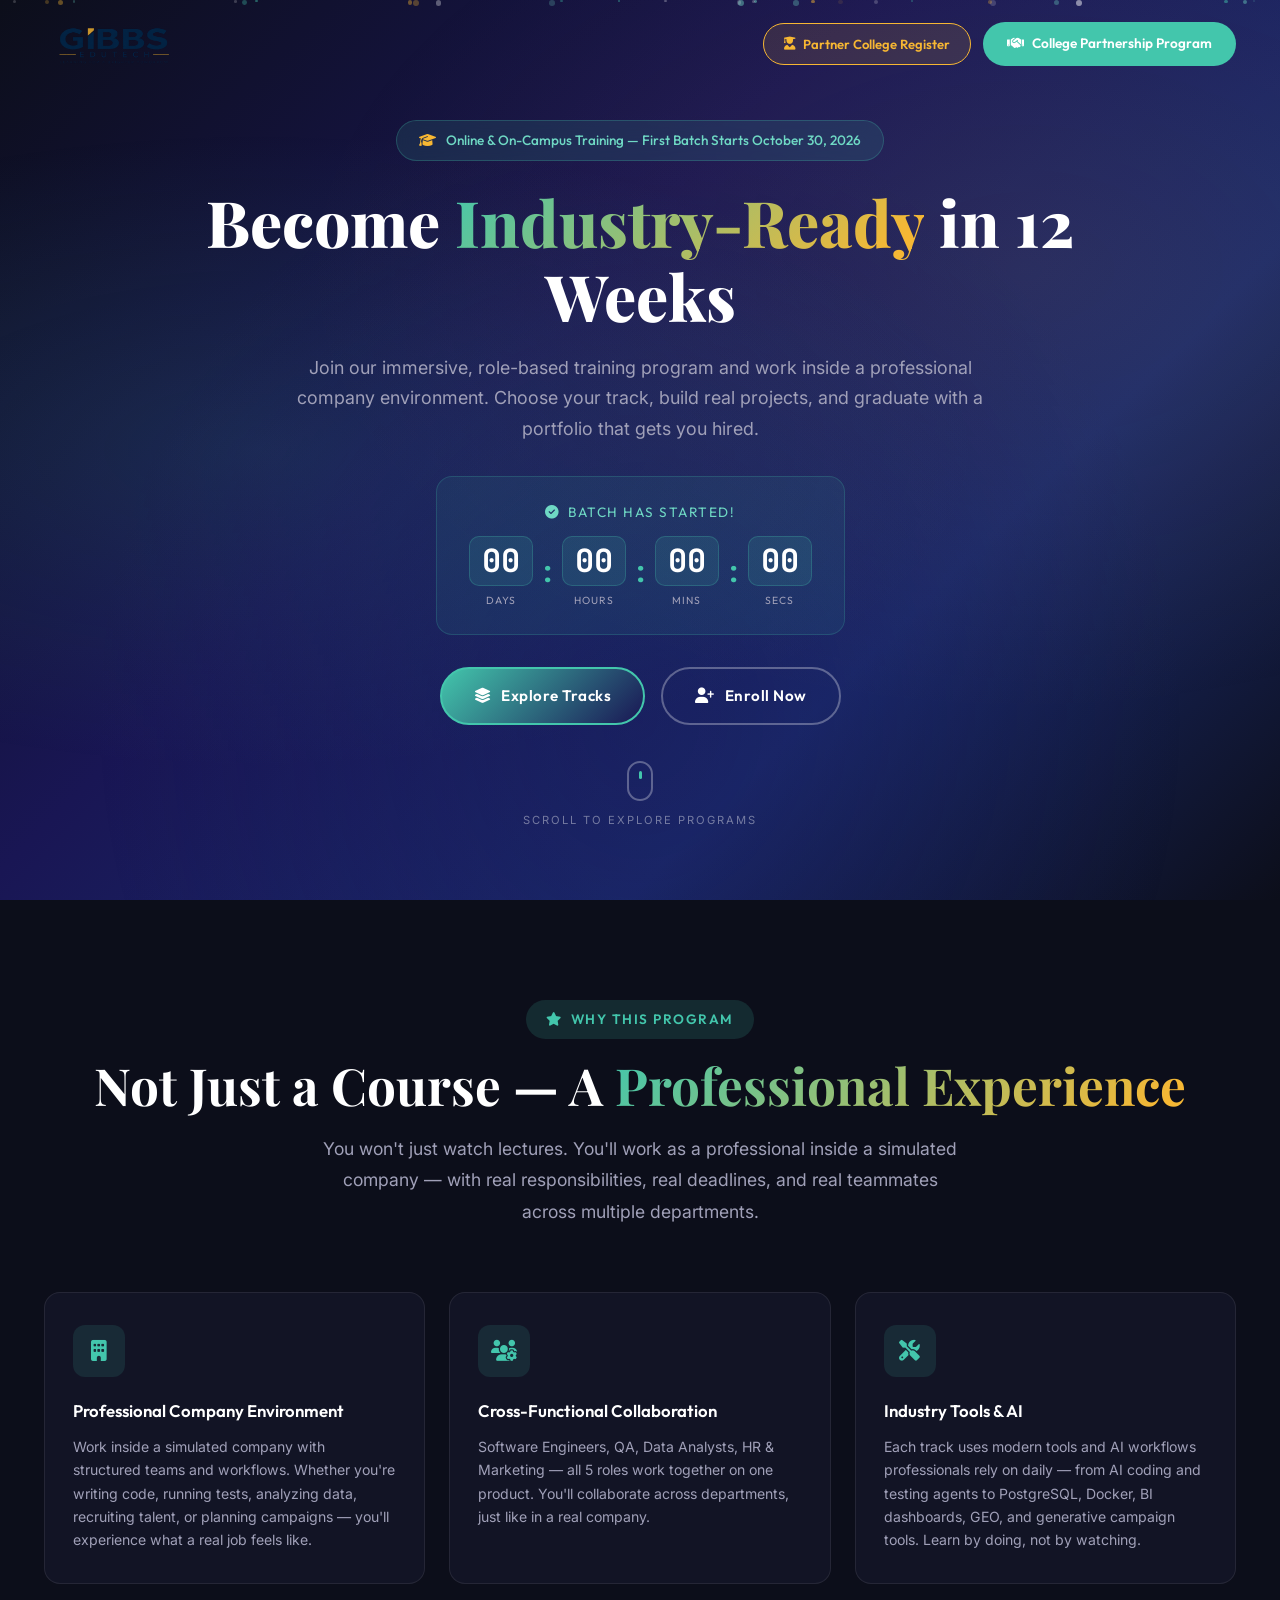
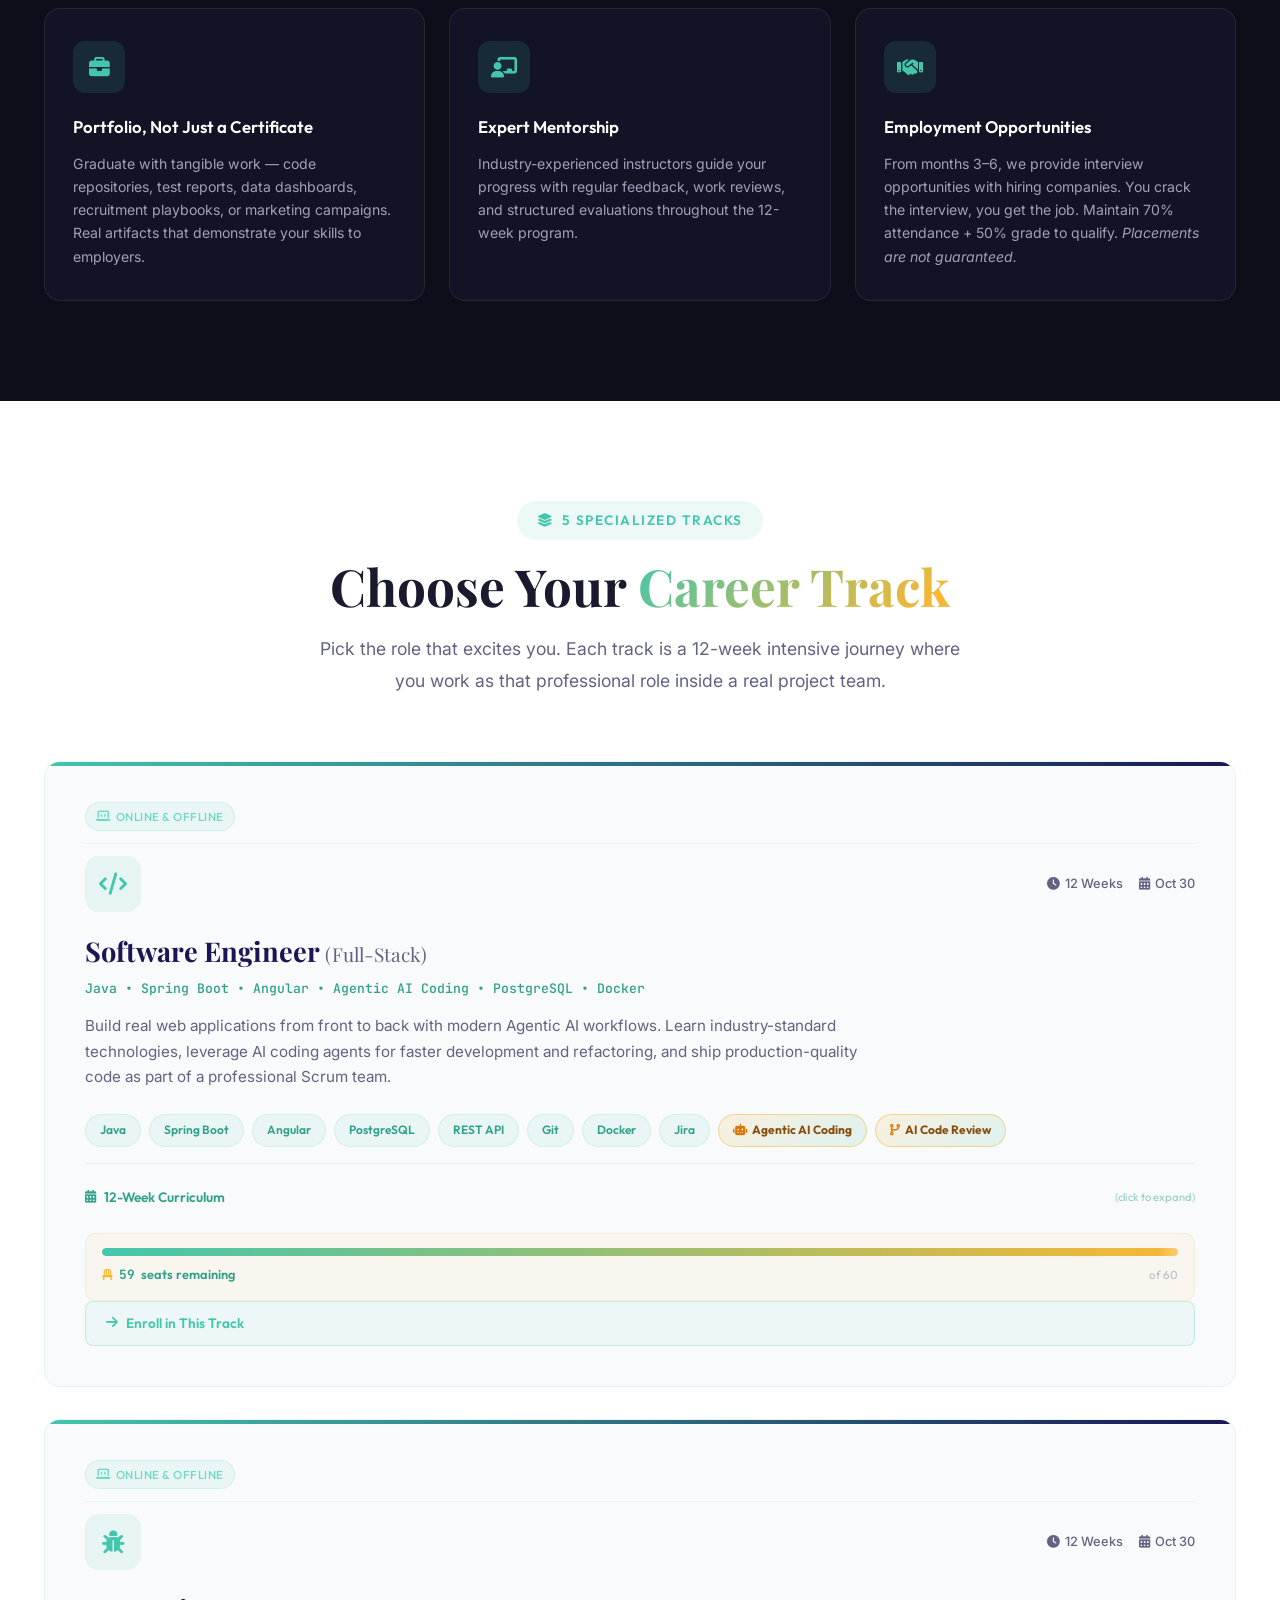
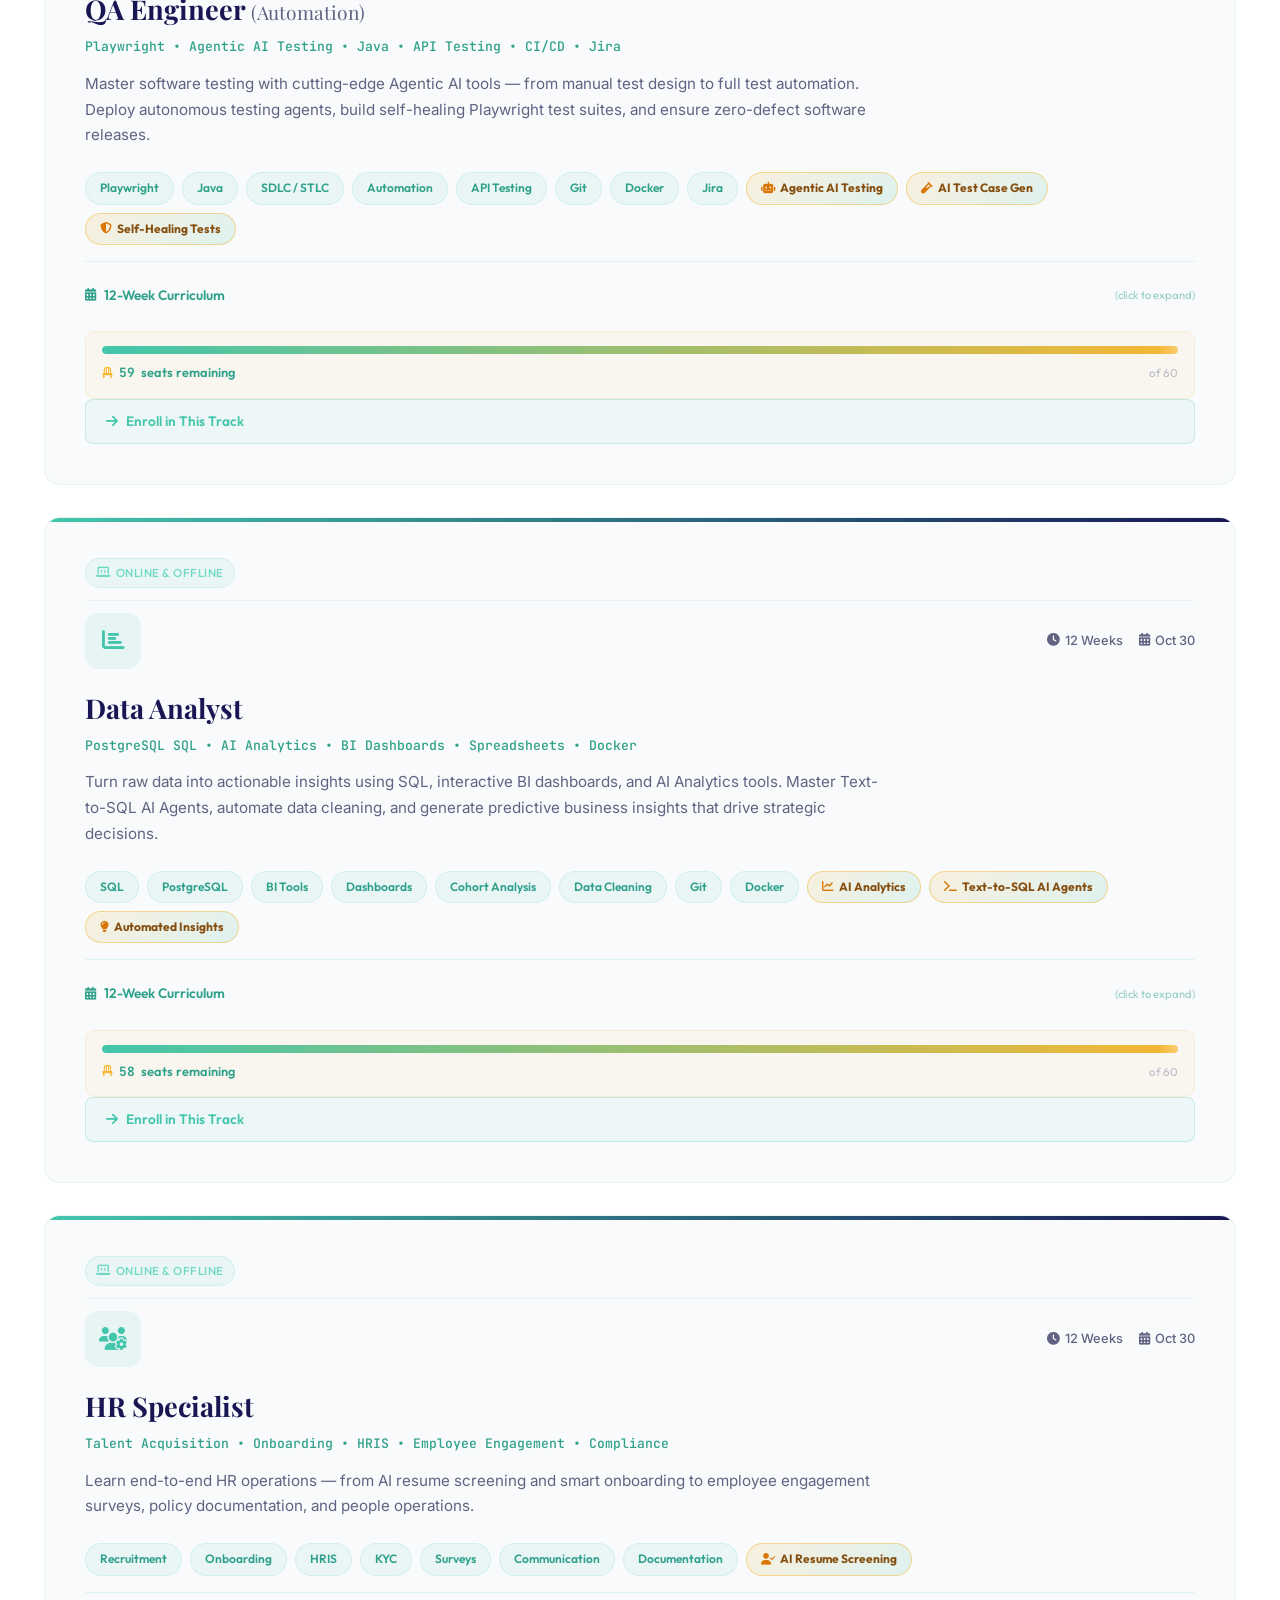
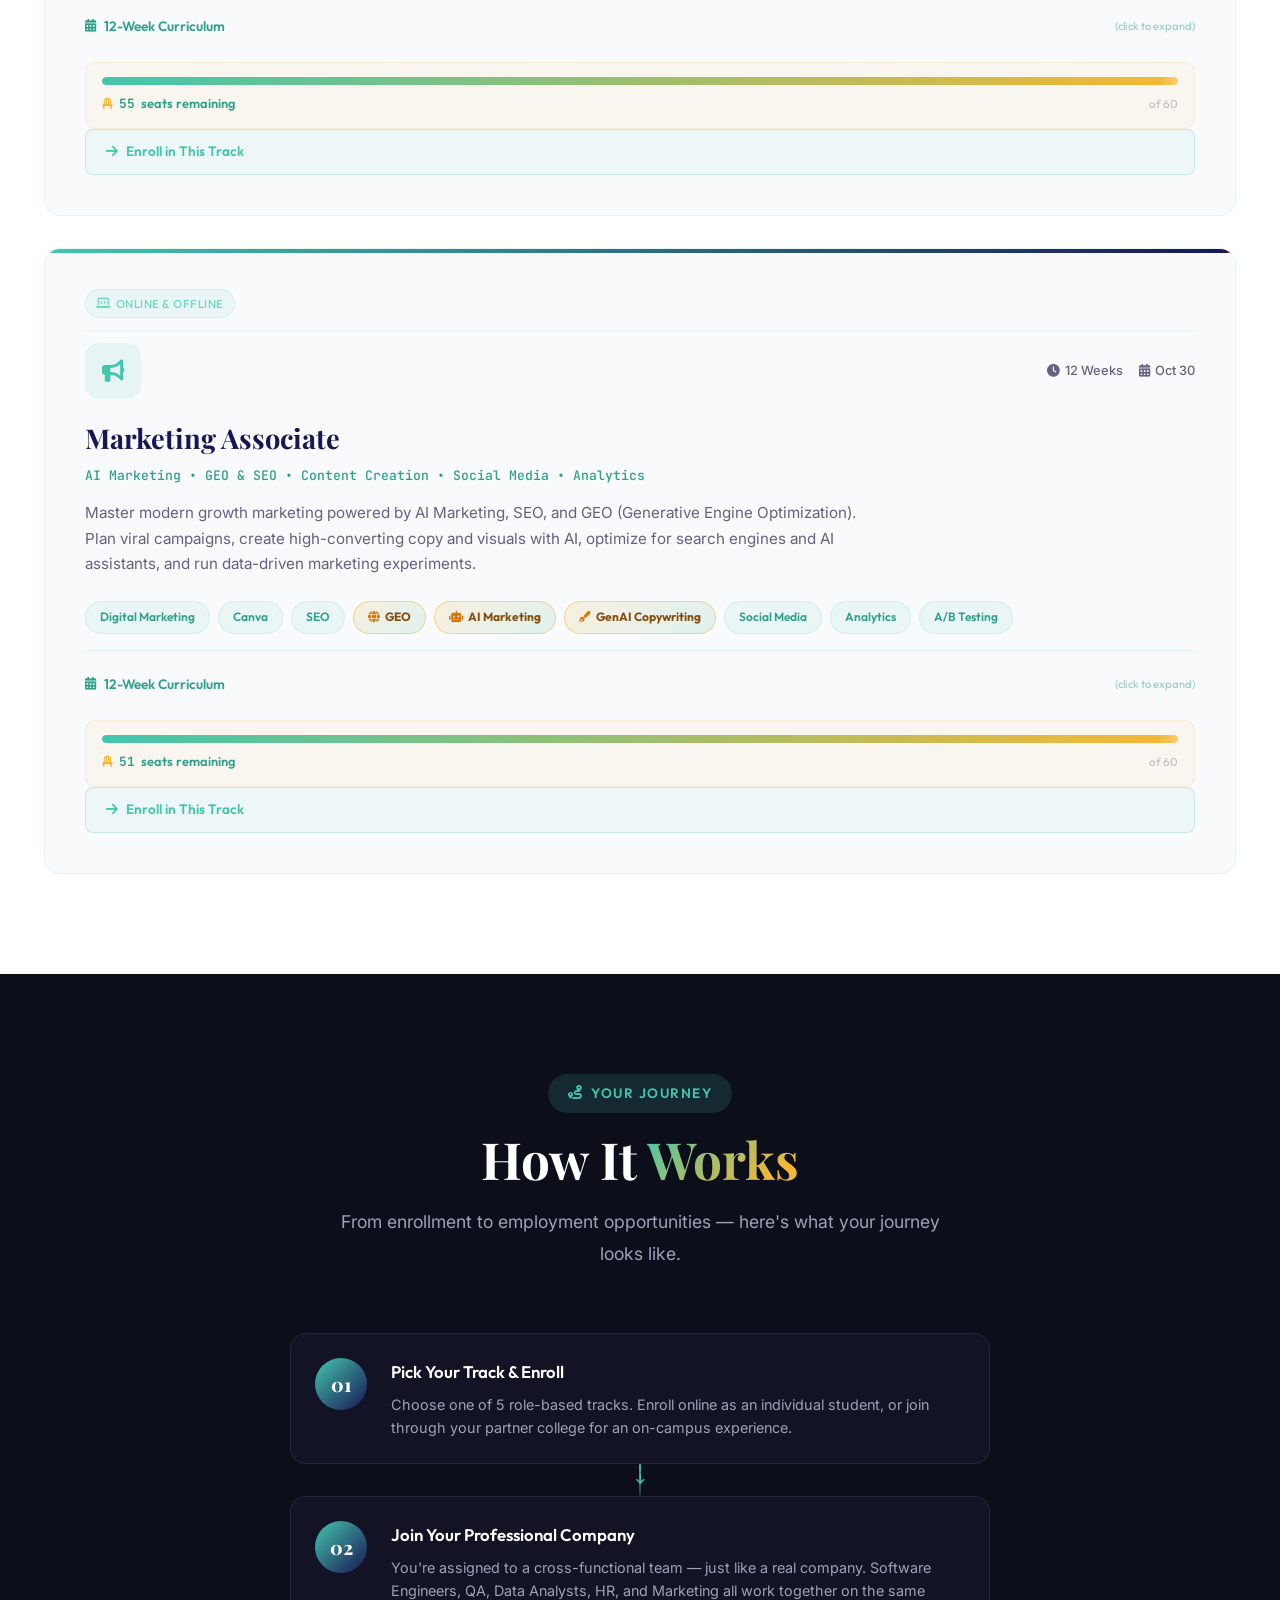
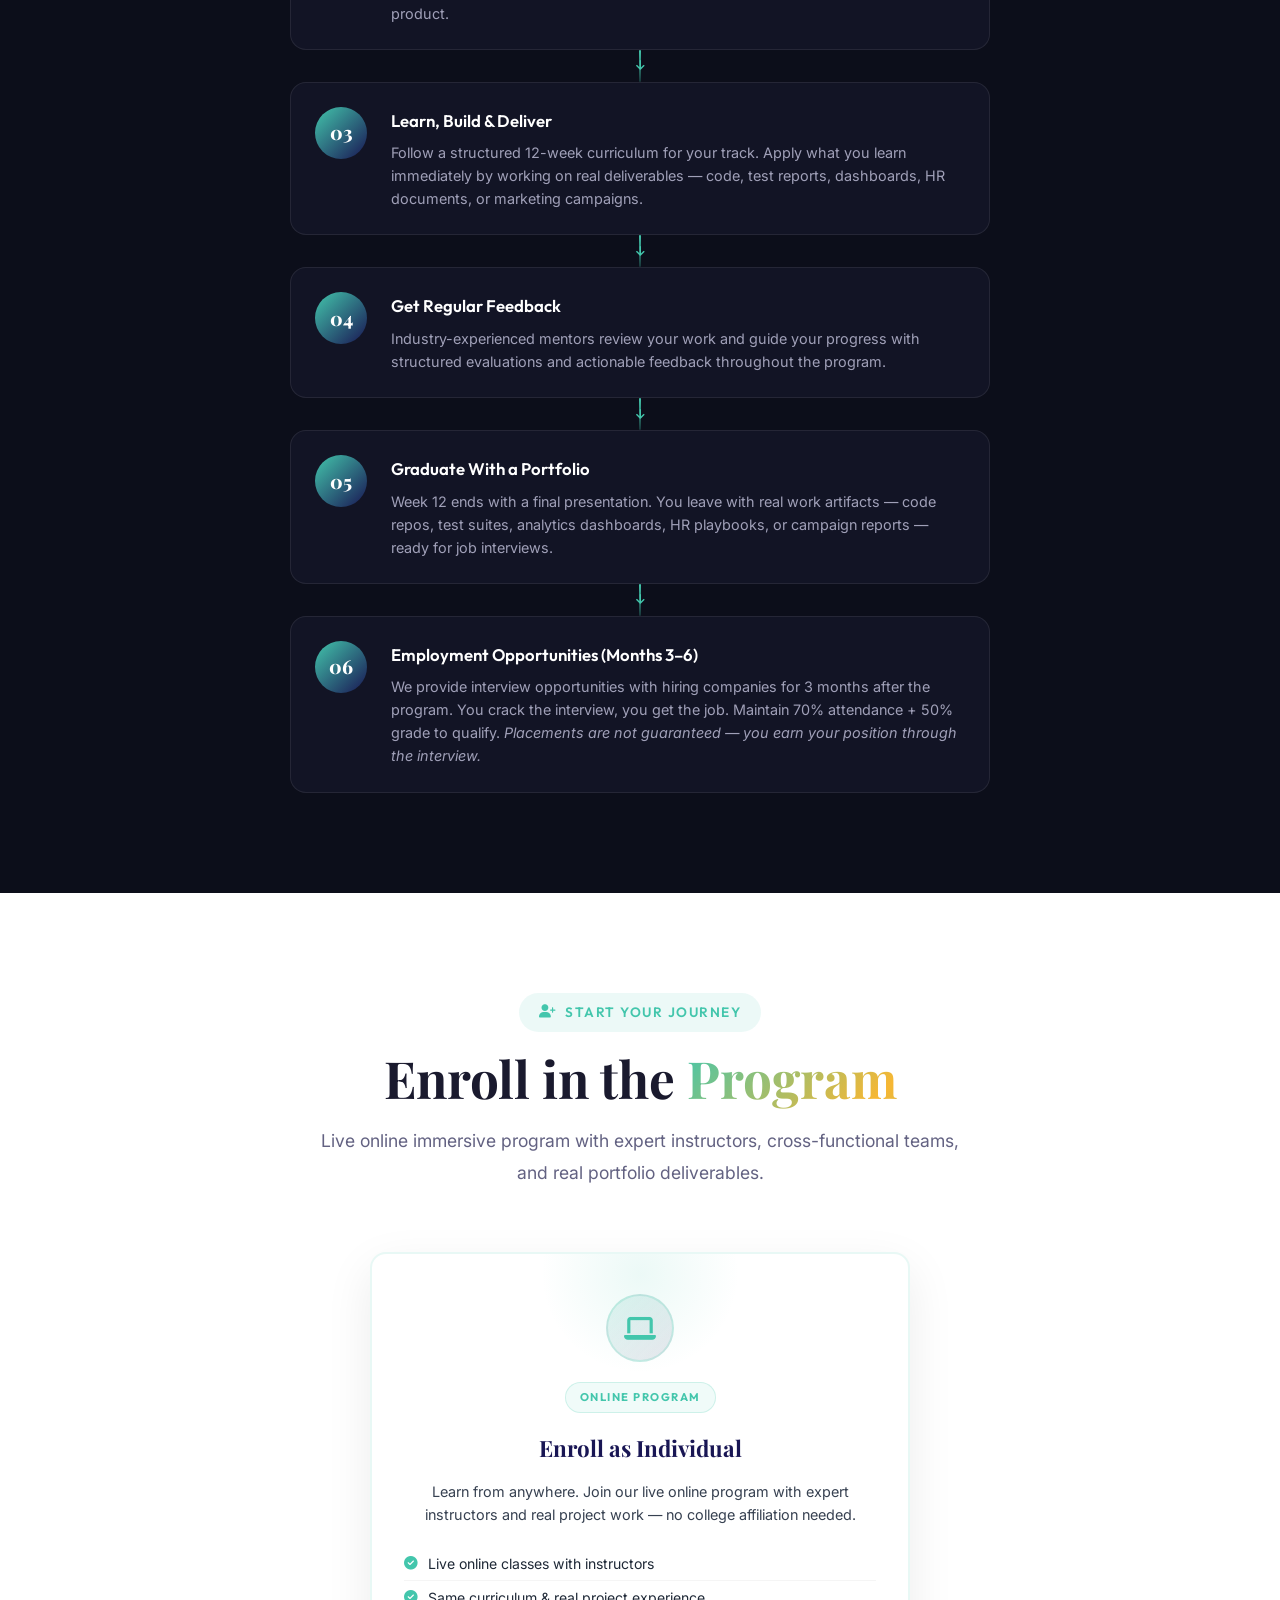
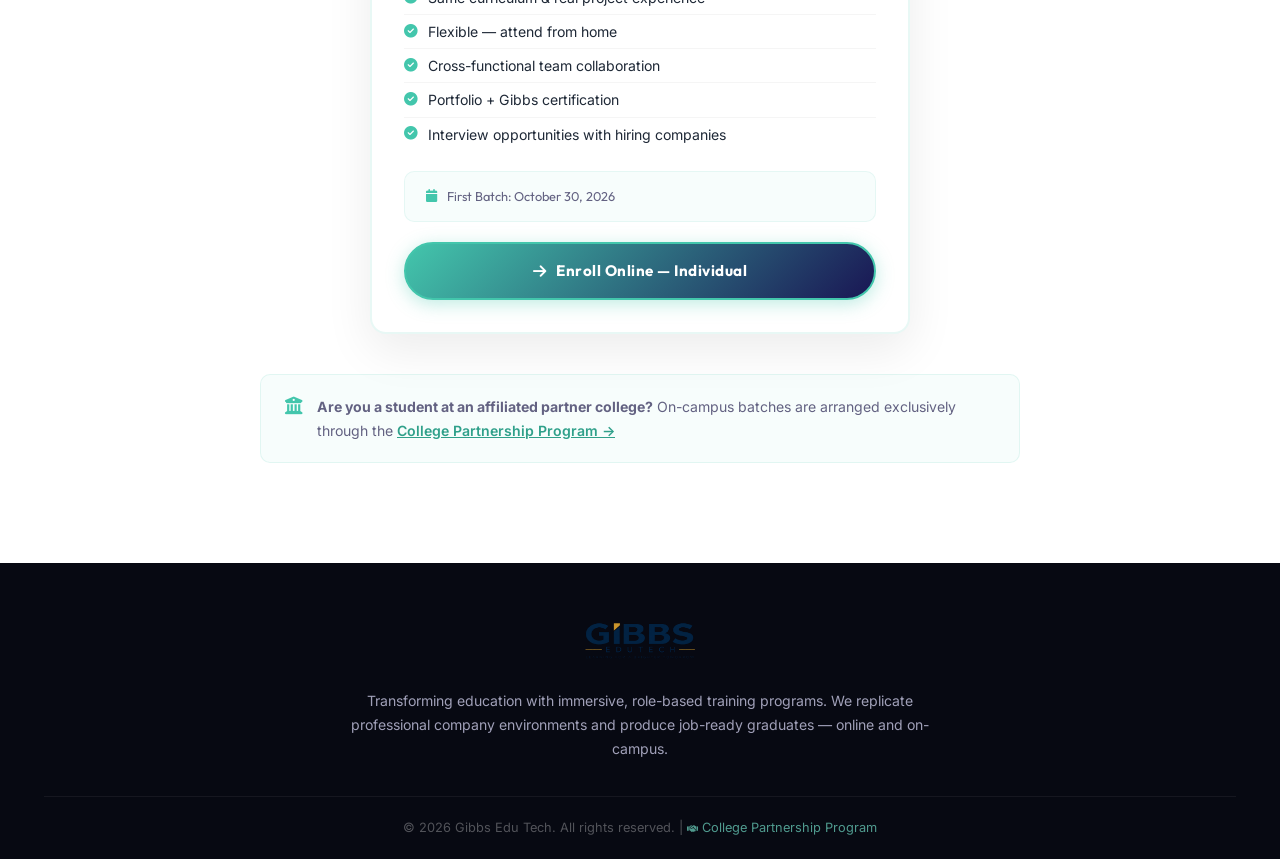
<file: index.html>
<!DOCTYPE html>
<html lang="en">
<head>
    <meta charset="UTF-8">
    <meta name="viewport" content="width=device-width, initial-scale=1.0">
    <title>Gibbs Edu Tech — Industry-Ready Training for Students</title>
    <meta name="description" content="Become an industry-ready professional in 12 weeks. Choose from 5 role-based tracks — Software Engineer, QA Engineer, Data Analyst, HR Specialist & Marketing Associate. First batch starts October 30.">
    <link rel="icon" type="image/png" href="assets/images/gibbs-icon.png">
    <link href="https://fonts.googleapis.com/css2?family=Playfair+Display:wght@400;500;600;700;800;900&family=Inter:wght@300;400;500;600;700;800&family=Outfit:wght@300;400;500;600;700&family=JetBrains+Mono:wght@400;500;600&display=swap" rel="stylesheet">
    <link rel="stylesheet" href="https://cdnjs.cloudflare.com/ajax/libs/font-awesome/6.5.1/css/all.min.css">
    <link rel="stylesheet" href="assets/css/style.css">
    <link rel="stylesheet" href="assets/css/student.css">
</head>
<body class="student-page">

<!-- ===================== NAVIGATION ===================== -->
<nav id="main-nav">
    <div class="nav-inner">
        <a href="index.html" class="nav-logo">
            <img src="assets/images/logo.png" alt="Gibbs Edu Tech Logo" class="logo-img">
        </a>
        <ul class="nav-links">
            <li class="mobile-only"><a href="partnership.html#register"><i class="fas fa-user-graduate" style="font-size:0.85em; margin-right:4px;"></i> Partner College Register</a></li>
            <li class="mobile-only"><a href="partnership.html"><i class="fas fa-handshake" style="font-size:0.85em; margin-right:4px;"></i> College Partnership Program</a></li>
        </ul>
        <div class="nav-actions">
            <a href="partnership.html#register" class="nav-register-btn"><i class="fas fa-user-graduate"></i> Partner College Register</a>
            <a href="partnership.html" class="nav-cta"><i class="fas fa-handshake"></i> College Partnership Program</a>
        </div>
        <button class="mobile-toggle" id="mobileToggle" aria-label="Toggle menu">
            <span></span><span></span><span></span>
        </button>
    </div>
</nav>

<!-- ===================== HERO ===================== -->
<section id="hero" class="student-hero">
    <div class="hero-bg-overlay"></div>
    <div class="hero-particles" id="heroParticles"></div>
    <div class="hero-content">
        <div class="hero-badge animate-fade-up">
            <i class="fas fa-graduation-cap"></i>
            <span>Online & On-Campus Training — First Batch Starts October 30, 2026</span>
        </div>
        <h1 class="hero-title animate-fade-up delay-1">
            Become <span class="gradient-text">Industry-Ready</span> in 12 Weeks
        </h1>
        <p class="hero-subtitle animate-fade-up delay-2">
            Join our immersive, role-based training program and work inside a professional company environment. Choose your track, build real projects, and graduate with a portfolio that gets you hired.
        </p>

        <!-- Countdown Only (seats are now per-track) -->
        <div class="hero-urgency-row animate-fade-up delay-3">
            <div class="countdown-box" id="countdownBox">
                <div class="countdown-label"><i class="fas fa-clock"></i> First Batch Starts In</div>
                <div class="countdown-timer" id="countdownTimer">
                    <div class="countdown-unit">
                        <span class="cd-num" id="cdDays">00</span>
                        <span class="cd-label">Days</span>
                    </div>
                    <div class="countdown-sep">:</div>
                    <div class="countdown-unit">
                        <span class="cd-num" id="cdHours">00</span>
                        <span class="cd-label">Hours</span>
                    </div>
                    <div class="countdown-sep">:</div>
                    <div class="countdown-unit">
                        <span class="cd-num" id="cdMins">00</span>
                        <span class="cd-label">Mins</span>
                    </div>
                    <div class="countdown-sep">:</div>
                    <div class="countdown-unit">
                        <span class="cd-num" id="cdSecs">00</span>
                        <span class="cd-label">Secs</span>
                    </div>
                </div>
            </div>
        </div>

        <div class="hero-buttons animate-fade-up delay-4">
            <a href="#tracks" class="btn btn-primary"><i class="fas fa-layer-group"></i> Explore Tracks</a>
            <a href="#enroll" class="btn btn-outline"><i class="fas fa-user-plus"></i> Enroll Now</a>
        </div>
    </div>
    <div class="scroll-indicator animate-fade-up delay-5" onclick="document.getElementById('what-you-get').scrollIntoView({behavior:'smooth'})">
        <div class="mouse"><div class="mouse-wheel"></div></div>
        <span>Scroll to explore programs</span>
    </div>
</section>

<!-- ===================== WHAT YOU GET ===================== -->
<section id="what-you-get" class="section section-dark">
    <div class="container">
        <div class="section-header">
            <span class="section-tag"><i class="fas fa-star"></i> Why This Program</span>
            <h2 class="section-title">Not Just a Course — A <span class="gradient-text">Professional Experience</span></h2>
            <p class="section-subtitle">You won't just watch lectures. You'll work as a professional inside a simulated company — with real responsibilities, real deadlines, and real teammates across multiple departments.</p>
        </div>

        <div class="value-grid">
            <div class="value-card">
                <div class="value-icon"><i class="fas fa-building"></i></div>
                <h4>Professional Company Environment</h4>
                <p>Work inside a simulated company with structured teams and workflows. Whether you're writing code, running tests, analyzing data, recruiting talent, or planning campaigns — you'll experience what a real job feels like.</p>
            </div>
            <div class="value-card">
                <div class="value-icon"><i class="fas fa-users-cog"></i></div>
                <h4>Cross-Functional Collaboration</h4>
                <p>Software Engineers, QA, Data Analysts, HR & Marketing — all 5 roles work together on one product. You'll collaborate across departments, just like in a real company.</p>
            </div>
            <div class="value-card">
                <div class="value-icon"><i class="fas fa-tools"></i></div>
                <h4>Industry Tools & AI</h4>
                <p>Each track uses modern tools and AI workflows professionals rely on daily — from AI coding and testing agents to PostgreSQL, Docker, BI dashboards, GEO, and generative campaign tools. Learn by doing, not by watching.</p>
            </div>
            <div class="value-card">
                <div class="value-icon"><i class="fas fa-briefcase"></i></div>
                <h4>Portfolio, Not Just a Certificate</h4>
                <p>Graduate with tangible work — code repositories, test reports, data dashboards, recruitment playbooks, or marketing campaigns. Real artifacts that demonstrate your skills to employers.</p>
            </div>
            <div class="value-card">
                <div class="value-icon"><i class="fas fa-chalkboard-teacher"></i></div>
                <h4>Expert Mentorship</h4>
                <p>Industry-experienced instructors guide your progress with regular feedback, work reviews, and structured evaluations throughout the 12-week program.</p>
            </div>
            <div class="value-card">
                <div class="value-icon"><i class="fas fa-handshake"></i></div>
                <h4>Employment Opportunities</h4>
                <p>From months 3–6, we provide interview opportunities with hiring companies. You crack the interview, you get the job. Maintain 70% attendance + 50% grade to qualify. <em>Placements are not guaranteed.</em></p>
            </div>
        </div>
    </div>
</section>

<!-- ===================== TRACKS ===================== -->
<section id="tracks" class="section">
    <div class="container">
        <div class="section-header">
            <span class="section-tag"><i class="fas fa-layer-group"></i> 5 Specialized Tracks</span>
            <h2 class="section-title">Choose Your <span class="gradient-text">Career Track</span></h2>
            <p class="section-subtitle">Pick the role that excites you. Each track is a 12-week intensive journey where you work as that professional role inside a real project team.</p>
        </div>

        <div class="programs-grid student-tracks-grid">

            <!-- Software Engineer -->
            <div class="program-card student-track-card" id="track-se">
                <div class="program-card-accent"></div>
                <div class="track-badge-row">
                    <span class="track-mode"><i class="fas fa-laptop-code"></i> Online & Offline</span>
                </div>
                <div class="program-card-header">
                    <div class="program-icon"><i class="fas fa-code"></i></div>
                    <div class="program-meta">
                        <span class="program-duration"><i class="fas fa-clock"></i> 12 Weeks</span>
                        <span class="program-batch"><i class="fas fa-calendar-alt"></i> Oct 30</span>
                    </div>
                </div>
                <h3 class="program-name">Software Engineer <span>(Full-Stack)</span></h3>
                <p class="program-tagline">Java • Spring Boot • Angular • Agentic AI Coding • PostgreSQL • Docker</p>
                <p class="program-desc">Build real web applications from front to back with modern Agentic AI workflows. Learn industry-standard technologies, leverage AI coding agents for faster development and refactoring, and ship production-quality code as part of a professional Scrum team.</p>
                <div class="program-skills">
                    <span>Java</span><span>Spring Boot</span><span>Angular</span><span>PostgreSQL</span><span>REST API</span><span>Git</span><span>Docker</span><span>Jira</span><span class="skill-ai"><i class="fas fa-robot"></i> Agentic AI Coding</span><span class="skill-ai"><i class="fas fa-code-branch"></i> AI Code Review</span>
                </div>

                <!-- 12-Week Breakdown -->
                <div class="track-curriculum">
                    <h4 class="curriculum-toggle"><i class="fas fa-calendar-alt"></i> 12-Week Curriculum <span class="toggle-hint">(click to expand)</span></h4>
                    <div class="curriculum-weeks" style="display: none;">
                        <div class="week-block"><span class="week-label">Weeks 1–2</span><span class="week-topic">Java Fundamentals & Object-Oriented Programming</span></div>
                        <div class="week-block"><span class="week-label">Weeks 3–4</span><span class="week-topic">Spring Boot, REST APIs & AI-Assisted Architecture</span></div>
                        <div class="week-block"><span class="week-label">Weeks 5–6</span><span class="week-topic">Angular Frontend Development & UI State</span></div>
                        <div class="week-block"><span class="week-label">Weeks 7–8</span><span class="week-topic">PostgreSQL Database Design & Query Optimization</span></div>
                        <div class="week-block"><span class="week-label">Weeks 9–10</span><span class="week-topic">Git, Docker & Agentic AI Developer Workflows</span></div>
                        <div class="week-block"><span class="week-label">Weeks 11–12</span><span class="week-topic">Full-Stack Capstone Project & AI-Accelerated Portfolio</span></div>
                    </div>
                </div>

                <!-- Per-Track Seat Tracker -->
                <div class="track-seat-tracker" data-track="se" data-total="60" data-remaining="60">
                    <div class="track-seat-bar">
                        <div class="track-seat-fill" style="width: 100%;"></div>
                    </div>
                    <div class="track-seat-info">
                        <span class="track-seat-count"><i class="fas fa-chair"></i> <strong>60</strong> seats remaining</span>
                        <span class="track-seat-total">of 60</span>
                    </div>
                </div>

                <a href="#enroll" class="track-enroll-btn"><i class="fas fa-arrow-right"></i> Enroll in This Track</a>
            </div>

            <!-- QA Engineer -->
            <div class="program-card student-track-card" id="track-qa">
                <div class="program-card-accent"></div>
                <div class="track-badge-row">
                    <span class="track-mode"><i class="fas fa-laptop-code"></i> Online & Offline</span>
                </div>
                <div class="program-card-header">
                    <div class="program-icon"><i class="fas fa-bug"></i></div>
                    <div class="program-meta">
                        <span class="program-duration"><i class="fas fa-clock"></i> 12 Weeks</span>
                        <span class="program-batch"><i class="fas fa-calendar-alt"></i> Oct 30</span>
                    </div>
                </div>
                <h3 class="program-name">QA Engineer <span>(Automation)</span></h3>
                <p class="program-tagline">Playwright • Agentic AI Testing • Java • API Testing • CI/CD • Jira</p>
                <p class="program-desc">Master software testing with cutting-edge Agentic AI tools — from manual test design to full test automation. Deploy autonomous testing agents, build self-healing Playwright test suites, and ensure zero-defect software releases.</p>
                <div class="program-skills">
                    <span>Playwright</span><span>Java</span><span>SDLC / STLC</span><span>Automation</span><span>API Testing</span><span>Git</span><span>Docker</span><span>Jira</span><span class="skill-ai"><i class="fas fa-robot"></i> Agentic AI Testing</span><span class="skill-ai"><i class="fas fa-vial"></i> AI Test Case Gen</span><span class="skill-ai"><i class="fas fa-shield-alt"></i> Self-Healing Tests</span>
                </div>

                <!-- 12-Week Breakdown -->
                <div class="track-curriculum">
                    <h4 class="curriculum-toggle"><i class="fas fa-calendar-alt"></i> 12-Week Curriculum <span class="toggle-hint">(click to expand)</span></h4>
                    <div class="curriculum-weeks" style="display: none;">
                        <div class="week-block"><span class="week-label">Weeks 1–2</span><span class="week-topic">Software Testing Fundamentals (SDLC & STLC)</span></div>
                        <div class="week-block"><span class="week-label">Weeks 3–4</span><span class="week-topic">Manual Testing, Scenarios & AI Test Case Design</span></div>
                        <div class="week-block"><span class="week-label">Weeks 5–6</span><span class="week-topic">Java for Test Automation & Core Frameworks</span></div>
                        <div class="week-block"><span class="week-label">Weeks 7–8</span><span class="week-topic">Playwright Automation Framework & Self-Healing Tests</span></div>
                        <div class="week-block"><span class="week-label">Weeks 9–10</span><span class="week-topic">API Testing, CI/CD Integration & Agentic Bug Analysis</span></div>
                        <div class="week-block"><span class="week-label">Weeks 11–12</span><span class="week-topic">AI-Powered Automation Capstone & Portfolio</span></div>
                    </div>
                </div>

                <!-- Per-Track Seat Tracker -->
                <div class="track-seat-tracker" data-track="qa" data-total="60" data-remaining="60">
                    <div class="track-seat-bar">
                        <div class="track-seat-fill" style="width: 100%;"></div>
                    </div>
                    <div class="track-seat-info">
                        <span class="track-seat-count"><i class="fas fa-chair"></i> <strong>60</strong> seats remaining</span>
                        <span class="track-seat-total">of 60</span>
                    </div>
                </div>

                <a href="#enroll" class="track-enroll-btn"><i class="fas fa-arrow-right"></i> Enroll in This Track</a>
            </div>

            <!-- Data Analyst -->
            <div class="program-card student-track-card" id="track-da">
                <div class="program-card-accent"></div>
                <div class="track-badge-row">
                    <span class="track-mode"><i class="fas fa-laptop-code"></i> Online & Offline</span>
                </div>
                <div class="program-card-header">
                    <div class="program-icon"><i class="fas fa-chart-bar"></i></div>
                    <div class="program-meta">
                        <span class="program-duration"><i class="fas fa-clock"></i> 12 Weeks</span>
                        <span class="program-batch"><i class="fas fa-calendar-alt"></i> Oct 30</span>
                    </div>
                </div>
                <h3 class="program-name">Data Analyst</h3>
                <p class="program-tagline">PostgreSQL SQL • AI Analytics • BI Dashboards • Spreadsheets • Docker</p>
                <p class="program-desc">Turn raw data into actionable insights using SQL, interactive BI dashboards, and AI Analytics tools. Master Text-to-SQL AI Agents, automate data cleaning, and generate predictive business insights that drive strategic decisions.</p>
                <div class="program-skills">
                    <span>SQL</span><span>PostgreSQL</span><span>BI Tools</span><span>Dashboards</span><span>Cohort Analysis</span><span>Data Cleaning</span><span>Git</span><span>Docker</span><span class="skill-ai"><i class="fas fa-chart-line"></i> AI Analytics</span><span class="skill-ai"><i class="fas fa-terminal"></i> Text-to-SQL AI Agents</span><span class="skill-ai"><i class="fas fa-lightbulb"></i> Automated Insights</span>
                </div>

                <!-- 12-Week Breakdown -->
                <div class="track-curriculum">
                    <h4 class="curriculum-toggle"><i class="fas fa-calendar-alt"></i> 12-Week Curriculum <span class="toggle-hint">(click to expand)</span></h4>
                    <div class="curriculum-weeks" style="display: none;">
                        <div class="week-block"><span class="week-label">Weeks 1–2</span><span class="week-topic">SQL Fundamentals & PostgreSQL Setup</span></div>
                        <div class="week-block"><span class="week-label">Weeks 3–4</span><span class="week-topic">Advanced SQL, Data Modeling & Text-to-SQL AI Agents</span></div>
                        <div class="week-block"><span class="week-label">Weeks 5–6</span><span class="week-topic">Data Cleaning & AI-Assisted Transformation</span></div>
                        <div class="week-block"><span class="week-label">Weeks 7–8</span><span class="week-topic">BI Tools & Interactive Dashboard Building with AI</span></div>
                        <div class="week-block"><span class="week-label">Weeks 9–10</span><span class="week-topic">Cohort Analysis, Reporting & AI Analytics</span></div>
                        <div class="week-block"><span class="week-label">Weeks 11–12</span><span class="week-topic">Analytics Capstone Project & Executive Portfolio</span></div>
                    </div>
                </div>

                <!-- Per-Track Seat Tracker -->
                <div class="track-seat-tracker" data-track="da" data-total="60" data-remaining="60">
                    <div class="track-seat-bar">
                        <div class="track-seat-fill" style="width: 100%;"></div>
                    </div>
                    <div class="track-seat-info">
                        <span class="track-seat-count"><i class="fas fa-chair"></i> <strong>60</strong> seats remaining</span>
                        <span class="track-seat-total">of 60</span>
                    </div>
                </div>

                <a href="#enroll" class="track-enroll-btn"><i class="fas fa-arrow-right"></i> Enroll in This Track</a>
            </div>

            <!-- HR Specialist -->
            <div class="program-card student-track-card" id="track-hr">
                <div class="program-card-accent"></div>
                <div class="track-badge-row">
                    <span class="track-mode"><i class="fas fa-laptop-code"></i> Online & Offline</span>
                </div>
                <div class="program-card-header">
                    <div class="program-icon"><i class="fas fa-users-cog"></i></div>
                    <div class="program-meta">
                        <span class="program-duration"><i class="fas fa-clock"></i> 12 Weeks</span>
                        <span class="program-batch"><i class="fas fa-calendar-alt"></i> Oct 30</span>
                    </div>
                </div>
                <h3 class="program-name">HR Specialist</h3>
                <p class="program-tagline">Talent Acquisition • Onboarding • HRIS • Employee Engagement • Compliance</p>
                <p class="program-desc">Learn end-to-end HR operations — from AI resume screening and smart onboarding to employee engagement surveys, policy documentation, and people operations.</p>
                <div class="program-skills">
                    <span>Recruitment</span><span>Onboarding</span><span>HRIS</span><span>KYC</span><span>Surveys</span><span>Communication</span><span>Documentation</span><span class="skill-ai"><i class="fas fa-user-check"></i> AI Resume Screening</span>
                </div>

                <!-- 12-Week Breakdown -->
                <div class="track-curriculum">
                    <h4 class="curriculum-toggle"><i class="fas fa-calendar-alt"></i> 12-Week Curriculum <span class="toggle-hint">(click to expand)</span></h4>
                    <div class="curriculum-weeks" style="display: none;">
                        <div class="week-block"><span class="week-label">Weeks 1–2</span><span class="week-topic">HR Fundamentals & Recruitment Basics</span></div>
                        <div class="week-block"><span class="week-label">Weeks 3–4</span><span class="week-topic">Talent Acquisition & AI Candidate Screening</span></div>
                        <div class="week-block"><span class="week-label">Weeks 5–6</span><span class="week-topic">Onboarding Automation, KYC & Documentation</span></div>
                        <div class="week-block"><span class="week-label">Weeks 7–8</span><span class="week-topic">Employee Engagement & Feedback Surveys</span></div>
                        <div class="week-block"><span class="week-label">Weeks 9–10</span><span class="week-topic">HR Operations, Compliance & Workflow Automation</span></div>
                        <div class="week-block"><span class="week-label">Weeks 11–12</span><span class="week-topic">HR Strategy Capstone Project & Portfolio</span></div>
                    </div>
                </div>

                <!-- Per-Track Seat Tracker -->
                <div class="track-seat-tracker" data-track="hr" data-total="60" data-remaining="60">
                    <div class="track-seat-bar">
                        <div class="track-seat-fill" style="width: 100%;"></div>
                    </div>
                    <div class="track-seat-info">
                        <span class="track-seat-count"><i class="fas fa-chair"></i> <strong>60</strong> seats remaining</span>
                        <span class="track-seat-total">of 60</span>
                    </div>
                </div>

                <a href="#enroll" class="track-enroll-btn"><i class="fas fa-arrow-right"></i> Enroll in This Track</a>
            </div>

            <!-- Marketing Associate -->
            <div class="program-card student-track-card" id="track-mkt">
                <div class="program-card-accent"></div>
                <div class="track-badge-row">
                    <span class="track-mode"><i class="fas fa-laptop-code"></i> Online & Offline</span>
                </div>
                <div class="program-card-header">
                    <div class="program-icon"><i class="fas fa-bullhorn"></i></div>
                    <div class="program-meta">
                        <span class="program-duration"><i class="fas fa-clock"></i> 12 Weeks</span>
                        <span class="program-batch"><i class="fas fa-calendar-alt"></i> Oct 30</span>
                    </div>
                </div>
                <h3 class="program-name">Marketing Associate</h3>
                <p class="program-tagline">AI Marketing • GEO & SEO • Content Creation • Social Media • Analytics</p>
                <p class="program-desc">Master modern growth marketing powered by AI Marketing, SEO, and GEO (Generative Engine Optimization). Plan viral campaigns, create high-converting copy and visuals with AI, optimize for search engines and AI assistants, and run data-driven marketing experiments.</p>
                <div class="program-skills">
                    <span>Digital Marketing</span><span>Canva</span><span>SEO</span><span class="skill-ai"><i class="fas fa-globe"></i> GEO</span><span class="skill-ai"><i class="fas fa-robot"></i> AI Marketing</span><span class="skill-ai"><i class="fas fa-pen-fancy"></i> GenAI Copywriting</span><span>Social Media</span><span>Analytics</span><span>A/B Testing</span>
                </div>

                <!-- 12-Week Breakdown -->
                <div class="track-curriculum">
                    <h4 class="curriculum-toggle"><i class="fas fa-calendar-alt"></i> 12-Week Curriculum <span class="toggle-hint">(click to expand)</span></h4>
                    <div class="curriculum-weeks" style="display: none;">
                        <div class="week-block"><span class="week-label">Weeks 1–2</span><span class="week-topic">Marketing Fundamentals & Market Research</span></div>
                        <div class="week-block"><span class="week-label">Weeks 3–4</span><span class="week-topic">Digital Marketing, SEO & GEO (Generative Engine Optimization)</span></div>
                        <div class="week-block"><span class="week-label">Weeks 5–6</span><span class="week-topic">Generative AI Content Creation (Copy & Creatives)</span></div>
                        <div class="week-block"><span class="week-label">Weeks 7–8</span><span class="week-topic">Multichannel Campaign Planning & Execution</span></div>
                        <div class="week-block"><span class="week-label">Weeks 9–10</span><span class="week-topic">Marketing Analytics, A/B Testing & AI Marketing Campaigns</span></div>
                        <div class="week-block"><span class="week-label">Weeks 11–12</span><span class="week-topic">AI-Powered Marketing Capstone & Portfolio</span></div>
                    </div>
                </div>

                <!-- Per-Track Seat Tracker -->
                <div class="track-seat-tracker" data-track="mkt" data-total="60" data-remaining="60">
                    <div class="track-seat-bar">
                        <div class="track-seat-fill" style="width: 100%;"></div>
                    </div>
                    <div class="track-seat-info">
                        <span class="track-seat-count"><i class="fas fa-chair"></i> <strong>60</strong> seats remaining</span>
                        <span class="track-seat-total">of 60</span>
                    </div>
                </div>

                <a href="#enroll" class="track-enroll-btn"><i class="fas fa-arrow-right"></i> Enroll in This Track</a>
            </div>

        </div>
    </div>
</section>

<!-- ===================== HOW IT WORKS ===================== -->
<section id="how-it-works" class="section section-dark">
    <div class="container">
        <div class="section-header">
            <span class="section-tag"><i class="fas fa-route"></i> Your Journey</span>
            <h2 class="section-title">How It <span class="gradient-text">Works</span></h2>
            <p class="section-subtitle">From enrollment to employment opportunities — here's what your journey looks like.</p>
        </div>

        <div class="methodology-flow">
            <div class="method-step">
                <div class="method-number">01</div>
                <div class="method-content">
                    <h4>Pick Your Track & Enroll</h4>
                    <p>Choose one of 5 role-based tracks. Enroll online as an individual student, or join through your partner college for an on-campus experience.</p>
                </div>
            </div>
            <div class="method-connector"><i class="fas fa-arrow-down"></i></div>
            <div class="method-step">
                <div class="method-number">02</div>
                <div class="method-content">
                    <h4>Join Your Professional Company</h4>
                    <p>You're assigned to a cross-functional team — just like a real company. Software Engineers, QA, Data Analysts, HR, and Marketing all work together on the same product.</p>
                </div>
            </div>
            <div class="method-connector"><i class="fas fa-arrow-down"></i></div>
            <div class="method-step">
                <div class="method-number">03</div>
                <div class="method-content">
                    <h4>Learn, Build & Deliver</h4>
                    <p>Follow a structured 12-week curriculum for your track. Apply what you learn immediately by working on real deliverables — code, test reports, dashboards, HR documents, or marketing campaigns.</p>
                </div>
            </div>
            <div class="method-connector"><i class="fas fa-arrow-down"></i></div>
            <div class="method-step">
                <div class="method-number">04</div>
                <div class="method-content">
                    <h4>Get Regular Feedback</h4>
                    <p>Industry-experienced mentors review your work and guide your progress with structured evaluations and actionable feedback throughout the program.</p>
                </div>
            </div>
            <div class="method-connector"><i class="fas fa-arrow-down"></i></div>
            <div class="method-step">
                <div class="method-number">05</div>
                <div class="method-content">
                    <h4>Graduate With a Portfolio</h4>
                    <p>Week 12 ends with a final presentation. You leave with real work artifacts — code repos, test suites, analytics dashboards, HR playbooks, or campaign reports — ready for job interviews.</p>
                </div>
            </div>
            <div class="method-connector"><i class="fas fa-arrow-down"></i></div>
            <div class="method-step">
                <div class="method-number">06</div>
                <div class="method-content">
                    <h4>Employment Opportunities (Months 3–6)</h4>
                    <p>We provide interview opportunities with hiring companies for 3 months after the program. You crack the interview, you get the job. Maintain 70% attendance + 50% grade to qualify. <em>Placements are not guaranteed — you earn your position through the interview.</em></p>
                </div>
            </div>
        </div>
    </div>
</section>

<!-- ===================== ENROLLMENT ===================== -->
<section id="enroll" class="section">
    <div class="container">
        <div class="section-header">
            <span class="section-tag"><i class="fas fa-user-plus"></i> Start Your Journey</span>
            <h2 class="section-title">Enroll in the <span class="gradient-text">Program</span></h2>
            <p class="section-subtitle">Live online immersive program with expert instructors, cross-functional teams, and real portfolio deliverables.</p>
        </div>

        <div class="enroll-options-grid">
            <!-- Online / Individual -->
            <div class="enroll-card enroll-online">
                <div class="enroll-card-glow"></div>
                <div class="enroll-icon-wrap">
                    <div class="enroll-icon"><i class="fas fa-laptop"></i></div>
                </div>
                <div class="enroll-badge">Online Program</div>
                <h3>Enroll as Individual</h3>
                <p class="enroll-desc">Learn from anywhere. Join our live online program with expert instructors and real project work — no college affiliation needed.</p>
                <ul class="enroll-features">
                    <li><i class="fas fa-check-circle"></i> Live online classes with instructors</li>
                    <li><i class="fas fa-check-circle"></i> Same curriculum & real project experience</li>
                    <li><i class="fas fa-check-circle"></i> Flexible — attend from home</li>
                    <li><i class="fas fa-check-circle"></i> Cross-functional team collaboration</li>
                    <li><i class="fas fa-check-circle"></i> Portfolio + Gibbs certification</li>
                    <li><i class="fas fa-check-circle"></i> Interview opportunities with hiring companies</li>
                </ul>
                <div class="enroll-batch-info">
                    <span><i class="fas fa-calendar"></i> First Batch: October 30, 2026</span>
                </div>
                <a href="#" class="btn btn-primary enroll-cta"><i class="fas fa-arrow-right"></i> Enroll Online — Individual</a>
            </div>
        </div>

        <!-- Additional Info -->
        <div class="enroll-note animate-fade-up">
            <i class="fas fa-university"></i>
            <p><strong>Are you a student at an affiliated partner college?</strong> On-campus batches are arranged exclusively through the <a href="partnership.html#register" style="color: var(--primary-dark); font-weight: 600; text-decoration: underline;">College Partnership Program &rarr;</a></p>
        </div>
    </div>
</section>

<!-- ===================== FOOTER ===================== -->
<footer id="footer">
    <div class="container">
        <div class="footer-simple">
            <div class="footer-brand-section">
                <a href="index.html" class="nav-logo" style="display: inline-block; margin-bottom: 8px;">
                    <img src="assets/images/logo.png" alt="Gibbs Edu Tech Logo" class="logo-img">
                </a>
                <p class="footer-desc">Transforming education with immersive, role-based training programs. We replicate professional company environments and produce job-ready graduates — online and on-campus.</p>
            </div>
        </div>
        <div class="footer-bottom">
            <p>&copy; 2026 Gibbs Edu Tech. All rights reserved. | <a href="partnership.html" style="color: var(--primary-light); opacity: 0.7; transition: opacity 0.2s;" onmouseover="this.style.opacity='1'" onmouseout="this.style.opacity='0.7'"><i class="fas fa-handshake" style="font-size: 0.7em; margin-right: 4px;"></i>College Partnership Program</a></p>
        </div>
    </div>
</footer>

<!-- Back to Top -->
<button id="backToTop" aria-label="Back to top"><i class="fas fa-arrow-up"></i></button>

<script src="assets/js/script.js"></script>
<script src="assets/js/student.js"></script>
</body>
</html>
</file>
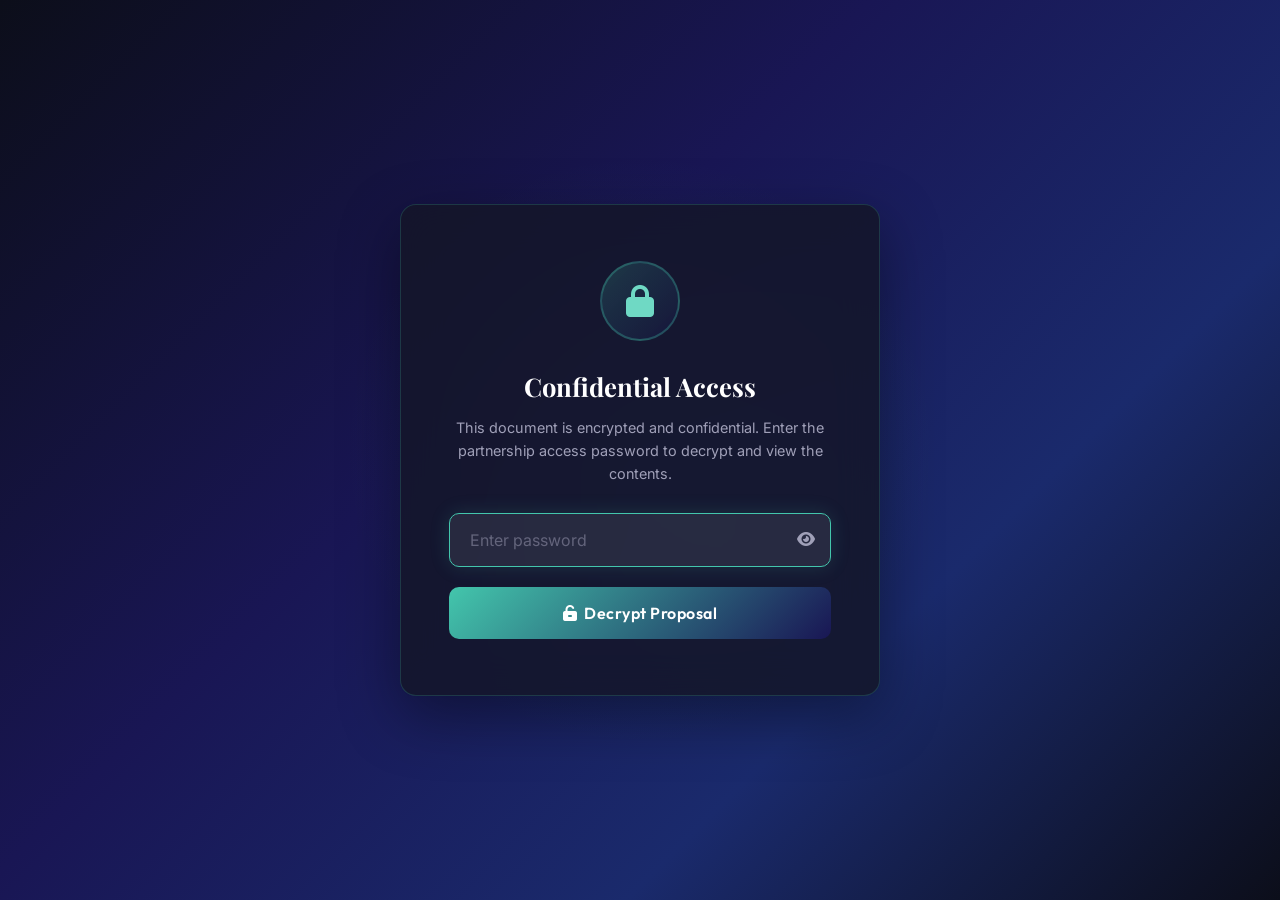
<file: commission.html>
<!DOCTYPE html>
<html lang="en">
<head>
    <meta charset="UTF-8">
    <meta name="viewport" content="width=device-width, initial-scale=1.0">
    <title>Gibbs Edu Tech — Commission Structure (Confidential)</title>
    <meta name="description" content="Confidential commission structure for Gibbs Edu Tech college partnership program.">
    <link href="https://fonts.googleapis.com/css2?family=Playfair+Display:wght@400;500;600;700;800;900&family=Inter:wght@300;400;500;600;700;800&family=Outfit:wght@300;400;500;600;700&family=JetBrains+Mono:wght@400;500;600&display=swap" rel="stylesheet">
    <link rel="stylesheet" href="https://cdnjs.cloudflare.com/ajax/libs/font-awesome/6.5.1/css/all.min.css">
    <link rel="stylesheet" href="style.css">
    <style>
        /* ===== PASSWORD GATE ===== */
        .password-gate {
            min-height: 100vh;
            display: flex;
            align-items: center;
            justify-content: center;
            background: var(--gradient-hero);
            position: relative;
            overflow: hidden;
        }

        .password-gate::before {
            content: '';
            position: absolute;
            top: 50%;
            left: 50%;
            transform: translate(-50%, -50%);
            width: 600px;
            height: 600px;
            background: var(--gradient-glow);
            border-radius: 50%;
            opacity: 0.6;
            animation: pulse-glow 4s ease-in-out infinite;
        }

        @keyframes pulse-glow {
            0%, 100% { transform: translate(-50%, -50%) scale(1); opacity: 0.4; }
            50% { transform: translate(-50%, -50%) scale(1.15); opacity: 0.7; }
        }

        .password-card {
            background: var(--bg-card-dark);
            border: 1px solid rgba(67, 198, 172, 0.2);
            border-radius: var(--border-radius);
            padding: 56px 48px;
            max-width: 480px;
            width: 90%;
            text-align: center;
            position: relative;
            z-index: 2;
            backdrop-filter: blur(20px);
            box-shadow: 0 20px 60px rgba(0, 0, 0, 0.4);
        }

        .password-card .lock-icon {
            width: 80px;
            height: 80px;
            margin: 0 auto 24px;
            border-radius: 50%;
            background: linear-gradient(135deg, rgba(67, 198, 172, 0.2), rgba(25, 22, 84, 0.3));
            border: 2px solid rgba(67, 198, 172, 0.3);
            display: flex;
            align-items: center;
            justify-content: center;
            font-size: 2rem;
            color: var(--primary-light);
            animation: float-icon 3s ease-in-out infinite;
        }

        @keyframes float-icon {
            0%, 100% { transform: translateY(0); }
            50% { transform: translateY(-8px); }
        }

        .password-card h2 {
            font-family: var(--font-display);
            font-size: 1.6rem;
            font-weight: 700;
            color: var(--text-white);
            margin-bottom: 8px;
        }

        .password-card p {
            color: var(--text-light);
            font-size: 0.9rem;
            margin-bottom: 28px;
            line-height: 1.6;
        }

        .password-input-group {
            position: relative;
            margin-bottom: 20px;
        }

        .password-input-group input {
            width: 100%;
            padding: 16px 52px 16px 20px;
            border-radius: var(--border-radius-sm);
            border: 1px solid rgba(67, 198, 172, 0.2);
            background: rgba(255, 255, 255, 0.05);
            color: var(--text-white);
            font-family: var(--font-body);
            font-size: 1rem;
            outline: none;
            transition: all var(--transition-fast);
            letter-spacing: 2px;
        }

        .password-input-group input:focus {
            border-color: var(--primary);
            box-shadow: 0 0 20px rgba(67, 198, 172, 0.15);
            background: rgba(255, 255, 255, 0.08);
        }

        .password-input-group input::placeholder {
            letter-spacing: 0;
            color: var(--text-light);
            opacity: 0.5;
        }

        .password-input-group .toggle-password {
            position: absolute;
            right: 16px;
            top: 50%;
            transform: translateY(-50%);
            background: none;
            border: none;
            color: var(--text-light);
            cursor: pointer;
            font-size: 1rem;
            transition: color var(--transition-fast);
        }

        .password-input-group .toggle-password:hover {
            color: var(--primary);
        }

        .password-error {
            color: var(--danger);
            font-size: 0.82rem;
            margin-bottom: 16px;
            display: none;
            animation: shake 0.4s ease;
        }

        .password-error.show {
            display: block;
        }

        @keyframes shake {
            0%, 100% { transform: translateX(0); }
            25% { transform: translateX(-8px); }
            75% { transform: translateX(8px); }
        }

        .password-submit {
            width: 100%;
            padding: 16px;
            border: none;
            border-radius: var(--border-radius-sm);
            background: var(--gradient-primary);
            color: var(--text-white);
            font-family: var(--font-accent);
            font-size: 1rem;
            font-weight: 600;
            cursor: pointer;
            transition: all var(--transition-med);
            letter-spacing: 0.5px;
        }

        .password-submit:hover {
            transform: translateY(-2px);
            box-shadow: 0 8px 25px rgba(67, 198, 172, 0.3);
        }

        .password-submit:active {
            transform: translateY(0);
        }

        /* ===== COMMISSION CONTENT (HIDDEN BY DEFAULT) ===== */
        .commission-content {
            display: none;
        }

        .commission-content.unlocked {
            display: block;
            animation: fadeInUp 0.8s ease forwards;
        }

        @keyframes fadeInUp {
            from { opacity: 0; transform: translateY(30px); }
            to { opacity: 1; transform: translateY(0); }
        }

        /* ===== COMMISSION HERO ===== */
        .commission-hero {
            background: var(--gradient-hero);
            padding: 120px 0 60px;
            text-align: center;
            position: relative;
        }

        .commission-hero::after {
            content: '';
            position: absolute;
            bottom: 0;
            left: 0;
            right: 0;
            height: 80px;
            background: linear-gradient(transparent, var(--bg-white));
        }

        .commission-hero .confidential-badge {
            display: inline-flex;
            align-items: center;
            gap: 8px;
            padding: 8px 20px;
            border-radius: 50px;
            background: rgba(231, 76, 60, 0.15);
            border: 1px solid rgba(231, 76, 60, 0.3);
            color: #e74c3c;
            font-family: var(--font-accent);
            font-size: 0.75rem;
            font-weight: 700;
            letter-spacing: 2px;
            text-transform: uppercase;
            margin-bottom: 20px;
        }

        .commission-hero h1 {
            font-family: var(--font-display);
            font-size: 2.8rem;
            font-weight: 800;
            color: var(--text-white);
            margin-bottom: 12px;
        }

        .commission-hero p {
            color: var(--text-on-dark);
            font-size: 1.05rem;
            max-width: 600px;
            margin: 0 auto;
            line-height: 1.7;
        }

        /* ===== COMMISSION SECTION ===== */
        .commission-section {
            padding: 80px 0 100px;
            background: var(--bg-white);
        }

        .commission-intro {
            text-align: center;
            max-width: 700px;
            margin: 0 auto 56px;
        }

        .commission-intro h2 {
            font-family: var(--font-display);
            font-size: 2rem;
            font-weight: 700;
            color: var(--text-primary);
            margin-bottom: 12px;
        }

        .commission-intro p {
            color: var(--text-secondary);
            font-size: 0.95rem;
            line-height: 1.7;
        }

        /* Commission Tiers Grid */
        .commission-tiers {
            display: grid;
            grid-template-columns: repeat(4, 1fr);
            gap: 24px;
            margin-bottom: 56px;
        }

        .commission-tier-card {
            border-radius: var(--border-radius);
            padding: 36px 28px;
            text-align: center;
            position: relative;
            overflow: hidden;
            transition: all var(--transition-med);
            border: 1px solid rgba(67, 198, 172, 0.12);
        }

        .commission-tier-card::before {
            content: '';
            position: absolute;
            top: 0;
            left: 0;
            right: 0;
            height: 4px;
            border-radius: 4px 4px 0 0;
        }

        .commission-tier-card:hover {
            transform: translateY(-8px);
            box-shadow: var(--shadow-lg);
        }

        /* Tier Colors */
        .tier-bronze { background: linear-gradient(180deg, #fef3e2 0%, #ffffff 100%); }
        .tier-bronze::before { background: linear-gradient(90deg, #cd7f32, #e8a858); }
        .tier-bronze .tier-percentage { color: #cd7f32; }

        .tier-silver { background: linear-gradient(180deg, #f0f0f5 0%, #ffffff 100%); }
        .tier-silver::before { background: linear-gradient(90deg, #808090, #a8a8b8); }
        .tier-silver .tier-percentage { color: #6a6a80; }

        .tier-gold { background: linear-gradient(180deg, #fdf7e4 0%, #ffffff 100%); }
        .tier-gold::before { background: linear-gradient(90deg, #d4a017, #f7cf2e); }
        .tier-gold .tier-percentage { color: #b8860b; }

        .tier-platinum {
            background: linear-gradient(180deg, #e8f8f5 0%, #ffffff 100%);
            border-color: rgba(67, 198, 172, 0.3);
            box-shadow: 0 4px 20px rgba(67, 198, 172, 0.1);
        }
        .tier-platinum::before { background: var(--gradient-primary); }
        .tier-platinum .tier-percentage { color: var(--primary-dark); }

        .tier-label {
            font-family: var(--font-accent);
            font-size: 0.7rem;
            font-weight: 700;
            letter-spacing: 2px;
            text-transform: uppercase;
            color: var(--text-secondary);
            margin-bottom: 16px;
        }

        .tier-students {
            display: flex;
            align-items: center;
            justify-content: center;
            gap: 8px;
            margin-bottom: 8px;
        }

        .tier-students i {
            font-size: 1.2rem;
            color: var(--primary);
        }

        .tier-students-count {
            font-family: var(--font-display);
            font-size: 1.8rem;
            font-weight: 800;
            color: var(--text-primary);
        }

        .tier-students-label {
            font-size: 0.8rem;
            color: var(--text-secondary);
            margin-bottom: 24px;
        }

        .tier-divider {
            width: 40px;
            height: 2px;
            background: rgba(67, 198, 172, 0.2);
            margin: 0 auto 24px;
        }

        .tier-percentage {
            font-family: var(--font-display);
            font-size: 3.5rem;
            font-weight: 900;
            line-height: 1;
            margin-bottom: 4px;
        }

        .tier-percentage-label {
            font-family: var(--font-accent);
            font-size: 0.85rem;
            font-weight: 600;
            color: var(--text-secondary);
            margin-bottom: 20px;
        }

        .tier-commission-detail {
            padding: 12px 16px;
            border-radius: var(--border-radius-xs);
            background: rgba(67, 198, 172, 0.06);
            border: 1px solid rgba(67, 198, 172, 0.1);
        }

        .tier-commission-detail p {
            font-size: 0.8rem;
            color: var(--text-secondary);
            line-height: 1.5;
        }

        .tier-commission-detail strong {
            color: var(--text-primary);
        }

        /* Highlight the best tier */
        .tier-best {
            position: relative;
        }

        .tier-best-badge {
            position: absolute;
            top: 12px;
            right: 12px;
            padding: 4px 10px;
            border-radius: 50px;
            background: var(--gradient-primary);
            color: white;
            font-size: 0.65rem;
            font-weight: 700;
            font-family: var(--font-accent);
            text-transform: uppercase;
            letter-spacing: 1px;
        }

        /* Commission Summary Table */
        .commission-summary {
            max-width: 900px;
            margin: 0 auto 48px;
        }

        .commission-summary h3 {
            font-family: var(--font-display);
            font-size: 1.4rem;
            font-weight: 700;
            color: var(--text-primary);
            text-align: center;
            margin-bottom: 24px;
        }

        .commission-table-wrap {
            border-radius: var(--border-radius);
            overflow: hidden;
            box-shadow: var(--shadow-md);
            border: 1px solid rgba(67, 198, 172, 0.12);
        }

        .commission-table {
            width: 100%;
            border-collapse: collapse;
            font-size: 0.9rem;
        }

        .commission-table thead {
            background: var(--gradient-primary);
        }

        .commission-table thead th {
            padding: 16px 20px;
            color: var(--text-white);
            font-family: var(--font-accent);
            font-weight: 600;
            font-size: 0.82rem;
            text-transform: uppercase;
            letter-spacing: 1px;
            text-align: center;
        }

        .commission-table thead th:first-child {
            text-align: left;
        }

        .commission-table tbody td {
            padding: 16px 20px;
            text-align: center;
            border-bottom: 1px solid rgba(0, 0, 0, 0.05);
            color: var(--text-primary);
        }

        .commission-table tbody td:first-child {
            text-align: left;
            font-weight: 600;
        }

        .commission-table tbody tr {
            transition: background var(--transition-fast);
        }

        .commission-table tbody tr:hover {
            background: rgba(67, 198, 172, 0.04);
        }

        .commission-table tbody tr:nth-child(even) {
            background: rgba(67, 198, 172, 0.02);
        }

        .commission-table tbody tr:nth-child(even):hover {
            background: rgba(67, 198, 172, 0.06);
        }

        .commission-highlight {
            color: var(--primary-dark);
            font-weight: 700;
            font-size: 1rem;
        }

        /* Commission Notes */
        .commission-notes {
            max-width: 700px;
            margin: 0 auto;
            padding: 28px 32px;
            border-radius: var(--border-radius);
            background: linear-gradient(135deg, rgba(67, 198, 172, 0.06), rgba(25, 22, 84, 0.04));
            border: 1px solid rgba(67, 198, 172, 0.12);
        }

        .commission-notes h4 {
            font-family: var(--font-accent);
            font-size: 0.95rem;
            font-weight: 700;
            color: var(--text-primary);
            margin-bottom: 12px;
            display: flex;
            align-items: center;
            gap: 8px;
        }

        .commission-notes h4 i {
            color: var(--primary);
        }

        .commission-notes ul {
            list-style: none;
        }

        .commission-notes ul li {
            padding: 6px 0;
            font-size: 0.88rem;
            color: var(--text-secondary);
            display: flex;
            align-items: flex-start;
            gap: 10px;
            line-height: 1.5;
        }

        .commission-notes ul li i {
            color: var(--primary);
            font-size: 0.75rem;
            margin-top: 5px;
        }

        /* Back Link */
        .commission-back {
            text-align: center;
            padding: 40px 0 60px;
            background: var(--bg-white);
        }

        .commission-back a {
            display: inline-flex;
            align-items: center;
            gap: 8px;
            padding: 14px 32px;
            border-radius: var(--border-radius-sm);
            background: var(--gradient-primary);
            color: var(--text-white);
            font-family: var(--font-accent);
            font-weight: 600;
            font-size: 0.9rem;
            transition: all var(--transition-med);
        }

        .commission-back a:hover {
            transform: translateY(-3px);
            box-shadow: 0 8px 25px rgba(67, 198, 172, 0.3);
        }

        /* Responsive */
        @media (max-width: 1024px) {
            .commission-tiers {
                grid-template-columns: repeat(2, 1fr);
            }
        }

        @media (max-width: 600px) {
            .commission-tiers {
                grid-template-columns: 1fr;
            }

            .commission-hero h1 {
                font-size: 2rem;
            }

            .password-card {
                padding: 40px 28px;
            }

            .tier-percentage {
                font-size: 2.8rem;
            }

            .commission-table {
                font-size: 0.8rem;
            }

            .commission-table thead th,
            .commission-table tbody td {
                padding: 12px 10px;
            }
        }
    </style>
</head>
<body>

<!-- ===================== PASSWORD GATE ===================== -->
<div id="passwordGate" class="password-gate">
    <div class="password-card">
        <div class="lock-icon">
            <i class="fas fa-lock"></i>
        </div>
        <h2>Confidential Access</h2>
        <p>This document is encrypted and confidential. Enter the partnership access password to decrypt and view the contents.</p>
        <form id="passwordForm">
            <div class="password-input-group">
                <input type="password" id="passwordInput" placeholder="Enter password" autocomplete="off" autofocus>
                <button type="button" class="toggle-password" id="togglePassword">
                    <i class="fas fa-eye"></i>
                </button>
            </div>
            <div class="password-error" id="passwordError">
                <i class="fas fa-exclamation-circle"></i> Incorrect password. Please try again.
            </div>
            <button type="submit" class="password-submit">
                <i class="fas fa-unlock-alt"></i> &nbsp;Decrypt Proposal
            </button>
        </form>
    </div>
</div>

<!-- Container for Decrypted Content -->
<div id="decryptedContent" class="decrypted-container"></div>

<script>
    const passwordForm = document.getElementById('passwordForm');
    const passwordInput = document.getElementById('passwordInput');
    const passwordError = document.getElementById('passwordError');
    const passwordGate = document.getElementById('passwordGate');
    const decryptedContent = document.getElementById('decryptedContent');
    const togglePassword = document.getElementById('togglePassword');

    // Securely encrypted payload
    const encryptedPayload = "BzvE48ZQrvNeqMpA1WEFrVXhKQQ7ib3yGRLjgLGM0msCyITu+adf72mejvAwz6zTYPx5jxgi43PGofXxq2tQep7BKy1qvwF2MNWAGcyBjk3eO4bOho1ZVBKbqjbuX6YzTrSkajXoY7dlLOI3wGN/KkjxIjchOqbY7LfNv42XSF9C1FPaQd3YwjJg5fAds44CvnpKY82AHBLatoK+87wvWsd2UGeNpCjWy+7pibWPBj2BAyyvy8xhTi4H+FFTVl92gRDZtVGWT+9Wv8JAhnDEQTnpuxQiQ7IJQDYcIcXFWQLr/Xhv4e/r2STNueyK8FEc+2cqBJXZaHBI6lND4oU9tMzhduFV2V/FpbAfVfYTzjdga895A8gOtSV5JFk3PlqjMIXJGBTUgVW3UDJixg0+zGUWU/P0tz6wk+21UTEwXSTKa4OnR9oMXU5M2lNfaQ/0AaIpWAO6EHj9OWJVIdM8ufc0xcf6Gu27ljSwoia0LO2uoZOLc8RovLqD8411FDP6xJg9mWTV1+SjWxZ1fxagLGZJBfxtcCwys9NI5N9s0gR/ZwN7+0CAfFTvagDb9OUdwUd3727x2HcKax3j3QOyuHYOgaQhy9yHokrbyoNaR5j8Q0DtdqR94WuJNlmNi+4Kq99aJS7EU+gBTR55/4nbkfjWYHHjWx1+8frhp3aRxCSvwtlXrrhpfxw+3kIdzGi1nmGwZZ0+p4EldXsfWvcKHSrpYpLqANG596SjOzcI+bAdyUWRDP4qRsPPWPc7daCpLwLuY/Z5QZmeZcaysd5LMtVmdvvMR7DU9P/jeliROpwjuUnquarLgirtVhpWGTjeaI2WGZ1swbHRstW8DGgC6vN/juckmlBaY6SaXhAPh6GYVhdL+hEpA6ZrBen9JdDRrkIDUaichlSipoSNwwz1rbp0nLCOHuqUbv+N/E02IzQL/Xf58vucQ3vTYccq5HHuHrLmIip7prVG+GS6fY8Q+2bOkMPfuxVXJCXvvtgiG3L2tgw4oZzksUxUw4puWGWVYCzdzBejqJSD9M5c56x6zjZhuZfHdOKkUU0zWPgYcb1cfMfu58VSdH9KsesDWQc4ptT9USALufrxMrQVU5t185/L2ZAZ58udB80mUCmWTQ87GPuUbPliYdPFuEW+m+PjhmfLRGS/u7Nb5MVujlUuiEO55TTf+4CsJzBAGevy0OC3LhtMzQHkypRhO48iU+W2klMycELP9QIORsHDx9ee1/rRhyoXjtUCi66Y+bKHyw4na5I6hKicMvn4HyOTFxjrtPsPPxWv1yEmR1/LmPzot7ViPyhHnLSUC4MBhj62zTWyEgOfqoQb2VhAi5w7wCLT7Zob34vIbI8bdWvP7kcbAtvc+0JFR6NzcI97T7k/lma3jBjT77UexqSG9VfomAhiKwQy5+6E2PIRBnBWbKDQsQNzffXV2+FcYqCE7m85UY4WJE3jPIjcKKGD2HLUeMADtUjt0f/3vAlz9VPn/IDOYyLwNv300VTcVwdxAhoFN7W+6dcNDxlCf3VKp96l5dsflboL1DVb4sVaVbX7G7T2CJb/tdBPbDr8nPp0wDlpWEL5eC5dwk92TdtwTynecjjRuenl1ayTFZMtT9wmRig0wo57+cuM0uFCNF7EvX/n4CuJZUXdavZT0XjP13DpPPy50Ko1oO4+tV0lte0X730LKfmRq3tz0CYMOo0q3eaT/Z1o5qPzSmM57yFbChG7gvfR2WDSL0rCfBM8wnfDUqX1/pVuxGDQhGzjTdLJxIGrx1m+ZPfLyzhE4QxwiykHUislqgk0XniGfPav9qZiCXQiEfv7NhfnqHBQxWur1ipTUPn/BgtgbPpRVCd9LILU9wT1shaxBg7tzof3nruuFlUCNYNQSFdZFduD+p7tJpAHP2Xt4WNemMZMbcWNxueZN7OiTu815k9RuKWxE/c4Wr3nFUs5deoswxvxd5YZnXdxrlgU6vMsjsFNrVltQXTA76bFy60tUy1Njux4kqydFqULlmPytvchN/MmbfTOo6xrGQwMsGpXzsNOJ7tzOApJ0l3clkDYIRP3f8M2zTSAEJJK+wphDj9ZdEpkmaKqvnRJwZxT7INy/XyU/GFZ9yflAx1+zPHmdBuT/kga/xlMqWno1Aegic1pJ8qDREMedOYex1P8Sv5rM2oI+fTdSe4wxZFhw5OvY2tji7ri0JPWCjCYt7TRlzAlPBxftThCiA6ZJVYnpTlATkO6dXAbNaRpFAji8EJ/VtQRhcErm0xDcySvHuowwW7meXg+bERUouoANHw7mN3Uu7Wf7oKxf3vLrYJ0sFRL0oX0F4DJuP+POwJzdUX6Q6s4znWnZKqO2cyeLMCjeXeXTt/8ESLV3t6pdj2sziAebxzoegDo/62OAjJBZcOrHci/HJ8dTAFM7AMGIsgBYFYHhluB5zvv+5HN0MEYPeiwBs0+KZ5MjKz5FNmqj4FDU6eaMvJcpjFnAv1K3VRpn3Lkly8KrRTTq/o1jgCGvb5f65oiR4R7cVra3wnxl1Pf+ikXxjAtWLhR9qctp2y/PXNV5dohJJdrVj8keddz6VW6Iu//xty8vLJQ0cP2B74tn2svAKasMFoKsvbryPY+lRwuzr5UKtLz6L6jsR8p65yaywkWiXxHMJRrh2bKn+mIZ0r7+ZZwmWUT/ARqf/BcKTfdaLQgdnmC9LAZ9vj6w2SJ3zIYBR6BL3v/bseblrYDToCjaEsHRTakXS9dMUlzsZ6G+mxH30Kh6NRDWWdJFljty3dtQMWbKkYYFK81DopFVbKAonDUaeBaaG2rb2ZR77V7hYRg/WafAPb3FSZlwlUpkgl554cayoR8BhFrhJbE8JRfNyL2QX98gH4y7asgsYH0fgLfQn1OLpd/yt2bqFRe2/nCbjSq6r/5GvG0jMz7wtwKlX2db4yJE9uWFWYpt8vFJKDsB1pTU5g7OmpbR4mRffX3Zo3opktR9yRraIicVJqjCN+2LrSpljTbXbKrv2O786V3/iIBRTucZjsne4kDRqKVyKGJJ6U3AsBBLcWYHks4BVVpUfLil/BjmpaxBcAdlQYov49QC15zgMQG020C+x8w7MYKSjYr7GZbtjL/l8Yb5vO0o82Q8nrBrxw9Kbz/z7osceioSc7I/ARmw85WXuuxFystbvFhgR3JFRfMKFNDFJf/+ElRnI9OPO1apj+yvIDBtlvQ7NB4zo9VuP6OrwNIzjnp95uIgTH+anlXO0kOWBQVkTjpuyWcofPPJDyIX/aeI5V8ziS6GpNjZLlR9AVp+eKDJhQC52ra3Mk82SQ+r3NakI9ZqnjMrC+kRa6IHM7jIVm3MN0+zVhl0+YS6RKs18gQh0N8WVLPUe5r8r2IRW5ch/0OYhKpy7Sj+wJYZB54305/ECY8HpIg3Pmpn5mynA5Ni1wiO6KXy0goG4Zn1u7cq0PqdvBQfL5E+D7MZuZMHP1heYEHE/0R7clFra5kf9jgeUdHOq2rlznzy/NaldzUvtnNfYztG/cDr5UsOOdX9jqz8tPUU0hsVggeW5HsAhDvDO39S0hXB2zL6ZfXyTN75wjl3618ni2yhdlKKe5aTovR/oWRzgURWFY/9t76/NVOAuL/MhCvOC5db8X6qQbUtq+JvWa1aX6hJq2RA4atrKy8NuGw3YxkPaap0vjwo2NEIMZ7Gq/hYGvtNzW2Vd1aQwNfylB1xg/TP4s2QWY9oZhjU49NOo0Km///[base64]/f8ii7V2DlqUI4PbdRzaM0luRs/XctvXMWB1TsoWz+frKeNnbI9qYWdXKmLsqy3sOOaLVxRJJ1G7K2UvMUWLy6ETWePlmwoQzboEC4j+3rJAcKXnMC8D4rn0ZOCGvbQn25Y4hFLmuMOMW5Uf+jVIKA4yKh+UJS+4vSGMhucT2wa3dqburxj2SBci185dEjXyyTytbhsl26h+vToBccb5KUoX9/luQuVFs/eTpjbv7okysmDKtSVli6GN2S3T4YBAuozfK4PGHItDMVSPr2rKzC376I0kH5RbGNSRW2/8SLh6ZDqjDUE9WJUNfO+UF1tYlt7uAq4tUHbN7jta7fMegaxVsukimDusPtn+nmGkVlYzdJzQNBPYadFznkGmtmAF6HbfATf06JNv9dPdqHIfPc12FTgJJ9wp4dkEEsBhRL7bJthv+jKSOhlvjzAfojv9n1hyipTzbf5J9wQm57/WtPQR6X8bj/Tejd6nE6nUEbOb6ZRx82n8J56rFzNrBkkZNvBQUog9M8T+1ITIBmaHRwKfSgR4FEsb7CtX5v0l/BxCxezsD0YxRR9GBtKpXxazi8kBUJQOfcpOW8VAzbsmp8WcWrZWlkMqTahCoXfAeeOIPCH3bHgsm8fpgvamcFY5T/btxiyYqHoWxyS96EfUE6TmbRHG6hbVCu80lBD5jEYJSOt9js0uOHf+VGLeozqJDvg9WmUurEqD3QRg82c07CvyvgCpNE0bjmnSWa90uJTATIeBGhGx8P+NQN/7+hyG2TU4V1/PPjLoRN3e95xQGF/B6jAN1jNCF0Upkl0vViftJHU4qREOw4usFzgI+B6jnK51D6fSISRclQfUaoZ8eFei33z6NVXW3uzIYrGNjXC6GRr+hP0tnMzxvvG13bJ5RSoJewnEtsGZb4p1/z2NFCyj4y1TLAqwS35yKMlm+sm4Q3iBIwLLJFYn0urGVEKIvd7hVFhuzLX8/bmfZzZPA8nE9yL+ZLB8mGp0x52Pmxeush01W+mrUSIlPL6RbmifdAdxNc5aLUgsnB3hf+z1LYsD/VS5T505O+uw/QhcBNasmNQXKnWrnDqeybCqQfPbBgAll1qKRtWhl9LmYSW1sJrXgEEiHgZ6IwJemsfzLZMQ1q/Rf9g/o8zxWBMBwYOyTbsOxhvvXaDDhVIRx30omyYGz1dNQ0HEn2c9zs5xgePeuEHbof8KRrUU2RJ1v5U0Ll0Vq589ebz+ypDvE4TNSjLTzrVO4nQux7UN+QOOGdK/nIN39CR/PhmvjqhOI7za0aTurhWIFh0cBKMQv8zsuyaAZUjoFQ2V13Tc1KphxQIXKm0Z7tiyVWHPdlBHAtN+fHmTQU7JSpvJq2GoQ0X4cu6UtshPjJBLgwr1wN8ZcXNujyitg9NNQtEIwOY9wp2FiqWyWEX8hPmKxM1PvtE0cEzsrorHo3cqMbhaH+/b4GVGIFlvFWRVD3VVqOuHgMX7J2zze8OMK5jUKIHtwt6FvT6rBwsxw/JcXMPVtiahXLvit71zd8FjeXNFKbZ7hMseNxaFWVi5ceXLzkRnq0nKmSk2x4W7fxqnSb6OFT1TZrWayiJmlTDDGB7zQ0m7s9jS0C6vEwgOGwpZXN+iOK7e6rKH6Qx/zlx63Cj0Q0Nujsv33YjVnHktm5V9ghGS86CzpHkJsQQfTaarBmeymVYCD/QquHQTdbTmzHDyAhm6x4EccvEm9Py9DK7fXkTQIFq0xmn+MlxfTquRY39JiatT2Kx7RuTDIm7RT/Put33s+STIPZ3/Ex+Cb+hmMXnxcIMNeg9NLOHHNIr7OSSLIznbRDCKZz6ZuwIMEkmvNHJRM/c/djlU6gN7OWAZeaXHSG4p0I0NNjs2CtBXacT0PhAS23PmDCGiYXAsSx/m3vMOCGtZDdfdlNTLxVqZc53Cpaa5DFUnCS3hg5yizD5XF8ff+rcw8q1tR3lQR390jA1aYgdDHYUGtxSM3uW07WlWBspxTU2yflXyIdDtshHrHHOin/[base64]/17dxhxOyMpJYMBKIm72dh9iMGUGScO8h7X5V7DpQRPN+Y8L+wBtmV5s/XQE3VDiNT4syB84/er+wKKsE2xf5mE6okVOXtQUcaRg2P1IKw2Hxo8C+pPklV+DanetgILU3ITYFfhua/BCz4wlELUbCaGQTlvzLRd+lTCPTl3FTLIYw5pGxKe5vAl+0YKYjSPcGBDHnaKE1jzyzkGOzywkaD97T0fRmSgcB2oXnsDIJ3In52sdPMigXzbchRmC4+CF2++1ICARy8e3sfdEIBmoxMldU9uPJ/5jtmSh3E6kUJPgL/2CiHGemoYZ9Kh7m/OU7LnAjGU9H5GOpNcwOwlyuJ6Xyc5v5uJB/J/VlbtpfRVdg2J2VFdqJ5R12X8SfVC2ol3TVeh/LsD34+VSJu0ywGWC/9xwzsb2Kpy/[base64]/n8ybU8d8M7lu6gJtyxm1DareTcLLIvdgrDNKJaviQUuwz7Eku5cA4le8ooPDFXHSWLb0woHGJFW+kP+8Ad7B1+6e837Qo0MyQO8oCXFYOpdBFZFkdGoG0XnVl0CC46hqPPscXhK9TRCxTlLyLMC0U+ZcDG0YIYlj5Kjt2XD2VPRPextIE9FmqO22/FPj91PBp4WVgWiYyZQr2hF+kD0laIWK0p8GjPjclmVtxlePJA9UcqkMfJtXL1ctnFCYZC7SIhJGTXod8iJ/hFqnPTY8fELvhXo+4R1SCu/+OX2gIkezgfpKcTRvtwUME5p6AKIK8w0PaddG5FU828CXdzkY+OLef6nLqQF4C6lSD9kmHY/hR8ddUdWMvdcpib3KoU//J4Gzyf8prx/faVZ7/uVQFV0dfA1PouJOb43ott+l/aSURI94uCQFG6jTIpZLNcVAECeCxwcnQ9bzQtSNvABvH+oPG7NjO3t8sxWGOPeyFLaNWTVRpR9drBPL2OMtnH7EryXOaigL8W00HIWF7bJd6Ke/KV1qaUAujG0WG30sT1eHCXNUZFCfe8Qneo9ZwqTLEbUZTOaWkrLGvPuUkZmZV/v5ixdaKMPhGppe97m/2TiJJJhy3bz6U7A76mqXjEtZENV2DWdSdc5JzIrY/D5LGCmv3YRqqII95Eyrt/a8VuxAcp5XMQTsEalRrpTanHOMeIHXSgKCxI8dKpVrvhAmvwFcqTg+weAO9cU4xJwQ/piyhzdVRLcGPeUYtbrV9ZZ1Xemq691NZ6F4txNISeD2ypPGB9W+jsMrYWyqI/whx4cXHcrtwA0lwApXthoBZj4fHUT4Esz9lbF60C/MAfQIrmLNYROgfJY5VfXK7//qVkaBOMpistAbIZyH4IcLZls8rksFeeGKYZodgum11VIp98Q1cXsL4JniGLDWw6IderSAsdmNMwl83+bgVWBLAYsjK1SBQ4/SdA6HaKM5lkelYse0Ca7kDHmu/CUCnC0/pet/qWqkcYLFaCBjr5eykS03DH2Sd8hoQ9nJyWA/+HmjhOpoAVBHPyYfZG2CQgdXqGiuVGyyk6Hvez3sKB7sRAb0dOB15x0A/OuasWN/[base64]/k8J33yJDzreWh/iJcEkvYILNzB+66dtCILtT8Z/Sd9LCYGx9Wtj7nP0g6Ipd4EF3MomXLzBpb249uLkQACRa+6s+0IucfjSiGYkLN4N46UeOrs/[base64]/LKiWeAGHNpcvFDC5LIC03ui5ltog3awZKwTbx+DSUbtEafDFEt0w25D0q6WWdZBFjvHGQ3m3xXYKO7pTDSUPrtZyLoLaiNjGRAafPgbXG/0Um0JSOFHKPdUgGVNBjJroTlXZYt8xZYuayDYxmiYXmqK+STJo3+2uPE84x4HgqC2imvO+g4T/ex7HXQm8GveK9AXKhynGOzMchAv77imAmtF5tYH8BsYRvFcAcE9hVggXI+fhyPk/6s6vzaA+aMdF1nO+P8M8zwho2Qj+P1TD7gqKANjHPwgwX1LCyZpFdFghs61JnRZGe0mCjnE5qrsWFs9u0gBtN2fsYg+wO0lU2ac/PP0kKOsACwIGL80Aft1fx8hXGVLifLmLjNAODUFarTJbKV3/FsU0qY3ud7/QEGlcxAHBESCXNV/hcyeid+H7+TjlR2LEZn/5lq00EFnnOulQWJuYs7w6zC2vedlclr+k3l/[base64]/NQE9PQztrjOJgva//D24y+0b20Y6WvCjgNjtBXQOOupVVzVA0X+DlULcZvugNPKijtKSa5MRsHe2Ps/gbruj4sPjzRVe0Kv9NsAt3GxDpjrik8sDwT59NO99UUL4O0Uz8NjVdDFUG+QZzk0BIidM3G4qORusqZrAV5E7LqKSXwH+am6P7nI/onha47IPhuETkJlu4upucnrZ9r6iMLQd8mpKKiToFDCHAqMpu+ITyZ0LE49vROEtYLM98EYZGnBuGADNrZHCqFYkYB60SKdHqJVxE2RGDMGutijIxvlJBC/LY2x9Tlbz55d0NUwTNFoUA2KRWiECIkz5n3TQ4Hi9G/auuyPA++lSTyvtcsxFR+oOTTY2A7Ur9Y2vyewH5RPcd4SU10k4Tex9Lp93mKvCDqE+FkWAU1JPjOaXBjKBCMP+EHJNKMgPswP1szQFhClahB2L40UPVSWe8D99gUrD4a9BYyZZmJV9vK2Jk96fhUZqEZoIhT4RnYN6LZzUf47QwGLeO33H9z2HvrAScYhTxmF06TCo/6hwk1XY0pH9KO9iU8Sgch+XVPJ13z9/LWkac9vT43Op5Iz1SaCdrJ6keQT/MQVOOK3Wm8bJYmOoJTkUI5gjbZkBeXvVhNHDvgNU3GPF9q9cPzowhR2fAD06fVOjPe+DRkuSarV93umy3dsQRm/oOBtvZHaFuXDwGfExyFWzSUnshyz/FhvHqx8vNIHoFrhkGUeyXfmRbOJOgMAO23VBkgzVMJX16ByhlvA6GHTk87vTuBlzKMNzp4kdZuRMRNT2s+/JIf0viU3mF66uwbHk+kLCHUzhzRH/8S+nDpLQGxYmdZvlHOMuNbp0XlEcj7tHF33ToucPmwK3m4OteBo4UGBy3A4L8/xrpW0RogiQdCNV26fY/pvJgylFWSYCkyJXzXfNkx4iILS/kMWK92S91XO5jK0DXOsTTY0gBRz4qi1pl2w/[base64]/8CMYuJnPBQQPGrpf0eEI5dKLNZU7TZf6qfJashR/3HWy7Ft5hkma49/0T1wnMevN/X8B/DoXIcWLl1VSPquiANuCNnN8fliKvRdICq6erdxdxJsot7qVjwVpdcH5BR1cVPP2D6857MwGYdylK8g8sf20OVrlEz8Izh1NA1Z9wS4eNUL9nbySUuxf++J2QNSNAPoF0MXEvdOGgpP50lXPnsAJMh6D/jDuw4zYGd+FCAl+EWQnX7lxAupJEEhoXoO34WxBcn2ne/6WlNIr3XD7Y7kjZPqaMc9HQPDmozXQ8yapEoGy8qtTAgfP3TPkNkySAi0OcIm3Ta1+e69RwyVbV1n2EIkzODq60Oo0SFpvg/K1whIqOFJtrg34PYXt0nhdAIO/KErVsv+2Lu77fmbuPZ9atJBlxwPozhlG+P066WRMfVaP3/cKshlR+yzSCbaHuG29/3FaqP7T4MKxTlDn+iw03GBf4U3T4webJqFc4Y4dx8gP8k1zZRc5nZ4jPrlo4+68SKUswjLD3h79jSnAQ8W9ghma/N7b3nU/y8u6uwpm3M9HEn5VUW4hsWOt8G45UfHsI038/NVJbD5XQq2bzfp27e15ES0oN54LmLDwUFO4wTExkPNoo8D4L/BH/XVL5lt8jBsxRSjofxfjf2xWa4UzZraw3yyffSEozvFsna6tDmRHboTUdk/[base64]/DqwKUnHU4xy1MCtKon/91kVo141cRoz0F/4Gg0VPCZoJ5vCU+QS3kZg3vJratNZUFWBQzgYERf6z9331PEsOe7PgYC+9LKznKTwyYlpJ72ICcFIpHlrSkoU1khx0hEMSYqnj9Dxyx3mQFwIb/GQNBEWuS2THXR+8qst4dDeurxCmrh9rgAGewIYJaLRkQefwXyBrqDKbn0vwRHNITj/oqM2qPTBKuGQTDIM/VMT7fi8+GZI9goBTrQ3fnTdpgrv9q0ou1noNJO6qV+RLvOhdgZcuy1oQqp7quOq49prQgkGwugyP7MYXUnHDeWJW2s3iqqYZ42lrxX9sfZkgYKdqPSmcp0XXHayzGiwK0/HzHAjmq3peJTYF8z1oVbSwa2EsS4vS/wKnW0E7p5emJFZ6jnm6+l/Om9aW/lrE5tnw3oIYfjdzlkT67oFEWQQPfXZFdCEB5b4gctroQGothxnLM6d/RzXmPPjK6ppvbr3mLUszO1r+/xgvvNHrGtgVTvmkmUR2R/Vw5EFunzmkXys9hCCVgd0hdovxdcbLl3Suwko3OSu2Q2E9IP5djrHx3AolaVN7vWPMTw9zQE/21MZNmmBzJpN3SyiTeXjBZQ8oESq2m7g+Ve2IqStXHqR0ONBBbNrH9/zQ3i4CByL68kInyQ7oWzfbp49mOaS9rNOYxMoIVUu2KG3wmobB+l7CRBPUnl3y+W/NoyPQ9qHHCcdfa179SiABPT/HWI342AqtWCWUAboRcF8BAhcm7ThVXOuo8ru1WSsTLyz1ZQwWkg5W5Vb3Sv/OmljGqNSgIWYo9/9eq2JQvwXSneBHA+cb5ZG+AwJY/6uX0hE9h3xmnsyhMUKiFbCzpaoNPAsmS5QeW8i6WR5/NrR3zfLAISO3Qp+pA03j3beS3P1bhebG8vMTpZUu2tuYyAM7eSwL2hK3QBlqg06FnHREEB0s2jwBeO4EH0xmP3WRaWBUjT8HCCgwW+1S0FctB9uHT7+AoiAd+TnvHuUGcGzUO5Beuy2WmgNMMH1zQr/J9429m1pDv05KB5owk=";

    // Toggle password visibility
    togglePassword.addEventListener('click', () => {
        const type = passwordInput.type === 'password' ? 'text' : 'password';
        passwordInput.type = type;
        togglePassword.innerHTML = type === 'password'
            ? '<i class="fas fa-eye"></i>'
            : '<i class="fas fa-eye-slash"></i>';
    });

    // Helper functions for Web Crypto AES-GCM Decryption
    async function deriveKey(password, salt) {
        const encoder = new TextEncoder();
        const keyMaterial = await window.crypto.subtle.importKey(
            "raw",
            encoder.encode(password),
            { name: "PBKDF2" },
            false,
            ["deriveKey"]
        );
        return window.crypto.subtle.deriveKey(
            {
                name: "PBKDF2",
                salt: salt,
                iterations: 100000,
                hash: "SHA-256"
            },
            keyMaterial,
            { name: "AES-GCM", length: 256 },
            false,
            ["decrypt"]
        );
    }

    async function decryptData(encryptedB64, password) {
        const binaryString = window.atob(encryptedB64);
        const bytes = new Uint8Array(binaryString.length);
        for (let i = 0; i < binaryString.length; i++) {
            bytes[i] = binaryString.charCodeAt(i);
        }
        
        const salt = bytes.slice(0, 16);
        const iv = bytes.slice(16, 16 + 12);
        const ciphertext = bytes.slice(16 + 12);
        
        const key = await deriveKey(password, salt);
        const decrypted = await window.crypto.subtle.decrypt(
            {
                name: "AES-GCM",
                iv: iv
            },
            key,
            ciphertext
        );
        return new TextDecoder().decode(decrypted);
    }

    // Handle unlocking
    passwordForm.addEventListener('submit', async (e) => {
        e.preventDefault();
        const password = passwordInput.value.trim();
        
        try {
            const html = await decryptData(encryptedPayload, password);
            
            // Decryption succeeded! Render body
            decryptedContent.innerHTML = html;
            
            // Hide gate and show content
            passwordError.classList.remove('show');
            passwordGate.style.transition = 'opacity 0.5s ease, transform 0.5s ease';
            passwordGate.style.opacity = '0';
            passwordGate.style.transform = 'scale(0.95)';

            setTimeout(() => {
                passwordGate.style.display = 'none';
                decryptedContent.classList.add('unlocked');
                window.scrollTo({ top: 0 });
                
                // Re-run any scripts contained inside the decrypted HTML
                const scripts = Array.from(decryptedContent.getElementsByTagName('script'));
                for (let script of scripts) {
                    const newScript = document.createElement('script');
                    if (script.src) {
                        newScript.src = script.src;
                    } else {
                        newScript.textContent = script.textContent;
                    }
                    document.body.appendChild(newScript);
                }
                
                // Re-init client side interactivity
                window.dispatchEvent(new Event('DOMContentLoaded'));
                window.dispatchEvent(new Event('load'));
            }, 500);
            
        } catch (err) {
            console.error("Decryption failed:", err);
            passwordError.classList.add('show');
            passwordInput.value = '';
            passwordInput.focus();

            passwordError.style.animation = 'none';
            passwordError.offsetHeight; // force reflow
            passwordError.style.animation = '';
        }
    });

    passwordInput.focus();
</script>

</body>
</html>
</file>
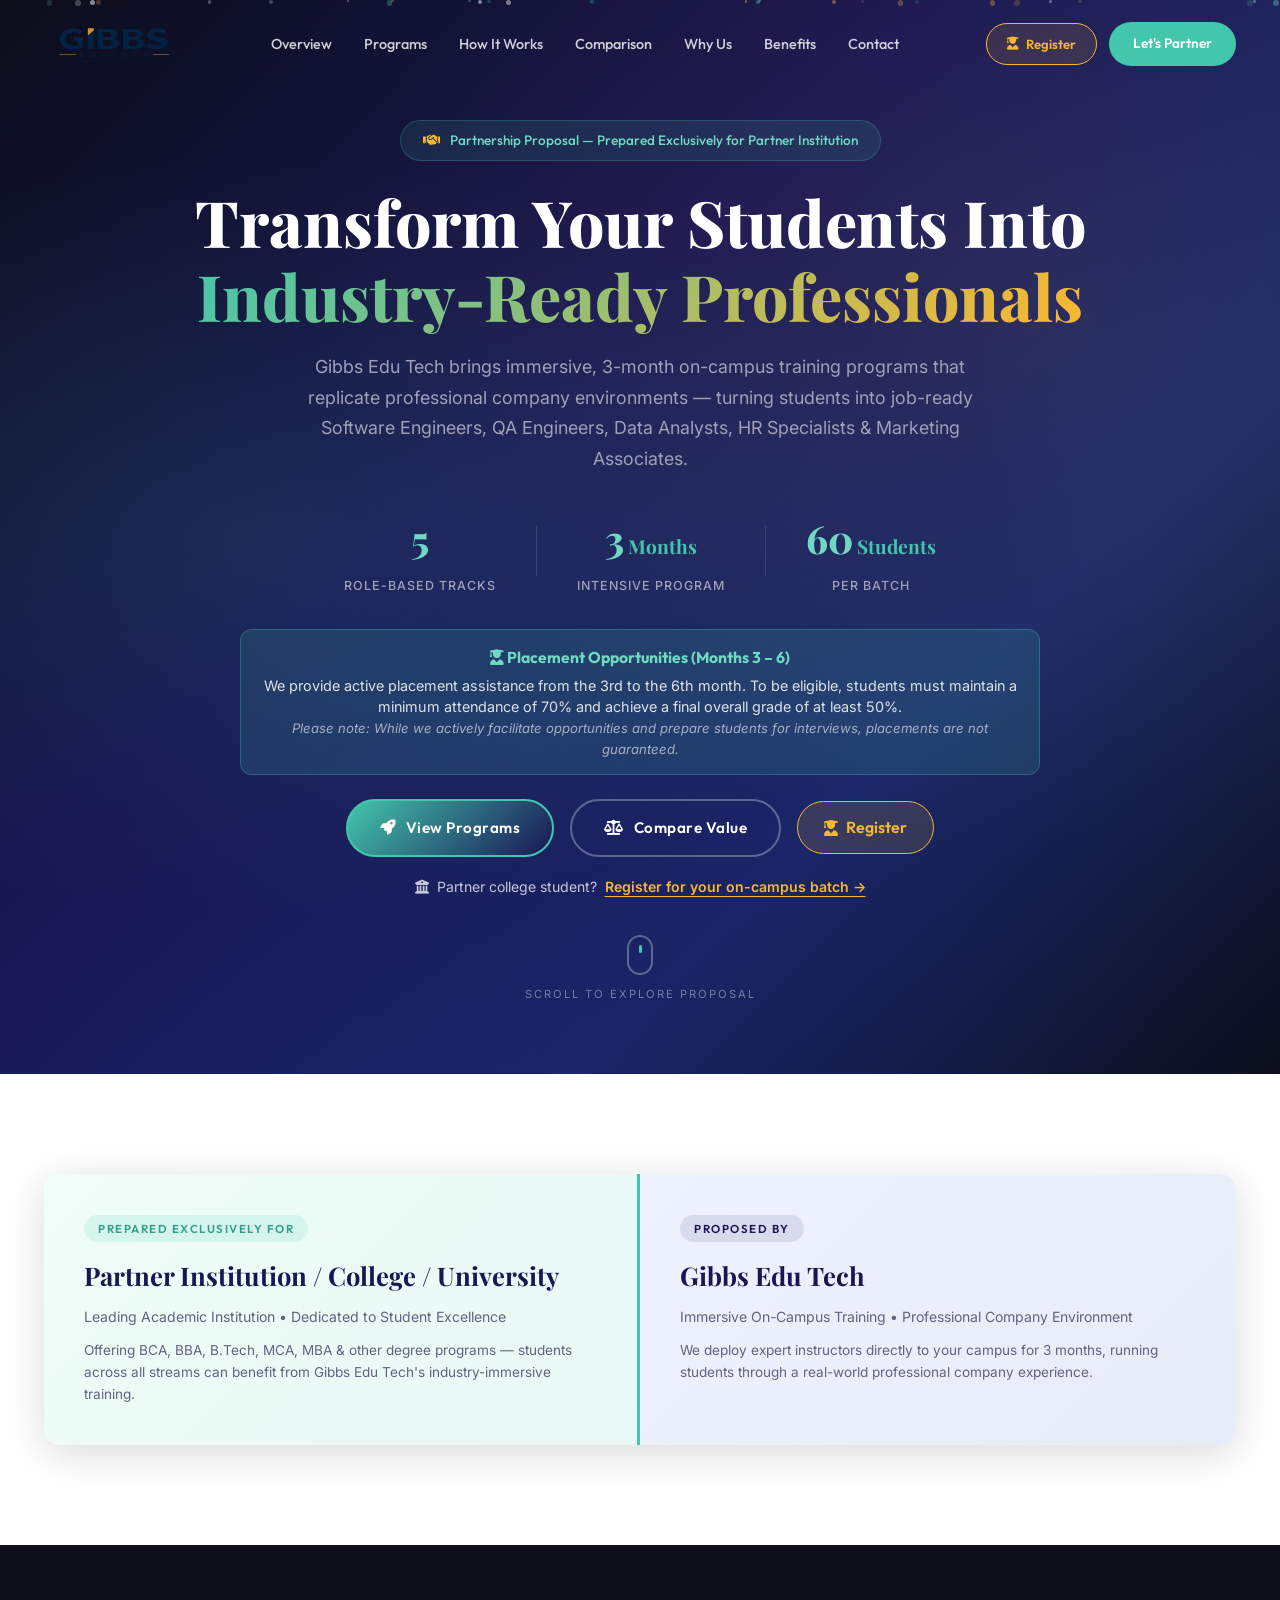
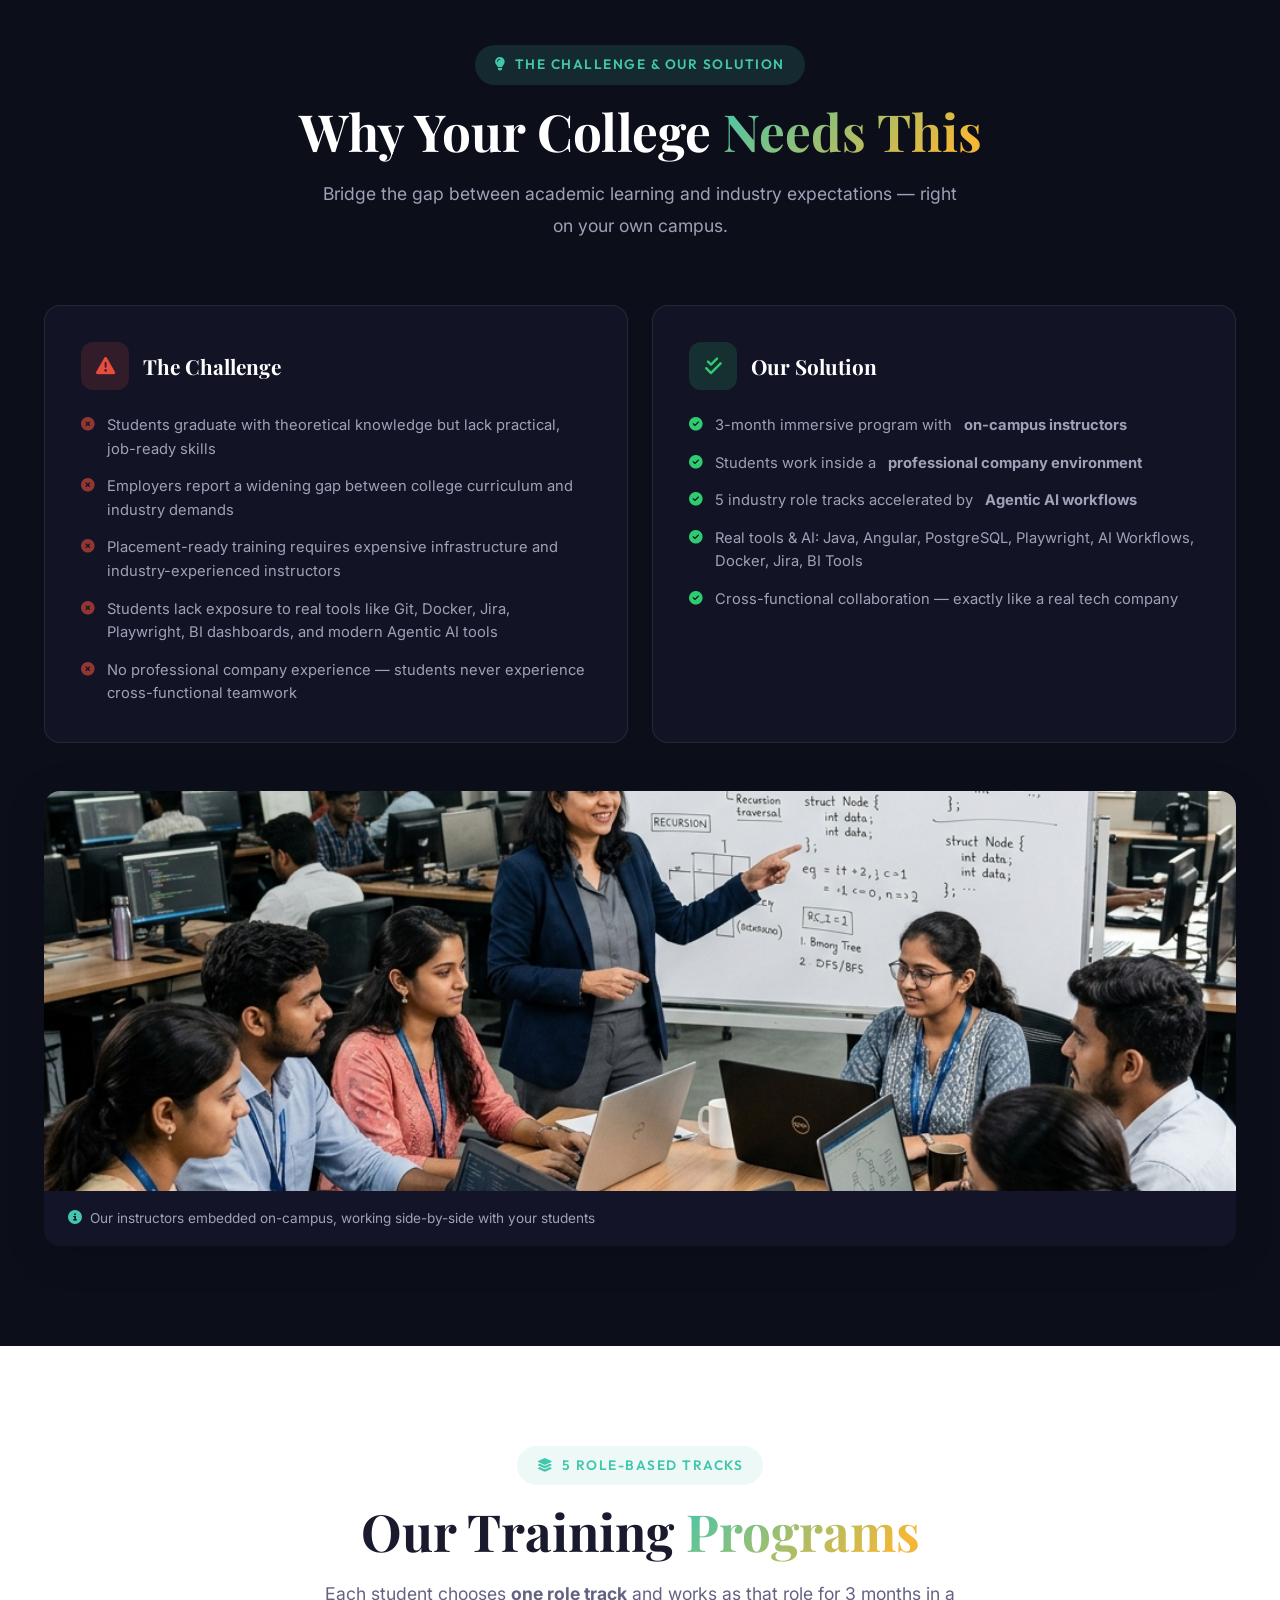
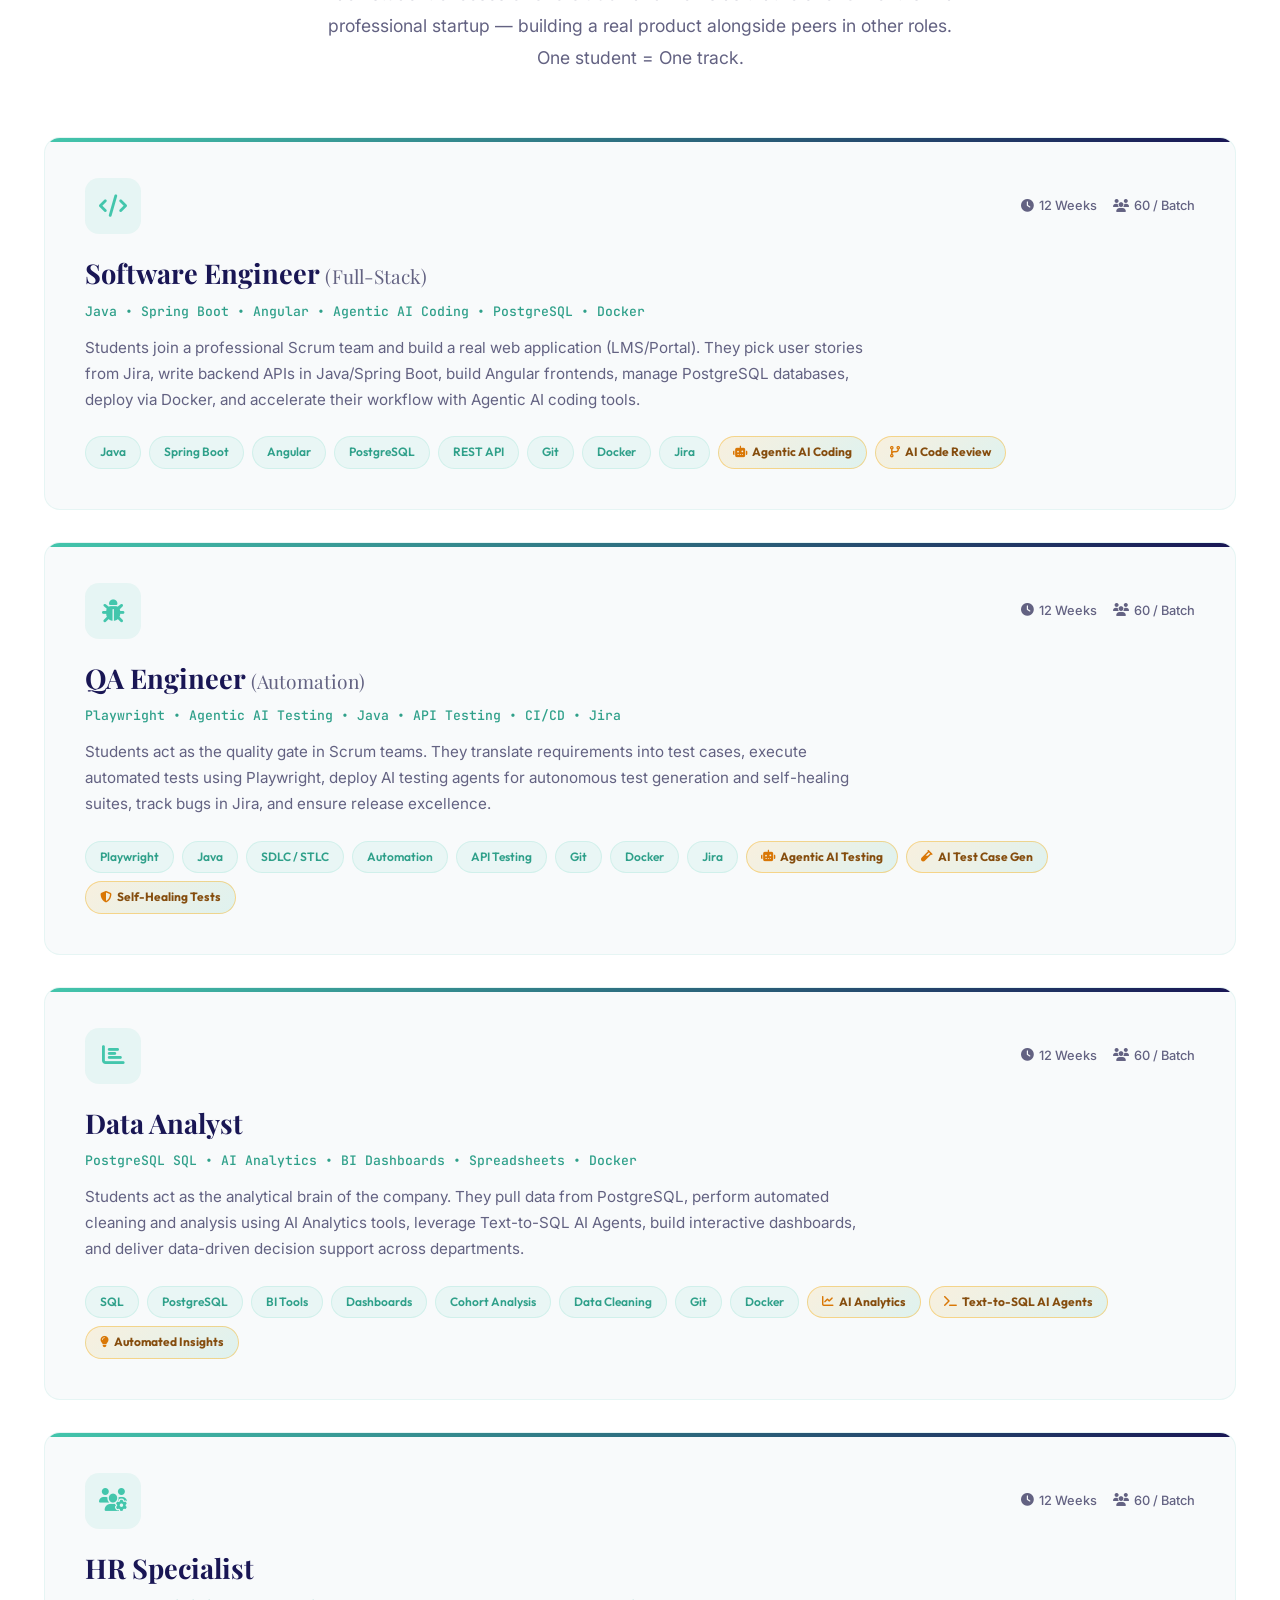
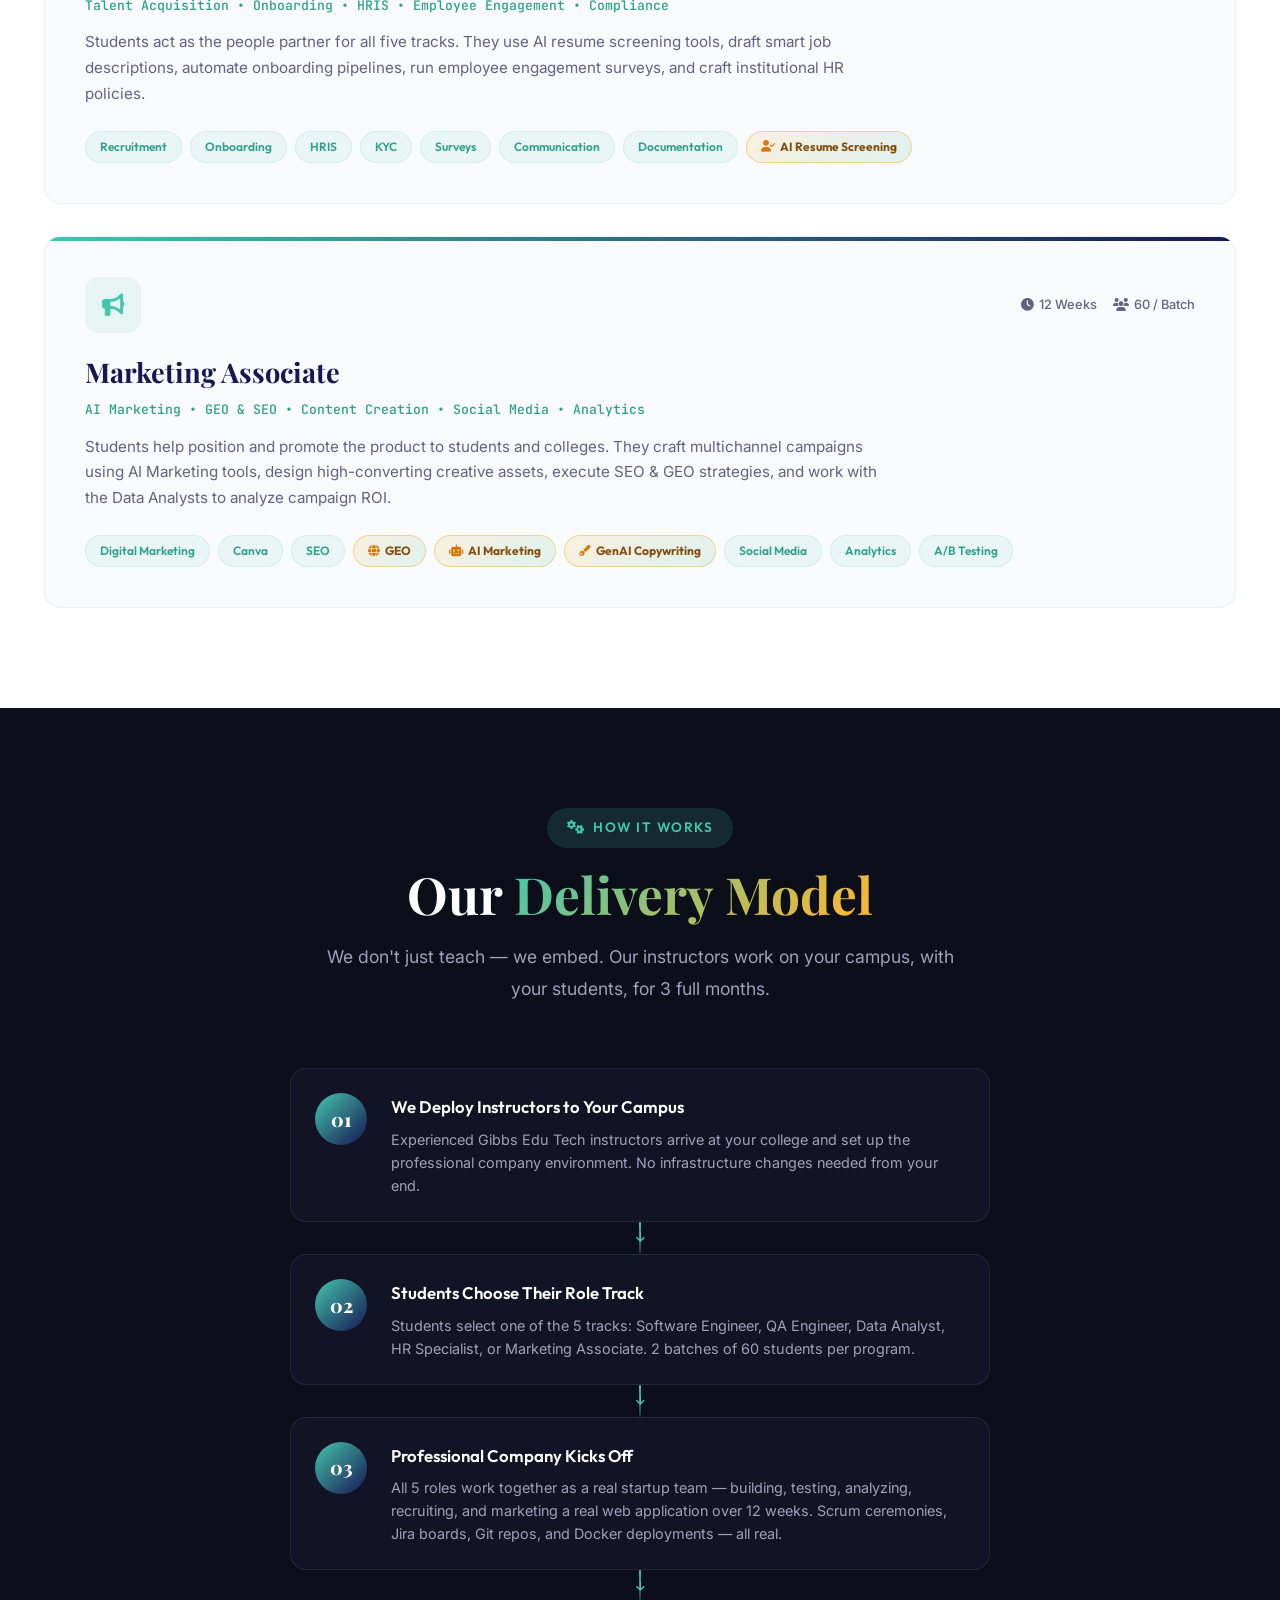
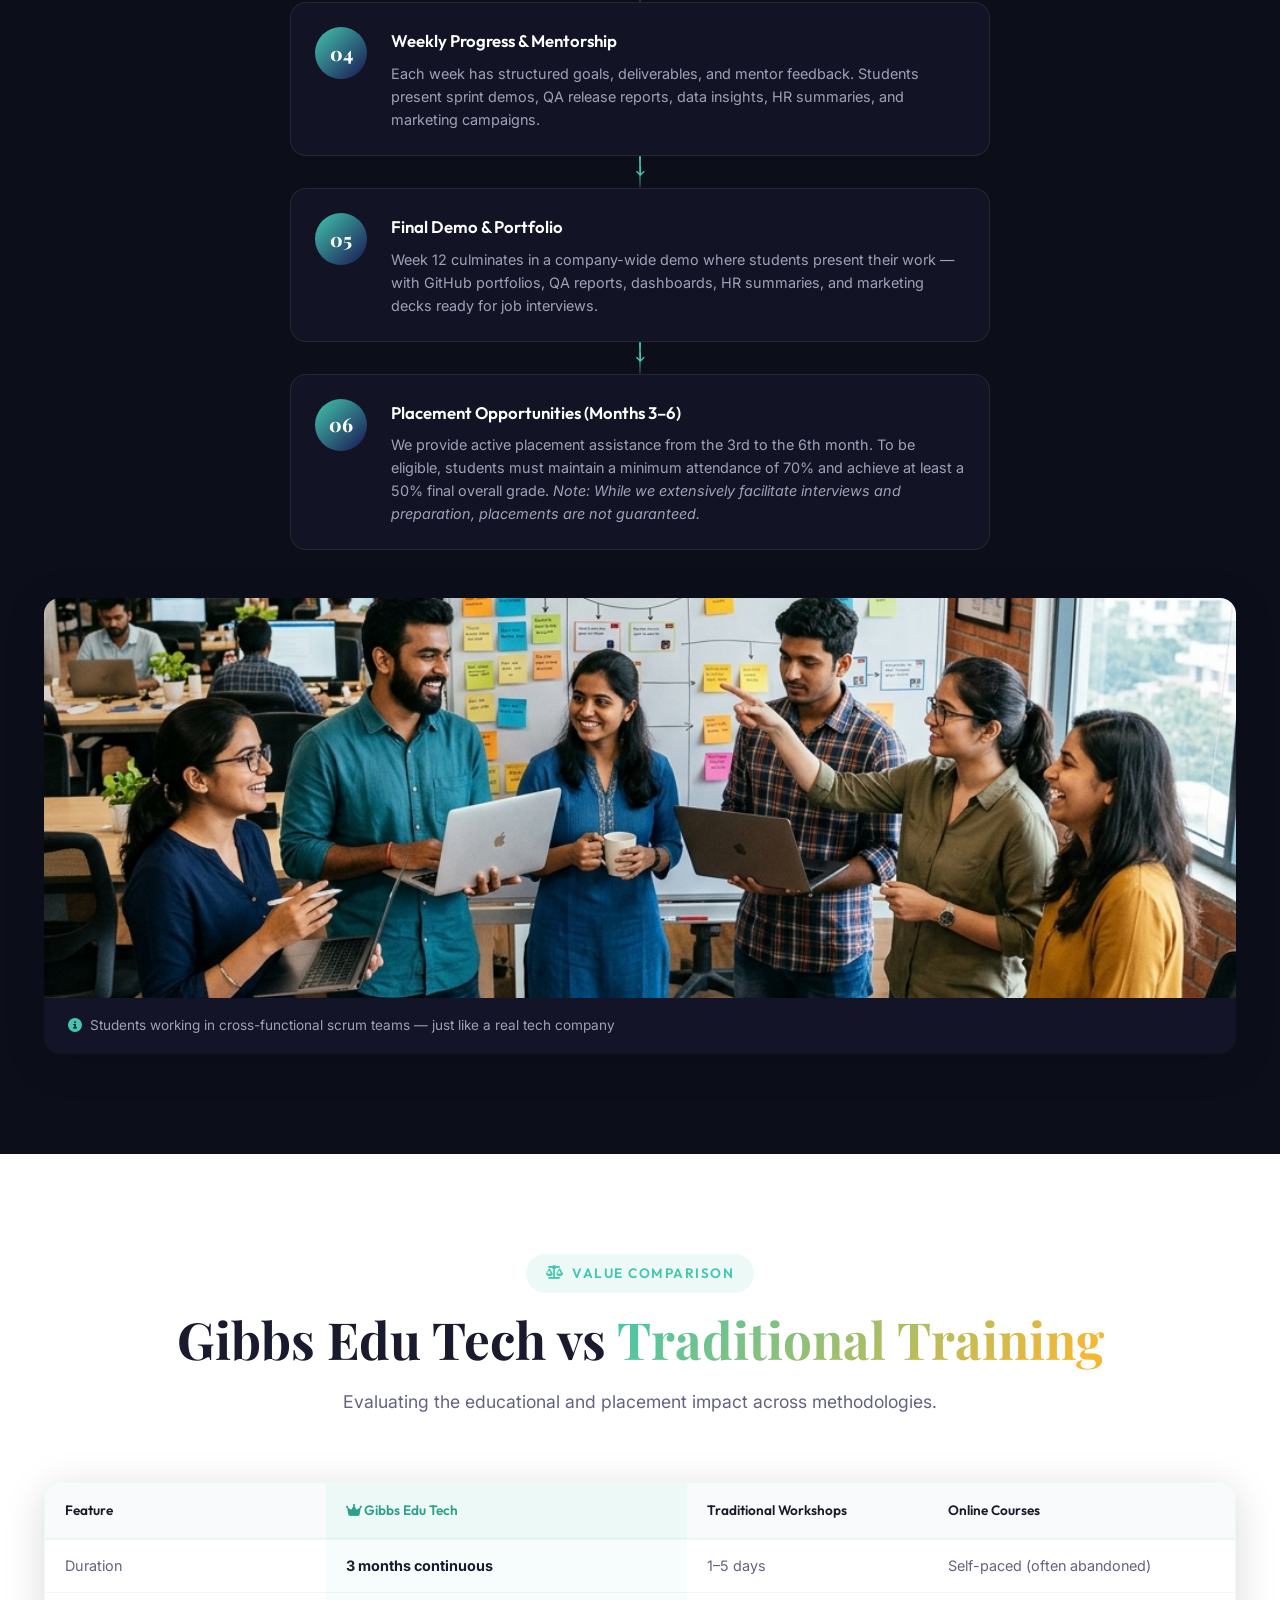
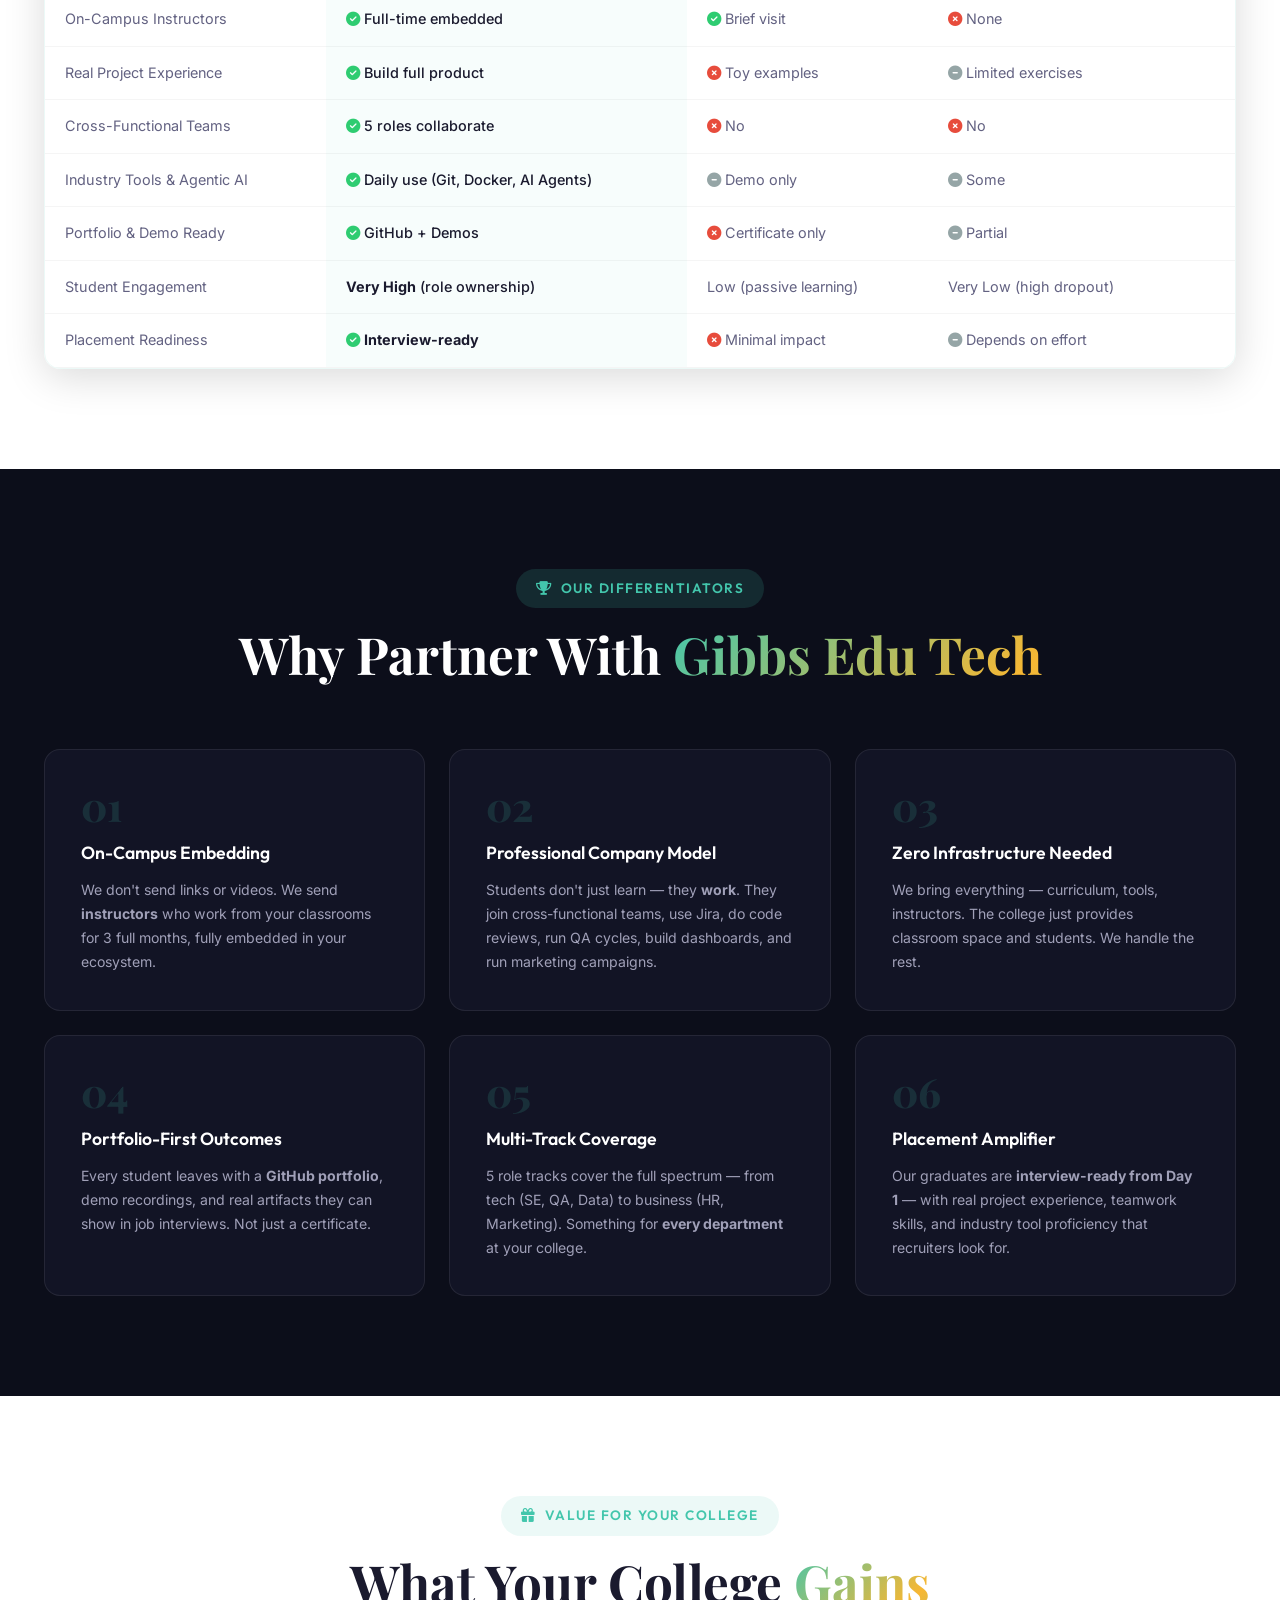
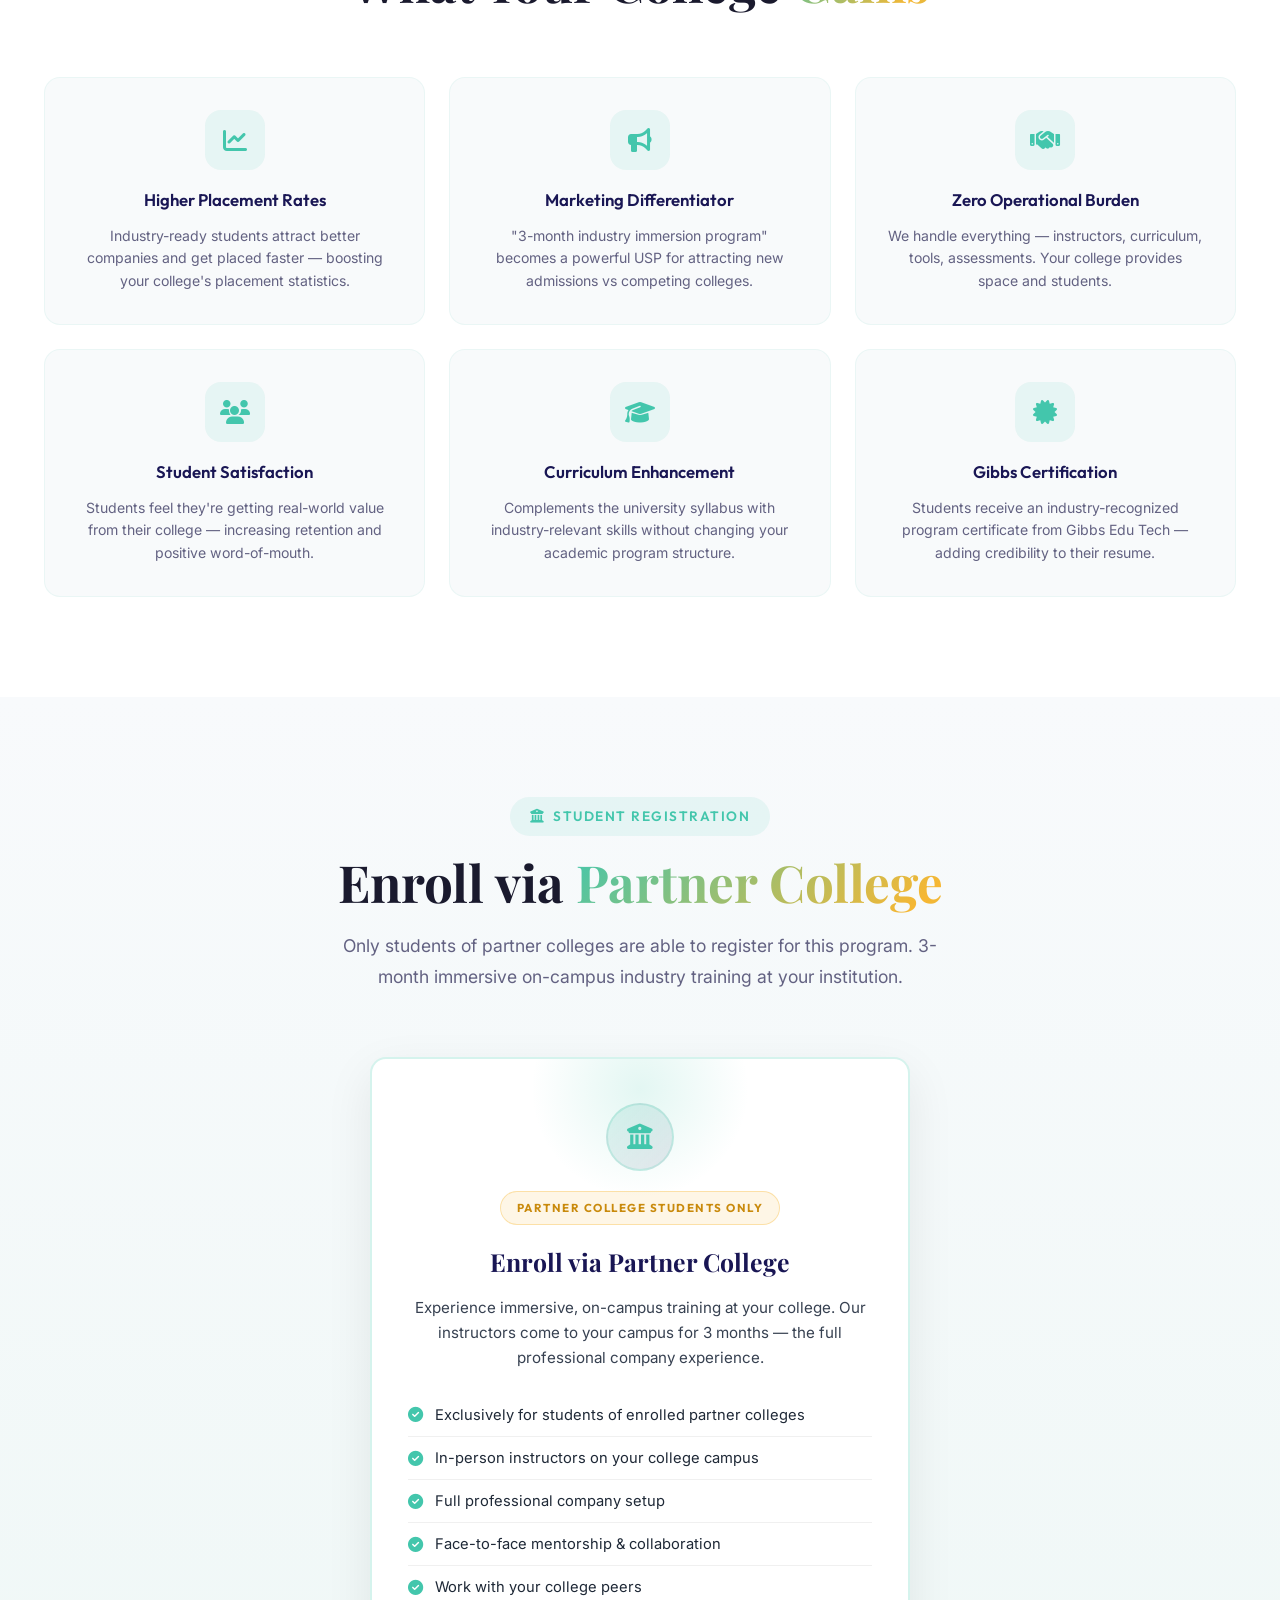
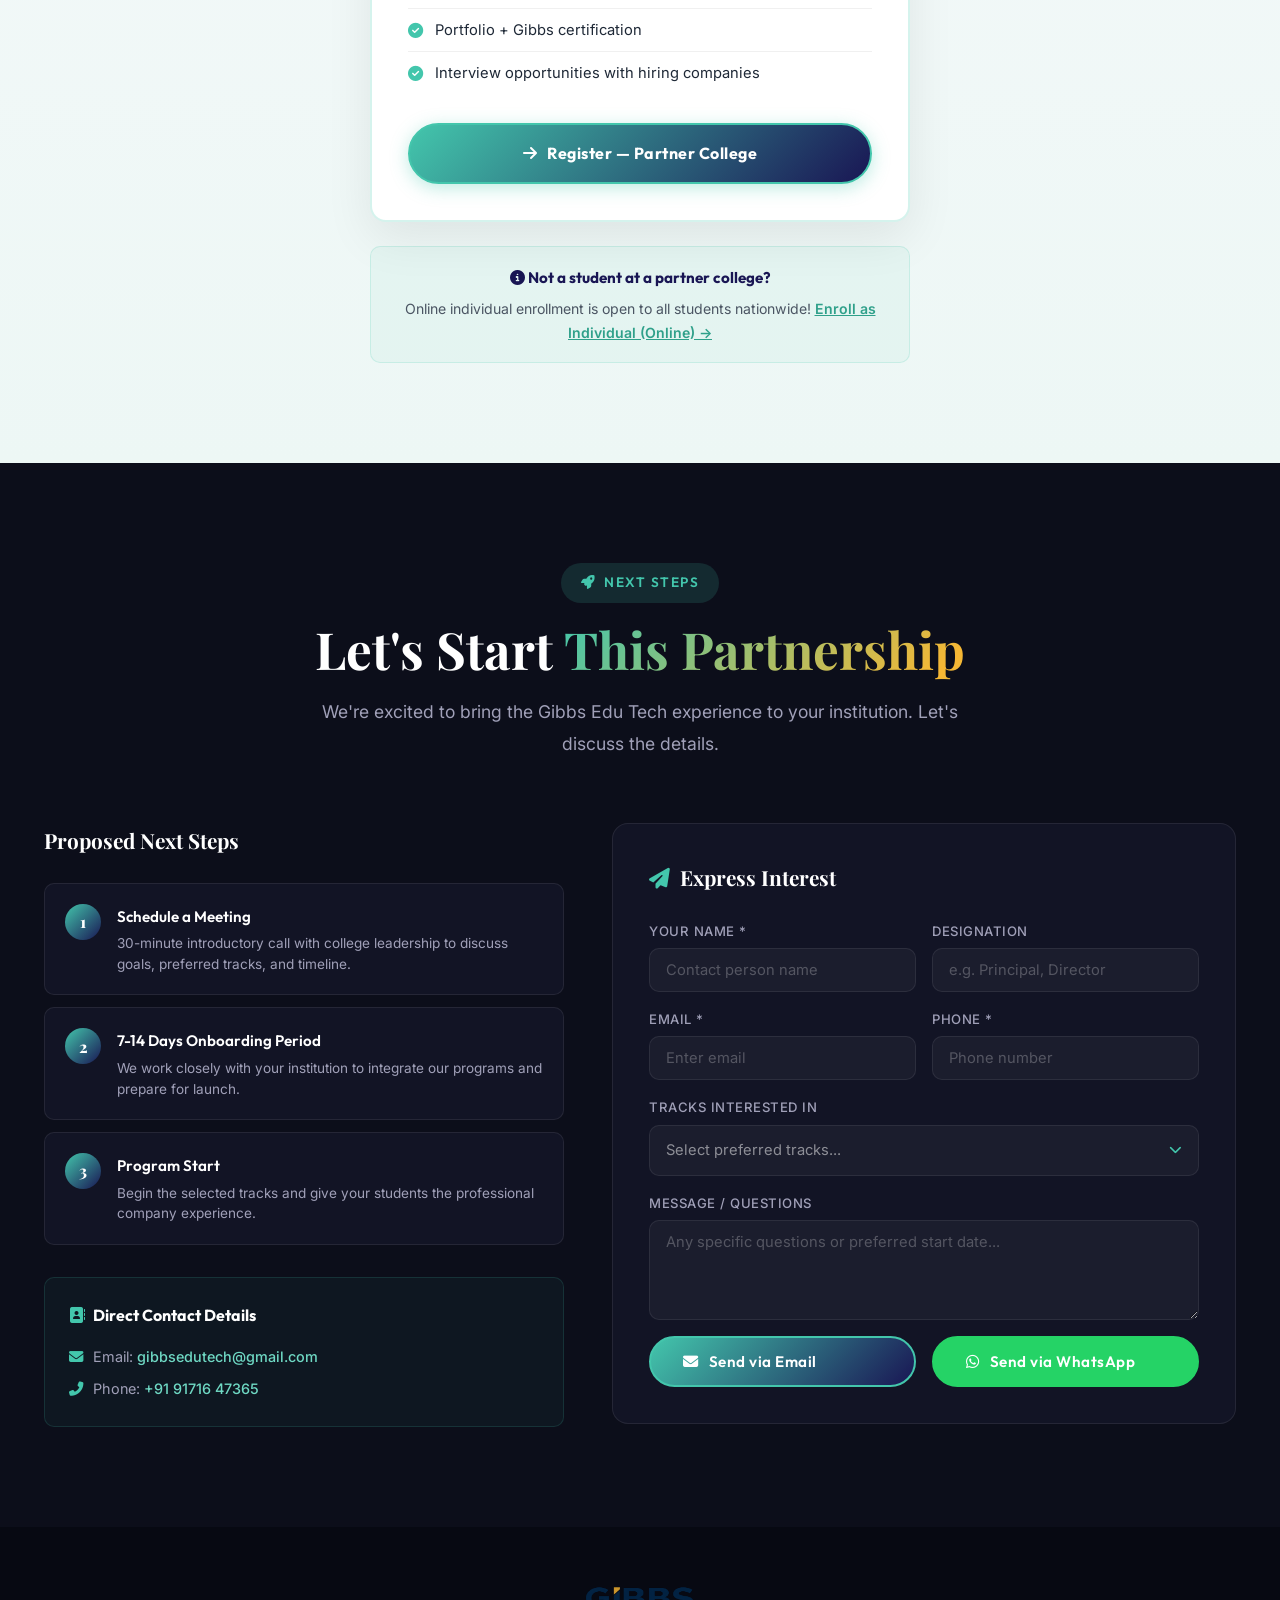
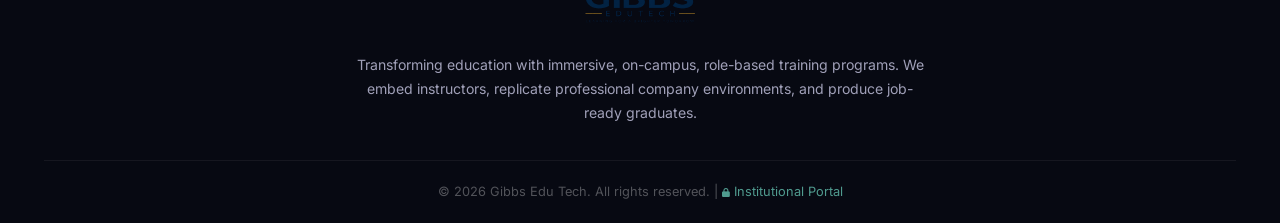
<file: partnership.html>
<!DOCTYPE html>
<html lang="en">
<head>
    <meta charset="UTF-8">
    <meta name="viewport" content="width=device-width, initial-scale=1.0">
    <title>Gibbs Edu Tech — College Partnership Proposal</title>
    <meta name="description" content="Formal proposal from Gibbs Edu Tech — 3-month immersive industry-ready training programs with on-campus instructors.">
    <link rel="icon" type="image/png" href="assets/images/gibbs-icon.png">
    <link href="https://fonts.googleapis.com/css2?family=Playfair+Display:wght@400;500;600;700;800;900&family=Inter:wght@300;400;500;600;700;800&family=Outfit:wght@300;400;500;600;700&family=JetBrains+Mono:wght@400;500;600&display=swap" rel="stylesheet">
    <link rel="stylesheet" href="https://cdnjs.cloudflare.com/ajax/libs/font-awesome/6.5.1/css/all.min.css">
    <link rel="stylesheet" href="assets/css/style.css">
</head>
<body>

<!-- ===================== NAVIGATION ===================== -->
<nav id="main-nav">
    <div class="nav-inner">
        <a href="index.html" class="nav-logo">
            <img src="assets/images/logo.png" alt="Gibbs Edu Tech Logo" class="logo-img">
        </a>
        <ul class="nav-links">
            <li><a href="#overview">Overview</a></li>
            <li><a href="#programs">Programs</a></li>
            <li><a href="#methodology">How It Works</a></li>
            <li><a href="#comparison">Comparison</a></li>
            <li><a href="#why-us">Why Us</a></li>
            <li><a href="#benefits">Benefits</a></li>
            <li class="mobile-only"><a href="#register"><i class="fas fa-user-graduate" style="font-size:0.85em; margin-right:4px;"></i> Register</a></li>
            <li><a href="#contact">Contact</a></li>
        </ul>
        <div class="nav-actions">
            <a href="#register" class="nav-register-btn"><i class="fas fa-user-graduate"></i> Register</a>
            <a href="#contact" class="nav-cta">Let's Partner</a>
        </div>
        <button class="mobile-toggle" id="mobileToggle" aria-label="Toggle menu">
            <span></span><span></span><span></span>
        </button>
    </div>
</nav>

<!-- ===================== HERO ===================== -->
<section id="hero">
    <div class="hero-bg-overlay"></div>
    <div class="hero-particles" id="heroParticles"></div>
    <div class="hero-content">
        <div class="hero-badge animate-fade-up">
            <i class="fas fa-handshake"></i>
            <span>Partnership Proposal — Prepared Exclusively for Partner Institution</span>
        </div>
        <h1 class="hero-title animate-fade-up delay-1">
            Transform Your Students Into <span class="gradient-text">Industry-Ready Professionals</span>
        </h1>
        <p class="hero-subtitle animate-fade-up delay-2">
            Gibbs Edu Tech brings immersive, 3-month on-campus training programs that replicate professional company environments — turning students into job-ready Software Engineers, QA Engineers, Data Analysts, HR Specialists & Marketing Associates.
        </p>
        <div class="hero-stats animate-fade-up delay-3">
            <div class="stat-item">
                <span class="stat-number" data-target="5">0</span>
                <span class="stat-label">Role-Based Tracks</span>
            </div>
            <div class="stat-divider"></div>
            <div class="stat-item">
                <span class="stat-number" data-target="3">0</span><span class="stat-suffix"> Months</span>
                <span class="stat-label">Intensive Program</span>
            </div>

            <div class="stat-divider"></div>
            <div class="stat-item">
                <span class="stat-number" data-target="60">0</span><span class="stat-suffix"> Students</span>
                <span class="stat-label">Per Batch</span>
            </div>
        </div>

        <div class="animate-fade-up delay-3" style="background: rgba(67, 198, 172, 0.15); border: 1px solid rgba(67, 198, 172, 0.3); padding: 14px 22px; border-radius: 12px; margin: 0 auto 24px auto; max-width: 800px; text-align: center;">
            <h4 style="color: var(--primary-light); font-family: var(--font-accent); margin-bottom: 6px; font-size: 0.98rem;"><i class="fas fa-user-graduate"></i> Placement Opportunities (Months 3 – 6)</h4>
            <p style="color: rgba(255,255,255,0.85); font-size: 0.9rem; line-height: 1.45; margin-bottom: 0;">We provide active placement assistance from the 3rd to the 6th month. To be eligible, students must maintain a minimum attendance of 70% and achieve a final overall grade of at least 50%. <br><em style="font-size: 0.82rem; color: rgba(255,255,255,0.6);">Please note: While we actively facilitate opportunities and prepare students for interviews, placements are not guaranteed.</em></p>
        </div>

        <div class="hero-buttons animate-fade-up delay-4">
            <a href="#programs" class="btn btn-primary"><i class="fas fa-rocket"></i> View Programs</a>
            <a href="#comparison" class="btn btn-outline"><i class="fas fa-balance-scale"></i> Compare Value</a>
            <a href="#register" class="btn-register-quick"><i class="fas fa-user-graduate"></i> Register</a>
        </div>
        <div class="hero-quick-reg animate-fade-up delay-4">
            <i class="fas fa-university"></i> Partner college student? <a href="#register">Register for your on-campus batch &rarr;</a>
        </div>
    </div>
    <div class="scroll-indicator animate-fade-up delay-5" onclick="document.getElementById('prepared-for').scrollIntoView({behavior:'smooth'})">
        <div class="mouse"><div class="mouse-wheel"></div></div>
        <span>Scroll to explore proposal</span>
    </div>
</section>

<!-- ===================== PREPARED FOR ===================== -->
<section id="prepared-for" class="section">
    <div class="container">
        <div class="prepared-for-banner">
            <div class="pfb-left">
                <span class="pfb-tag">Prepared Exclusively For</span>
                <h2>Partner Institution / College / University</h2>
                <p>Leading Academic Institution &bull; Dedicated to Student Excellence</p>
                <p class="pfb-detail">Offering BCA, BBA, B.Tech, MCA, MBA & other degree programs — students across all streams can benefit from Gibbs Edu Tech's industry-immersive training.</p>
            </div>
            <div class="pfb-right">
                <span class="pfb-tag">Proposed By</span>
                <h2>Gibbs Edu Tech</h2>
                <p>Immersive On-Campus Training &bull; Professional Company Environment</p>
                <p class="pfb-detail">We deploy expert instructors directly to your campus for 3 months, running students through a real-world professional company experience.</p>
            </div>
        </div>
    </div>
</section>

<!-- ===================== OVERVIEW ===================== -->
<section id="overview" class="section section-dark">
    <div class="container">
        <div class="section-header">
            <span class="section-tag"><i class="fas fa-lightbulb"></i> The Challenge & Our Solution</span>
            <h2 class="section-title">Why Your College <span class="gradient-text">Needs This</span></h2>
            <p class="section-subtitle">Bridge the gap between academic learning and industry expectations — right on your own campus.</p>
        </div>

        <div class="challenge-solution-grid">
            <div class="cs-card challenge-card">
                <div class="cs-header">
                    <div class="cs-icon challenge-icon"><i class="fas fa-exclamation-triangle"></i></div>
                    <h3>The Challenge</h3>
                </div>
                <ul class="cs-list">
                    <li><i class="fas fa-times-circle"></i> Students graduate with theoretical knowledge but lack practical, job-ready skills</li>
                    <li><i class="fas fa-times-circle"></i> Employers report a widening gap between college curriculum and industry demands</li>
                    <li><i class="fas fa-times-circle"></i> Placement-ready training requires expensive infrastructure and industry-experienced instructors</li>
                    <li><i class="fas fa-times-circle"></i> Students lack exposure to real tools like Git, Docker, Jira, Playwright, BI dashboards, and modern Agentic AI tools</li>
                    <li><i class="fas fa-times-circle"></i> No professional company experience — students never experience cross-functional teamwork</li>
                </ul>
            </div>
            <div class="cs-card solution-card">
                <div class="cs-header">
                    <div class="cs-icon solution-icon"><i class="fas fa-check-double"></i></div>
                    <h3>Our Solution</h3>
                </div>
                <ul class="cs-list">
                    <li><i class="fas fa-check-circle"></i> 3-month immersive program with <strong>on-campus instructors</strong></li>
                    <li><i class="fas fa-check-circle"></i> Students work inside a <strong>professional company environment</strong></li>
                    <li><i class="fas fa-check-circle"></i> 5 industry role tracks accelerated by <strong>Agentic AI workflows</strong></li>
                    <li><i class="fas fa-check-circle"></i> Real tools & AI: Java, Angular, PostgreSQL, Playwright, AI Workflows, Docker, Jira, BI Tools</li>
                    <li><i class="fas fa-check-circle"></i> Cross-functional collaboration — exactly like a real tech company</li>
                </ul>
            </div>
        </div>

        <div class="overview-image-section">
            <img src="assets/images/team_training.png" alt="Gibbs Edu Tech training session" loading="lazy" class="overview-img">
            <div class="overview-caption">
                <i class="fas fa-info-circle"></i> Our instructors embedded on-campus, working side-by-side with your students
            </div>
        </div>
    </div>
</section>

<!-- ===================== PROGRAMS ===================== -->
<section id="programs" class="section">
    <div class="container">
        <div class="section-header">
            <span class="section-tag"><i class="fas fa-layer-group"></i> 5 Role-Based Tracks</span>
            <h2 class="section-title">Our Training <span class="gradient-text">Programs</span></h2>
            <p class="section-subtitle">Each student chooses <strong>one role track</strong> and works as that role for 3 months in a professional startup — building a real product alongside peers in other roles. One student = One track.</p>
        </div>

        <!-- Program Cards (Summary & Skills Only) -->
        <div class="programs-grid">

            <!-- Software Engineer -->
            <div class="program-card" id="program-se">
                <div class="program-card-accent"></div>
                <div class="program-card-header">
                    <div class="program-icon"><i class="fas fa-code"></i></div>
                    <div class="program-meta">
                        <span class="program-duration"><i class="fas fa-clock"></i> 12 Weeks</span>
                        <span class="program-batch"><i class="fas fa-users"></i> 60 / Batch</span>
                    </div>
                </div>
                <h3 class="program-name">Software Engineer <span>(Full-Stack)</span></h3>
                <p class="program-tagline">Java • Spring Boot • Angular • Agentic AI Coding • PostgreSQL • Docker</p>
                <p class="program-desc">Students join a professional Scrum team and build a real web application (LMS/Portal). They pick user stories from Jira, write backend APIs in Java/Spring Boot, build Angular frontends, manage PostgreSQL databases, deploy via Docker, and accelerate their workflow with Agentic AI coding tools.</p>

                <div class="program-skills">
                    <span>Java</span><span>Spring Boot</span><span>Angular</span><span>PostgreSQL</span><span>REST API</span><span>Git</span><span>Docker</span><span>Jira</span><span class="skill-ai"><i class="fas fa-robot"></i> Agentic AI Coding</span><span class="skill-ai"><i class="fas fa-code-branch"></i> AI Code Review</span>
                </div>
            </div>

            <!-- QA Engineer -->
            <div class="program-card" id="program-qa">
                <div class="program-card-accent"></div>
                <div class="program-card-header">
                    <div class="program-icon"><i class="fas fa-bug"></i></div>
                    <div class="program-meta">
                        <span class="program-duration"><i class="fas fa-clock"></i> 12 Weeks</span>
                        <span class="program-batch"><i class="fas fa-users"></i> 60 / Batch</span>
                    </div>
                </div>
                <h3 class="program-name">QA Engineer <span>(Automation)</span></h3>
                <p class="program-tagline">Playwright • Agentic AI Testing • Java • API Testing • CI/CD • Jira</p>
                <p class="program-desc">Students act as the quality gate in Scrum teams. They translate requirements into test cases, execute automated tests using Playwright, deploy AI testing agents for autonomous test generation and self-healing suites, track bugs in Jira, and ensure release excellence.</p>

                <div class="program-skills">
                    <span>Playwright</span><span>Java</span><span>SDLC / STLC</span><span>Automation</span><span>API Testing</span><span>Git</span><span>Docker</span><span>Jira</span><span class="skill-ai"><i class="fas fa-robot"></i> Agentic AI Testing</span><span class="skill-ai"><i class="fas fa-vial"></i> AI Test Case Gen</span><span class="skill-ai"><i class="fas fa-shield-alt"></i> Self-Healing Tests</span>
                </div>
            </div>

            <!-- Data Analyst -->
            <div class="program-card" id="program-da">
                <div class="program-card-accent"></div>
                <div class="program-card-header">
                    <div class="program-icon"><i class="fas fa-chart-bar"></i></div>
                    <div class="program-meta">
                        <span class="program-duration"><i class="fas fa-clock"></i> 12 Weeks</span>
                        <span class="program-batch"><i class="fas fa-users"></i> 60 / Batch</span>
                    </div>
                </div>
                <h3 class="program-name">Data Analyst</h3>
                <p class="program-tagline">PostgreSQL SQL • AI Analytics • BI Dashboards • Spreadsheets • Docker</p>
                <p class="program-desc">Students act as the analytical brain of the company. They pull data from PostgreSQL, perform automated cleaning and analysis using AI Analytics tools, leverage Text-to-SQL AI Agents, build interactive dashboards, and deliver data-driven decision support across departments.</p>

                <div class="program-skills">
                    <span>SQL</span><span>PostgreSQL</span><span>BI Tools</span><span>Dashboards</span><span>Cohort Analysis</span><span>Data Cleaning</span><span>Git</span><span>Docker</span><span class="skill-ai"><i class="fas fa-chart-line"></i> AI Analytics</span><span class="skill-ai"><i class="fas fa-terminal"></i> Text-to-SQL AI Agents</span><span class="skill-ai"><i class="fas fa-lightbulb"></i> Automated Insights</span>
                </div>
            </div>

            <!-- HR Specialist -->
            <div class="program-card" id="program-hr">
                <div class="program-card-accent"></div>
                <div class="program-card-header">
                    <div class="program-icon"><i class="fas fa-users-cog"></i></div>
                    <div class="program-meta">
                        <span class="program-duration"><i class="fas fa-clock"></i> 12 Weeks</span>
                        <span class="program-batch"><i class="fas fa-users"></i> 60 / Batch</span>
                    </div>
                </div>
                <h3 class="program-name">HR Specialist</h3>
                <p class="program-tagline">Talent Acquisition • Onboarding • HRIS • Employee Engagement • Compliance</p>
                <p class="program-desc">Students act as the people partner for all five tracks. They use AI resume screening tools, draft smart job descriptions, automate onboarding pipelines, run employee engagement surveys, and craft institutional HR policies.</p>

                <div class="program-skills">
                    <span>Recruitment</span><span>Onboarding</span><span>HRIS</span><span>KYC</span><span>Surveys</span><span>Communication</span><span>Documentation</span><span class="skill-ai"><i class="fas fa-user-check"></i> AI Resume Screening</span>
                </div>
            </div>

            <!-- Marketing Associate -->
            <div class="program-card" id="program-mkt">
                <div class="program-card-accent"></div>
                <div class="program-card-header">
                    <div class="program-icon"><i class="fas fa-bullhorn"></i></div>
                    <div class="program-meta">
                        <span class="program-duration"><i class="fas fa-clock"></i> 12 Weeks</span>
                        <span class="program-batch"><i class="fas fa-users"></i> 60 / Batch</span>
                    </div>
                </div>
                <h3 class="program-name">Marketing Associate</h3>
                <p class="program-tagline">AI Marketing • GEO & SEO • Content Creation • Social Media • Analytics</p>
                <p class="program-desc">Students help position and promote the product to students and colleges. They craft multichannel campaigns using AI Marketing tools, design high-converting creative assets, execute SEO & GEO strategies, and work with the Data Analysts to analyze campaign ROI.</p>

                <div class="program-skills">
                    <span>Digital Marketing</span><span>Canva</span><span>SEO</span><span class="skill-ai"><i class="fas fa-globe"></i> GEO</span><span class="skill-ai"><i class="fas fa-robot"></i> AI Marketing</span><span class="skill-ai"><i class="fas fa-pen-fancy"></i> GenAI Copywriting</span><span>Social Media</span><span>Analytics</span><span>A/B Testing</span>
                </div>
            </div>

        </div>
    </div>
</section>

<!-- ===================== METHODOLOGY ===================== -->
<section id="methodology" class="section section-dark">
    <div class="container">
        <div class="section-header">
            <span class="section-tag"><i class="fas fa-cogs"></i> How It Works</span>
            <h2 class="section-title">Our <span class="gradient-text">Delivery Model</span></h2>
            <p class="section-subtitle">We don't just teach — we embed. Our instructors work on your campus, with your students, for 3 full months.</p>
        </div>

        <div class="methodology-flow">
            <div class="method-step">
                <div class="method-number">01</div>
                <div class="method-content">
                    <h4>We Deploy Instructors to Your Campus</h4>
                    <p>Experienced Gibbs Edu Tech instructors arrive at your college and set up the professional company environment. No infrastructure changes needed from your end.</p>
                </div>
            </div>
            <div class="method-connector"><i class="fas fa-arrow-down"></i></div>
            <div class="method-step">
                <div class="method-number">02</div>
                <div class="method-content">
                    <h4>Students Choose Their Role Track</h4>
                    <p>Students select one of the 5 tracks: Software Engineer, QA Engineer, Data Analyst, HR Specialist, or Marketing Associate. 2 batches of 60 students per program.</p>
                </div>
            </div>
            <div class="method-connector"><i class="fas fa-arrow-down"></i></div>
            <div class="method-step">
                <div class="method-number">03</div>
                <div class="method-content">
                    <h4>Professional Company Kicks Off</h4>
                    <p>All 5 roles work together as a real startup team — building, testing, analyzing, recruiting, and marketing a real web application over 12 weeks. Scrum ceremonies, Jira boards, Git repos, and Docker deployments — all real.</p>
                </div>
            </div>
            <div class="method-connector"><i class="fas fa-arrow-down"></i></div>
            <div class="method-step">
                <div class="method-number">04</div>
                <div class="method-content">
                    <h4>Weekly Progress & Mentorship</h4>
                    <p>Each week has structured goals, deliverables, and mentor feedback. Students present sprint demos, QA release reports, data insights, HR summaries, and marketing campaigns.</p>
                </div>
            </div>
            <div class="method-connector"><i class="fas fa-arrow-down"></i></div>
            <div class="method-step">
                <div class="method-number">05</div>
                <div class="method-content">
                    <h4>Final Demo & Portfolio</h4>
                    <p>Week 12 culminates in a company-wide demo where students present their work — with GitHub portfolios, QA reports, dashboards, HR summaries, and marketing decks ready for job interviews.</p>
                </div>
            </div>
            <div class="method-connector"><i class="fas fa-arrow-down"></i></div>
            <div class="method-step">
                <div class="method-number">06</div>
                <div class="method-content">
                    <h4>Placement Opportunities (Months 3–6)</h4>
                    <p>We provide active placement assistance from the 3rd to the 6th month. To be eligible, students must maintain a minimum attendance of 70% and achieve at least a 50% final overall grade. <em>Note: While we extensively facilitate interviews and preparation, placements are not guaranteed.</em></p>
                </div>
            </div>
        </div>

        <div class="overview-image-section" style="margin-top: 48px;">
            <img src="assets/images/professional_company.png" alt="Professional company environment" loading="lazy" class="overview-img">
            <div class="overview-caption">
                <i class="fas fa-info-circle"></i> Students working in cross-functional scrum teams — just like a real tech company
            </div>
        </div>
    </div>
</section>

<!-- ===================== COMPARISON (GIBBS VS TRADITIONAL) ===================== -->
<section id="comparison" class="section">
    <div class="container">
        <div class="section-header">
            <span class="section-tag"><i class="fas fa-balance-scale"></i> Value Comparison</span>
            <h2 class="section-title">Gibbs Edu Tech vs <span class="gradient-text">Traditional Training</span></h2>
            <p class="section-subtitle">Evaluating the educational and placement impact across methodologies.</p>
        </div>

        <div class="comparison-table-wrapper">
            <table class="comparison-table">
                <thead>
                    <tr>
                        <th>Feature</th>
                        <th class="highlight-col"><i class="fas fa-crown"></i> Gibbs Edu Tech</th>
                        <th>Traditional Workshops</th>
                        <th>Online Courses</th>
                    </tr>
                </thead>
                <tbody>
                    <tr>
                        <td>Duration</td>
                        <td class="highlight-col"><strong>3 months continuous</strong></td>
                        <td>1–5 days</td>
                        <td>Self-paced (often abandoned)</td>
                    </tr>
                    <tr>
                        <td>On-Campus Instructors</td>
                        <td class="highlight-col"><i class="fas fa-check-circle check"></i> Full-time embedded</td>
                        <td><i class="fas fa-check-circle check"></i> Brief visit</td>
                        <td><i class="fas fa-times-circle cross"></i> None</td>
                    </tr>
                    <tr>
                        <td>Real Project Experience</td>
                        <td class="highlight-col"><i class="fas fa-check-circle check"></i> Build full product</td>
                        <td><i class="fas fa-times-circle cross"></i> Toy examples</td>
                        <td><i class="fas fa-minus-circle neutral"></i> Limited exercises</td>
                    </tr>
                    <tr>
                        <td>Cross-Functional Teams</td>
                        <td class="highlight-col"><i class="fas fa-check-circle check"></i> 5 roles collaborate</td>
                        <td><i class="fas fa-times-circle cross"></i> No</td>
                        <td><i class="fas fa-times-circle cross"></i> No</td>
                    </tr>
                    <tr>
                        <td>Industry Tools & Agentic AI</td>
                        <td class="highlight-col"><i class="fas fa-check-circle check"></i> Daily use (Git, Docker, AI Agents)</td>
                        <td><i class="fas fa-minus-circle neutral"></i> Demo only</td>
                        <td><i class="fas fa-minus-circle neutral"></i> Some</td>
                    </tr>
                    <tr>
                        <td>Portfolio & Demo Ready</td>
                        <td class="highlight-col"><i class="fas fa-check-circle check"></i> GitHub + Demos</td>
                        <td><i class="fas fa-times-circle cross"></i> Certificate only</td>
                        <td><i class="fas fa-minus-circle neutral"></i> Partial</td>
                    </tr>
                    <tr>
                        <td>Student Engagement</td>
                        <td class="highlight-col"><strong>Very High</strong> (role ownership)</td>
                        <td>Low (passive learning)</td>
                        <td>Very Low (high dropout)</td>
                    </tr>
                    <tr>
                        <td>Placement Readiness</td>
                        <td class="highlight-col"><i class="fas fa-check-circle check"></i> <strong>Interview-ready</strong></td>
                        <td><i class="fas fa-times-circle cross"></i> Minimal impact</td>
                        <td><i class="fas fa-minus-circle neutral"></i> Depends on effort</td>
                    </tr>
                </tbody>
            </table>
        </div>
    </div>
</section>

<!-- ===================== WHY US ===================== -->
<section id="why-us" class="section section-dark">
    <div class="container">
        <div class="section-header">
            <span class="section-tag"><i class="fas fa-trophy"></i> Our Differentiators</span>
            <h2 class="section-title">Why Partner With <span class="gradient-text">Gibbs Edu Tech</span></h2>
        </div>
        <div class="why-grid">
            <div class="why-card">
                <div class="why-number">01</div>
                <h4>On-Campus Embedding</h4>
                <p>We don't send links or videos. We send <strong>instructors</strong> who work from your classrooms for 3 full months, fully embedded in your ecosystem.</p>
            </div>
            <div class="why-card">
                <div class="why-number">02</div>
                <h4>Professional Company Model</h4>
                <p>Students don't just learn — they <strong>work</strong>. They join cross-functional teams, use Jira, do code reviews, run QA cycles, build dashboards, and run marketing campaigns.</p>
            </div>
            <div class="why-card">
                <div class="why-number">03</div>
                <h4>Zero Infrastructure Needed</h4>
                <p>We bring everything — curriculum, tools, instructors. The college just provides classroom space and students. We handle the rest.</p>
            </div>
            <div class="why-card">
                <div class="why-number">04</div>
                <h4>Portfolio-First Outcomes</h4>
                <p>Every student leaves with a <strong>GitHub portfolio</strong>, demo recordings, and real artifacts they can show in job interviews. Not just a certificate.</p>
            </div>
            <div class="why-card">
                <div class="why-number">05</div>
                <h4>Multi-Track Coverage</h4>
                <p>5 role tracks cover the full spectrum — from tech (SE, QA, Data) to business (HR, Marketing). Something for <strong>every department</strong> at your college.</p>
            </div>
            <div class="why-card">
                <div class="why-number">06</div>
                <h4>Placement Amplifier</h4>
                <p>Our graduates are <strong>interview-ready from Day 1</strong> — with real project experience, teamwork skills, and industry tool proficiency that recruiters look for.</p>
            </div>
        </div>
    </div>
</section>

<!-- ===================== BENEFITS ===================== -->
<section id="benefits" class="section">
    <div class="container">
        <div class="section-header">
            <span class="section-tag"><i class="fas fa-gift"></i> Value for Your College</span>
            <h2 class="section-title">What Your College <span class="gradient-text">Gains</span></h2>
        </div>
        <div class="benefits-grid">
            <div class="benefit-card">
                <div class="benefit-icon"><i class="fas fa-chart-line"></i></div>
                <h4>Higher Placement Rates</h4>
                <p>Industry-ready students attract better companies and get placed faster — boosting your college's placement statistics.</p>
            </div>
            <div class="benefit-card">
                <div class="benefit-icon"><i class="fas fa-bullhorn"></i></div>
                <h4>Marketing Differentiator</h4>
                <p>"3-month industry immersion program" becomes a powerful USP for attracting new admissions vs competing colleges.</p>
            </div>
            <div class="benefit-card">
                <div class="benefit-icon"><i class="fas fa-handshake"></i></div>
                <h4>Zero Operational Burden</h4>
                <p>We handle everything — instructors, curriculum, tools, assessments. Your college provides space and students.</p>
            </div>
            <div class="benefit-card">
                <div class="benefit-icon"><i class="fas fa-users"></i></div>
                <h4>Student Satisfaction</h4>
                <p>Students feel they're getting real-world value from their college — increasing retention and positive word-of-mouth.</p>
            </div>
            <div class="benefit-card">
                <div class="benefit-icon"><i class="fas fa-graduation-cap"></i></div>
                <h4>Curriculum Enhancement</h4>
                <p>Complements the university syllabus with industry-relevant skills without changing your academic program structure.</p>
            </div>
            <div class="benefit-card">
                <div class="benefit-icon"><i class="fas fa-certificate"></i></div>
                <h4>Gibbs Certification</h4>
                <p>Students receive an industry-recognized program certificate from Gibbs Edu Tech — adding credibility to their resume.</p>
            </div>
        </div>
    </div>
</section>

<!-- ===================== ENROLL VIA PARTNER COLLEGE (STUDENT REGISTRATION) ===================== -->
<section id="register" class="section">
    <div class="container">
        <div class="section-header">
            <span class="section-tag"><i class="fas fa-university"></i> Student Registration</span>
            <h2 class="section-title">Enroll via <span class="gradient-text">Partner College</span></h2>
            <p class="section-subtitle">Only students of partner colleges are able to register for this program. 3-month immersive on-campus industry training at your institution.</p>
        </div>

        <div class="partner-enroll-single">
            <div class="enroll-card enroll-offline">
                <div class="enroll-card-glow"></div>
                <div class="enroll-icon-wrap">
                    <div class="enroll-icon"><i class="fas fa-university"></i></div>
                </div>
                <div class="enroll-badge badge-campus">Partner College Students Only</div>
                <h3>Enroll via Partner College</h3>
                <p class="enroll-desc">Experience immersive, on-campus training at your college. Our instructors come to your campus for 3 months — the full professional company experience.</p>
                <ul class="enroll-features">
                    <li><i class="fas fa-check-circle"></i> Exclusively for students of enrolled partner colleges</li>
                    <li><i class="fas fa-check-circle"></i> In-person instructors on your college campus</li>
                    <li><i class="fas fa-check-circle"></i> Full professional company setup</li>
                    <li><i class="fas fa-check-circle"></i> Face-to-face mentorship & collaboration</li>
                    <li><i class="fas fa-check-circle"></i> Work with your college peers</li>
                    <li><i class="fas fa-check-circle"></i> Portfolio + Gibbs certification</li>
                    <li><i class="fas fa-check-circle"></i> Interview opportunities with hiring companies</li>
                </ul>
                <!-- Navigates to Razorpay page -->
                <a href="#" class="btn btn-primary enroll-cta"><i class="fas fa-arrow-right"></i> Register — Partner College</a>
            </div>

            <div class="partner-reg-alt-box" style="margin-top: 24px; text-align: center;">
                <h5><i class="fas fa-info-circle"></i> Not a student at a partner college?</h5>
                <p>Online individual enrollment is open to all students nationwide! <a href="index.html#enroll">Enroll as Individual (Online) &rarr;</a></p>
            </div>
        </div>
    </div>
</section>

<!-- ===================== CONTACT / CTA ===================== -->
<section id="contact" class="section section-dark">
    <div class="container">
        <div class="section-header">
            <span class="section-tag"><i class="fas fa-rocket"></i> Next Steps</span>
            <h2 class="section-title">Let's Start <span class="gradient-text">This Partnership</span></h2>
            <p class="section-subtitle">We're excited to bring the Gibbs Edu Tech experience to your institution. Let's discuss the details.</p>
        </div>

        <div class="cta-grid">
            <div class="cta-steps">
                <h3>Proposed Next Steps</h3>
                <div class="cta-step">
                    <div class="cta-step-num">1</div>
                    <div>
                        <h4>Schedule a Meeting</h4>
                        <p>30-minute introductory call with college leadership to discuss goals, preferred tracks, and timeline.</p>
                    </div>
                </div>
                <div class="cta-step">
                    <div class="cta-step-num">2</div>
                    <div>
                        <h4>7-14 Days Onboarding Period</h4>
                        <p>We work closely with your institution to integrate our programs and prepare for launch.</p>
                    </div>
                </div>
                <div class="cta-step">
                    <div class="cta-step-num">3</div>
                    <div>
                        <h4>Program Start</h4>
                        <p>Begin the selected tracks and give your students the professional company experience.</p>
                    </div>
                </div>
                <div class="contact-direct-info" style="margin-top: 32px; padding: 24px; border-radius: var(--border-radius-sm); background: rgba(67, 198, 172, 0.05); border: 1px solid rgba(67, 198, 172, 0.15);">
                    <h4 style="font-family: var(--font-accent); color: var(--text-white); margin-bottom: 16px;"><i class="fas fa-address-book" style="color: var(--primary); margin-right: 8px;"></i>Direct Contact Details</h4>
                    <p style="font-size: 0.9rem; color: var(--text-light); margin-bottom: 8px; display: flex; align-items: center; gap: 10px;">
                        <i class="fas fa-envelope" style="color: var(--primary);"></i>
                        <span>Email: <a href="mailto:gibbsedutech@gmail.com" style="color: var(--primary-light); font-weight: 500;">gibbsedutech@gmail.com</a></span>
                    </p>
                    <p style="font-size: 0.9rem; color: var(--text-light); display: flex; align-items: center; gap: 10px;">
                        <i class="fas fa-phone-alt" style="color: var(--primary);"></i>
                        <span>Phone: <a href="tel:+919171647365" style="color: var(--primary-light); font-weight: 500;">+91 91716 47365</a></span>
                    </p>
                </div>
            </div>

            <div class="contact-form-wrapper">
                <form id="enquiryForm" class="contact-form">
                    <h3><i class="fas fa-paper-plane"></i> Express Interest</h3>
                    <div class="form-row">
                        <div class="form-group">
                            <label for="fullName">Your Name *</label>
                            <input type="text" id="fullName" placeholder="Contact person name" required>
                        </div>
                        <div class="form-group">
                            <label for="designation">Designation</label>
                            <input type="text" id="designation" placeholder="e.g. Principal, Director">
                        </div>
                    </div>
                    <div class="form-row">
                        <div class="form-group">
                            <label for="email">Email *</label>
                            <input type="email" id="email" placeholder="Enter email" required>
                        </div>
                        <div class="form-group">
                            <label for="phone">Phone *</label>
                            <input type="tel" id="phone" placeholder="Phone number" required>
                        </div>
                    </div>
                    <div class="form-group custom-multi-select">
                        <label>Tracks Interested In</label>
                        <div class="multi-select-box" id="multiSelectBox">
                            <div class="multi-select-value">Select preferred tracks...</div>
                            <i class="fas fa-chevron-down multi-select-icon"></i>
                        </div>
                        <div class="multi-select-dropdown" id="multiSelectDropdown" style="display: none;">
                            <label><input type="checkbox" value="Software Engineer (Full-Stack)"> Software Engineer (Full-Stack)</label>
                            <label><input type="checkbox" value="QA Engineer (Automation)"> QA Engineer (Automation)</label>
                            <label><input type="checkbox" value="Data Analyst"> Data Analyst</label>
                            <label><input type="checkbox" value="HR Specialist"> HR Specialist</label>
                            <label><input type="checkbox" value="Marketing Associate"> Marketing Associate</label>
                        </div>
                    </div>
                    <div class="form-group">
                        <label for="message">Message / Questions</label>
                        <textarea id="message" rows="4" placeholder="Any specific questions or preferred start date..."></textarea>
                    </div>
                    <div style="display: flex; gap: 16px; margin-top: 16px; flex-wrap: wrap;">
                        <button type="submit" name="submitType" value="email" class="btn btn-primary" style="flex: 1; min-width: 200px;"><i class="fas fa-envelope"></i> Send via Email</button>
                        <button type="submit" name="submitType" value="whatsapp" class="btn btn-primary" style="flex: 1; min-width: 200px; background: #25D366; border-color: #25D366;"><i class="fab fa-whatsapp"></i> Send via WhatsApp</button>
                    </div>
                </form>
            </div>
        </div>
    </div>
</section>

<!-- ===================== FOOTER ===================== -->
<footer id="footer">
    <div class="container">
        <div class="footer-simple">
            <div class="footer-brand-section">
                <a href="index.html" class="nav-logo" style="display: inline-block; margin-bottom: 8px;">
                    <img src="assets/images/logo.png" alt="Gibbs Edu Tech Logo" class="logo-img">
                </a>
                <p class="footer-desc">Transforming education with immersive, on-campus, role-based training programs. We embed instructors, replicate professional company environments, and produce job-ready graduates.</p>
            </div>
        </div>
        <div class="footer-bottom">
            <p>&copy; 2026 Gibbs Edu Tech. All rights reserved. | <a href="rental.html" style="color: var(--primary-light); opacity: 0.7; transition: opacity 0.2s;" onmouseover="this.style.opacity='1'" onmouseout="this.style.opacity='0.7'"><i class="fas fa-lock" style="font-size: 0.7em; margin-right: 4px;"></i>Institutional Portal</a></p>
        </div>
    </div>
</footer>

<!-- Back to Top -->
<button id="backToTop" aria-label="Back to top"><i class="fas fa-arrow-up"></i></button>

<script src="assets/js/script.js"></script>
</body>
</html>
</file>
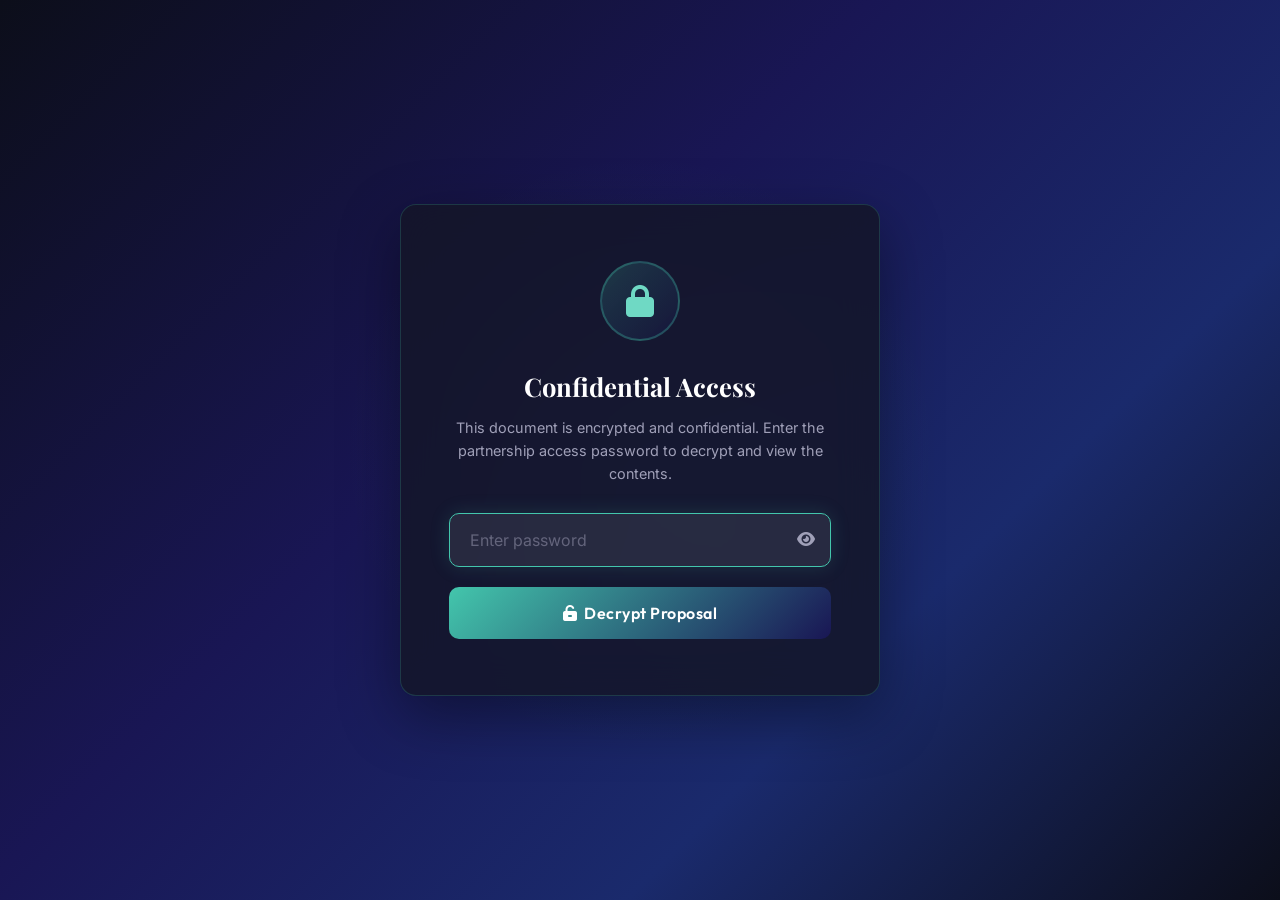
<file: rental.html>
<!DOCTYPE html>
<html lang="en">
<head>
    <meta charset="UTF-8">
    <meta name="viewport" content="width=device-width, initial-scale=1.0">
    <title>Gibbs Edu Tech — Institutional Proposal Portal (Confidential)</title>
    <meta name="description" content="Confidential institutional program framework for Gibbs Edu Tech college partnership.">
    <link rel="icon" type="image/png" href="assets/images/favicon.png">
    <link href="https://fonts.googleapis.com/css2?family=Playfair+Display:wght@400;500;600;700;800;900&family=Inter:wght@300;400;500;600;700;800&family=Outfit:wght@300;400;500;600;700&family=JetBrains+Mono:wght@400;500;600&display=swap" rel="stylesheet">
    <link rel="stylesheet" href="https://cdnjs.cloudflare.com/ajax/libs/font-awesome/6.5.1/css/all.min.css">
    <link rel="stylesheet" href="assets/css/style.css">
    <link rel="icon" type="image/png" href="assets/images/gibbs-icon.png">
    <style>
        /* ===== PORTAL SPECIFIC STYLING ===== */
        .portal-nav {
            background: rgba(12, 14, 26, 0.95);
            backdrop-filter: blur(20px);
            border-bottom: 1px solid rgba(67, 198, 172, 0.2);
            position: sticky;
            top: 0;
            z-index: 999;
            padding: 12px 0;
        }

        .portal-nav .nav-inner {
            display: flex;
            align-items: center;
            justify-content: space-between;
        }

        .portal-badge {
            display: inline-flex;
            align-items: center;
            gap: 6px;
            padding: 4px 12px;
            border-radius: 50px;
            background: rgba(231, 76, 60, 0.15);
            border: 1px solid rgba(231, 76, 60, 0.35);
            color: #e74c3c;
            font-family: var(--font-accent);
            font-size: 0.72rem;
            font-weight: 700;
            letter-spacing: 1.5px;
            text-transform: uppercase;
        }

        .portal-nav-links {
            display: flex;
            align-items: center;
            gap: 22px;
            list-style: none;
        }

        .portal-nav-links a {
            font-family: var(--font-accent);
            font-weight: 500;
            font-size: 0.88rem;
            color: rgba(255, 255, 255, 0.85);
            transition: color var(--transition-fast);
        }

        .portal-nav-links a:hover {
            color: var(--primary-light);
        }

        .portal-nav-links .back-link {
            padding: 8px 16px;
            border-radius: 50px;
            background: rgba(67, 198, 172, 0.12);
            border: 1px solid rgba(67, 198, 172, 0.3);
            color: var(--primary-light);
            font-weight: 600;
        }

        .portal-nav-links .back-link:hover {
            background: var(--gradient-primary);
            color: white;
        }

        /* ===== COMMISSION & RENTAL HERO ===== */
        .rental-hero {
            background: var(--gradient-hero);
            padding: 90px 0 60px;
            text-align: center;
            position: relative;
        }

        .rental-hero .confidential-badge {
            display: inline-flex;
            align-items: center;
            gap: 8px;
            padding: 8px 20px;
            border-radius: 50px;
            background: rgba(231, 76, 60, 0.15);
            border: 1px solid rgba(231, 76, 60, 0.3);
            color: #e74c3c;
            font-family: var(--font-accent);
            font-size: 0.78rem;
            font-weight: 700;
            letter-spacing: 2px;
            text-transform: uppercase;
            margin-bottom: 20px;
        }

        .rental-hero h1 {
            font-family: var(--font-display);
            font-size: clamp(2.2rem, 5vw, 3.2rem);
            font-weight: 800;
            color: var(--text-white);
            margin-bottom: 16px;
        }

        .rental-hero p {
            color: var(--text-on-dark);
            font-size: 1.08rem;
            max-width: 760px;
            margin: 0 auto;
            line-height: 1.7;
        }

        /* ===== SECTION TABS / QUICK JUMP ===== */
        .portal-subnav {
            background: var(--bg-card-dark);
            border-bottom: 1px solid var(--border-dark);
            padding: 12px 0;
            overflow-x: auto;
        }

        .subnav-pills {
            display: flex;
            align-items: center;
            justify-content: center;
            gap: 12px;
            list-style: none;
            min-width: max-content;
        }

        .subnav-pills a {
            padding: 8px 18px;
            border-radius: 50px;
            font-family: var(--font-accent);
            font-size: 0.82rem;
            font-weight: 600;
            color: var(--text-light);
            background: rgba(255, 255, 255, 0.04);
            border: 1px solid rgba(255, 255, 255, 0.08);
            display: inline-flex;
            align-items: center;
            gap: 8px;
            transition: all var(--transition-fast);
        }

        .subnav-pills a:hover {
            background: rgba(67, 198, 172, 0.15);
            border-color: rgba(67, 198, 172, 0.3);
            color: var(--primary-light);
        }

        /* ===== RENTAL TIERS GRID ===== */
        .rental-tiers {
            display: grid;
            grid-template-columns: repeat(5, 1fr);
            gap: 20px;
            margin-bottom: 56px;
        }

        .rental-tier-card {
            border-radius: var(--border-radius);
            padding: 36px 20px;
            text-align: center;
            position: relative;
            overflow: hidden;
            transition: all var(--transition-med);
            border: 1px solid rgba(67, 198, 172, 0.12);
            background: var(--bg-card-dark);
        }

        .rental-tier-card:hover {
            transform: translateY(-8px);
            box-shadow: 0 12px 30px rgba(0, 0, 0, 0.2);
        }

        .rental-tier-card::before {
            content: '';
            position: absolute;
            top: 0; left: 0; right: 0;
            height: 4px;
            border-radius: 4px 4px 0 0;
        }

        .tier-bronze { background: linear-gradient(180deg, #fef3e2 0%, #ffffff 100%); }
        .tier-bronze::before { background: linear-gradient(90deg, #cd7f32, #e8a858); }
        .tier-bronze .tier-label { color: #cd7f32; }

        .tier-silver { background: linear-gradient(180deg, #f0f0f5 0%, #ffffff 100%); }
        .tier-silver::before { background: linear-gradient(90deg, #808090, #a8a8b8); }
        .tier-silver .tier-label { color: #6a6a80; }

        .tier-gold { background: linear-gradient(180deg, #fdf7e4 0%, #ffffff 100%); }
        .tier-gold::before { background: linear-gradient(90deg, #d4a017, #f7cf2e); }
        .tier-gold .tier-label { color: #b8860b; }

        .tier-platinum {
            background: linear-gradient(180deg, #e8f8f5 0%, #ffffff 100%);
            border-color: rgba(67, 198, 172, 0.3);
            box-shadow: 0 4px 20px rgba(67, 198, 172, 0.1);
        }
        .tier-platinum::before { background: var(--gradient-primary); }
        .tier-platinum .tier-label { color: var(--primary-dark); }

        .tier-diamond {
            background: linear-gradient(180deg, #ebf5fb 0%, #ffffff 100%);
            border-color: rgba(52, 152, 219, 0.3);
            box-shadow: 0 4px 20px rgba(52, 152, 219, 0.1);
        }
        .tier-diamond::before { background: linear-gradient(90deg, #3498db, #5dade2); }
        .tier-diamond .tier-label { color: #2980b9; }

        .tier-label {
            font-family: var(--font-accent);
            font-size: 0.75rem;
            font-weight: 700;
            letter-spacing: 2px;
            text-transform: uppercase;
            margin-bottom: 16px;
        }

        .tier-students {
            display: flex;
            align-items: center;
            justify-content: center;
            gap: 8px;
            margin-bottom: 8px;
        }

        .tier-students i {
            font-size: 1.2rem;
            color: var(--primary);
        }

        .tier-students-count {
            font-family: var(--font-display);
            font-size: 1.8rem;
            font-weight: 800;
            color: var(--text-primary);
        }

        .tier-students-label {
            font-size: 0.8rem;
            color: var(--text-secondary);
            margin-bottom: 24px;
        }

        .tier-divider {
            width: 40px;
            height: 2px;
            background: rgba(67, 198, 172, 0.2);
            margin: 0 auto 20px;
        }

        .tier-rental-detail {
            padding: 14px 16px;
            border-radius: var(--border-radius-xs);
            background: rgba(67, 198, 172, 0.08);
            border: 1px solid rgba(67, 198, 172, 0.15);
        }

        .tier-rental-detail p {
            font-size: 0.82rem;
            color: var(--text-secondary);
            line-height: 1.5;
        }

        .tier-rental-detail strong {
            display: block;
            font-size: 1.25rem;
            font-family: var(--font-display);
            color: var(--text-primary);
            margin-top: 4px;
        }

        .tier-best {
            position: relative;
        }

        .tier-best-badge {
            position: absolute;
            top: 12px;
            right: 12px;
            padding: 4px 10px;
            border-radius: 50px;
            background: var(--gradient-primary);
            color: white;
            font-size: 0.65rem;
            font-weight: 700;
            font-family: var(--font-accent);
            text-transform: uppercase;
            letter-spacing: 1px;
        }

        /* ===== RENTAL SUMMARY TABLE ===== */
        .rental-summary {
            max-width: 900px;
            margin: 0 auto 48px;
        }

        .rental-summary h3 {
            font-family: var(--font-display);
            font-size: 1.4rem;
            font-weight: 700;
            color: var(--text-primary);
            text-align: center;
            margin-bottom: 24px;
        }

        .rental-table-wrap {
            border-radius: var(--border-radius);
            overflow: hidden;
            box-shadow: var(--shadow-md);
            border: 1px solid rgba(67, 198, 172, 0.12);
        }

        .rental-table {
            width: 100%;
            border-collapse: collapse;
            font-size: 0.92rem;
        }

        .rental-table thead {
            background: var(--gradient-primary);
        }

        .rental-table thead th {
            padding: 16px 20px;
            color: var(--text-white);
            font-family: var(--font-accent);
            font-weight: 600;
            font-size: 0.82rem;
            text-transform: uppercase;
            letter-spacing: 1px;
            text-align: center;
        }

        .rental-table thead th:first-child {
            text-align: left;
        }

        .rental-table tbody td {
            padding: 16px 20px;
            text-align: center;
            border-bottom: 1px solid rgba(0, 0, 0, 0.05);
            color: var(--text-primary);
        }

        .rental-table tbody td:first-child {
            text-align: left;
            font-weight: 600;
        }

        .rental-table tbody tr:nth-child(even) {
            background: rgba(67, 198, 172, 0.03);
        }

        .rental-table tbody tr:hover {
            background: rgba(67, 198, 172, 0.08);
        }

        .rental-highlight {
            color: var(--primary-dark);
            font-weight: 700;
            font-size: 1.05rem;
        }

        /* ===== RENTAL NOTES ===== */
        .rental-notes {
            max-width: 800px;
            margin: 0 auto;
            padding: 28px 32px;
            border-radius: var(--border-radius);
            background: linear-gradient(135deg, rgba(67, 198, 172, 0.06), rgba(25, 22, 84, 0.04));
            border: 1px solid rgba(67, 198, 172, 0.15);
        }

        .rental-notes h4 {
            font-family: var(--font-accent);
            font-size: 0.98rem;
            font-weight: 700;
            color: var(--text-primary);
            margin-bottom: 14px;
            display: flex;
            align-items: center;
            gap: 8px;
        }

        .rental-notes h4 i { color: var(--primary); }

        .rental-notes ul { list-style: none; }

        .rental-notes ul li {
            padding: 8px 0;
            font-size: 0.9rem;
            color: var(--text-secondary);
            display: flex;
            align-items: flex-start;
            gap: 10px;
            line-height: 1.5;
        }

        .rental-notes ul li i {
            color: var(--primary);
            font-size: 0.75rem;
            margin-top: 6px;
        }

        /* ===== DETAILED CURRICULUM ACCORDION CARDS ===== */
        .curriculum-track-card {
            background: var(--bg-white);
            border: 1px solid rgba(67, 198, 172, 0.18);
            border-radius: var(--border-radius);
            margin-bottom: 28px;
            box-shadow: 0 4px 20px rgba(0, 0, 0, 0.05);
            overflow: hidden;
            transition: all var(--transition-med);
        }

        .curriculum-track-card:hover {
            box-shadow: 0 10px 30px rgba(0, 0, 0, 0.1);
            border-color: var(--primary);
        }

        .curriculum-track-header {
            padding: 28px 32px;
            display: flex;
            align-items: center;
            justify-content: space-between;
            gap: 20px;
            border-bottom: 1px solid rgba(0, 0, 0, 0.06);
            background: linear-gradient(90deg, rgba(67, 198, 172, 0.04), transparent);
        }

        .curriculum-track-title-group {
            display: flex;
            align-items: center;
            gap: 20px;
        }

        .curriculum-track-icon {
            width: 56px;
            height: 56px;
            border-radius: 14px;
            background: var(--gradient-primary);
            display: flex;
            align-items: center;
            justify-content: center;
            color: white;
            font-size: 1.5rem;
            flex-shrink: 0;
        }

        .curriculum-track-name {
            font-family: var(--font-display);
            font-size: 1.5rem;
            font-weight: 700;
            color: var(--text-primary);
            margin-bottom: 4px;
        }

        .curriculum-track-tags {
            font-family: var(--font-mono);
            font-size: 0.85rem;
            color: var(--primary-dark);
            font-weight: 500;
        }

        .curriculum-track-body {
            padding: 32px;
        }

        .curriculum-track-desc {
            font-size: 0.96rem;
            color: var(--text-secondary);
            line-height: 1.7;
            margin-bottom: 24px;
        }

        .month-grid {
            display: grid;
            grid-template-columns: repeat(3, 1fr);
            gap: 20px;
        }

        .month-card {
            background: rgba(67, 198, 172, 0.04);
            border: 1px solid rgba(67, 198, 172, 0.12);
            border-radius: var(--border-radius-sm);
            padding: 20px;
        }

        .month-card-header {
            display: flex;
            align-items: center;
            justify-content: space-between;
            margin-bottom: 14px;
            padding-bottom: 10px;
            border-bottom: 1px solid rgba(67, 198, 172, 0.15);
        }

        .month-card-tag {
            font-family: var(--font-accent);
            font-size: 0.78rem;
            font-weight: 700;
            color: var(--primary);
            text-transform: uppercase;
            letter-spacing: 1px;
        }

        .month-card-weeks {
            font-size: 0.78rem;
            color: var(--text-secondary);
        }

        .month-card ul {
            list-style: none;
        }

        .month-card ul li {
            padding: 6px 0;
            font-size: 0.85rem;
            color: var(--text-primary);
            display: flex;
            align-items: flex-start;
            gap: 8px;
            line-height: 1.5;
        }

        .month-card ul li::before {
            content: '•';
            color: var(--primary);
            font-weight: bold;
            font-size: 1.1rem;
            line-height: 1;
        }

        @media (max-width: 1024px) {
            .rental-tiers { grid-template-columns: repeat(2, 1fr); }
            .month-grid { grid-template-columns: 1fr; }
            .curriculum-track-header { flex-direction: column; align-items: flex-start; }
            .portal-nav-links { display: none; }
        }

        @media (max-width: 600px) {
            .rental-tiers { grid-template-columns: 1fr; }
            .rental-hero h1 { font-size: 1.8rem; }
            .rental-table { font-size: 0.8rem; }
            .rental-table thead th, .rental-table tbody td { padding: 10px 8px; }
        }
    </style>
</head>
<body>

<!-- ===================== PASSWORD GATE ===================== -->
<div id="passwordGate" class="password-gate">
    <div class="password-card">
        <div class="lock-icon">
            <i class="fas fa-lock"></i>
        </div>
        <h2>Confidential Access</h2>
        <p>This document is encrypted and confidential. Enter the partnership access password to decrypt and view the contents.</p>
        <form id="passwordForm">
            <div class="password-input-group">
                <input type="password" id="passwordInput" placeholder="Enter password" autocomplete="off" autofocus>
                <button type="button" class="toggle-password" id="togglePassword">
                    <i class="fas fa-eye"></i>
                </button>
            </div>
            <div class="password-error" id="passwordError">
                <i class="fas fa-exclamation-circle"></i> Incorrect password. Please try again.
            </div>
            <button type="submit" class="password-submit">
                <i class="fas fa-unlock-alt"></i> &nbsp;Decrypt Proposal
            </button>
        </form>
    </div>
</div>

<!-- Container for Decrypted Content -->
<div id="decryptedContent" class="decrypted-container"></div>

<script>
    const passwordForm = document.getElementById('passwordForm');
    const passwordInput = document.getElementById('passwordInput');
    const passwordError = document.getElementById('passwordError');
    const passwordGate = document.getElementById('passwordGate');
    const decryptedContent = document.getElementById('decryptedContent');
    const togglePassword = document.getElementById('togglePassword');

    // Securely encrypted payload
    const encryptedPayload = "9tHULgD91ZmWu9fUBPqlhxpGFRTTYAIVvAbKBeSmNMeSXM3R4vbXCPV/D7C99v1MWTHxHKOEtzhfzSVlTMFQ4G5teZQWxuXAL451+bUEXtmwNsn2Tw6j2zsmCTmLGVCWRlX/pwZXphLep2PjDpTaKBVhG24ELEm3fr3Sjf51m2edSsn4sPdXbhNU299SYHHNH0jp634Knel5ZddILOk7J2HtqRPoBTEYqmMTLhjupMS/aRx186wmv2DL/KEi9Ti6jsEDCNe09o+YMPDZyQoIQA0YgRVgZRGuK0ZMfKxxwc6jnN82EipZWQoJ56GAzGgokSz5zHHnS1/+1nKU2l52fymsWAe/wau/WZ2CKOj4MdEqkxoyTiVDxHz2zYnzquEOjIdb0Wiyn76Z2jDjUw5C4lIygIH18cHgsTvEOHrBYvMuw4iNvWDxDfK7BaP/RpzyDqvqY5goxREWjPx1Dk6EikL+OdO6OTunCPsTADWTmzj9eTMZ4ln4NhSKlde6AcTq2q1k0OB8JFX/B56sgdR9dmnJpeUMtC12dSg+p16WYNvQEN8ArHdWp3S+c0Dc2+XBLjxlTr1B2dXvd+obySIybstM2Lr3xvJjJUMYiuKy/He0h0VFih+E1BpDt1ADX4SdXzMrsVeblS2DSoEocS+jsZjsJDyZeIKHGr+mul9iO7se6lfsE6KiHs8mbT4RXg99YMOD+doK4LvOF4HvSdPjDqbDFJtaiGsnXToqeNdKyp29GGOgEHIKqrqsgZzpmyJ2gFMMYKfgXLpkRb2/935dQxPsPnmf4TX0YEz94JYv5eaY+NfGLMFAnpc2CQOTsYc3MWfGmVO453i5yu43aQMxdL1lqrTX0BrMxRHFA7CZ00ZHhBSHeEs/PtMpoEh+mOHZqylOBkxhoDvGyV+0jnZk7vq4751FEQhiCBUxP7+poHKrakQTJlPXdwFXKNjFM21Stzs1bV8u+hPU8OJrkcG2mmLISplCTx5IHGlkreaRAIuHKSHwgBPieISzFddNhCMpuvrAauXHF76WA/oLpyQNzlQdwWcgIo52PDm8UqmGID0TCbhNWqSJAqoVSDErYhXZGu2uaKGYhsrFMlyoidJxnVWcGZG+31shdD8+i9ockYj0BAM9C8/YHBt0aZntRxQ60jNFoHGzMMAB6fVyGE4P5n/I2BaX1Fdh/rXGlBMijFUid2C36w8tY1vwioOqkEf37X9m+t5MhTAZrn13N9GKu2PxbEuHQNOKe1/rbdvVqArRz+b8Z7tV4w4OWXnnnlewJoY/AD/aGQkww0KAFXfuNOKJbIT2RLIuzNco7eBrEg9f744Wrtq56ODte+To6qlnDBnvnQ3Wcz70WfSv/Cn1oJiF9dMOXUtcAOrh9kF0ABD4yIw+uIuolkw+kvUXZyddL/QOK2SLR1ugSGpNUztNCBbk3s28AwJRVZiulmrp0WQGxmWmJ6rLVTULM3X5m5GI+XCWQXJXvyOk5PLCKXUmF9garOFAu4n9S2cHXa4SoHjEWx1UCqNHMfZd1oHinGFrM2LcKzOxBuwHp1lndbW5Ofqn+ihFbLxA/kzv9SY/Flg/YdW3Vsn7XuFqT4fJYnuGZ/EhhJH1RULek5iUx2tZUPaNAl/OMsZqEHMQbwfm7fnx1L0Bw5JbYzetcOU3J9avlEWdgrm9VyiMP0VpOeiL2wjnZNxCNxvPqCOpd8bsvU+7MOwYhISi7R9VL7gOeHiHCYwziCC6WP6Cz0jRPCEVoFyHvq8Z6KR6MpPGMlxQGlNWlAA9eVnCfsv8gRGsH38jXD/W6aEAPti4X6Md97/C/PMK9Ve/fKJNDP0PgHT4Ktv6Ah5e55FeIzOwFgmwpHm/CIVi7KCDw52rVz9E4rwNjkluYNYElhRgFQkcHNc/zh8is0WpX/HxWsehCb1gvGuZFVgDO0E0QH/C5xkxcEOox78oAb5XqLITsgKu9uLAo6yx/jqrXp7XO2Xt+cI3tUbmhbdsJMIO7xDJahu67QXfQAbxBqxP4du3KswDP5s7HG+5KjbWN8v4HsYSpuxf1UiWo/2RQ/bAnjdFYTIU+rMSjaVqpICvLdXsh/6JvLxW9GtvqFL2lTPOhCpm/[base64]/i4vIPxVho+WYUQZhwPUVpr84absfajIcq9Uu6d5PWu8Fe0R7wj3GiN3vvf83q5nPrvy0dLlEXl7qUcplQ62A2bzmUBiwOzB9jse3N+yS+dsBhjd4+VdNp1VYuR6gjocbMcFULOVMh3fyW5CIA3eLjJF7tmXqbxtEpfVBkDoq+tzxMis7K9QR9fneGQXhSyLaQXXkM//[base64]/pHq25Hj1n3Z9CXKdqkfVZReYCxSaZIgUmxXelXyCV0bjENQefhNXQUsBGKZaG7UPAn7uJkcSG72Z9xtvfFcFSo6udEM/bb8h8Ab7VcyB1etNR4rScGA9+tobWc+4fiUX2Ov+Dm+VrM6UQlzvx4zvp4qoQLmgGcMwIDRK6hh25ESIzFtpujLPQjSXKDUpSKcyq2SeNnS1ia7duehzG0rHDPo6NkC8acJEW37LaZ/hhV6Td4kGAZYMb2A2UH11ev6pzZewfq76XRzlaMQQ2ydW8E45G7uQ0VlaNHnL+2W1mOLWSlwwVySioVHVnjIWGYhg4KYR0+cXbbmUvv+VafvZEKS2l8J5GUY9rwvrrPZw/nnQ/nSU/wEAM3F8eFGJ56nt3TumhS3NjtAWiPjswBmPXRAl2KLwCNMr7rKzH+/u0v3TeXpmIDlPSmoI6Skco4Ufv2ezCYtQf/el+3hF4jTiGhHvo6chHXVgYaQSiZ+aeVAqRw1CojYYhhdzR9WkS1Wa0q4MmSMLTkEL5itTgPfpASuJeQ84Qz/NphN9wrjUI9B1NiUJaKVOmO+k6vhXMRX/qYoDoMqh83U/oV/9e0H9W7eqMzYA02oMo2e5urvIlJKmh3g/zzqGMs5p3H0qhhqMq8rcYF/3Ro14/46/QYZlNpKCytx4YJQweHFuZ2FsyJmGnVtPgzTo70BY41YaqTgP6ZY18qr13ZGZ4QR78xClLbfx71d5kr7q4D7+EiWsgY16wx+E3gNjonZGnt2vTx9Vq3uh1g426LN7ZlaJ4FDKygfvSFSp/JFbe9Ntye8A8XuVdyuXd2XBlCJDGYrFuYLRP952PE58lLIBtxp3acYs6iorn54e+Def1sENRC/edjT4fC3EsjuFe5VJdDSAbPg9HtkMoFp54/[base64]/bad6Feh8SHWfAQWLk2ieoF2JGi5wjNOD68yV5mKpRulUYDZg7P901mAXNoUyTYdBE0XNk6MMJw/d7aMNzzMXbropHFwUsXmPjCP80qczbb00tKNXn80QJSceQshl4HHeSZ9EXrjKJTtfWP4Mmat8+WO/wR0uUjkkq+t0KOLcyOKxkJNPheOCHkhNrFY9zu5r58glNDAV9iwGkI1VgKT7JdyOjW7Y9dMXdvc7xcE3TfO0AiEeCsmjWnyvPf4yN2/EAO/nsiPgcEgcxRi4RtZwEQ3iuiEmOMwPv3ttoayNA49onwLMTjTNSvyn1xn3bqlCB7TjYfPSlx9+IUPf3FzpLw/AKTof0TJcCHo1JE0qcvrRUkQLvDVkQojNSRIR2X3OWL62F0fdgrGFvRit1Bo62GCOW4hMkt5MHIJLoXBWvWSb8ShoVAAtzmHU6PadfAxyYFacKusExPinV6mT1wJKAP+LFMUyWVkd3WPICdXeet8x2StS/vvp17Zzx+1kFTtETGpsnaIWoUxBwlvn8sTeoDZ/TOZ2WLQKBRtKoYZIPRLKaYoeuvnVmsNCUEkLgv2TVAzcNTwv76FTwOP1EphNvcCGwp0YqKepRyvTSK8trPLDfpwIc+MMkn+IKdCv/8t80dJPipFRIVPFEI4KKyW6VRKNq/H10Rq0EbXYSw/Uq93w5m5tjhcz9xvfys9V8j4+MQF3w61pjQjShXOKA7ewU/WFp38tsPHYeuU2yHiK3Gs2gWk2l4ZdRKWUI5/[base64]/k1Wo+XeKcG7pYrDorsaIJKlsiezalLtb4v6fNWfLjC8n5ISuMZqMX1QXB/DljTAGwZjAO3eirl87M1VCgXoNtcXERbpd4yRJH9DX4XNAuB5vJG/JeJ1ITCl0J619HLYMtCSl+SmL6Jn1R2rS4oNa6UXdXyktZst9I1iJPUzn3p2QBz/g3UiNUMAwYO/B3nNTXaN4xVOQOWTaF4Jg/QfUT1EL0CCiRp+Li18cRgL52ynY/jOm7FWvAt4TyDsOfNzMwt723qtVz+4b/0zeYreb+EF3Pk4ij9LQn8VRqH4+4SUcB2PCVCcB3JMPSBGopWU/G/e5R1zP8c/MeLqTYKVVS+P4c7nHJakqodDzQtpLHsTRZmXnCQeC/yJoqZI5gE3ucJxW9X+mmouze1VPk+AwB1uAZGwR4JA0LC+EDF3kO/ROEoBQ3/h0d14/sse7L3sojV1NlM5NPUX4576lylzGhLgTFvXVmx5Hw8BNcDSKFf3rOvYfNFIaOYc/s+xAy5kaglFJmkeuRTeq/QtRbZ9qESaiAT+T8fMBqYod1I3jx7JCer/64NJlLiy00dvzuR85bl69uGyMQNHsmpBm6mhEWAqxMjmP3kwc3Bdgs/0WwNbD4J4+Fbafzdw7fWf9Shz3zYVuoFZ2+L3ztnZNsAwnj0mm9dAQ4rDvsbc0rx8nQWROpVj7WfOeWROcuPMVH3T+Rpfvh3UVKOhh9fdOLYNbxm0dFH08SE3nmIqrVWQFMNEz5WyYm5H1oYS8bzMQTUx467Dg6/zUwilz+nIbZSEJ2e5/[base64]/[base64]/8JL5f13hSDs2eQj2WAxYKwm4JnD/elXejYvO2rI7vnkUgHqEknKDH9rKcnQCk6oS/3JuXzSPXld2iTSOmIRAfSS1RgmEdeUiKhOdYDNEWNfBIdY0L2VkdBw/9PJvI8ZZJ4CVdkgVLP/6ya8+/FBLELjV1vQNSv0dIAeNgLAxdB3d9ZYl9Sd6UsBC14dOLFrCQrHon7fPTiQvs4mak6FLWosMDeDFogRjGPVuO3b5ioOLM9nwNzhFqYT2sOAL4kLs2kSt41S9O5J8zHgoH4J/t2xWFJwr/ZXU+kzTAa6eQmLJd3PzF++AHI2ZahK3QNf2l6akBehNps7ZQPO/J2rS4SNjOO896c/[base64]/JP1L16J7ntQnarKldM8j4ZkhlZDhCnDHi1n2DCbgEw/zq0mEQl/[base64]/GLC8FwzHVzDIOg+l4NQyxwkXPAUktlcRqUvVaA9QfcwSpORkZxOQE7RCcA5d31bxxg/oCJpYLV6wtIRrg1q6rhWXVkBEA+yTmGp9Cv5GzsCVlKqRORKepphIWY9rQ3GBA3/GBnV8UQVukLf5OmetSk2ifoXWnYvGaFAJjpF+YQqB4Z1a2kv6huZCCciCjer3GagR+Gn6pWXaUaKYKvfEJ1nkT78dN35vkhiagm5/vOqpHUxJWkGSDr7qM5yJOpdYYgzHRIx3dOnP/m2nG3UZLDwqM1jiUcGWD6GMPbeRpn8JTYK0/HPtb25zd7EKfewNdK8R48Y0ZbSsU9vE5EhviQWMqDG+RETR3nNrYp4zRJn81DiC7olvl0MiQKD3Mv87+RpwYLde+RrZPM/iFtUCiUqFk1bhn9LZUjyfxfubDQYZqF3UaQaypB54QtGgWMpjJpuOEcBkXzHHFijsnzZ/oqKefCcCZ7PEfNRs748IRH7hyTvJOhrGdC1MxnHPdajnO06D636e+S3piyaoluu1eSKUMwZVNmLgqmSNh07EodxlIO4eoiM6D/1iPF/xkiwwo+fNWLjzK+21HELmhn0ZZob/fv28y6SJZ+ABsGma/yIIpgUwY/mauZ8+22i81NQ/WIQuK/ZwMgeseC6FvouxYzVYp96yfijPu5QojYaJpsW4JGFlBbQ2zm2W3BhMSMYLfMO5CrJKmsSbIcTjS4wYRCBVE5bqbEcU4IXvKi/VCxpMOcYn0laWVgMrpHE8FWZl4bO5Dcd47NKI1rGYepGdBZJ6W9x0+HPyG5ixHhzyYN1DrUPurR+XPnnG6X4AGERE6BPneLe4bUv7Ko2edqw8FUw53uOBNzz0M7dwp+vd+SCzJtxckQu9ZlBQ+Osl0RsxECPquMBwX3y/huuCbai7l3PlUW6a+AZnZPEwvth6IHg9iHhKv98wbTHyYD75kqt7/[base64]/Dt72FQcMIzq2pZGf3sssRXXh2TG6u3Xx9ZJ+5WK/qRUo8b9TtO5Z4+5pRYRbZAtNfyNwB2DPIb4v9dHg1CG0LyX2tj/cNiHJTMeXOA/WxILVierf7Y65sKrtvt6vrFrD8/L7kRwU8wab8z87grUAyiSjLWd/NWo5mdweW9SL6L/qURhT5S3Y3hxvjl1xh3EF0Feg/lX/5AeId8WmmhBN4a++s0YbJGhLu65dfwTjBGC9T0eZisSP0GPf/5araRIwKRbPj1X/n0nBaeMk9eSFfansvHE2GClDY+1qvIf3ocRsfefBK4qMyCeJ543ZvbljF+Gz4B4873Apb64Lgkk/L+MMcMsUneQFL3dbxQgam2Y0gOgVZsYEP3J5n+xqB7q3lIHTo+EnrJncAvDRGEVblUK140cxscoRdP/mM0G+mxPv+uf4FZXIvaPqh2+X6lC2pT5IRLsxYcwDMXrTjSULWqtarIn3qI604hUdOqm8U3fdsBs8BGb5VDH63KTDVWbv9HLg9+IS9+klzAyAah6k5b/[base64]/ux5gpeC6BmlCKqsngrwISJsy8g8wPW2xtk4QC9NyoAjZtYmo4XRsmmAQ65wS9S7G72kUrbEZJ4fGlxT8ca2Gl0ryRsP/Y+WewUiZMBW5Vt+6tgj630xNZU/3bAWsV+p1/yd4VJY2Y2HY1S0Udq97h/woOsno6E1iW0/9zAt8XM+0o9sPREUoNsCqsQwez5StUo4xcQnG/S2GhJl7ZiaHL3BkfRmQABS+iiuEPGI2O/Le69h1h9V9KehQejm666T3OUHThrFBzgQ2SM3QLj2A7J8+9fS8GUv/J64oPmtFi4yK9ArKXplQDAYuv+qfFiLsGeGjhvtCczvemYfoXy9oOmdHbdA4tcOWp7RZ4NcqrXUnTJUFc8e9/gQmmCZSyBDC8bmaVOa1NDt/GhYbCXwH4b2YFFBzt8kmYyr7eHHRprGxxtFwPv5wZRzuhhABKMEBcJvQncOe1qhMKqxf3b8N7E2BS//UD/9/UfotUWW0/TUlwmtWvkYlNevV6/qy7A2tQRBmmubE9t4kkNwSLS4MvgxLjBx5hdeyosC2y7E31elPI7pOptUbkJKPkuKnKfFTqdWgTctkLlkaQf4MhGbGQTOq0LWAew+6uqqygTAHZTk61pOwck09FxbXodw9MCklQ+7vO8I87NrLItA/n3AxWG+FER34oQWUBQclI4lg0aDGDw2JgVEdaK1MBQfX6aSm2iDukKkB1yySr+D/lQYxyj3YKmEYYWOngAfwJN+ZDEegyJzUMtpok2hRPOi5g7RyRJPOc5tJLyU/mCOK8wwywW/NxeWrz3IvQgghseXo9VCkUv5oYLnL0vD+s7o27mzPvwjhupP53zFcGPUNHT9TaBOvqPDgwSyJO5O/V6qolt7nRGR0q5ZWeermw/7Y5zq6LGxtUdKsCPM0GOhj7rvUmw0pNe6BU91pnnZR3XGCg3GqQqV/W418jxuIEgbiYPsLa/jpE1GbsxmTxOLYilmC7fU40izG2bMWYCYMk2WarNQZ8275QK40xXvILB73cmZ4qvTOrRcNa6/DyrwQTAz9H+fEbUQ0srTVGuO9JVEEmr/wGY3LRswzuR3dcYY6y5npZX+vlQXkpsuW94bPOf3Ifknj1QWO/3JobMaCY2ZJD1dMIvDDHKY3uMMi0HeAlWkKD0EQ8XJuqJU3vKAbVKddw78X6sVCZYcrnPG8Rs5v4L3Ni6r516B0MBUJO7E9doNfDxglqTPh6hPgoI32UWtK7C+euCQiWzPXJRmA8X/7TrqOruiZyokBPoKtFlEuBPNKdPN/VYiRGscWE7+5eml3tyKSqYqResGdmtXK+4Rmu35NO/3XXcPwMH1P67IW0EB8JmAfIrxDEYFTBRXQLeHDQlBE/L153WKXuFzTmbIkZOQjmbD43KoliW0ZZRDs3USlBLQrPqtvigy8ikC9ITNW2mKthyEPtw7HESsyj2lwp2VCPb7DdsqzmhmBw51dA5/epeLLXGzgpoB7acUPBd123juC98o9y29DZR72duMlOI0GMT9vjBGiXw/EzD2uvV3GbpWpCkWNxaHij0iKDVAD9X46YQi979O5Nwsclgj3AD84KTbNwQCOHXUOp78YAsygy8PHqgvBPjDw/azm9XuxqOrP7Q+zCRSnULtEHHEIq3HHYLlaZxQ16YZDXR+PSnvlMzOn3KeivVlS/1IIDvGaL3WAPr18lOPSqlWoCv4uANeWZyPACPPO+gQXdhW2uux1H26ls0w3gYjFTCanmK9AGLVPkgqZNXn95L78ZS/3VMiR8VRWX5g2Q1jbPcsAts48QGRPAuquNhNIQfn/LiYnFkxUbO/uSzxGb2iWQu5m7SsaHRTr22n2V1L0vDSKCfz/boDDCUW+axZhD1ggsguBp1fbq0ZZwLqC/rCIePyU7JhxvUXqvK00IxE4AlZjE+LlK471h9i8kVbYBX+Z3LXOYm5BVSwopZFqi9o+r/Uj9gP95POobG7Nfy81FpuztFRNP7h1KYaoZ7Lo9Lndds4QAIe5TVZxeWrW8wStIGfkycakfX4xRGkMCaB0eMX9BOp0FKzvIJyXyXO0WbMSDx/8fB0RjkCVo619r7AJ3EH/Oj/bmRPJ+/Xp07ocWMSDv7rBkVZyTSMM/9REjkAaCHqhrzKmn0yd2DrNZp/G3e2tmS0EsuRd+cgymskI+xFjEORiTCepvU1joaHmv2kZBopiOTFwbe0RtJdKMH/OVKFXSgmepy2hUaplLJPG+wQLQmqBaXn8WvnF9MnviVAZ8gDY11nz7u5/OKEqVr7VseaTNmrb/3HyyW5IOJQPabENa36l1I2UOgrEi3lOjbg5EwjFkhtlRWeB+zKiVIkQguUZpl/T0DcslSUWN4fYnrk1Wz5nYzziqM50MLwJkBAYIus+ASGIZEzR3e77zcwXesAfXbKTPvZ37CaOBb7Pybh+SA4usgm0WM+qVawmBBQvbGFlhauoyeXRcE2bQOX1wCzQYehu9LRidSHA+HSzkufdXnzEXLFEvAVZwAWbKih7xRDfUAJSX+BSzsp/3H0sBLya4pZOEyL7gYIBNFLb5H7dmnu2bUG8sjPGlQ0U5h7xT/x132QU8E8BjsxvhRzln6GsAJGfD8yUSMVbVafwE2zE/PWM6Av6YyE7x828RUTNpA5LqTC8EaEPJDtPfUxcNVA7K/PB1Nn6/JX1D2a9saifLPvYcZHIAZZz3cyy2WcEJ1rAgv4UVlGKQMJ78Px5hJJINo3FLtS7hQHRQ57zTLraReaImLMo8GlVz9hANbziZBXMGJJPF0SM/3a8vdKlkEuOhR95lV5mnC6H/e9r1+D1sxDupqX+212Hd6Zg4DIRz1PeebDuiIkYb2VqoBXmAeAFC7YP6gMZcYeVMAsPPHwxvT85snwTqXIliftjf8j6UndJgppTnk0A4BRIiE/AkenWNtlsSt9SkjQoNVglvbbUcwuO1K70zJTBbCduKUGXQWxznsT/yNYmxec0joyi7FOh9Y44FY1GsEN2H9ISqGTqjqOyY8Vh7VmVL/TO3BuO/[base64]/gr4623uRFyqxKoClALg1+cleQbs+Io+nw2neZnzE6kbGsEeQHag2to8EzwdqD0qVDwJ4ky0DCBRv0OoEA7jqowy/HWJkHwSp31xqW/nN2mkHtdo5gf3dLW/TWJl5w7Qhbb4aNtmYUNiV0NxrabFT2IeN1kR4JgCyQQjuFzy+PETc23cRAGoB0rnsfD/rTkdSGQ5SnGc5AvHU1SK616j75xmj4MnhR5Hem9cbSV5SDRYz85lBfMKSWWvRtlpm6hkG3I2l+j3+pKarN1VhWA/T4yGR83grY+C2eK9ipJzuPUpPZMWs6hM3/U+w1X1GtFpcSmTGksyPVhEzKmGjj1ddi7V0/Zfx4OYkBMs169SIIUG7cf9BQDq/r2e8MsSFNcInqFTe7vaVTgjbpAx/iTf3ud25HNbRWMFwX1yQwVsLATJr01eE9FL/[base64]/Hsj5ZxGdJZ6GbdyBUP8mzT1W56pF4KbqOzvPcnLGYuWqmU/fw3vbVJTTB0sW7LtDLSP8SBSue6o7k5G23CtLJiUo/fO8Am5+rXOPw8UMK0VUnlTOqsqRr2iKQSGcjIQ1vnweP7wuhufdq/KZ6nyf4q7tCbr8SoTRTuKjNbisVr5sWOenvG832+IpqEx5F2D4g0ZK3rIR5jcZ5SH5RNFlM3ebQNrcvMGXcqQGGTOtXCB4qsSTrn4pFXqgbmPs05I6iObSE3PwgDqEiDVU8a4fKyMkEr9NYdr4jKLaZuQzrk8wwsZkVz3oyeTwQVmilVOJQ/lRSATQ5mMoOrLgnwVY6Cv2/9qCaoy6vrqJp2nYCZcsBBvaL/i1qvciBN9O+KUG+V5yGK95ymFUXb/qnOR28Oy8TyBytMQ0FWyYpcMb2pyGAGpKGcSgwvuql53mFgctBFBM5ea3966VUSm+OgL+SydLymFsrCGO8UarfrBq+rkJugxhtxX/MTMBUQRprhLir5Rf2nnXgEgMp1kaWaUFZevUhCAd9tH+0vVyE8K7xYPiDhYgVgsQHrwb/c5ueAsZAzT3w6xHOcKxkhYAjssUKvSlgsq6pg/V3Ew5OucLc1ktq4cihenTrrZgYfwZ5yfSXCi6FZSDAEjWJmXSZFolGb+E0Ofv45K7dRg28bv8FQQBKBJy+Djec7F2qLvfuA5JbulXDCRaQx0EvseFDPEH4dw8jeKiqWkAmk+Nkv3/+e/[base64]/C1VpDAhvBi0T4gl/PlWcH+o7/Q6GYLlExpx/IPiizyKvAaJyOXPphjaw6ONdr0R4c7gzUT3ebno7Uv8XGvHFJr1rSVZPaRp4QIv3TzRMtNK3N8S2O9vxTH/Lix6S+oyPaJ5kj6fHNaSd1oxOtiUp0GIrged/qVaLCjLHEvDIpUmkxQW6a29YMPsbM+AONxNEE6km7ebPEH5wS0o1WoQk99lOAPOHH1Spqa7r6XxUVX6fLjUkgrjd4Tfvwi4zNlI3WocngEvYhoe95rbS+gLGGlNPmauUXKs6T55sNVZ+/+47WLAa7b/dClfSqTs6HOLrBHLsu59UeciYcTHD+k9/HH9CyUj2eHkguk3g3gJPW/zhgdNRKwgDEnEnn0JmFyvTKRBCyjY2j9ejspe9wjBQ+aYb1LYDzmHNWAoJC9oQ8UljZR4EESMRUNWe4a0d5PWBUZ+0WwYQjDHUQARZJ2TwkAnlxap+u408THSb5qbjGcTYdzzfHhU7oGJ+39i0ewfFKAprwOOJw3HLG6gxNpx4OAWsJLliXCpSB4VLEhRMGG/h5CSCu42ghZqyn4xb7Nek4XHpPkLBVJKVW3mFwIfkffS479REWH30poyjGKZJB/eiZgN+eSnrrcGvzYh71geVxW+QPwZphoZdhER7USwC1qsyR7dskvv1XhzLzIBZPUO/[base64]/Nz7PYKaj2w+1nZMPcAjpIvDXQTFtQgmaSxrdleVQAJcJJFat4BHnSaK8iQboAmOEGqe4FqBKiGzTTttSB5fBnC5Hh97Npz/ifUhO/ZJAUzHoLNqxU6d7AR8aNxdg0BgCMVUYpkYuEr+OgQeDYW9jTgzqyxlEbU9m60W9aZP+lXoFSygZIn2LGSuMlsg8QyCA1OxbT/DmFmGulGO59c+NPwSBw0EY2dJV/RkxQ2wIrEdM/2IGgMVWfxrVIIjbfYH5zTkJTSImx8gZ6y58WwrdNj5KbQKXbAlLFWSw08zh/aSb6oOAZvIxx18CPWxJM7n9kQwj8rAJMCiFCFE3P4R6EP8bbdYvyAw8vEVjzvTQ8rSRq/nDm0Ywq0cgeSfChTLHSH8u/EYU8qM4z7MODoOxu3k3IijVqa8CzTLll5A84LRQ6RyzZMdVrz2susxEYzpX/kln+MgzbIBZHI8H5FJ7RsbyEoXba3OnB2Ch1U+T1q/+tAypVYig4DYGajWkWzF46qYXUVbfmGQYov7lJ+erT0E56oYNBEmYMQq9DAQy6wOiV2MrQNInkhIf8/BUHMwe5T7crdjPwq70RgQcbJ25SmEro445xxWVYdbPVW6UfRX84v69W78pjFmsTaF2JbDa65DdgYg0jvnSzUQZ9adz/7dTC8hDHsCb8x3KaTtH6i3LGgBkdjLjA2pZx8XwCh2dCxivk8hItfxyxEkE3jaHnujKIQbg58jnHfKZVG+dKsDHhpHF7Lm08iB8xat7ZuQkTs2iTSz7ybftTk362Ekzge/onxuZChSHMPTWcks4GhBUpwdGjVVSwgd093jhxxb3oCg+6uhrUjOeGu3YOurV6th2W+FDKRZ7vERBjo2/ybZpDONIF9hWf3GSbX/[base64]/1UYnrylQ8qmyOq5INqt7fZ0OBS3eXbksKEMv7FFGNgU8fEGjO8VLoQGh2APHeN8LQaOKCHASc8ChkhhNN4iu6TVBghI9KTrOKogGut9cfi08DxrOvOZhsMokKumr3E//s1mazyu6f+BGs3cKSTw54UsoL3PNDPHCLhotu4t2praZTPTUiaMEr7D+Nn2IHzLNTsH4yzkNXFf+PReWfIBycqd8MraqzduuMoGqvtVVPKvZg4D06PMfAM7wU12rPzx9hHQciYfF++weAUzUeNlMzkP+iOTFaBBG2pZ/+hofzweN/IxF9aAy0BobY27nTFeJgnrLoPrmsaeEkh3sUYma4AdDM2pEjchuppnHhA408l9SE6wqjUedNONqaP7bVw6wrQNh9899MRCV+UFvuFXmXw26Ps8QXz2759nnZ2/[base64]/dGexA/8UCjQw0JuO6wI2Kv9wxBH09SE/DaNgrnJtlFOqtdX1dEEY+zzLgPwCku1jVl60DIjrSvPzhue6nHMbFcoR1LTmxP8Nc7gDrsjQ+Sg0sdM8F/Uz/OQis22jFjWx0W20wgKkp2/e2PJT9rL71dPvFyfRF5zhFT7xDb+N4HYe/wULrO2/u8r7vSc2ByuWxxAyaWX1g+lDVEqfSod4qMV1cKw6WiQmdLg5pKSCgk9pGtVC4LnniH926Bu7NujUeYk17QKG78K/c4/qvcxLhZreeGwvvRGOpMjeqZ9VUbeGAb+zLfc9bf9/wYfi9srTvXrjcix1/Z93PlFPhJWo6qVWPCUw3WtvqLHj3f2O7JFavYp3stEpaVCKW6EFjF+XhTl73ZOjmRUKBlmuPLUWM1zjOboXwPbemTZ2qUIOHWu0xAH4OQQtiTxxGCfu6mrpm6iWYxGcLMcWKts2Sw1iDm4wvs+8FFG0EXKuyiAiQU717CudO98Yvq0Ex4jkrfO07/Gl6Phv+9b12KV+gpRH+hevxKWu2xr2/ozVMW6D2/M77vfrMlvTbjDoc4f6i7MU9Mmqn8YfJ0o1mniyiAxunXlGhfYc9UFLPvn6u4Q8p1+UG1YonZnV4pYBygMRVkH6+LPcJiXU/MHgREnhNtKSVQh69RpClwWdp11helsXXxcJAEQkukOtbx96EzYARsBd38uicuScWzsDrrEyUgT3zn/wOSSV7tl9KrD1qdpYPyIUv76hw5WRWJEbgruyQjJaQAldZ6l0GjdiocQaqpqrZvrJHm7QKddon9OPRVnpwQwf+K4LcqJPZYOrohsVbmfSVHrY7gZbBKcycC1e1ehBLbmSBLfwiTtR7K3EdeHoixbezEHrHQuPYarvqxFkPITbAoHNxBnGmT/W34yRQG5D47Cn6GfRsSIzPf+WxUjWBpb8dxemkeAkWWh+1oNH2UW3LBXIjIfD3EfPUmbFQi1IqjzQtQae+Rmd/sBmyHeOezxzan3wStDId/p/8jlyWgfajD/hyMFT5GqVzXKBJyd0SS/bHPNXv264NyrvQ+7foci3VSqHdTNqFTS7P7O06AuxWd1Mpwpw6ILMfSzH/JVUV+1X1T1QYdTpuAxoShMoOmu845XLd9JbYqNZ5taq16S2TbbtYIpR7x3J+NQ9fXEwbmXFO3PV41vNNfoWniv3yrFIg5C2t3Dst0FE56nAH+7kGS4ZqYlflnI8ufOYSzB//wQBWog8t5folNUwJdOUvCC/YQ1QERRnw7/TTI/cYUEmFw+oLPQxR7M2aSynTmGrodb0kpOnSdfCULEOVWVtaiK0VO7iXnaYrQL20ahV3x4k4gkSTejYC7bSHXJZq6BdDDdho+UjNxoHn4GzsWlb2Y3zduIf8tI07IyGBBtjf7R73kffrf/R/mb1GkQ7wbNuTbYA0tvUhW5R7MvqQyFATe1Z3FPbYYQw3skacBKIg8bScMD1VeL4X5rxCCOFxfgNknZrrlT5KM3f7bvjBORObnOyY1uPvYjH5P9c7fJMvEfZMkZaUoS7/iaXm4KR0WHHXq+109VCJpGJpudTTzOFQdz7HJat3zfhOcDe+BPXQvBJ61OE7nOI4i4AdUVojKNdEjLYV4G6DvNzwkCAMl15XFCWrDo88O3vo/f5BXurHlLqefbiRnyRZh+6dXzqrkUo7iUpLRQxCaayU5ooFVjpiGQRbDR7IbYVQ6VJpmNqG5vzFiqTB6GV+M4xtw0zEdR1JG4Eo1SCa/R2ObiMNQEvnoVNv0WeOK6XxkjihXQqxdfzO1maaUpyu4szml9qWM4QXyDhcXn0pSGlWw2yCXZROznR6tlwPilg3ixriiYnEfLjuRiK+Zp8pUSxYJDdB1kn368XJ2BuQFUOItQIV96Z4CNi+aspnXOv6/EVL75Xd97nn9u4RVA+ccqjZ8g6Xnldgne0CM8VbD56fytf9Vo708hbs9eTEPHDH6PkKjhefD7MHHEjEh+sXyRkK+XJuQvXd9qwF1SAnYGvw8iUIkO75hffJWn/lO7Uw6XbhMyHQdxhpddHkVzpHkRrxQp/peo7H9dIqCs2RBsw9EZihORRiqy5WhhYiUZBiJ0DyuqPfyh82x7yFPCuz7UL1nUt0TUWUXgQymDiInm7WYoDdsz7k20BwyRL0AyaRN1VCIiSwZ+PkdCezrt7n1UKfDp/X0U1CJkntwLjhvNbIYQzbUcI4S6SJkHyS2mzhtpdG4VpLvR5IF+FfyXoTfnhQa+pHThGifETQYY6tejFDy4D8JfKORtQuqCQchFMH9kx5G+9pXfR87PMNgAxmVLOla++22PP1fLgqnvoWo4pGgTNP9vDh/i6HXVNOJXDzsfltmT6BBEhlrUq+Cd415yxj73x3ynRQw2rEgPt/IDOawVQmtqWjL9vY7WpDGYsTASxcbruzyElO5HjPtIjG4jzfdEn8+jfTEODKOKlmf/raQFyMm+wyMWMC9cFZuO94ZBLU6fcP4w24OmqD+zxLYRJm0BhWpsou5bychAc61QIMSNiKAi+TfW8/tQdfWVFDi8VWGCEWKOIp0ldsD1FB/dm7qkpTgtjj3lSu6dBmy/vapjJgvKwOWGkEtaD+3Sn2AHFjX+hCb+EMJRAjDIm13jNbZwRWkcHMArSlOT8pS8evgipBMvgq7vwrNd/CqeZnTvNQYbPYOBagVWKUH8kOhisqQYWR+e6PutKNtQDFSjQuPoR+Z4wzzwNR1BNAX493nCA4u5SasThVVhUVm/76TPsI1U03GT4SJlCSwGFAPpQFsSeoyCyZXjOaWoKyuiRZdUp9xgzwk0NizuwWD+8fsCybPXi6gkB3A2/y3BkcVEEScsp9GKTZtsgpCF/+dhNMimcVTtmy8twwS44iVAtZ7jb0a1BLTSdj+NDtt/XX3iB8g29VPA50AS0CrPEBpcC2zeyHrM7S1o+yBsfDZekThgK0Yv428CGLNfCqn7FO7jL6Qps2usWK7XmGJ6eEl2PFXTUHW0Yj0LPzJ5NEhFg+pdvxqsxRpgw6ES5jMU2s2ixwNubyux2QveVtdl3pFWMol6qb1ZDZlFs4an1Z6AAwtQBeiUQcxpE/hBMj12B9mrWW2dcqAnKH09g0jzbulkkvWfpF8fUpwQZtlKlWmFb60UUn9vehcCqtn9q7LkiznEOyB6OTqZYbJszC3V2H7WnC4s9oFDi2/U8tfWTwaVkYawAfxOHSbDlB4rO4JdF6ugfvzpYoT+nAYGUPi9X0dQSSDsglB82L59lFZZYBrOmeISzZ0pgDdc3HeubbT0MdbaGpTCyaUE2IjnyNX79FQEOiZVccW4sGDMU+A9ed9lGnozF259SFaNFIkpmzyOefVB53OP86MO3CeswtoPvz160h1iAfM/UXtVtmccnH4v/a1N9hLjXC+dZ2DPh2YNXFFDC+F//[base64]/u7p8sdRNe+9VFFLnqODNRnEKvHX8jIEOU05tUYQCQ348fPYEM/oItS442axKxJ3JrAIoDWdZS+sZhORjU3FAwB3pokH21jsBO73L42dOI+PvtoqJ2rjw5z/sWrI6uvAstI4wzaxnPzcUrR2Oh9rTdulVN8PN6SUtTyzaetbNR+jQwQ2eWIO+8TJvZFjC1CbvLwIp4maVXFIJOU3lV7S1OQcziltKfRVlWHCOx5CTA+i9ArkZRYVh535D56xF0+iuD0ysxtEQc173PcS+MEWNvs/9jGVmvZsYRiLNLBJW1695oOFogwfyO5iNN3Hb6wBRfZje8L9++YjF8o2fTv8YxMEn8fq8oeUwrJSH3OBxaVu759aLjAdtFpPCSPfGRZMxF+VBcXykG2mcKw8A9A+raTUfXene7xJarCbRa+ZWWm6bn/GWcnkiI47PguW9Zv7C/F4hWw7nmGivU2RanAax4E5o8KbesHFZfUrs3gEL1aDQEWPhvL9N/[base64]//uVdnhVtDSP/N6yvl3CIvHMoPnkspivc2MzP3d/OhmAthWDfo0tqvr/Zke8QQlc8IzXp6aLAO+W5I4JBePvggSe84ZJhHuM5OIJsjaW/3p9+VL8tlUJq1FHVuDYtIa05Y5Hk2HLOG6dqtvL7l28gDczzRtSRZEhh0qErl6elgCrh554pilgXLi6cUC4pk+m+GtRfWdiOI8l32+C0taOGfeRXSb1AaE1usVXsfMGhKYgUgA1l+iwAT+AGGPUdPaAgi49vFkelhjo5ZZzgsTUS3EI2yc8lGEYyy8z/26/drHkZ34DgWj7G/YQr9mvUI4jpcppt4Fc3aL64yUL2fpDsH9IuMNQ5OQ39D5nIYQ8OBmZ3O3m2EZG66tw45D8Q38297ps8BhQ/cbmPjuT9IgjhD+Z2JJXTdWvMGqrY4AMw4dm26IDY1rU2MPJ7XYvzvBzH5QbPzcd0usfpZMCSkarElPqTmGIcQdnqGqp1hPXxCUBtx365xfkw6fYFPDHNq0gSM910yLSPQAKmbnCtyhof81286lY4KW082wFxp1ECyy6mUmGCrzslWlBHBJeBa74NL/Qkd3uojkbV3Rifc+ahunQzYaifCoIhBlp6CKm47sJ1uw2WWrx0yp4MQJTrYqEQSp5uJ0E8zhtojiEmR+c23xlPOylWUisy0uWCjnCu37+8REdIeQx3nYxvOWxFD7L9m2YDX6AcVDT7m1b0NrZ85SNQ0r5Vb/PeGjMsYtRcChLmjkbHHUDtzT1U+fMuBWhx2Ipt1BHJlGxbiVx61SCdx+OhDubXHtFnARss4VsuxYG//otmRefLRfB3cT6MZQya8u+8/9LTKJiUoI7GGnr7Lna6rb6De1eIdMiv3DlBg8S49ueJlr/vTdSwH2ZHYp4DPmG44w69GR4niCpqRQaN5FOe/[base64]/UA+f3AF59N/1Vek3WNqgC9WoIUr+GFydkPFyYaETnxIv9ryc+lwkIjtBPG2aUN8jfVZ47R3dVdMuJiOJvcEYDRPi07x4jTiXdXom30QqLjVV4gQ6itN69GvpA1cvnws2HJEmjbtiGxYsy/ZoNTMOYj63Yq2cVdy/5KIRn9EGNy20e7ryubgqc8op0KKJjKQcEjwjYp/+TeW16wO9855HaQh3wqjGYW5EN1BtgIfdKIBNv8pBZ8iaEFIMJ5b5QtHrExLtXaJTus4lWRNzrqZkoTsiKQrPqBBSVPhIcH9F7XPyIghl4c/mgoc0PmnyCpOkzc8JcYOIZ9SAy7YcyhI3+wwNyrKA+z3DbguhzOM0mdjmimLtQZEoIb5mRAE2WD7wOmM44yArQpX33f1dFdRtl7B4zwQumKfys2xO570UfPpgbZmuSihaCBHSEAopTEFWc56B2F4QW+F/054ieRSFC0GIy8ph5lycnCIatTbl3yJg7X/XRl4GdzQ8AlgQdIIcHjRZTlWU3OA4h8YOXKPdWqiwgGMDYOw/KOF/[base64]/bk6KQwzu9mh3YkW1BnBGWQ8b+mGSMUL4jnRDJaTVkSv8nPERfjAGWBs4uYEoD2m+nkxV0IjXgOmuenaSeJMA/WZF17H2xLmhYEUkziYS809gPlvspv7t/K7HZw0iiZTrhTd7c8jpz04L/w6qnllnBG1QdkbmmLNTawhpaHELgABeXQvalKAI/Au/2OsrmX6pcdNnmyt0PqWae8eDfsXlu9LwXwPMKBRKBqNgL14nDbCLjJOpO2gXwCvQ7ygpPqFyu9yVt597QQe4i5Wycrk0tTTk8CVyx9LWnrfHr5U4VuObzHgP5ImJ8h0wbY3XojW6jq3fOe0e9nQVVnLy9QGy5u4SVrvC28OX3N1pWO0PDiUxV2TzfviQ/mt9MrU+7j2aM5mrmIBl4FahTSGOz94Odvkij/CL8mrM7iRGGfJfn3dRLKnRqXNieYM7WULnMEaEL4g2ece+KMWLvmx2r/F78wwE601pB+fM5331T0mtWmeqIWpFK2W7P0XUfGNYIi7yscdWzBJFs//EKoOd0lAB6YIHMCw/X7G36K/1a4l1K4QgFfSUvosLyAZrVk1BvCqdeF9pEyp7SpCKxsFaxcNVdiET2BvaYu2KEJ99XFpaU3ku4NNLC1wbX8gqhv60Zf6XXUmJ7pXdFezpX69LXRukq710lXn5bLoOMZTBr9e/rCCCqAYILRyPR8uQFMRTC0cASt4mGl/HpnyU5HTF1WnhAw4opAggaE66kLYL6KlXrno4SqWjNEJ2qYtIkDx83HgAcVnaZMO6SFVkKb8IEk8TcQD/OCtzsuTjpil2zcvdgzpa8NCYBynFYn3QafMUapaOYzF1AZRUfIChOlvVQlonxuI0c1L+FmeSPDOMrNXXdCsCNgyMVYjtzrGFtYk/4nCWBW77VifenkQZlAygFYM+CcjY/KNlEVj8nw73OloJlaBgxrAkjoVT9lhSgTJLL4xuA1tQpkrimnNKbk2kfsapbY4/HRoBJUYQemrhZeKR367jQr5VAQvgBbjO9VK3i7mKTRoppaCU+S9gw0kXmWF/+UljggBQgjB/Ki+XaefTT7CeJoitU94sectrfIdbHH6Ob2t324DLQUaa/LeW7GbuxwM0tjJg9ToeiR3ezLxKb9DfvWq0VivkQ5MlquwPjRjOzlYSxNzOOb8uEMOTBrDa3S6zVysKHR5U0eK91Me/5cwpFgJ2qV3Ei3QvS1M9y5EZ9d3pN7k8teHTpBtqKv6ARb1HYBQzspI0fiHx4PVR99mftLYDdVildiOQWJpX4EZqB6pzteHHT5Q5Ne2WYgfP+SnR6rH4trmKuMWYRNWYsBUMcg2RMjcKOj0kMbqkMokr9nmwjj2xfH2E7yfJSUCaYvXyS1dT9pSPP3U7R/PdpDx7/TVHszwWhpeosMZJWSiyDsLPqcaJS9RY8I+6hDHjqCWrkjNL0zL+EsTqz4QweioAY2Z4QbeLUDqodHylnU+fnc6GGNTwrJUx+UDVSglV+S9RQgqJlQqhG/zvVYrKIwrmbCxzKzLRYFw0qeCM7tEw0cJ4aRghGdlKqPmxmsbqEuTHO7dDlngBkMTzES9sidf3RQ5nuPFg39q8+0avqi5+ntds8qUP2Ly78KzdwXQSBv+zvUxF3paLGLmdP/RLCoiGm649xv3whPXAS66j8ROehAr3xE7zhheL1O3xRaMJQZJcowgvpow9eEFm8NIlt+71bg9Mk5Y5HN+O7Wna0iUlPnzRY1FCkfK+zuDQ9B8agydV6dCELNP/ZmT7pJUI2n5fPFxDTxWhO9E8+9T+18efQ+9CDJY4znJseqSFP8oLDE+8D1+TwYNUS6VhAosjhZq3rl++o2MXoilS3Px93Agyyu+UBKrJOv7PPkH0ELc+/D6inNtFgMCFlBkQLGM8L+SznI5+cy8XGAwFXmsYaGENsD8idD2W3CldMGMJ+z6DUubVYHAf46HsgK80sQyaoxnK/0BVT8NXf31wNSRh/MGnXkGCyj2Szd5IoRReNkOlrfiH5aiGTP7Y05W7BdOJpo4bGuCz3wGqlBNbvAWmwAg+mt56p36MmOEWRaSLvsdncq9BpV1QFjTP1wv72m+hZGaG+mj0a1ZXrndnf0JqH9UtNcI0TFjnP6+1b93wFxwsKrjeldCYncLPXxCJ/VBhpSKIcPl2tSci1XDpWzEVaF8lk6016h7wpi+UnAUi/gIkQSF2Aw6mjUa97pA1y/3GjyACdkHTUbVL9Q2Gkavv8xdmVERK+GkTI1YBVCDavMRrmhHId1rkwL/b9EvVjnRaGtbg6xhF9wc9vYvUF1ynS0UiR/P70SDA/a//tJoET+t4hOcBs5NGqmUIP8E5iz6lB9xZkNkRiggYduKkw8otgTdW7MywFdSuXy1aUOqpmgDB6tLUy6NYLo3oRYACY7/62n80NqBvRGrodpcquJFVgC6bMfdxGv4SvOui7kYRwmgKlVHt1pwZRGwISEOQ82KSSedRGxJ0HSn4+nJefLz7MENVfCZOqOvK+bwQbHY1qdAmEmsjUCB2cn+sPqBXqzS8HkOx24K1nKtDxzP/hL6GzP219p39ngkA4Y887BclvksgB3XgQU6qYF5pym3df19Rzfuy/BE3S2qEeiLkNA4q/5aA5tjKa0ZUuucHgXZhMPPbJ6EnytAny2xkrdy1hVeoINNgOTF/ZCp6zbKvWW6qZnGyOW72hIVU8sC7nTM8nnoFA9jZmwkgFDXDW/KO57Vt2sixUzxvnP/RHvi10Gjk6m7xmC6EPC2sB8OQSvBbk7KzPKmTEGt7yo2N7esd8EDItRD0KCz8K1YP8XCWKOaTpGR2dGKj7Suf5snNZOgdTdHJSLomDjsE5nus8GMNkIh+oJmDU+AC2Dqa+oUqG3/6SJ9OvqxZLqvKA4tbE10maadLyRBX+nHyfAT+1vfr4eKeAIhu3Co6L9URPNi7XF8kxvbl5d8RtUBP37lMhvzizZUBeh0U3AKcWnPWLJQxner/TVPqB7+/ThxCFEk6ak1OGgRCmr2beE9lwUyNuZ1pp5dkZquClOxC4zPI/rle88auHqFqMkN82dlrHsjBKGCxPUMKANyiTj4Ug0OCzJkF2SMPKCiTimhA8U7+qCRh2x/V0JVcRSPIoiE24AdcTrKzdc+kt4e3zJfkKDJngP4sdee963oGJflfFCmaL+louds0joYGx0Q1q7sWu+thlZu5I9P0tkD1r4tOJ9uN2L3YU4rmb5ETsVH1dskXSqPzzavojAgkKQxmcihraS4f/v4yaBi+gMqjCqMBhCZk4o7S+Xn2XSYCdzvdyngbCzSVK84VyqjmBCC/2E/AfLELfRcfPGM9JKXlxYluZVw/8oawuHhkbO1iSty71OTN1p73DiPvuNHizQ742DFApNbsVzUZCAXrbB+LIrYnAnKcVVhjPf4YiIg1mzgGOopkCO33NLp0M9Fymha+XS9TBWrjC/OnApqFeu4muqi7RKMp9aKrkLBHjCpZaHqorGNGn5a6tr1PBdXKSN03jE4Sp9rTgxsJtGKVQ8dLzgc0U1wtq6fyzMyp4EwE7O6fkvl1eJS6upnoe0OOUF/6wZZw62vLB53wYzxgiN8dAV1G/XTbqkvRD2ACVzZ5Y+2mwu+OP7mDAN/L3ceO+91Wjsfc3K2SUiqflS8j8hmQRhzcaXQCj6jizJ1IEpsOC8apu+T9xR75R70XalvEsWoMM+9HdfzKDjtrkGTVqvbJe1GqzDB8Du6R1Z9dCpQd7qkxskuv3wQ+R58CD6cS4/VpofhFnlpr2D3oFLhCk0v52Bwy/SsTgjXcITwafg+p0TWT1Ntgo/MfXuuzPxDm8dk7C6ERKUBTetGiHSr3D3PVffDiw4Y+NN51s7YUuJP5GJ9lHiN9E1OJkEieoGGvb7a3HlEdDh6aOBs6wbXoEhYgMfz0MCjPEw+a4rzmfbN8TEFpqJcjOefZN/JVF6adMa1KSJHWJylbXPD1rxfI89jYCjgaJ5M/R8gMFqk8vN/p3+CmzFJPhsciTsnFartiKK6onZ72iqTxe7gC0toZSO4MpBJVL9X2R+jLr5u+ZB11GbGBt91ZPy4B8+VTfLv2d2OKAQ3m/TZZSb1t08jb3+fTwUGwR0Z0m7enAXvqXNwMq+vKQj9CPkVQG+yrLdGWbxCj8ZfAe62sFNV0+MfQl8xG0EOBPektt0/0DLR33LInyaBLFIVWuVkF4U6mKcTiO0Xp+H75VXMMHD0GovwmvTHKCSgVNfD+/MGuip4O4AVM9OhGxmFsdskbciUdjtrrVB9AZyraf/8wJG6K3SsBUCatS3TZvt5+3nWTtYhGnIFBEvs5jMDvzZhOe1YhTaRJeZGEsJBTlpdduWaQgrk/5xyXeyp2Bj/As+5PEe6lrYIuVncImstdw9Fa4opbz5xSMJTUzh61l8tikVYp2/X3hKu+dX7acnbpVszXfi9JW3g6dORxP7VXd4AzcL9kP3sZAdJoNXKaDftwnt40u+sHlzk/xoAP5z6hs/mQUFBSxfYduS0Zc1t+58ObsHE6bdtABVOnTjmBLJh7ygPmv4B/AK3YazbSsTtnv6VTw/+u2zo0+OwRPZLMK+5PiHJimGJFaFzg8TcWNNa9FoHPToY03+JI3L+45L/cq1IN10VKZd85J7VNRpBsnhNGvi702v74A7r+1zYGUJxLUt+fitoDARHQMqEx/JwtiBiQunXHScYtoWbvFth27DQEltoPLsikFjNEvveJB4fSVS/OIEnPBPSxA6FvcygiOlb19/wXFDn6FuKciDcPElnXqnDwWO7hGIiwOrEvocarW9Klfh0lQHmQMxWdrhnI/JoXPmGObhX4mMCTsJnG663M8WrMYAVU/Cj5lAxh/CiX9sQi/[base64]/Jt0GNSXXEmvnGQuEQOe5+SMRFc7fXzMasJCUIltMXIvW82lYh8CfqBwatudS4V88gtBzk617YV9yn+673es/eJLJBeSaedA9qkkhe94ZaQPI+BJS31dovQXXTcJxoLlrHzLhsdNp2X0cyHOwIxdUG7xlEROqXbBzT/suLVNYVRv7IPiuXJhOAVfO0J0J9SyUygllLlxwVKvfE9iB9CS6M9B/H8JFI7BIMdN1MQf7D3Dy4YYFGLT5B129Sck1eUbTKkiK12Ef23hBjocEwMTxH+QjEAgNEpqCP2l088lcCbPmag2D0MeSZJNX18/G+ta15ebS9xJPrBQ59SL6sOakPkvwhj+ALdexB+sVhOfWbQz9icJE7FCYEXGNYd56qZzXpm+Mhhm4woGpJ1DpGgl44a168KInTP+Lx0G+XcaI+tXMBD4VfUQcu4w3wlE/Hbjbd2NiR9LK7PsQbmW6P2BlKxUX/I3e94iXnw8mMEOht8r8ZXUaEIM4oRiXUIkeODx9IsGG3+beubCH+pMXacO3duayOmsQ9zLh+VCnq7alYDftmR3bqlCvqN6Yjm1QWFUwTxgXOtUSOHzCDdJNdtzCw7S/jOzl7xZO8zyZ0cSjJ+zV/R4YizcoifEeDpmCSdL99hqRJSgYLD3e/RZBH/P7FT7nVbvimcbA16PbQMcF6nqduxgmpnMv0L5cn4lEeIa3oFY0rGSGmLhT+/UFuyQcSjHx7ZUVtDe1MQxPwt1+9vdNz3+aBK1qOiWcsEOnBf13C1qVKKJgSi0aDcgUS6lV2Gmwi0eG9WpkT1amoiZXxrd3Ti7ca7C7mN8R4U7jOCjIEhOvd9kOPIISQepVOt7BxFP4XkBB5k+gF0uGRtf9GOcf5L/s41I+Es8BiRgxH1Qsgg9iRX0CDxnVJmaBU8/hYxUpNlr45rIhobU7D3r6LOyINUNW/3q5uvb9TnOOWCMqaWvn+tHqKeA+R0WAxJYfbQr6FAPHfFcNBEXnnPZ1bgJzN1e653plLygNzJPx7Rim6R2BwBgGRf6gUG4sn2BqmGwBzBUKCcopfPwnmHgLo575Bs9a3jW6mKPMYJb/EU5rzJAoA312ht81ckmHh0N8MbSxzxGKa3OvnEeYp7cQAxNrdxWoAz3C1/O14Xrx1WHYZmEPA2gBm9XH+UaVeQaLbYGNXEiVxdPHAT7FUpFkyCHF2WJZMhUX8Qps4h0DT5VJu5WumuOar+W36QUdTB6qSM1Gd88v/rEtNr1uAjD7oeVWpaYNjvqw+w1mFq2DWzXSKDs08QraeoppJawXExggkAmGctzrhI99kqbjTbVE01aLO0Vt2UxLAb45JiLzlJpKfNw9dDmx9I3Xv9MG7dVzPOq5jHldbYfroWbZHsguMo66H80F7eaOq/3YNLvpmHRQg9pDFVaetpNYfETBiAMYf9tpGGIhpIB3hmGNhyD/MJJnHrTP6EGxtv49xTxxly6SFXyytROhrKCAKe4Y9T4AISzzrR8eUIodRLXIVi1YaD0LXZUauOM8EhT4/71JYungHEqGrNcQ6lnF2pONXSzQekH1EaCjugbFUHdL0BEmOfT6dLROSGJj/6pLEn0hFq6Tq52lnTBLk+tgdiW4rSXoecSg6Y+GCokpkQptfF+1ASX1JJsg98gxecpSrJIRkpDCRpB+TD7KXda7XQuB1k0yOQ7MsOxwJ/x8iLbZPSGpSjYtkNBg8XnYqYL+ano27VdxwxWjW9BkPSAv4Q+whah+E7ngXY+xN6I4jJ/JsycldtcU+ReaKwDVoBe1WEXkwv58d/ksVTAb4FEldK9ScKOzPWlgjJojRdfYrsw7SnbOPZEpDP2/DkyjXIpWA0TPi0Qee2z6pTh5Jh4/hNPEegivDOyBfcN6em49+jqueVsFpxbFKp9xf90bYCd4TLRyT14FUScXvCc4qnl4YyhFtA5yKYOMzZso8qXcqGLcAZOiHSnzWurmYetTGeE89XIn1qSh8St/rvQe1gRcaJUbXbrJbqIuWVWqARCVg4detpAIt+yI8zTu+E3maiqLrZsgYyX+sbLWEXj5uaKcFbw1x300Lyelh5UnU7c6lzbua1yQQ9iY30Ja+DFhbvbxNVbg8gOH7caGmZzfqJE2XgzwNusmHrYProNp4K9YasQuzxYgAPgiaJYuCuoOtxB/2yu+egKrMX1Ae5fZ5r1hOQ0XVgvk/E34H4iTqiS7aI5zLENdvr3S5UIJJ/vcJSh2FapQ6gZ9pj1M83AbvX/[base64]/m4vTt5JYYy/h39VUWSIgfZNHzwcq+iXSNZKroO7hMOAuAsbQ5RmtLGyd7K4HcsMyHyN4VKtaq7EDDZRjaQE4VmeBYJUkTWl+EemmpBCA/cv/4/wEfkpAp+006bXwqFKKLRC4cTt4uIHbJINBwpkrmHHiJ5imFcpVCFY9x6epleHqkHXHFukH063U8nfC8qP0865WzbsbyqVXMSJcai4aKHQmN90SFhlE+jeQoHEdlxwvNY+zUKDqM7xYpKwx/q+hlH9UWBUjC6uPJTGSPttlLnAna5dM/2M5GV4368MhHeOqIsQ5cgoIITM3qbM5R972Gz3NCZLvzPyFhrpCabXFcF+2eu3x/eqnDgg7UW4cesWax6BAsyF5YAnPkF9W5M40VHlFnMXjNf722aAwmWIFtH7ubgsEK1znO85d15fvLxuLwc78QNECQCU47pV1ArrQk0IvmX6U2WbbKEm7oW5pKr6z7QAZTmSc70kXUnMgbgIhzstjAU7Ov+qJ7M3JMkL3kN4TlzbVvpdXrPQ3c5L/YrBaTsqKdNuSpqIlxwSZ7NHMXe5rluoPJLe/[base64]/HNwcJzqRgfH7brGIbVm3WsIwM3evPQYccHzs/jYzWh0nt6wULd0itmai+3N8WWDH1CAz2yfaxjuOSGDohyjgvUj/XDpCp6ggS8VN/JvSLg5G6KVvLF8EAQV1S/5Hb5xtZSbfn2svBX07D1azmk2WJx/bmnAfCuPal0E8BWrx98y5HZ+lymiZbcWTqELjvs3TYtQvE9zQUUK0rkhhtUepJLQSspLahjzs3J+ElI0QL1Qy8vWIUvbPXOl2QhPKIjB3isPYAvDlYm6hgmzijTDG696dJw/I6AwOjkz5igPuH+74RlnN7xL1mZlvNQvUWmUetcy6NNKXc8a15W1YYASwbH9EmFeZaD8COM3kqdy8kZFvEu/gPOSoJ8hRsCot8nU4EP+3y7frf/rELX2CSCrE/Hh9n6Z+BB1NDV76i+iNwnmlQKvy+CZM1HIQzrY55twojhifXCWC454yImO8DpUMxmzipSdPEGbqvIf3ZiHXQnSyHugcAxFZ0ENzRimSgoyPg0zGdjQRzJpnUpbSd8pg5ClbgIxiQ4wNO65jgi/4BEVtud5YloWrUiczEjJ2Cuh2mVVEFomr/W+eyPRcWp968320E+grPfVdechXfN1sfvyC9FAcdd24ifu8dZfk+efOpeNCWivJd3sebqLyzaRllRgXLa8hJHVlmG1oCFzOrtr83/NV5H3K2rLPQdrqkWwslh6QY7zKedEddlwaXKFOgQIJHJx/26ME8RV7bJAjolfVWyJgaU+BStOl/dU+OF+SJYSrAwzqyKZA4OTXuSHBG3R4V5puYSiPOFWRjJ2mhdjIqoZUyl2DvMQ7rjUgbyGRP66X0eNVnj8DlyF3oF85KkLbv7X+IeO65XQrN7D6l/tmZbfDxthO+dLRyQValyHs3QQoiTF7CASHGX5EZllSqX3ytCI5urfu74gp4us3SeLY7E2O+mt/nSBVyG5dDyV9MMHB9Lu/6BzAHOHUOWNfSvWzh390vnLYjl3LX58Osreq1yr6FBBvesMvu4BjX5f6ofmEhFEVyvdCBwVS6PBcdFIBo6bBf6hy8T9O+EivZ/EpuQPxNRk4I4tNhavd0TWRQqOtumgP5Lq0mwUIcTUtEjpM5brOs+1ECOIChb67oMai9VGOQydh6LplJat8pkgYIC19t3sKRJFiZkHIMTRntJPkUkkF7gcxPi+cas3O2namTa1J8+VNKZ8/N4rnvInGlu8aoAUlIEDp4zHGUgtaZOZzCs7qC+CA9S6HxSwCaHmpofnMtt4cdUjNIeWcv4xT3nuxCoTCfFBygz/[base64]/1OJZXFRfkcvVcfYXOsL0zERIvfZEhlwm/nH8sQ2TEms0dD9AApgl2/3n/VgwoNgRPiM32zmYrXz5pvjQT5H9L8u5uALzIB9dJRJREsMo1Dbw02XKd3L6PHTmnlZT9/hh/Aw3ynREAL/RMO4P9dZrEoYBAGKcl/[base64]/ymoUXQIKbWTsCxcxUDJ7IwlxvaX8lLhQKGu8n/eZyo3Ag9qWqluNjkbfzY+EN20CmAGHqSvFco029Z4GDi4aWSJ/YTgkOw08aInxU2tPLPDPjHSuPY2Wutm8yEqbIRwCfmQOY7iJufsCobTODDxXFRBLEUyoqP1b1u5eiFtoCuCjcm5urLMyDgkTrDsbaUzpJ+YVZBC0fCkkNOYmRKn7Mh09qKbuCuj5tBXVaQbU/Vbrun1CsXACugIZkPf4i1nN7kxmlB71XQuVA6wu7ATdfmLjoRyi6uwz/06ZSXzh6xtlE86IrlCvHe17ht/38STOa/8USQkbc/YMhWKQ2S6BEJCUCIzPq7vuC8wrnOc7k73rhoatEa68BIilwEZUmn6cvR2mOkPuuaa+CkfO/Pn5O0NmGtZcbSDE+HAIvr/EfDsmATiv8zfN2EqxxpfWvqWAfylCnVCrQrqkS3L8AITUOU47fJUoMu9uGuQsKrAFP5O/5iWLqvRt/JeVtEvdJNRiutJXI9Il2bSGaZAfQD++MF3dd2BaBwP26T94jxpIDzRj9tHrRAYfIpoTfaEW0owV4inIIwfnqhsy/ISgNXypG2cmnrjx8KDc3GlnhV7nbu9dzu64YIOBzXLO8WaQwq0y46oaqi/U97Mu/G4O3EQKmnb5Q56Y0S1gH2/EgBroN8IAmVDzQ9JkoUuqVriWqg7RW55+BsDrdSFJXuCR56qVX7vzGIt0VqDM3kHwE9TJV+zp3nba2tqt3k5QA8VcjwDVEWZS+bhDcWqIosJ7MYkQz0e8n6S6KHCphMe3DI6z5JOx+9kHIiFU+TV1/OqUh7e/xObFKfKFJNsQw07yrra1gXyjCziKMataUGbwTL3izEGoFTHeisAgPcVpOxi4CuM/Rb/H9vfPB3oZJSgn38MEqf80T4sPudOnaQXRPFHDQcLmDza/NEreX1iszQ+RUtGCGEUWIsu6SE8H8SpXwerfdCVh0dO5IeZ1zvc4wVcY6ZCXeICc1XxNTpTqEnbGi0Z+P9VIZM510HnrLUN9DaT/zRhKkv5bV7M34UE8vzZeThv/64HAeN1ZGoE/KYqX1mnrhQ7loDkbv3sUChASnmnHhn683Hj45ix4Q9s/TDgvBWquURn7+eQ+kXU/am9MEtyo2yzgGujuUXLzvns4bdILdKhblD6O8FyI683FpNdNlrcb6rGN27sM1apiuX9ss1AdgUdikkMw0JdeNPNvJW8jMOEVfjs7Qz/z2B94GVdJrCU1u+iAQsaHyT9bo20g8B/xf0K3wFTQEZbKgtZL8qCZKnid2lI9EEEcJCiX0ouFbgpvyiqWKQkHZ+pG6Z5d3oqtcs16NAbhpiF80OYttklPIhY8Mubi8WmRSJ7OHiDOXQBvfntEymP6EgdXyrMvRYsDSYdlX2tFWWdo4WVamQp4rgLYe2tZ3fR9Z/Xkyu/r/eGDJxceiWERo6dJ1tDeAROHLWMA11z8Ggvf2Vnf0Y63/6FYx9oJY6llxM1O6xOeLd8hpVeZt7mDxiQx1WOgvQ15Xxnvzgf4KNEi+T4ouQKy2VP54s7BhDK1Nia7u58j3tb/5Nm3hc3UfV/[base64]/8WzEX6pqMIJ2WZJM6d/[base64]/8LsP2OlBTgTROu/S0NpLbQe9ONEHzK/IGbBqb/mDWM9wnPHdTKaKMIT+hHfmXXT5YdEKpWyUM2PKNUcphoJYJV2FfEHN7aqFH8tzcWiAb6P6FDaR4m8BeRT1eqjv0O/1gThFpIdJI0ZgZqVe8fHRBACxPchwfvDLHHRrByi+hFd8b+8H7kcgMDmjH/SPHfapcal7FEYV+ppcsCxqDHKr0vzgAope9AKIeinIdqjXU5voFhQDscHFoNu5344+RhXxaWqcD1KgJpvgWkhNmGQs2Ncys/6g3Sw1pfb4//oaWBllewcR6r1nWNKAkp1E6yMyhNl/3yjHHm7oa6CIb/PXaBefMDiHOeyNBCV6FYaB3P0Sc+Zg8ZivNvpRqViINsJg1kUqvf00o5wIfVHqWSU7Y33+DPOo6Ps9lW4fXlPZg7YnZb/+I6T6SxSC2cDEfEE7FrcFi3ySYq+ZPNqIFZ0Tle6eEF7dUH7Ux6DypgNnSHsYp/k2xJ5bKohZDQ40/ERNCwE1oiHQntwtlezW+S95FQLh8EitSGrKxwlXEOxx28zHTcGmqwyY7j3/nJIWdkBu8ZdFNwhHbAaHGjjDOu3q5klYzOFJnoiLGalPGhyb/el28Smmm2E9EkznGgnD++PcLP7NMME2GouP7JdOdhmyUuB3lJ8h+CkVeerxEWmG97CnEqjeX6zmmatIBO1XN/9RkG/[base64]/Tb1aD3naPZXY3H7PwPHH7Qai/hoyKTAFxSvIbQSVMzpLQ2QfBjdFIt66tgESamaTaUsjz7L6q3+pJWldGI5waZ/Uy7DTdwHIVZ2jT1fkZWfWZwHq3U0BMWf2mdULV0Z0DzSaz/x2G/qLwDsgwQ473g1nQXYA2psfwsRBJzgBr5hqgO5bWAa/NlI5IDLifGDeNo+yl0My3heOvDBeBMRNaKhQR0WKC7NIzx2hgacsbCfxAA872KUfEfaXjUteLAtxaQ68EkmfrbcoQ7DD7vm3+/IP4Zxr0PbNghw4PtzeNR6AFEK72s2AY4IbVF2GUcUekpxH4kDR0IIamXwqA4cmlIecTWfszdawS6ihK7O1lEYJn7Qduq/m7El1swU/DQ6Ub52Asi5QwZsqYuug9/TI6GJCjrbTXbksum9Rw93ZFsJHnFh/g/ccBc7vUtD8B6Lqy2qrN3tc8ma04D6roXF/XknxImCm/cwtiKDcDhLquRMjy29oryA+s6TzoHXTaGlWuhJGhf9rI7pFCqGBgWKhNUrDf6mI11aslr0l3RcmUDIXjhmzmxDwWpmE1ovg2by3VpBvC4sUYzxIsnrXEYaRq3zKh7PDZvtDbQOuO5lpFuMbsyPTC7c2S3QWCUJIaIdlxlayAC5W+qHJXUBh/s4xkNw8AVFxY5ShCXgZw6qgElTYFCDNVlA8ARXZJFtUkGH/sa7zN816s+xImTGhpR9mYaC2votITpTMZLTBus9lCXrHvwL5Ef7/W22SMAx8dbVpzRsG9Zf8WLPZfEGyENPPZknDmKHq1B6rEkOZo8bJy0wF49QG8DTFxeBnsqhi9VvnM+KQgQHQ5b/stwRxEew3cmF4ilIAKik/fgHNDrjsLRyWkcp/G/IdXmT9SkLELN2JZIC2hLeNQrwhp405DP6dRMJpLJjirgZoo2EL/ork3UCpvwXgkgSAsNOoaDQ+a/oaU1VC+D3iGvnt0Q0HfxNoFhniFs+rNcut0fMIokiwvFepOPA6gI5wihFTA6g12jmauF8UeZzW1kY9xxk8WBKdnZhnpjUAnlOy/EJQ87PcLMidzB3jGAYEOy87a6ldsQDnXjcoUWewCJLHI0op+NkTq9kg9t/tENeZwz+bSu+PwWx0hjMEkt5nQVHVinDtP0EFwVis0F65XtwCxxyXBJ49L1cWtTqLyuD5IGjAC6NYMojt4g97OibA10ljo0NO6PxVIXZuBJWQvzBpW0KDDHxFl1i8UE0h8CZEYNZKZsYkiNwP1I7K373gUhY6ORXE98w6mJMpjvbP9cG/N31AabEj6KVvCXVVQdCLBsLqMCGljCuDQIN42ejwG2hxu3d1IgtpS6SduChXYneH6HxDPRyIFEV73Z6tIIOMpnU9FmeQKYweXd23WHjbZiHE1B6ZtcYW8cme7vqCHK9+NrWHuSKojmm8/YXvuIFWzUv89YAiFqR001kTFx7ifka6Y6lxxDbCI3dzM+nJMW4ylOK/8cSVOUHyZNmplbGPezwJBnhk0b1MXceqGY3bYetPuKNRzeo6HnSojEattsdxxljbt9WTkZW6GNv4cDbevhcamD0H+hPJ1YmvgYabLVwhZSF6SL/Chr0PCeq/WLC5uuypZIRuYTvJ/7X4Ki+iGp0UMDgdUc8SFetVR9a3fMtDz3sT12b9ETdSGbYqcJmX8OxFdqBsOS1B5R/A4J0LQFnEv6W4WBMV4+kqcvXlD+oLCAw8r0SC8w48XpPtIeI1zh11XGrlXlPzdSYXOrRt2UDDVQXwHYxNOcju0PwElydZwToFz/jq6lBqUqBYMYoUYh+XmUZRqngDPpoTurMBINZctxnClX+5ekqMS+y5FyJuwhRudfsCue1XbfrQU+/mtkuGbs3s/868uDQ4D/xLrfKRLFmob9yRgo5YuijY8pgZ6p7FA09Ubjp9HO3VIgZumGHfq72jyOVaaHy37UAko2NOXHXtM4UTsqxDPp7jQPxiwvQ4LJNP0EgaZSRTSVM+dltdaFHmZx807MekkFm+CMqRMDZTF/PP18Y8vYI29Z3NAtio9T0qzfqefOfL8cSTlycLo9auFNgstLlqBuHPGE6c4aX7VsEzT0ErByWoLnpiVhp081j4r6QkyM6/qj0nGtgOtZJR3skXZLCvK5g/IriK1Kx60/YW2aCvv+yLTSlh2Xa0rrjplAEven28jaUCk7DiY2BmHBLsTfhavF4CHRFCyz36xtrZfKZY506VWCHTWb4UVZlGSfSpLkIvzc5loXCuB0n2jE1oDWOtWC+T2XFZIvnjbHzJ5exkSbOP6gsZuFOBsAFXefH8g/JjLBzZ6hm+ZLncC/IvOJ8nTIR2u/YF9SiFRXGrRsCz7rdeSfSAuLI/N4l+9/v290RC0wzr9c8G1QyJfxFE0ELlw1LRPnFAa0uFzQZAg/7G+NIMD/KU2NfoemLimH/qgIu2qdYBANCq4kxt+0vRSxwOx2ERSPULgOxH2fknmPan1OEoyl/jPIkLR9aS7pVeMZLwdmSpCM9Q66U3ECgysyOmYxjHO66dtmZ3Nb6pr/+0H+qCsfs3LkkyPqPpTxfm36dxWYZbXs52vAY9FlkMGbecYjaq5qbSfHO1x5EKlpq4+QX/6+BZmri2mIp+KwIDkMeKm3D2Jp47Ldk214A7n1yDyCFuiCub/fUm4e0uRYimX/Us0uUwzLimmqF3JJ8+bjJ67C5Bem07KWANzaLwZM3aQP+v45sQ4QO6J2QBr4VTq2Yl4Qs06nxBEGFpAphb7mHYsBm+MGJ90zIQ8ViXgVR+cftqt4TZwloQbS/7RXuHRBUNfJaQn+Ip31DxQhFb2G0KkuBN8YVgoEp3KfKQF24FoWzEz3WaCQ32Mn+SCvGE9EliPAMSyFjHAfpRHCD/B3B4FK23/[base64]/QPZ171YKLb52a1jRo+DKuLmgb8OPjxgbW6+PVsRpokEf3HcINePjzp+aedoMjh+fE7lRmP7DxNf4xlA14utKw81zUy1AXj5zfdDprqGTWB0E4xBfi6IVW06D16eThUnUU/NUUJWkSaYsvDP3c+sSrHGQTuIKwIU5Fee2XudwztOtpE26WzDVmNRuEH8O/MkqOHBDqP/[base64]/X5CFy9Jz7lCtWJC/33kwOGOp7A5Jsc2NX/gr+h4UvHkM00dpSm3/lj0oPSjFiRpBKMosndZcSdoM0XHdEg6iu1HptoZt9GWTO9BSgG5SJosC1h2t4v8j+H5/09Li9x9z+pGYKIkq1zeLoNZ0g0MWkqbxNnp0iVtGOenEddtHvo0pC+RvklzrDINybSr9Iv8YjZmZSh/JJ/VDpXywyyI9HIUPoI+Xe7gh0/4VrzY2kbuAbBG0lwef9xGxYJLO4HvmmqwjcNRUyv4XVKCO5t3Oqxi/NuyGNx3sMYICkKIrKh14DoxvKAHnf20oRchzINEbt1Xky15w5lqzrwh6KpyQN48rRSmnNT5xYz0K5BzFdYDd/j8Sr9udPfBD3vngoA16MGhW9X68DJWaafrfIgL4/DOIZyDjNnszuYl/CyeiKXFfgIpzBpSzfnnKX+t2gnqwbBP7rfz0SJKI26/0Qnw+WY6Qymf54+fP2QaQivVYCz2CyH4DEHrA3bqUC+N1XshajvTAH0ujTCIfFALz7wefRGprqPXM6F+vkOEqYq/DBtr/t8cVUbOD+TqfNDYbZ7tYjpUoVJvfsQhNpJspB4NNMve75+3besXU7edxtEV3vEHGBjo96Q6YhYXVaL/DDp0FNb5PDv7UingL0JJJssCXrrE/NJny1u2Ddxn/mXYtwHdfEf7FBYAPApPzWAm3W/[base64]/T4QbbDrp7hBGv0qvcgiUV6393Bwz7CVtqe8il86IGILJD2cPy7FWUzuHrQkNEgAtMK5aEYJdzVxf0N4AdOkLeiE1z8LMTqrl1IKxX+qtGI1PsN/Hf3MC35HNRtpYne7DT5Wjzn4kO5Rnn34dRr0RlMaoZLXBgpI3S2wotCgtSSB4zJv77CDe2t1ybdsMxa6bb+q6aIIK0vNOqFENVqDGjqg5dIDBLyuBx79xXGB1DqfqjlLDYftNcMRZRAIj9jcnPudWVZZfL17fDxaL/yX+6FapyhkPEP8atVfqowR2yY56DnYPcj9PU918W3K0m0pYJyjlPf5gckkdlvBOdYc6VQcpDDWol+LKIvOli/RuVwchs6CVP79H/TxlS0Fz88hQ1wwDsWFGujS9zBqCkkUtE2K1zutjdTIWn/24bdRw8Zr/ePsfyozKfZ2yisvcDhhWmYXqw5HRWeTkxYP/+tZn73WmBzyEKtVjV3Ik4pSOSnASd8fyntw9hfbyN9ZaBftsgd5JwEM6J5H4Av/+GkITAMVfft0G7JiJqJocJGc/[base64]/ep5hijjFy2atursbuWZzbIoMLghsnD6KOTsoic0GMqu1WympzV5DF+14EH4eI+r4V3rt4mbR6Z++xx8e1h84wzGvCvDHFr4Q81jN+N0hoXjLagostiNkKJ9Man/LbWmGWO71viHxDvERcQdFgDfOqxNR5ChbHb4qRt9AlcVleX3ARteDlgEEhiIqowfFFBYt04jzO3xPXyQ5yDMoG6Mq5av2KZl+RBHFbirdu1NLFFgse/sWga6VmAs1H8iyT7q4Ml7KDtVeYMBUYvnBBv76q1YjsaH586Znr+xccRXDBzpQc8TIa3KASQgaODG99hbj4gk58862jI4WfmeHRXIv0CcNsdRb+TN9zXxoYD6exw+U/57WpN7f84phddSmam29VEwm6Ov9hG084QEy0C0cARgSsGFWfjggJYKroAlhr3DoiPAFz4FOeOaI+1njHyvBZM3ENI80IzJHWuqe5dJqGV+/AOdJZv6SNc/[base64]/LfH1v/FPiwhqDxBBghxfmwaiaCz3TAtQDXMm4OSjiKjsfEhIvYlqOApoWvygWslIHwnoPLxrpdjnGugJbN3oqhEOfbpNeGvmMIWzbD9eHqD1ZnzRRLKAw6/ilWXSLNNEZLIiUPNHNteXrQZEqmGxxD5MHs6va3KBIOfVHEAl8L+FAtLoBleIwTfm3y2ztO/kDv2/tnLBXWlw8B646K2Hq9f+m9H2wDQOBgRvOU4v/a3DjSvwVvwUfSHrektDdRl/uqS0/pb4aTVkb6va8/Zt2FcCC5b9gUhu/ddapdFnqng+xfDe8ixSC3iPOcmyI77i8QHPmK/qbZHa04mn588GT7qwBvMFA34ddeA6U65B+QgO/MyOOEHDiwxJn00hytSRSLtKBC5k4BljQyY9FjyyonmwUI7iTGSqTo+qcvvX8tksF2CHir06d996CXHt0C4eFY5LeC5WEohx6OxS4tK3Ehg9Jb/R0Y+ZKPWc7quITuvnXnMWl9KtiX1ZH94/oyo3k7vvLKyB2mDZxEwfuU/4ahy1HjBRGnomOZUtzuvcucSgLlCJAxy0cq7zk9KW20NHebg7KaBUu8a0TZRAE0W6GH4TO7/r66IuLpQ0fAd/[base64]/TA3QzeB1Mi3ejzMGg/jXyS7LyqxgZofUIit4wfm+5fwp0lPXHX0RBYncydKW20nN9fJhCpRgMGNjQ8SyoBp5x5vmiWHlBL7TMaoJChiEom+gNCUl/4W28UFuDm3bQtyYWvzFUD+AR3CO4LcKhf7WuccV6yn3c8tguZOlvK0XoaQ50hh1EzjXkQS/8yjAQHInSearM6y6dBp29yOswzPrSNMzIieLwtEyLiRRDPwS3hrf6z6UFHAj8d7+Cb6HVuacGBrsiVn6UhW3ZgPlzzm4x+r5D/vRW9TSLPXZNt9R5ojHIOmyO7+ESvet4XvjKouGMRoh+PuL0+Q/RWuMWowBolvv9WF5p/2nYGfehAeOfM/xvkii+VESG7dlqN5WqgoHOg1q0zG55FZxSroWahxbKTyGPr/kcqlYkSnah42uInG6xj5lDrCPbWfVJ5DXcn7uTeajkYGRPBMszWWbQMNl7f77SLZZFQzUfDj1LwwKbiVvCuaP+hKIwTk+yzil8hh3z/JBwD9GFocWN1oIU7+gM+nZvymDNn+4k2n77quvCYnS6jTxq8eAhXYGPDBGujQ84TQIJlo2stqLjVXtzOeNh1p+W1pOYRoYYdR8RsCkvOZ9VFeHYPLtTK2FZrijY9ApjAMUrXSl/n/[base64]/k/ilUEteTYkUQ/3tUJSro4KBxdpDEV59OQV8LFBVbKYfLej/oWIxy0iYNup/h2eLvDnIM1wO3QyGwHkaE+3adKAsCI9Db3YE5tYD5PGHETnbGDLlyetgH//Hjiji8YIsCL4Wjut3YU4p+MMFNS+7FWWnVsDsarOFEyjLwtqZJx1pNGHMoue99A5Y/niVNf8jYU3s6zxD81LEboIfxJLfHkDi3JmFBR+8hivpUZcB1I3cwBGF+naTLdREjCSdCHw5AekR4lmYebk9uVnKBHFbgNZvbAaKu7J86WauwDWySO5Zm2XvKCv/OJstPGNTYFn3yeBqq6Ghdbby1V5yHNwTQ/4UeJnqP42DF2UK/ZWsOFe8kCbl95gupj9m8D1dIVWc4/jUdkPCIhXciOhXgxMRYHANHH3MWRxlzTqH0GbsarzpOOfKMU7NM0ktkILrn3A9lcHpGG9tMwvn1c6Q7AOG+IDt8lo2I/6XxJARIWz8rlBA/Js2tWyQ7SSVOKsbKsDAmPKsEQkPTYm1UGWd6AGh9ZdfqLojNeWRNYc0yR4ASXEgKMX8IqVPUtiRnJYzIu4MXKe3eK6ST1Ao979xMOKArGygKGEQE2bj10f22gL4OxS6fgfCOoKt/ALmR3G1qQUUHjOHz5FTS24wMc8srnhmp2tLJAII/tlN4oRctcV2XkFPvMijnVGC7IyLq7+sSNBprvqW6ho3B4Ehte51kGwny5km+O5Epn7q/uxqupVebyko3VBec8CEIZPZV4GZAk9gA8mj3eVpJdhuUVq0ItUJwAxQGy6wZflq6+QRQkSDGt/xmZg4k5UwUimsicpm7ixJyHgVgniq/RmZ6PNPPEcMGFAvUhI0XsjCFo24QfnP3hM8tl+1TOWlFxzXh+rOvkTWS3ckcZ9DacuOe+0zio93qLfBGBYwSrabVbx8K/zIAZzg96P2jbsfZPswiCU5VkJOk9zj6xkwmtq32kFf+wImAxebMpemND+lyyCKOAyK1oozEyzQ4P6vMRxgWOmO0elGSMWhjJo92rZmkMK4hx3wumcrG9QtPt38pSlhNcWfncVLpSqJpP2oBGUxmcyp3HT0H0117K5kcOUQLFkba8YZ2XQ9dAHgPXAv1+5teDq/+CNK3ELh7LEzsh0m/IY+x8qVfoagdY47V4QO8wJDaULsx/jQarpYMNmxs+GzvEBUxAde7EsiHZ7lcAemHOlyFv+1gukJbxA9wv8+KAjHzaalI3sg4Hb2BeFFC+aPgdQ4lgET+dKqvEzkvhfBWQJ7Ze68D4YHQRL7n77hobp71CwFnlOcV1B43OF0QW7qPI0MH6LClKdZPgv0DRQSLIOr8qd59TxfXcI8hM/NUUaNXfuu3I7X6MnB6yy1rriydGhZm2BlkMs6dqgqD/[base64]/gPuplmLDclfp1fdc/BJp+eIx74aAdyVRM1RaFOA9UhN5aC3sNijwaV5jkj6LLhKxvdEKibEU/LsXJmTIxAyreIEzU5NvybaZRSM8JYcArWkp9EJFJR7aq+urRYVTmby9/KZjSJgVdUdzTM6PtUf7aFsd0NDZcuUxgYtQ4vDKSsbmmIGCA==";

    // Toggle password visibility
    togglePassword.addEventListener('click', () => {
        const type = passwordInput.type === 'password' ? 'text' : 'password';
        passwordInput.type = type;
        togglePassword.innerHTML = type === 'password'
            ? '<i class="fas fa-eye"></i>'
            : '<i class="fas fa-eye-slash"></i>';
    });

    // Helper functions for Web Crypto AES-GCM Decryption
    async function deriveKey(password, salt) {
        const encoder = new TextEncoder();
        const keyMaterial = await window.crypto.subtle.importKey(
            "raw",
            encoder.encode(password),
            { name: "PBKDF2" },
            false,
            ["deriveKey"]
        );
        return window.crypto.subtle.deriveKey(
            {
                name: "PBKDF2",
                salt: salt,
                iterations: 100000,
                hash: "SHA-256"
            },
            keyMaterial,
            { name: "AES-GCM", length: 256 },
            false,
            ["decrypt"]
        );
    }

    async function decryptData(encryptedB64, password) {
        const binaryString = window.atob(encryptedB64);
        const bytes = new Uint8Array(binaryString.length);
        for (let i = 0; i < binaryString.length; i++) {
            bytes[i] = binaryString.charCodeAt(i);
        }
        
        const salt = bytes.slice(0, 16);
        const iv = bytes.slice(16, 16 + 12);
        const ciphertext = bytes.slice(16 + 12);
        
        const key = await deriveKey(password, salt);
        const decrypted = await window.crypto.subtle.decrypt(
            {
                name: "AES-GCM",
                iv: iv
            },
            key,
            ciphertext
        );
        return new TextDecoder().decode(decrypted);
    }

    // Handle unlocking
    passwordForm.addEventListener('submit', async (e) => {
        e.preventDefault();
        const password = passwordInput.value.trim();
        
        try {
            const html = await decryptData(encryptedPayload, password);
            
            // Decryption succeeded! Render body
            decryptedContent.innerHTML = html;
            
            // Hide gate and show content
            passwordError.classList.remove('show');
            passwordGate.style.transition = 'opacity 0.5s ease, transform 0.5s ease';
            passwordGate.style.opacity = '0';
            passwordGate.style.transform = 'scale(0.95)';

            setTimeout(() => {
                passwordGate.style.display = 'none';
                decryptedContent.classList.add('unlocked');
                window.scrollTo({ top: 0 });
                
                // Re-run any scripts contained inside the decrypted HTML
                const scripts = Array.from(decryptedContent.getElementsByTagName('script'));
                for (let script of scripts) {
                    const newScript = document.createElement('script');
                    if (script.src) {
                        newScript.src = script.src;
                    } else {
                        newScript.textContent = script.textContent;
                    }
                    document.body.appendChild(newScript);
                }
                
                // Re-init client side interactivity
                window.dispatchEvent(new Event('DOMContentLoaded'));
                window.dispatchEvent(new Event('load'));
            }, 500);
            
        } catch (err) {
            console.error("Decryption failed:", err);
            passwordError.classList.add('show');
            passwordInput.value = '';
            passwordInput.focus();

            passwordError.style.animation = 'none';
            passwordError.offsetHeight; // force reflow
            passwordError.style.animation = '';
        }
    });

    passwordInput.focus();
</script>

</body>
</html>
</file>
<file: assets/css/style.css>
/* ===========================
   GIBBS EDU TECH — SALES PROPOSAL
   Design System & Styles
   =========================== */

/* --- CSS Variables / Design Tokens --- */
:root {
    /* Colors */
    --primary: #43c6ac;
    --primary-dark: #2fa08a;
    --primary-light: #6fd9c4;
    --secondary: #191654;
    --secondary-light: #2a2580;
    --accent: #f7b733;
    --accent-light: #fad06e;
    --danger: #e74c3c;
    --success: #2ecc71;
    --neutral: #95a5a6;

    --bg-dark: #0c0e1a;
    --bg-darker: #070912;
    --bg-card-dark: rgba(20, 22, 40, 0.85);
    --bg-light: #f8fafb;
    --bg-white: #ffffff;

    --text-primary: #1a1a2e;
    --text-secondary: #636282;
    --text-light: #a0a0b8;
    --text-white: #ffffff;
    --text-on-dark: #d0d0e8;

    --border-light: rgba(67, 198, 172, 0.15);
    --border-dark: rgba(255, 255, 255, 0.08);

    /* Gradients */
    --gradient-primary: linear-gradient(135deg, #43c6ac 0%, #191654 100%);
    --gradient-hero: linear-gradient(135deg, #0c0e1a 0%, #191654 40%, #1a2a6c 70%, #0c0e1a 100%);
    --gradient-card: linear-gradient(145deg, rgba(67, 198, 172, 0.08) 0%, rgba(25, 22, 84, 0.05) 100%);
    --gradient-text: linear-gradient(135deg, #43c6ac, #f7b733, #43c6ac);
    --gradient-glow: radial-gradient(ellipse at center, rgba(67, 198, 172, 0.15) 0%, transparent 70%);

    /* Shadows */
    --shadow-sm: 0 2px 8px rgba(0, 0, 0, 0.06);
    --shadow-md: 0 4px 20px rgba(0, 0, 0, 0.1);
    --shadow-lg: 0 8px 40px rgba(0, 0, 0, 0.15);
    --shadow-glow: 0 0 30px rgba(67, 198, 172, 0.25);
    --shadow-card: 0 4px 24px rgba(0, 0, 0, 0.08);

    /* Typography */
    --font-display: 'Playfair Display', Georgia, serif;
    --font-body: 'Inter', -apple-system, BlinkMacSystemFont, sans-serif;
    --font-accent: 'Outfit', sans-serif;
    --font-mono: 'JetBrains Mono', 'Fira Code', monospace;

    /* Spacing */
    --section-padding: 100px 0;
    --container-max: 1240px;
    --border-radius: 16px;
    --border-radius-sm: 10px;
    --border-radius-xs: 6px;

    /* Transitions */
    --transition-fast: 0.2s ease;
    --transition-med: 0.35s cubic-bezier(0.4, 0, 0.2, 1);
    --transition-slow: 0.6s cubic-bezier(0.4, 0, 0.2, 1);
}

/* --- Reset & Base --- */
*, *::before, *::after { margin: 0; padding: 0; box-sizing: border-box; }

html {
    scroll-behavior: smooth;
    scroll-padding-top: 80px;
    font-size: 16px;
}

body {
    font-family: var(--font-body);
    color: var(--text-primary);
    background: var(--bg-white);
    line-height: 1.7;
    overflow-x: hidden;
    -webkit-font-smoothing: antialiased;
}

img { max-width: 100%; height: auto; display: block; }
a { text-decoration: none; color: inherit; transition: color var(--transition-fast); }
ul { list-style: none; }

.container {
    max-width: var(--container-max);
    margin: 0 auto;
    padding: 0 24px;
}

.section {
    padding: var(--section-padding);
    position: relative;
}

.section-dark {
    background: var(--bg-dark);
    color: var(--text-on-dark);
}

/* --- Gradient Text --- */
.gradient-text {
    background: var(--gradient-text);
    background-size: 200% auto;
    -webkit-background-clip: text;
    -webkit-text-fill-color: transparent;
    background-clip: text;
    animation: gradientShift 4s linear infinite;
}

@keyframes gradientShift {
    0% { background-position: 0% center; }
    100% { background-position: 200% center; }
}

/* --- Section Headers --- */
.section-header { text-align: center; margin-bottom: 64px; }

.section-tag {
    display: inline-flex;
    align-items: center;
    gap: 8px;
    padding: 8px 20px;
    border-radius: 50px;
    background: rgba(67, 198, 172, 0.1);
    color: var(--primary);
    font-family: var(--font-accent);
    font-size: 0.85rem;
    font-weight: 600;
    text-transform: uppercase;
    letter-spacing: 1.5px;
    margin-bottom: 16px;
}

.section-dark .section-tag { background: rgba(67, 198, 172, 0.15); }

.section-title {
    font-family: var(--font-display);
    font-size: clamp(2rem, 4vw, 3.2rem);
    font-weight: 700;
    line-height: 1.2;
    margin-bottom: 16px;
}

.section-dark .section-title { color: var(--text-white); }

.section-subtitle {
    font-size: 1.1rem;
    color: var(--text-secondary);
    max-width: 640px;
    margin: 0 auto;
    line-height: 1.8;
}

.section-dark .section-subtitle { color: var(--text-light); }

/* --- Buttons --- */
.btn {
    display: inline-flex;
    align-items: center;
    gap: 10px;
    padding: 14px 32px;
    border-radius: 50px;
    font-family: var(--font-accent);
    font-weight: 600;
    font-size: 0.95rem;
    letter-spacing: 0.5px;
    transition: all var(--transition-med);
    cursor: pointer;
    border: 2px solid transparent;
}

.btn-primary {
    background: var(--gradient-primary);
    color: var(--text-white);
    border-color: var(--primary);
}

.btn-primary:hover {
    transform: translateY(-3px);
    box-shadow: var(--shadow-glow);
}

.btn-outline {
    background: transparent;
    color: var(--text-white);
    border: 2px solid rgba(255, 255, 255, 0.3);
}

.btn-outline:hover {
    background: rgba(255, 255, 255, 0.1);
    border-color: var(--primary);
    color: var(--primary-light);
    transform: translateY(-3px);
}

.btn-full { width: 100%; justify-content: center; }

/* ===================== NAVIGATION ===================== */
#main-nav {
    position: fixed;
    top: 0; left: 0; right: 0;
    z-index: 1000;
    padding: 16px 0;
    transition: all var(--transition-med);
    background: transparent;
}

#main-nav.scrolled {
    background: rgba(12, 14, 26, 0.92);
    backdrop-filter: blur(20px);
    padding: 10px 0;
    box-shadow: 0 4px 30px rgba(0, 0, 0, 0.3);
}

.nav-inner {
    max-width: var(--container-max);
    margin: 0 auto;
    padding: 0 24px;
    display: flex;
    align-items: center;
    justify-content: space-between;
}

.nav-logo {
    display: flex;
    align-items: center;
    gap: 12px;
    text-decoration: none;
}

.logo-img {
    height: 56px;
    width: auto;
    max-width: 280px;
    object-fit: contain;
    display: block;
    border-radius: 6px;
    transition: transform var(--transition-fast);
}

.nav-logo:hover .logo-img {
    transform: scale(1.03);
}

.logo-icon {
    width: 44px; height: 44px;
    border-radius: 12px;
    background: var(--gradient-primary);
    display: flex;
    align-items: center;
    justify-content: center;
    font-family: var(--font-display);
    font-weight: 800;
    font-size: 1.2rem;
    color: var(--text-white);
}

.logo-text { display: flex; flex-direction: column; }

.logo-name {
    font-family: var(--font-display);
    font-weight: 700;
    font-size: 1.15rem;
    color: var(--text-white);
    line-height: 1.1;
}

.logo-sub {
    font-size: 0.68rem;
    color: var(--primary-light);
    letter-spacing: 1px;
    text-transform: uppercase;
    font-weight: 500;
}

.nav-links {
    display: flex;
    align-items: center;
    gap: 32px;
}

.nav-links a {
    font-family: var(--font-accent);
    font-weight: 500;
    font-size: 0.9rem;
    color: rgba(255, 255, 255, 0.8);
    position: relative;
    padding: 4px 0;
}

.nav-links a::after {
    content: '';
    position: absolute;
    bottom: -2px; left: 0;
    width: 0; height: 2px;
    background: var(--primary);
    transition: width var(--transition-med);
}

.nav-links a:hover { color: var(--primary-light); }
.nav-links a:hover::after { width: 100%; }

.nav-actions {
    display: flex;
    align-items: center;
    gap: 12px;
}

.nav-register-btn {
    padding: 9px 20px;
    border-radius: 50px;
    background: rgba(247, 183, 51, 0.12);
    border: 1.5px solid var(--accent);
    color: var(--accent) !important;
    font-family: var(--font-accent);
    font-weight: 600;
    font-size: 0.82rem;
    transition: all var(--transition-med);
    display: inline-flex;
    align-items: center;
    gap: 8px;
    text-decoration: none;
}

.nav-register-btn:hover {
    background: var(--accent);
    color: #12102e !important;
    transform: translateY(-2px);
    box-shadow: 0 4px 18px rgba(247, 183, 51, 0.35);
}

.nav-cta {
    padding: 10px 24px;
    border-radius: 50px;
    background: var(--primary);
    color: var(--text-white) !important;
    font-family: var(--font-accent);
    font-weight: 600;
    font-size: 0.85rem;
    transition: all var(--transition-med);
    display: inline-flex;
    align-items: center;
    gap: 8px;
    text-decoration: none;
}

.nav-cta:hover {
    background: var(--primary-dark);
    transform: translateY(-2px);
    box-shadow: var(--shadow-glow);
}

.mobile-only {
    display: none !important;
}

.btn-register-quick {
    background: rgba(247, 183, 51, 0.14);
    border: 1.5px solid var(--accent);
    color: var(--accent) !important;
    font-family: var(--font-accent);
    font-weight: 600;
    padding: 12px 26px;
    border-radius: 50px;
    display: inline-flex;
    align-items: center;
    gap: 8px;
    transition: all var(--transition-med);
    text-decoration: none;
}

.btn-register-quick:hover {
    background: var(--accent);
    color: #12102e !important;
    transform: translateY(-2px);
    box-shadow: 0 6px 22px rgba(247, 183, 51, 0.35);
}

.mobile-toggle {
    display: none;
    flex-direction: column;
    gap: 5px;
    background: none;
    border: none;
    cursor: pointer;
}

.mobile-toggle span {
    width: 24px; height: 2px;
    background: var(--text-white);
    border-radius: 2px;
}

/* ===================== HERO ===================== */
#hero {
    min-height: 100vh;
    display: flex;
    flex-direction: column;
    align-items: center;
    justify-content: center;
    position: relative;
    overflow: hidden;
    background: var(--gradient-hero);
    padding: 120px 24px 60px;
}

.hero-bg-overlay {
    position: absolute;
    inset: 0;
    background:
        radial-gradient(ellipse at 20% 50%, rgba(67, 198, 172, 0.12) 0%, transparent 50%),
        radial-gradient(ellipse at 80% 30%, rgba(247, 183, 51, 0.08) 0%, transparent 50%),
        radial-gradient(ellipse at 50% 80%, rgba(25, 22, 84, 0.3) 0%, transparent 60%);
    z-index: 1;
}

.hero-particles { position: absolute; inset: 0; z-index: 1; overflow: hidden; }

.hero-particle {
    position: absolute;
    width: 4px; height: 4px;
    background: var(--primary);
    border-radius: 50%;
    opacity: 0;
    animation: particleFloat 8s infinite ease-in-out;
}

@keyframes particleFloat {
    0% { opacity: 0; transform: translateY(100vh) scale(0); }
    10% { opacity: 0.6; }
    90% { opacity: 0.2; }
    100% { opacity: 0; transform: translateY(-100px) scale(1.5); }
}

.hero-content {
    position: relative;
    z-index: 10;
    text-align: center;
    max-width: 960px;
    margin: 0 auto;
}

.hero-badge {
    display: inline-flex;
    align-items: center;
    gap: 10px;
    padding: 8px 22px;
    border-radius: 50px;
    background: rgba(67, 198, 172, 0.12);
    border: 1px solid rgba(67, 198, 172, 0.25);
    color: var(--primary-light);
    font-family: var(--font-accent);
    font-size: 0.85rem;
    font-weight: 500;
    margin-bottom: 24px;
    backdrop-filter: blur(10px);
}

.hero-badge i { color: var(--accent); }

.hero-title {
    font-family: var(--font-display);
    font-size: clamp(2.3rem, 5vw, 4.2rem);
    font-weight: 800;
    color: var(--text-white);
    line-height: 1.15;
    margin-bottom: 20px;
}

.hero-subtitle {
    font-size: clamp(0.95rem, 1.4vw, 1.15rem);
    color: var(--text-light);
    max-width: 720px;
    margin: 0 auto 32px;
    line-height: 1.7;
}

.hero-stats {
    display: flex;
    align-items: center;
    justify-content: center;
    gap: 40px;
    margin-bottom: 32px;
    flex-wrap: wrap;
}

.stat-item { text-align: center; }

.stat-number {
    font-family: var(--font-display);
    font-size: clamp(2rem, 3vw, 2.8rem);
    font-weight: 800;
    color: var(--primary-light);
    display: inline;
}

.stat-suffix {
    font-family: var(--font-display);
    font-size: clamp(1rem, 1.5vw, 1.3rem);
    font-weight: 700;
    color: var(--primary);
}

.stat-label {
    display: block;
    font-size: 0.78rem;
    color: var(--text-light);
    text-transform: uppercase;
    letter-spacing: 1px;
    margin-top: 4px;
    font-weight: 500;
}

.stat-divider { width: 1px; height: 50px; background: rgba(255, 255, 255, 0.12); }

.hero-buttons {
    display: flex;
    align-items: center;
    justify-content: center;
    gap: 16px;
    flex-wrap: wrap;
}

.hero-quick-reg {
    margin-top: 18px;
    font-size: 0.88rem;
    color: rgba(255, 255, 255, 0.75);
    display: flex;
    align-items: center;
    justify-content: center;
    gap: 8px;
}

.hero-quick-reg a {
    color: var(--accent);
    font-weight: 600;
    text-decoration: underline;
    text-underline-offset: 4px;
    transition: color var(--transition-fast);
}

.hero-quick-reg a:hover {
    color: #fff;
}

.scroll-indicator {
    position: relative;
    margin-top: 36px;
    margin-bottom: 10px;
    z-index: 10;
    display: flex;
    flex-direction: column;
    align-items: center;
    gap: 10px;
    cursor: pointer;
}

.mouse {
    width: 26px; height: 40px;
    border: 2px solid rgba(255, 255, 255, 0.3);
    border-radius: 13px;
    display: flex;
    justify-content: center;
    padding-top: 8px;
}

.mouse-wheel {
    width: 3px; height: 8px;
    background: var(--primary);
    border-radius: 2px;
    animation: scrollWheel 2s infinite;
}

@keyframes scrollWheel {
    0% { opacity: 1; transform: translateY(0); }
    100% { opacity: 0; transform: translateY(12px); }
}

.scroll-indicator span {
    font-size: 0.7rem;
    color: rgba(255, 255, 255, 0.4);
    text-transform: uppercase;
    letter-spacing: 2px;
}

/* Animations */
.animate-fade-up {
    opacity: 0;
    transform: translateY(30px);
    animation: fadeUp 0.8s ease forwards;
}

.delay-1 { animation-delay: 0.15s; }
.delay-2 { animation-delay: 0.3s; }
.delay-3 { animation-delay: 0.45s; }
.delay-4 { animation-delay: 0.6s; }
.delay-5 { animation-delay: 0.75s; }

@keyframes fadeUp { to { opacity: 1; transform: translateY(0); } }

/* ===================== PREPARED FOR BANNER ===================== */
.prepared-for-banner {
    display: grid;
    grid-template-columns: 1fr 1fr;
    gap: 0;
    border-radius: var(--border-radius);
    overflow: hidden;
    box-shadow: var(--shadow-lg);
}

.pfb-left, .pfb-right {
    padding: 40px;
}

.pfb-left {
    background: linear-gradient(135deg, #f0fdf8 0%, #e8f8f5 100%);
    border-right: 3px solid var(--primary);
}

.pfb-right {
    background: linear-gradient(135deg, #eef2ff 0%, #e8ecf8 100%);
}

.pfb-tag {
    display: inline-block;
    padding: 4px 14px;
    border-radius: 50px;
    background: rgba(67, 198, 172, 0.15);
    color: var(--primary-dark);
    font-family: var(--font-accent);
    font-size: 0.72rem;
    font-weight: 600;
    text-transform: uppercase;
    letter-spacing: 1.5px;
    margin-bottom: 12px;
}

.pfb-right .pfb-tag {
    background: rgba(25, 22, 84, 0.1);
    color: var(--secondary);
}

.prepared-for-banner h2 {
    font-family: var(--font-display);
    font-size: 1.6rem;
    font-weight: 700;
    color: var(--secondary);
    margin-bottom: 8px;
}

.prepared-for-banner p {
    font-size: 0.88rem;
    color: var(--text-secondary);
    line-height: 1.6;
}

.pfb-detail {
    margin-top: 12px;
    font-size: 0.85rem !important;
    color: var(--text-secondary);
}

/* ===================== CHALLENGE / SOLUTION ===================== */
.challenge-solution-grid {
    display: grid;
    grid-template-columns: 1fr 1fr;
    gap: 24px;
    margin-bottom: 48px;
}

.cs-card {
    padding: 36px;
    border-radius: var(--border-radius);
    background: var(--bg-card-dark);
    border: 1px solid var(--border-dark);
}

.cs-header {
    display: flex;
    align-items: center;
    gap: 14px;
    margin-bottom: 24px;
}

.cs-icon {
    width: 48px; height: 48px;
    border-radius: 12px;
    display: flex;
    align-items: center;
    justify-content: center;
    font-size: 1.2rem;
}

.challenge-icon { background: rgba(231, 76, 60, 0.15); color: var(--danger); }
.solution-icon { background: rgba(46, 204, 113, 0.15); color: var(--success); }

.cs-header h3 {
    font-family: var(--font-display);
    font-size: 1.3rem;
    font-weight: 700;
    color: var(--text-white);
}

.cs-list {
    display: flex;
    flex-direction: column;
    gap: 14px;
}

.cs-list li {
    display: flex;
    align-items: flex-start;
    gap: 12px;
    font-size: 0.92rem;
    color: var(--text-light);
    line-height: 1.6;
}

.cs-list li i { margin-top: 4px; font-size: 0.85rem; }
.challenge-card .cs-list li i { color: rgba(231, 76, 60, 0.6); }
.solution-card .cs-list li i { color: var(--success); }

/* Overview Image */
.overview-image-section {
    border-radius: var(--border-radius);
    overflow: hidden;
    box-shadow: var(--shadow-lg);
}

.overview-img {
    width: 100%;
    height: 400px;
    object-fit: cover;
}

.overview-caption {
    padding: 16px 24px;
    background: rgba(20, 22, 40, 0.9);
    color: var(--text-light);
    font-size: 0.85rem;
    display: flex;
    align-items: center;
    gap: 8px;
}

.overview-caption i { color: var(--primary); }

/* ===================== PROGRAMS ===================== */
.programs-grid {
    display: flex;
    flex-direction: column;
    gap: 32px;
}

.program-card {
    background: var(--bg-light);
    border: 1px solid rgba(67, 198, 172, 0.1);
    border-radius: var(--border-radius);
    padding: 40px;
    position: relative;
    overflow: hidden;
    transition: all var(--transition-med);
}

.program-card:hover {
    box-shadow: var(--shadow-lg);
    border-color: rgba(67, 198, 172, 0.25);
}

.program-card-accent {
    position: absolute;
    top: 0; left: 0; right: 0;
    height: 4px;
    background: var(--gradient-primary);
}

.program-card-header {
    display: flex;
    align-items: center;
    justify-content: space-between;
    margin-bottom: 16px;
}

.program-icon {
    width: 56px; height: 56px;
    border-radius: 14px;
    background: rgba(67, 198, 172, 0.1);
    display: flex;
    align-items: center;
    justify-content: center;
    color: var(--primary);
    font-size: 1.4rem;
}

.program-meta {
    display: flex;
    gap: 16px;
}

.program-meta span {
    font-size: 0.8rem;
    color: var(--text-secondary);
    display: flex;
    align-items: center;
    gap: 5px;
    font-weight: 500;
}

.program-name {
    font-family: var(--font-display);
    font-size: 1.7rem;
    font-weight: 700;
    color: var(--secondary);
    margin-bottom: 4px;
}

.program-name span {
    font-weight: 400;
    color: var(--text-secondary);
    font-size: 1.2rem;
}

.program-tagline {
    font-family: var(--font-mono);
    font-size: 0.82rem;
    color: var(--primary-dark);
    margin-bottom: 12px;
    font-weight: 500;
}

.program-desc {
    font-size: 0.95rem;
    color: var(--text-secondary);
    line-height: 1.7;
    margin-bottom: 24px;
    max-width: 800px;
}

/* Program Curriculum */
.program-curriculum {
    margin-bottom: 24px;
    padding: 24px;
    border-radius: var(--border-radius-sm);
    background: rgba(67, 198, 172, 0.04);
    border: 1px solid rgba(67, 198, 172, 0.08);
}

.program-curriculum h4 {
    font-family: var(--font-accent);
    font-size: 1rem;
    font-weight: 600;
    color: var(--secondary);
    margin-bottom: 20px;
    display: flex;
    align-items: center;
    gap: 8px;
}

.program-curriculum h4 i { color: var(--primary); }

.month-block {
    margin-bottom: 20px;
}

.month-block:last-child { margin-bottom: 0; }

.month-label {
    display: inline-block;
    padding: 4px 14px;
    border-radius: 50px;
    background: var(--gradient-primary);
    color: var(--text-white);
    font-family: var(--font-accent);
    font-size: 0.72rem;
    font-weight: 600;
    text-transform: uppercase;
    letter-spacing: 1px;
    margin-bottom: 10px;
}

.month-block ul {
    display: grid;
    grid-template-columns: 1fr 1fr;
    gap: 8px 20px;
}

.month-block li {
    font-size: 0.85rem;
    color: var(--text-secondary);
    line-height: 1.5;
    padding-left: 16px;
    position: relative;
}

.month-block li::before {
    content: '•';
    position: absolute;
    left: 0;
    color: var(--primary);
    font-weight: 700;
}

/* Program Skills */
.program-skills {
    display: flex;
    flex-wrap: wrap;
    gap: 8px;
}

.program-skills span {
    padding: 5px 14px;
    border-radius: 50px;
    font-size: 0.75rem;
    font-weight: 600;
    font-family: var(--font-accent);
    background: rgba(67, 198, 172, 0.08);
    color: var(--primary-dark);
    border: 1px solid rgba(67, 198, 172, 0.15);
    transition: all var(--transition-fast);
}

.program-skills span:hover {
    background: var(--primary);
    color: var(--text-white);
    border-color: var(--primary);
}

.program-skills span.skill-ai {
    background: linear-gradient(135deg, rgba(247, 183, 51, 0.14) 0%, rgba(67, 198, 172, 0.14) 100%);
    color: #854d0e;
    border: 1px solid rgba(247, 183, 51, 0.5);
    font-weight: 700;
    display: inline-flex;
    align-items: center;
    gap: 5px;
}

.program-skills span.skill-ai i {
    color: #d97706;
    font-size: 0.72rem;
}

.program-skills span.skill-ai:hover {
    background: linear-gradient(135deg, #f7b733 0%, #43c6ac 100%);
    color: #0c0e1a;
    border-color: transparent;
}

/* ===================== METHODOLOGY ===================== */
.methodology-flow {
    max-width: 700px;
    margin: 0 auto;
    display: flex;
    flex-direction: column;
    align-items: center;
}

.method-step {
    display: flex;
    align-items: flex-start;
    gap: 24px;
    width: 100%;
    padding: 24px;
    border-radius: var(--border-radius);
    background: var(--bg-card-dark);
    border: 1px solid var(--border-dark);
    transition: all var(--transition-med);
}

.method-step:hover {
    border-color: rgba(67, 198, 172, 0.3);
    transform: translateX(8px);
}

.method-number {
    width: 52px; height: 52px;
    min-width: 52px;
    border-radius: 50%;
    background: var(--gradient-primary);
    display: flex;
    align-items: center;
    justify-content: center;
    font-family: var(--font-display);
    font-weight: 800;
    font-size: 1.2rem;
    color: var(--text-white);
}

.method-content h4 {
    font-family: var(--font-accent);
    font-weight: 600;
    color: var(--text-white);
    margin-bottom: 6px;
    font-size: 1.05rem;
}

.method-content p {
    font-size: 0.9rem;
    color: var(--text-light);
    line-height: 1.6;
}

.method-connector {
    width: 2px;
    height: 32px;
    background: linear-gradient(to bottom, var(--primary), rgba(67, 198, 172, 0.2));
    border-radius: 2px;
    display: flex;
    align-items: center;
    justify-content: center;
    position: relative;
}

.method-connector i {
    color: var(--primary);
    font-size: 0.7rem;
    position: absolute;
    animation: arrowBounce 1.5s infinite;
}

@keyframes arrowBounce {
    0%, 100% { transform: translateY(-2px); }
    50% { transform: translateY(4px); }
}

/* ===================== CAPACITY TABLE ===================== */
.capacity-table-wrapper {
    border-radius: var(--border-radius);
    overflow: hidden;
    box-shadow: 0 10px 30px rgba(0, 0, 0, 0.25);
    border: 1px solid rgba(67, 198, 172, 0.25);
    background: var(--bg-card-dark);
}

.capacity-table {
    width: 100%;
    border-collapse: collapse;
    font-size: 0.95rem;
}

.capacity-table th {
    background: var(--gradient-primary);
    color: var(--text-white);
    padding: 18px 24px;
    text-align: left;
    font-family: var(--font-accent);
    font-weight: 700;
    font-size: 0.85rem;
    text-transform: uppercase;
    letter-spacing: 1px;
}

.capacity-table td {
    padding: 18px 24px;
    border-bottom: 1px solid rgba(255, 255, 255, 0.08);
    color: #e2e8f0;
    font-weight: 400;
}

.capacity-table tbody tr:hover {
    background: rgba(67, 198, 172, 0.08);
}

.capacity-table .total-row {
    background: rgba(67, 198, 172, 0.15);
}

.capacity-table .total-row td {
    border-bottom: none;
    font-weight: 700;
    color: #ffffff;
}

.capacity-note {
    margin-top: 24px;
    padding: 18px 24px;
    border-radius: var(--border-radius-sm);
    background: rgba(67, 198, 172, 0.08);
    border: 1px solid rgba(67, 198, 172, 0.2);
    color: var(--text-light);
    font-size: 0.92rem;
    display: flex;
    align-items: center;
    gap: 12px;
}

.capacity-note i {
    color: var(--primary-light);
    font-size: 1.2rem;
}

.highlight-total {
    color: var(--primary-dark) !important;
    font-size: 1.1rem;
}

.track-badge {
    display: inline-flex;
    align-items: center;
    gap: 6px;
    padding: 5px 12px;
    border-radius: 50px;
    font-size: 0.8rem;
    font-weight: 600;
    font-family: var(--font-accent);
}

.track-badge.se { background: rgba(67, 198, 172, 0.1); color: #2fa08a; }
.track-badge.qa { background: rgba(155, 89, 182, 0.1); color: #8e44ad; }
.track-badge.da { background: rgba(52, 152, 219, 0.1); color: #2980b9; }
.track-badge.hr { background: rgba(247, 183, 51, 0.1); color: #d4a017; }
.track-badge.mkt { background: rgba(231, 76, 60, 0.1); color: #c0392b; }

/* ===================== PRICING ===================== */
.pricing-grid {
    display: grid;
    grid-template-columns: repeat(3, 1fr);
    gap: 24px;
    align-items: start;
}

.pricing-card {
    border-radius: var(--border-radius);
    background: var(--bg-card-dark);
    border: 1px solid var(--border-dark);
    overflow: hidden;
    transition: all var(--transition-med);
    position: relative;
}

.pricing-card:hover {
    transform: translateY(-6px);
    box-shadow: 0 12px 40px rgba(67, 198, 172, 0.15);
}

.pricing-card-featured {
    border-color: var(--primary);
    transform: scale(1.04);
    box-shadow: var(--shadow-glow);
}

.pricing-card-featured:hover {
    transform: scale(1.04) translateY(-6px);
}

.pricing-popular {
    background: var(--gradient-primary);
    color: var(--text-white);
    text-align: center;
    padding: 8px;
    font-family: var(--font-accent);
    font-weight: 600;
    font-size: 0.8rem;
    letter-spacing: 1px;
    text-transform: uppercase;
}

.pricing-header {
    padding: 32px 28px 20px;
    text-align: center;
}

.pricing-tier {
    font-family: var(--font-accent);
    font-size: 0.75rem;
    font-weight: 600;
    text-transform: uppercase;
    letter-spacing: 2px;
    color: var(--primary);
}

.pricing-title {
    font-family: var(--font-display);
    font-size: 1.4rem;
    font-weight: 700;
    color: var(--text-white);
    margin: 8px 0 6px;
}

.pricing-desc {
    font-size: 0.85rem;
    color: var(--text-light);
}

.pricing-body {
    padding: 0 28px 28px;
    text-align: center;
}

.pricing-amount {
    margin: 20px 0;
}

.pricing-currency {
    font-family: var(--font-display);
    font-size: 1.5rem;
    font-weight: 700;
    color: var(--primary-light);
    vertical-align: top;
}

.pricing-value {
    font-family: var(--font-display);
    font-size: 3.2rem;
    font-weight: 800;
    color: var(--text-white);
    line-height: 1;
}

.pricing-per {
    font-size: 0.9rem;
    color: var(--text-light);
}

.pricing-savings {
    display: inline-block;
    padding: 4px 14px;
    border-radius: 50px;
    background: rgba(46, 204, 113, 0.15);
    color: var(--success);
    font-size: 0.78rem;
    font-weight: 600;
    margin-bottom: 16px;
}

.pricing-features {
    text-align: left;
    display: flex;
    flex-direction: column;
    gap: 10px;
    margin-bottom: 24px;
}

.pricing-features li {
    display: flex;
    align-items: center;
    gap: 10px;
    font-size: 0.88rem;
    color: var(--text-light);
}

.pricing-features li i { font-size: 0.85rem; }
.pricing-features li .fa-check { color: var(--success); }
.pricing-features li .fa-times { color: rgba(255, 255, 255, 0.15); }
.pricing-features li.disabled { opacity: 0.4; }

.pricing-cta {
    margin-top: 8px;
}

.pricing-note {
    text-align: center;
    margin-top: 32px;
    padding: 16px 24px;
    border-radius: var(--border-radius-sm);
    background: rgba(67, 198, 172, 0.08);
    color: var(--text-light);
    font-size: 0.85rem;
    display: flex;
    align-items: center;
    justify-content: center;
    gap: 8px;
}

.pricing-note i { color: var(--primary); }

/* One Track Callout */
.one-track-callout {
    display: flex;
    align-items: center;
    gap: 24px;
    padding: 28px 36px;
    border-radius: var(--border-radius);
    background: linear-gradient(135deg, rgba(67, 198, 172, 0.12) 0%, rgba(25, 22, 84, 0.15) 100%);
    border: 1px solid rgba(67, 198, 172, 0.25);
    margin-bottom: 48px;
    backdrop-filter: blur(10px);
}

.otc-icon {
    width: 56px; height: 56px;
    min-width: 56px;
    border-radius: 50%;
    background: var(--gradient-primary);
    display: flex;
    align-items: center;
    justify-content: center;
    color: var(--text-white);
    font-size: 1.4rem;
}

.otc-content {
    flex: 1;
}

.otc-content h4 {
    font-family: var(--font-accent);
    font-weight: 700;
    font-size: 1.1rem;
    color: var(--text-white);
    margin-bottom: 4px;
}

.otc-content p {
    font-size: 0.9rem;
    color: var(--text-light);
    line-height: 1.6;
}

.otc-price {
    text-align: center;
    min-width: 140px;
}

.otc-amount {
    display: block;
    font-family: var(--font-display);
    font-size: 2.2rem;
    font-weight: 800;
    color: var(--primary-light);
    line-height: 1.1;
}

.otc-per {
    display: block;
    font-size: 0.78rem;
    color: var(--text-light);
    text-transform: uppercase;
    letter-spacing: 0.5px;
    margin-top: 4px;
}

/* Pricing Total */
.pricing-total {
    padding: 8px 16px;
    border-radius: 50px;
    background: rgba(67, 198, 172, 0.08);
    border: 1px solid rgba(67, 198, 172, 0.15);
    color: var(--text-light);
    font-size: 0.82rem;
    margin-bottom: 20px;
    display: inline-block;
}

.pricing-total strong {
    color: var(--primary-light);
    font-size: 0.92rem;
}

/* ===================== PRICING CENTRAL CARD ===================== */
.pricing-central {
    display: flex;
    justify-content: center;
    margin-bottom: 32px;
}

.pricing-central-card {
    background: var(--bg-card-dark);
    border: 1px solid rgba(67, 198, 172, 0.25);
    border-radius: var(--border-radius);
    padding: 48px 56px;
    max-width: 780px;
    width: 100%;
    text-align: center;
    position: relative;
    overflow: hidden;
    box-shadow: 0 8px 40px rgba(67, 198, 172, 0.12);
}

.pricing-central-card::before {
    content: '';
    position: absolute;
    top: 0;
    left: 0;
    right: 0;
    height: 3px;
    background: var(--gradient-primary);
}

.pricing-central-badge {
    display: inline-flex;
    align-items: center;
    gap: 8px;
    padding: 8px 20px;
    border-radius: 50px;
    background: linear-gradient(135deg, rgba(67, 198, 172, 0.15), rgba(247, 183, 51, 0.1));
    border: 1px solid rgba(67, 198, 172, 0.25);
    color: var(--primary-light);
    font-family: var(--font-accent);
    font-size: 0.8rem;
    font-weight: 600;
    letter-spacing: 1px;
    text-transform: uppercase;
    margin-bottom: 28px;
}

.pricing-central-badge i {
    font-size: 0.9rem;
    color: var(--accent);
}

.pricing-central-amount {
    margin-bottom: 12px;
}

.pricing-currency-big {
    font-family: var(--font-display);
    font-size: 2rem;
    font-weight: 700;
    color: var(--primary-light);
    vertical-align: top;
    line-height: 1.6;
}

.pricing-value-big {
    font-family: var(--font-display);
    font-size: 4.5rem;
    font-weight: 800;
    color: var(--text-white);
    line-height: 1;
    letter-spacing: -1px;
}

.pricing-per-big {
    display: block;
    font-size: 1rem;
    color: var(--text-light);
    font-family: var(--font-accent);
    margin-top: 4px;
}

.pricing-central-subtitle {
    font-size: 0.95rem;
    color: var(--text-light);
    margin-bottom: 36px;
    line-height: 1.6;
}

.pricing-includes-grid {
    display: grid;
    grid-template-columns: repeat(2, 1fr);
    gap: 16px;
    text-align: left;
    margin-bottom: 36px;
}

.pricing-include-item {
    display: flex;
    align-items: center;
    gap: 12px;
    padding: 12px 16px;
    border-radius: var(--border-radius-sm);
    background: rgba(67, 198, 172, 0.05);
    border: 1px solid rgba(67, 198, 172, 0.08);
    transition: all var(--transition-fast);
}

.pricing-include-item:hover {
    background: rgba(67, 198, 172, 0.1);
    border-color: rgba(67, 198, 172, 0.2);
    transform: translateX(4px);
}

.pricing-include-item i {
    font-size: 1rem;
    color: var(--primary);
    min-width: 20px;
    text-align: center;
}

.pricing-include-item span {
    font-size: 0.85rem;
    color: var(--text-on-dark);
    line-height: 1.4;
}

.pricing-main-cta {
    padding: 16px 48px !important;
    font-size: 1.05rem !important;
}

.btn-lg {
    padding: 16px 40px;
    font-size: 1rem;
}

/* ===================== COMPARISON TABLE ===================== */
.comparison-table-wrapper {
    border-radius: var(--border-radius);
    overflow: hidden;
    box-shadow: var(--shadow-lg);
    border: 1px solid rgba(67, 198, 172, 0.1);
}

.comparison-table {
    width: 100%;
    border-collapse: collapse;
    font-size: 0.9rem;
}

.comparison-table th {
    background: var(--bg-light);
    padding: 16px 20px;
    text-align: left;
    font-family: var(--font-accent);
    font-weight: 600;
    font-size: 0.85rem;
    color: var(--text-primary);
    border-bottom: 2px solid rgba(67, 198, 172, 0.1);
}

.comparison-table th.highlight-col {
    background: rgba(67, 198, 172, 0.1);
    color: var(--primary-dark);
}

.comparison-table td {
    padding: 14px 20px;
    border-bottom: 1px solid rgba(0, 0, 0, 0.04);
    color: var(--text-secondary);
}

.comparison-table td.highlight-col {
    background: rgba(67, 198, 172, 0.04);
    color: var(--text-primary);
    font-weight: 500;
}

.comparison-table tbody tr:hover { background: rgba(67, 198, 172, 0.02); }

.comparison-table .check { color: var(--success); }
.comparison-table .cross { color: var(--danger); }
.comparison-table .neutral { color: var(--neutral); }

/* ===================== WHY US ===================== */
.why-grid {
    display: grid;
    grid-template-columns: repeat(3, 1fr);
    gap: 24px;
}

.why-card {
    padding: 36px;
    border-radius: var(--border-radius);
    background: var(--bg-card-dark);
    border: 1px solid var(--border-dark);
    transition: all var(--transition-med);
    position: relative;
    overflow: hidden;
}

.why-card::after {
    content: '';
    position: absolute;
    top: 0; left: 0; right: 0;
    height: 3px;
    background: var(--gradient-primary);
    opacity: 0;
    transition: opacity var(--transition-med);
}

.why-card:hover {
    transform: translateY(-6px);
    border-color: rgba(67, 198, 172, 0.25);
    box-shadow: 0 12px 40px rgba(67, 198, 172, 0.1);
}

.why-card:hover::after { opacity: 1; }

.why-number {
    font-family: var(--font-display);
    font-size: 2.5rem;
    font-weight: 800;
    color: rgba(67, 198, 172, 0.15);
    margin-bottom: 12px;
    line-height: 1;
}

.why-card:hover .why-number { color: rgba(67, 198, 172, 0.4); }

.why-card h4 {
    font-family: var(--font-accent);
    font-size: 1.1rem;
    font-weight: 600;
    color: var(--text-white);
    margin-bottom: 10px;
}

.why-card p {
    font-size: 0.88rem;
    color: var(--text-light);
    line-height: 1.7;
}

/* ===================== BENEFITS ===================== */
.benefits-grid {
    display: grid;
    grid-template-columns: repeat(3, 1fr);
    gap: 24px;
}

.benefit-card {
    padding: 32px;
    border-radius: var(--border-radius);
    background: var(--bg-light);
    border: 1px solid rgba(67, 198, 172, 0.08);
    text-align: center;
    transition: all var(--transition-med);
}

.benefit-card:hover {
    transform: translateY(-5px);
    box-shadow: var(--shadow-md);
    border-color: rgba(67, 198, 172, 0.2);
}

.benefit-icon {
    width: 60px; height: 60px;
    border-radius: 16px;
    background: rgba(67, 198, 172, 0.1);
    display: flex;
    align-items: center;
    justify-content: center;
    margin: 0 auto 16px;
    color: var(--primary);
    font-size: 1.5rem;
    transition: all var(--transition-med);
}

.benefit-card:hover .benefit-icon {
    background: var(--gradient-primary);
    color: var(--text-white);
    transform: scale(1.1);
}

.benefit-card h4 {
    font-family: var(--font-accent);
    font-size: 1.05rem;
    font-weight: 600;
    color: var(--secondary);
    margin-bottom: 10px;
}

.benefit-card p {
    font-size: 0.88rem;
    color: var(--text-secondary);
    line-height: 1.6;
}

/* ===================== CONTACT / CTA ===================== */
.cta-grid {
    display: grid;
    grid-template-columns: 1fr 1.2fr;
    gap: 48px;
    align-items: start;
}

.cta-steps h3 {
    font-family: var(--font-display);
    font-size: 1.3rem;
    font-weight: 700;
    color: var(--text-white);
    margin-bottom: 24px;
}

.cta-step {
    display: flex;
    gap: 16px;
    padding: 20px;
    border-radius: var(--border-radius-sm);
    background: var(--bg-card-dark);
    border: 1px solid var(--border-dark);
    margin-bottom: 12px;
    transition: all var(--transition-med);
}

.cta-step:hover {
    border-color: rgba(67, 198, 172, 0.3);
    transform: translateX(4px);
}

.cta-step-num {
    width: 36px; height: 36px;
    min-width: 36px;
    border-radius: 50%;
    background: var(--gradient-primary);
    display: flex;
    align-items: center;
    justify-content: center;
    font-family: var(--font-display);
    font-weight: 800;
    font-size: 1rem;
    color: var(--text-white);
}

.cta-step h4 {
    font-family: var(--font-accent);
    font-weight: 600;
    color: var(--text-white);
    font-size: 0.95rem;
    margin-bottom: 4px;
}

.cta-step p {
    font-size: 0.85rem;
    color: var(--text-light);
    line-height: 1.5;
}

/* Contact Form */
.contact-form-wrapper {
    padding: 36px;
    border-radius: var(--border-radius);
    background: var(--bg-card-dark);
    border: 1px solid var(--border-dark);
}

.contact-form h3 {
    font-family: var(--font-display);
    font-size: 1.3rem;
    font-weight: 700;
    color: var(--text-white);
    margin-bottom: 24px;
    display: flex;
    align-items: center;
    gap: 10px;
}

.contact-form h3 i { color: var(--primary); }

.form-row {
    display: grid;
    grid-template-columns: 1fr 1fr;
    gap: 16px;
    margin-bottom: 16px;
}

.form-group {
    display: flex;
    flex-direction: column;
    gap: 6px;
}

.form-group:not(.form-row .form-group) { margin-bottom: 16px; }

.form-group label {
    font-size: 0.82rem;
    font-weight: 500;
    color: var(--text-light);
    text-transform: uppercase;
    letter-spacing: 0.5px;
}

.form-group input:not([type="checkbox"]),
.form-group select,
.form-group textarea {
    padding: 12px 16px;
    border-radius: var(--border-radius-sm);
    border: 1px solid rgba(255, 255, 255, 0.08);
    background: rgba(255, 255, 255, 0.04);
    color: var(--text-white);
    font-family: var(--font-body);
    font-size: 0.92rem;
    transition: all var(--transition-fast);
    outline: none;
}

.form-group input::placeholder,
.form-group textarea::placeholder { color: rgba(255, 255, 255, 0.25); }

.form-group input:not([type="checkbox"]):focus,
.form-group select:focus,
.form-group textarea:focus {
    border-color: var(--primary);
    box-shadow: 0 0 0 3px rgba(67, 198, 172, 0.1);
}

.form-group select {
    cursor: pointer;
    appearance: none;
    background-image: url("data:image/svg+xml,%3Csvg xmlns='http://www.w3.org/2000/svg' width='12' height='12' fill='%2343c6ac' viewBox='0 0 16 16'%3E%3Cpath d='M7.247 11.14 2.451 5.658C1.885 5.013 2.345 4 3.204 4h9.592a1 1 0 0 1 .753 1.659l-4.796 5.48a1 1 0 0 1-1.506 0z'/%3E%3C/svg%3E");
    background-repeat: no-repeat;
    background-position: right 16px center;
    padding-right: 40px;
}

/* Custom Multi-Select UI */
.custom-multi-select { position: relative; }
.multi-select-box {
    padding: 12px 16px;
    border-radius: var(--border-radius-sm);
    border: 1px solid rgba(255, 255, 255, 0.08);
    background: rgba(255, 255, 255, 0.04);
    color: var(--text-white);
    font-family: var(--font-body);
    font-size: 0.92rem;
    cursor: pointer;
    display: flex;
    justify-content: space-between;
    align-items: center;
    transition: all var(--transition-fast);
}
.multi-select-box:hover { border-color: rgba(67, 198, 172, 0.5); }
.multi-select-box.active {
    border-color: var(--primary);
    box-shadow: 0 0 0 3px rgba(67, 198, 172, 0.1);
}
.multi-select-dropdown {
    position: absolute;
    top: 100%;
    left: 0;
    right: 0;
    background: var(--bg-dark);
    border: 1px solid rgba(255, 255, 255, 0.1);
    border-radius: var(--border-radius-sm);
    margin-top: 4px;
    padding: 8px 0;
    z-index: 100;
    box-shadow: 0 10px 30px rgba(0, 0, 0, 0.3);
}
.multi-select-dropdown label {
    display: flex;
    align-items: center;
    padding: 8px 16px;
    font-size: 0.9rem;
    color: var(--text-white);
    cursor: pointer;
    text-transform: none;
    letter-spacing: 0;
    transition: background 0.2s;
    margin: 0;
}
.multi-select-dropdown label:hover { background: rgba(255, 255, 255, 0.05); }
.multi-select-dropdown input[type="checkbox"] {
    margin-right: 12px;
    cursor: pointer;
    width: 16px;
    height: 16px;
    accent-color: var(--primary);
    outline: none;
    box-shadow: none;
    padding: 0;
}
.multi-select-value {
    white-space: nowrap;
    overflow: hidden;
    text-overflow: ellipsis;
    padding-right: 12px;
    color: rgba(255, 255, 255, 0.5);
}
.multi-select-icon {
    font-size: 0.8rem;
    color: var(--primary);
    transition: transform 0.3s;
}
.multi-select-box.active .multi-select-icon { transform: rotate(180deg); }

.form-group select option { background: var(--bg-dark); color: var(--text-white); }
.form-group textarea { resize: vertical; min-height: 100px; }

/* ===================== FOOTER ===================== */
#footer {
    background: var(--bg-darker);
    padding: 48px 0 0;
    color: var(--text-on-dark);
}

.footer-simple {
    display: flex;
    flex-direction: column;
    align-items: center;
    text-align: center;
    padding-bottom: 36px;
    border-bottom: 1px solid rgba(255, 255, 255, 0.06);
}

.footer-brand-section {
    display: flex;
    flex-direction: column;
    align-items: center;
    text-align: center;
}

.footer-desc {
    font-size: 0.88rem;
    color: var(--text-light);
    line-height: 1.7;
    margin-top: 14px;
    max-width: 580px;
}

.footer-bottom {
    text-align: center;
    padding: 20px 0;
}

.footer-bottom p {
    font-size: 0.8rem;
    color: rgba(255, 255, 255, 0.3);
}

/* ===================== BACK TO TOP ===================== */
#backToTop {
    position: fixed;
    bottom: 32px; right: 32px;
    width: 48px; height: 48px;
    border-radius: 50%;
    background: var(--gradient-primary);
    color: var(--text-white);
    border: none;
    cursor: pointer;
    font-size: 1.1rem;
    z-index: 999;
    opacity: 0;
    visibility: hidden;
    transform: translateY(20px);
    transition: all var(--transition-med);
    box-shadow: var(--shadow-glow);
}

#backToTop.visible { opacity: 1; visibility: visible; transform: translateY(0); }
#backToTop:hover { transform: translateY(-4px); box-shadow: 0 8px 30px rgba(67, 198, 172, 0.4); }

/* ===================== SCROLL REVEAL ===================== */
.reveal {
    opacity: 0;
    transform: translateY(40px);
    transition: all 0.8s cubic-bezier(0.4, 0, 0.2, 1);
}

.reveal.visible { opacity: 1; transform: translateY(0); }

/* ===================== RESPONSIVE ===================== */
@media (max-width: 1024px) {
    .prepared-for-banner { grid-template-columns: 1fr; }
    .pfb-left { border-right: none; border-bottom: 3px solid var(--primary); }
    .challenge-solution-grid { grid-template-columns: 1fr; }
    .pricing-grid { grid-template-columns: 1fr; max-width: 480px; margin: 0 auto; }
    .pricing-card-featured { transform: none; }
    .pricing-card-featured:hover { transform: translateY(-6px); }
    .comparison-table-wrapper { overflow-x: auto; }
    .why-grid { grid-template-columns: repeat(2, 1fr); }
    .benefits-grid { grid-template-columns: repeat(2, 1fr); }
    .cta-grid { grid-template-columns: 1fr; }
    .footer-simple { grid-template-columns: 1fr; }
    .footer-proposal-info { text-align: left; }
}

@media (max-width: 768px) {
    :root { --section-padding: 72px 0; }
    .nav-links, .nav-cta, .nav-actions { display: none; }
    .mobile-toggle { display: flex; }
    .mobile-only { display: block !important; }

    .nav-links.mobile-open {
        display: flex;
        flex-direction: column;
        position: fixed;
        top: 0; left: 0; right: 0; bottom: 0;
        background: rgba(12, 14, 26, 0.98);
        backdrop-filter: blur(20px);
        justify-content: center;
        align-items: center;
        gap: 28px;
        z-index: 999;
    }

    .nav-links.mobile-open a { font-size: 1.3rem; color: var(--text-white); }

    .hero-stats { gap: 20px; }
    .stat-divider { display: none; }

    .month-block ul { grid-template-columns: 1fr; }

    .why-grid, .benefits-grid { grid-template-columns: 1fr; }

    .form-row { grid-template-columns: 1fr; }

    .hero-title { font-size: clamp(2rem, 7vw, 2.8rem); }

    .pricing-central-card {
        padding: 36px 24px;
    }

    .pricing-includes-grid {
        grid-template-columns: 1fr;
    }

    .pricing-value-big {
        font-size: 3.2rem;
    }

    .capacity-table-wrapper { overflow-x: auto; }
}

@media (max-width: 480px) {
    .container { padding: 0 16px; }

    .hero-stats { flex-direction: column; gap: 16px; }

    .program-card { padding: 24px; }

    .pricing-grid { max-width: 100%; }
}

/* --- Print Styles --- */
@media print {
    #main-nav, #backToTop, .scroll-indicator, .hero-particles { display: none !important; }
    body { color: #000; background: #fff; }
    .section-dark { background: #f5f5f5 !important; color: #333 !important; }
    .section { padding: 40px 0; page-break-inside: avoid; }
    .gradient-text { -webkit-text-fill-color: var(--primary-dark) !important; }
}

/* ===== SHARED PASSWORD GATE STYLE ===== */
.password-gate {
    min-height: 100vh;
    display: flex;
    align-items: center;
    justify-content: center;
    background: var(--gradient-hero);
    position: relative;
    overflow: hidden;
}

.password-gate::before {
    content: '';
    position: absolute;
    top: 50%;
    left: 50%;
    transform: translate(-50%, -50%);
    width: 600px;
    height: 600px;
    background: var(--gradient-glow);
    border-radius: 50%;
    opacity: 0.6;
    animation: pulse-glow 4s ease-in-out infinite;
}

@keyframes pulse-glow {
    0%, 100% { transform: translate(-50%, -50%) scale(1); opacity: 0.4; }
    50% { transform: translate(-50%, -50%) scale(1.15); opacity: 0.7; }
}

.password-card {
    background: var(--bg-card-dark);
    border: 1px solid rgba(67, 198, 172, 0.2);
    border-radius: var(--border-radius);
    padding: 56px 48px;
    max-width: 480px;
    width: 90%;
    text-align: center;
    position: relative;
    z-index: 2;
    backdrop-filter: blur(20px);
    box-shadow: 0 20px 60px rgba(0, 0, 0, 0.4);
}

.password-card .lock-icon {
    width: 80px;
    height: 80px;
    margin: 0 auto 24px;
    border-radius: 50%;
    background: linear-gradient(135deg, rgba(67, 198, 172, 0.2), rgba(25, 22, 84, 0.3));
    border: 2px solid rgba(67, 198, 172, 0.3);
    display: flex;
    align-items: center;
    justify-content: center;
    font-size: 2rem;
    color: var(--primary-light);
    animation: float-icon 3s ease-in-out infinite;
}

@keyframes float-icon {
    0%, 100% { transform: translateY(0); }
    50% { transform: translateY(-8px); }
}

.password-card h2 {
    font-family: var(--font-display);
    font-size: 1.6rem;
    font-weight: 700;
    color: var(--text-white);
    margin-bottom: 8px;
}

.password-card p {
    color: var(--text-light);
    font-size: 0.9rem;
    margin-bottom: 28px;
    line-height: 1.6;
}

.password-input-group {
    position: relative;
    margin-bottom: 20px;
}

.password-input-group input {
    width: 100%;
    padding: 16px 52px 16px 20px;
    border-radius: var(--border-radius-sm);
    border: 1px solid rgba(67, 198, 172, 0.2);
    background: rgba(255, 255, 255, 0.05);
    color: var(--text-white);
    font-family: var(--font-body);
    font-size: 1rem;
    outline: none;
    transition: all var(--transition-fast);
    letter-spacing: 2px;
}

.password-input-group input:focus {
    border-color: var(--primary);
    box-shadow: 0 0 20px rgba(67, 198, 172, 0.15);
    background: rgba(255, 255, 255, 0.08);
}

.password-input-group input::placeholder {
    letter-spacing: 0;
    color: var(--text-light);
    opacity: 0.5;
}

.password-input-group .toggle-password {
    position: absolute;
    right: 16px;
    top: 50%;
    transform: translateY(-50%);
    background: none;
    border: none;
    color: var(--text-light);
    cursor: pointer;
    font-size: 1rem;
    transition: color var(--transition-fast);
}

.password-input-group .toggle-password:hover {
    color: var(--primary);
}

.password-error {
    color: var(--danger);
    font-size: 0.82rem;
    margin-bottom: 16px;
    display: none;
    animation: shake 0.4s ease;
}

.password-error.show {
    display: block;
}

@keyframes shake {
    0%, 100% { transform: translateX(0); }
    25% { transform: translateX(-8px); }
    75% { transform: translateX(8px); }
}

.password-submit {
    width: 100%;
    padding: 16px;
    border: none;
    border-radius: var(--border-radius-sm);
    background: var(--gradient-primary);
    color: var(--text-white);
    font-family: var(--font-accent);
    font-size: 1rem;
    font-weight: 600;
    cursor: pointer;
    transition: all var(--transition-med);
    letter-spacing: 0.5px;
}

.password-submit:hover {
    transform: translateY(-2px);
    box-shadow: 0 8px 25px rgba(67, 198, 172, 0.3);
}

.password-submit:active {
    transform: translateY(0);
}

.decrypted-container {
    display: none;
}

.decrypted-container.unlocked {
    display: block;
    animation: fadeInUp 0.8s ease forwards;
}

@keyframes fadeInUp {
    from { opacity: 0; transform: translateY(30px); }
    to { opacity: 1; transform: translateY(0); }
}

/* ===================== ENROLL VIA PARTNER COLLEGE (MATCHING INDEX PAGE CARD) ===================== */
#register {
    position: relative;
    padding: var(--section-padding);
    background: linear-gradient(180deg, #f8fafc 0%, #edf7f5 100%);
}

.partner-enroll-single {
    max-width: 540px;
    margin: 0 auto;
}

.enroll-card {
    position: relative;
    background: #ffffff !important;
    border: 2px solid rgba(67, 198, 172, 0.22);
    border-radius: var(--border-radius);
    padding: 44px 36px 36px;
    transition: all var(--transition-med);
    overflow: hidden;
    display: flex;
    flex-direction: column;
    box-shadow: 0 16px 48px rgba(0, 0, 0, 0.08);
}

.enroll-card:hover {
    transform: translateY(-8px);
    border-color: rgba(67, 198, 172, 0.45);
    box-shadow: 0 24px 60px rgba(67, 198, 172, 0.16);
}

.enroll-card-glow {
    position: absolute;
    top: -80px;
    left: 50%;
    transform: translateX(-50%);
    width: 220px;
    height: 220px;
    background: radial-gradient(circle, rgba(67, 198, 172, 0.15) 0%, transparent 70%);
    pointer-events: none;
    transition: opacity var(--transition-med);
}

.enroll-card:hover .enroll-card-glow {
    opacity: 1.5;
}

.enroll-icon-wrap {
    display: flex;
    justify-content: center;
    margin-bottom: 20px;
}

.enroll-icon {
    width: 68px;
    height: 68px;
    border-radius: 50%;
    background: linear-gradient(135deg, rgba(67, 198, 172, 0.15), rgba(25, 22, 84, 0.1));
    display: flex;
    align-items: center;
    justify-content: center;
    font-size: 1.6rem;
    color: var(--primary);
    border: 2px solid rgba(67, 198, 172, 0.2);
    transition: all var(--transition-med);
}

.enroll-card:hover .enroll-icon {
    background: var(--gradient-primary);
    color: #fff;
    border-color: transparent;
    transform: scale(1.08);
    box-shadow: 0 8px 24px rgba(67, 198, 172, 0.3);
}

.enroll-badge {
    display: inline-block;
    font-family: var(--font-accent);
    font-size: 0.72rem;
    font-weight: 700;
    letter-spacing: 1.5px;
    text-transform: uppercase;
    color: var(--primary);
    background: rgba(67, 198, 172, 0.08);
    border: 1px solid rgba(67, 198, 172, 0.2);
    border-radius: 20px;
    padding: 6px 16px;
    margin: 0 auto 16px;
    text-align: center;
    width: fit-content;
}

.badge-campus {
    color: #c98a0c !important;
    background: rgba(247, 183, 51, 0.12) !important;
    border-color: rgba(247, 183, 51, 0.35) !important;
}

.enroll-card h3 {
    font-family: var(--font-display);
    font-weight: 700;
    font-size: 1.55rem;
    color: #191654 !important;
    margin-bottom: 12px;
    text-align: center;
}

.enroll-desc {
    font-size: 0.95rem;
    color: #374151 !important;
    text-align: center;
    line-height: 1.65;
    margin-bottom: 24px;
}

.enroll-features {
    list-style: none;
    margin-bottom: 28px;
    padding: 0;
    flex: 1;
}

.enroll-features li {
    font-size: 0.92rem;
    color: #1f2937 !important;
    padding: 10px 0;
    display: flex;
    align-items: center;
    gap: 12px;
    border-bottom: 1px solid rgba(0, 0, 0, 0.06);
    line-height: 1.5;
}

.enroll-features li:last-child {
    border-bottom: none;
}

.enroll-features i {
    color: var(--primary);
    font-size: 0.95rem;
    flex-shrink: 0;
}

.enroll-cta {
    width: 100%;
    text-align: center;
    justify-content: center;
    padding: 15px 28px;
    font-size: 1rem;
    font-weight: 700;
    border-radius: 50px;
    background: var(--gradient-primary) !important;
    color: #ffffff !important;
    display: inline-flex;
    align-items: center;
    gap: 10px;
    text-decoration: none;
    transition: all var(--transition-med);
    box-shadow: 0 4px 18px rgba(67, 198, 172, 0.35);
}

.enroll-cta:hover {
    transform: translateY(-2px);
    box-shadow: 0 8px 25px rgba(67, 198, 172, 0.45);
    color: #ffffff !important;
}

.partner-reg-alt-box {
    margin-top: 28px;
    text-align: center;
    padding: 18px 24px;
    background: rgba(67, 198, 172, 0.06);
    border: 1px solid rgba(67, 198, 172, 0.18);
    border-radius: var(--border-radius-sm);
}

.partner-reg-alt-box h5 {
    font-family: var(--font-accent);
    font-size: 0.95rem;
    color: #191654;
    margin-bottom: 6px;
    font-weight: 700;
}

.partner-reg-alt-box p {
    font-size: 0.88rem;
    color: #4b5563;
    margin: 0;
}

.partner-reg-alt-box a {
    color: var(--primary-dark);
    font-weight: 600;
    text-decoration: underline;
}
</file>
<file: assets/css/student.css>
/* ===========================
   GIBBS EDU TECH — STUDENT PAGE
   Additional Styles
   =========================== */

/* --- Hero Urgency Row (Countdown + Seats) --- */
.hero-urgency-row {
    display: flex;
    align-items: center;
    justify-content: center;
    gap: 40px;
    margin: 32px auto;
    max-width: 800px;
    flex-wrap: wrap;
}

.countdown-box {
    background: rgba(67, 198, 172, 0.08);
    border: 1px solid rgba(67, 198, 172, 0.2);
    border-radius: var(--border-radius);
    padding: 24px 32px;
    text-align: center;
    backdrop-filter: blur(12px);
}

.countdown-label {
    font-family: var(--font-accent);
    font-size: 0.85rem;
    color: var(--primary-light);
    text-transform: uppercase;
    letter-spacing: 1.5px;
    margin-bottom: 12px;
    display: flex;
    align-items: center;
    justify-content: center;
    gap: 8px;
}

.countdown-timer {
    display: flex;
    align-items: center;
    gap: 4px;
}

.countdown-unit {
    display: flex;
    flex-direction: column;
    align-items: center;
    min-width: 56px;
}

.cd-num {
    font-family: var(--font-mono);
    font-size: 2rem;
    font-weight: 700;
    color: #fff;
    background: rgba(67, 198, 172, 0.12);
    border: 1px solid rgba(67, 198, 172, 0.25);
    border-radius: 10px;
    padding: 8px 12px;
    min-width: 52px;
    text-align: center;
    line-height: 1;
}

.cd-label {
    font-family: var(--font-accent);
    font-size: 0.65rem;
    color: var(--text-light);
    text-transform: uppercase;
    letter-spacing: 1px;
    margin-top: 6px;
}

.countdown-sep {
    font-family: var(--font-mono);
    font-size: 1.8rem;
    color: var(--primary);
    font-weight: 700;
    margin: 0 2px;
    animation: pulse-sep 1s ease-in-out infinite;
}

@keyframes pulse-sep {
    0%, 100% { opacity: 1; }
    50% { opacity: 0.3; }
}

/* --- Seats Circle --- */
.seats-box {
    display: flex;
    align-items: center;
    gap: 16px;
}

.seats-circle {
    position: relative;
    width: 110px;
    height: 110px;
}

.seats-ring {
    width: 100%;
    height: 100%;
    transform: rotate(-90deg);
}

.seats-ring-bg {
    fill: none;
    stroke: rgba(67, 198, 172, 0.12);
    stroke-width: 6;
}

.seats-ring-fill {
    fill: none;
    stroke: var(--primary);
    stroke-width: 6;
    stroke-linecap: round;
    stroke-dasharray: 326.73;
    stroke-dashoffset: 0;
    transition: stroke-dashoffset 1.5s cubic-bezier(0.4, 0, 0.2, 1);
    filter: drop-shadow(0 0 8px rgba(67, 198, 172, 0.5));
}

.seats-number {
    position: absolute;
    top: 50%;
    left: 50%;
    transform: translate(-50%, -50%);
    text-align: center;
    display: flex;
    flex-direction: column;
    align-items: center;
}

.seats-count {
    font-family: var(--font-mono);
    font-size: 2rem;
    font-weight: 800;
    color: var(--primary);
    line-height: 1;
}

.seats-label {
    font-family: var(--font-accent);
    font-size: 0.6rem;
    color: var(--text-light);
    text-transform: uppercase;
    letter-spacing: 1px;
    margin-top: 2px;
}

.seats-meta {
    display: flex;
    flex-direction: column;
    gap: 4px;
}

.seats-tag {
    font-family: var(--font-accent);
    font-size: 0.9rem;
    font-weight: 600;
    color: var(--accent);
    display: flex;
    align-items: center;
    gap: 6px;
}

.seats-tag i {
    animation: fire-pulse 1.2s ease-in-out infinite;
}

@keyframes fire-pulse {
    0%, 100% { transform: scale(1); }
    50% { transform: scale(1.2); }
}

.seats-sub {
    font-size: 0.75rem;
    color: var(--text-light);
}

/* --- Track Badge Row --- */
.track-badge-row {
    display: flex;
    justify-content: space-between;
    align-items: center;
    margin-bottom: 12px;
    padding-bottom: 12px;
    border-bottom: 1px solid rgba(67, 198, 172, 0.1);
}

.track-mode,
.track-seats {
    font-family: var(--font-accent);
    font-size: 0.72rem;
    font-weight: 500;
    letter-spacing: 0.5px;
    text-transform: uppercase;
    display: flex;
    align-items: center;
    gap: 5px;
    padding: 4px 10px;
    border-radius: 20px;
    background: rgba(67, 198, 172, 0.08);
    color: var(--primary-light);
    border: 1px solid rgba(67, 198, 172, 0.15);
}

.track-seats {
    background: rgba(247, 183, 51, 0.08);
    color: var(--accent);
    border-color: rgba(247, 183, 51, 0.15);
}

/* --- Track Enroll Button --- */
.track-enroll-btn {
    display: inline-flex;
    align-items: center;
    gap: 8px;
    font-family: var(--font-accent);
    font-weight: 600;
    font-size: 0.85rem;
    color: var(--primary);
    padding: 10px 20px;
    border: 1px solid rgba(67, 198, 172, 0.25);
    border-radius: 8px;
    margin-top: 16px;
    text-decoration: none;
    transition: all var(--transition-med);
    background: rgba(67, 198, 172, 0.05);
}

.track-enroll-btn:hover {
    background: var(--primary);
    color: #fff;
    border-color: var(--primary);
    transform: translateX(4px);
    box-shadow: 0 4px 16px rgba(67, 198, 172, 0.3);
}

.track-enroll-btn i {
    transition: transform var(--transition-med);
}

.track-enroll-btn:hover i {
    transform: translateX(4px);
}

/* --- Student Track Card adjustments --- */
.student-track-card {
    display: flex;
    flex-direction: column;
}

.student-track-card .track-enroll-btn {
    margin-top: auto;
}

/* --- Value Grid (What You Get) --- */
.value-grid {
    display: grid;
    grid-template-columns: repeat(3, 1fr);
    gap: 24px;
}

.value-card {
    background: var(--bg-card-dark);
    border: 1px solid var(--border-dark);
    border-radius: var(--border-radius);
    padding: 32px 28px;
    transition: all var(--transition-med);
    position: relative;
    overflow: hidden;
}

.value-card::before {
    content: '';
    position: absolute;
    top: 0;
    left: 0;
    right: 0;
    height: 3px;
    background: var(--gradient-primary);
    opacity: 0;
    transition: opacity var(--transition-med);
}

.value-card:hover {
    transform: translateY(-6px);
    border-color: rgba(67, 198, 172, 0.25);
    box-shadow: 0 12px 40px rgba(67, 198, 172, 0.1);
}

.value-card:hover::before {
    opacity: 1;
}

.value-icon {
    width: 52px;
    height: 52px;
    border-radius: 12px;
    background: rgba(67, 198, 172, 0.12);
    display: flex;
    align-items: center;
    justify-content: center;
    font-size: 1.3rem;
    color: var(--primary);
    margin-bottom: 20px;
    transition: all var(--transition-med);
}

.value-card:hover .value-icon {
    background: var(--primary);
    color: #fff;
    transform: scale(1.05);
}

.value-card h4 {
    font-family: var(--font-accent);
    font-weight: 600;
    font-size: 1.05rem;
    color: var(--text-white);
    margin-bottom: 10px;
}

.value-card p {
    font-size: 0.88rem;
    color: var(--text-light);
    line-height: 1.65;
}

/* --- Enrollment Options Grid --- */
.enroll-options-grid {
    display: flex;
    justify-content: center;
    max-width: 540px;
    margin: 0 auto;
}

.enroll-options-grid .enroll-card {
    width: 100%;
}

.enroll-card {
    position: relative;
    background: var(--bg-white);
    border: 2px solid rgba(67, 198, 172, 0.12);
    border-radius: var(--border-radius);
    padding: 40px 32px 32px;
    transition: all var(--transition-med);
    overflow: hidden;
    display: flex;
    flex-direction: column;
}

.enroll-card-glow {
    position: absolute;
    top: -80px;
    left: 50%;
    transform: translateX(-50%);
    width: 200px;
    height: 200px;
    background: radial-gradient(circle, rgba(67, 198, 172, 0.1) 0%, transparent 70%);
    pointer-events: none;
    transition: opacity var(--transition-med);
}

.enroll-card:hover {
    transform: translateY(-8px);
    border-color: rgba(67, 198, 172, 0.35);
    box-shadow: 0 16px 48px rgba(67, 198, 172, 0.12);
}

.enroll-card:hover .enroll-card-glow {
    opacity: 1.5;
}

.enroll-icon-wrap {
    display: flex;
    justify-content: center;
    margin-bottom: 20px;
}

.enroll-icon {
    width: 68px;
    height: 68px;
    border-radius: 50%;
    background: linear-gradient(135deg, rgba(67, 198, 172, 0.15), rgba(25, 22, 84, 0.1));
    display: flex;
    align-items: center;
    justify-content: center;
    font-size: 1.6rem;
    color: var(--primary);
    border: 2px solid rgba(67, 198, 172, 0.2);
    transition: all var(--transition-med);
}

.enroll-card:hover .enroll-icon {
    background: var(--gradient-primary);
    color: #fff;
    border-color: transparent;
    transform: scale(1.08);
    box-shadow: 0 8px 24px rgba(67, 198, 172, 0.3);
}

.enroll-badge {
    display: inline-block;
    font-family: var(--font-accent);
    font-size: 0.7rem;
    font-weight: 700;
    letter-spacing: 1.5px;
    text-transform: uppercase;
    color: var(--primary);
    background: rgba(67, 198, 172, 0.08);
    border: 1px solid rgba(67, 198, 172, 0.2);
    border-radius: 20px;
    padding: 5px 14px;
    margin: 0 auto 16px;
    text-align: center;
    width: fit-content;
}

.badge-campus {
    color: var(--accent);
    background: rgba(247, 183, 51, 0.08);
    border-color: rgba(247, 183, 51, 0.2);
}

.enroll-card h3 {
    font-family: var(--font-display);
    font-weight: 700;
    font-size: 1.4rem;
    color: var(--text-primary);
    margin-bottom: 12px;
    text-align: center;
}

.enroll-desc {
    font-size: 0.9rem;
    color: var(--text-secondary);
    text-align: center;
    line-height: 1.65;
    margin-bottom: 20px;
}

.enroll-features {
    list-style: none;
    margin-bottom: 20px;
    flex: 1;
}

.enroll-features li {
    font-size: 0.88rem;
    color: var(--text-secondary);
    padding: 6px 0;
    display: flex;
    align-items: center;
    gap: 10px;
    border-bottom: 1px solid rgba(0, 0, 0, 0.04);
}

.enroll-features li:last-child {
    border-bottom: none;
}

.enroll-features i {
    color: var(--primary);
    font-size: 0.85rem;
    flex-shrink: 0;
}

.enroll-batch-info {
    display: flex;
    flex-direction: column;
    gap: 6px;
    background: rgba(67, 198, 172, 0.04);
    border: 1px solid rgba(67, 198, 172, 0.1);
    border-radius: 10px;
    padding: 14px 18px;
    margin-bottom: 20px;
}

.enroll-batch-info span {
    font-family: var(--font-accent);
    font-size: 0.8rem;
    color: var(--text-secondary);
    display: flex;
    align-items: center;
    gap: 8px;
}

.enroll-batch-info i {
    color: var(--primary);
    width: 16px;
    text-align: center;
}

.enroll-batch-info strong {
    color: var(--primary-dark);
}

.enroll-cta {
    width: 100%;
    text-align: center;
    justify-content: center;
    padding: 14px 24px;
    font-size: 0.95rem;
}

/* --- Enroll Note --- */
.enroll-note {
    display: flex;
    align-items: flex-start;
    gap: 14px;
    max-width: 760px;
    margin: 40px auto 0;
    padding: 20px 24px;
    background: rgba(67, 198, 172, 0.04);
    border: 1px solid rgba(67, 198, 172, 0.12);
    border-radius: var(--border-radius-sm);
}

.enroll-note > i {
    color: var(--primary);
    font-size: 1.1rem;
    margin-top: 2px;
    flex-shrink: 0;
}

.enroll-note p {
    font-size: 0.88rem;
    color: var(--text-secondary);
    line-height: 1.65;
    margin: 0;
}

/* --- Responsive --- */
@media (max-width: 900px) {
    .hero-urgency-row {
        flex-direction: column;
        gap: 24px;
    }

    .value-grid {
        grid-template-columns: repeat(2, 1fr);
    }

    .enroll-options-grid {
        grid-template-columns: 1fr;
        max-width: 480px;
    }
}

@media (max-width: 640px) {
    .value-grid {
        grid-template-columns: 1fr;
    }

    .countdown-box {
        padding: 18px 20px;
    }

    .cd-num {
        font-size: 1.5rem;
        padding: 6px 8px;
        min-width: 40px;
    }

    .countdown-sep {
        font-size: 1.3rem;
    }

    .track-badge-row {
        flex-direction: column;
        gap: 8px;
        align-items: flex-start;
    }

    .curriculum-weeks {
        gap: 6px;
    }

    .week-block {
        flex-direction: column;
        gap: 4px;
        padding: 8px 10px;
    }

    .week-label {
        font-size: 0.65rem;
    }

    .week-topic {
        font-size: 0.78rem;
    }
}

/* --- Track Curriculum Breakdown --- */
.track-curriculum {
    margin-top: 16px;
    border-top: 1px solid rgba(67, 198, 172, 0.15);
    padding-top: 14px;
}

.curriculum-toggle {
    font-family: var(--font-accent);
    font-size: 0.85rem;
    font-weight: 600;
    color: var(--primary-dark);
    cursor: pointer;
    display: flex;
    align-items: center;
    gap: 8px;
    padding: 8px 0;
    transition: color var(--transition-fast);
    user-select: none;
}

.curriculum-toggle:hover {
    color: var(--primary);
}

.curriculum-toggle i {
    font-size: 0.8rem;
}

.toggle-hint {
    font-size: 0.7rem;
    font-weight: 400;
    opacity: 0.5;
    margin-left: auto;
}

.curriculum-weeks {
    display: flex;
    flex-direction: column;
    gap: 8px;
    margin-top: 10px;
    animation: fadeSlideDown 0.3s ease;
}

@keyframes fadeSlideDown {
    from {
        opacity: 0;
        transform: translateY(-8px);
    }
    to {
        opacity: 1;
        transform: translateY(0);
    }
}

.week-block {
    display: flex;
    align-items: center;
    gap: 12px;
    padding: 10px 14px;
    background: rgba(67, 198, 172, 0.06);
    border: 1px solid rgba(67, 198, 172, 0.12);
    border-radius: 8px;
    transition: all var(--transition-fast);
}

.week-block:hover {
    background: rgba(67, 198, 172, 0.12);
    border-color: rgba(67, 198, 172, 0.25);
}

.week-label {
    font-family: var(--font-mono);
    font-size: 0.7rem;
    font-weight: 600;
    color: var(--primary);
    text-transform: uppercase;
    letter-spacing: 0.5px;
    white-space: nowrap;
    min-width: 68px;
    padding: 3px 8px;
    background: rgba(67, 198, 172, 0.1);
    border-radius: 4px;
    text-align: center;
}

.week-topic {
    font-family: var(--font-body);
    font-size: 0.82rem;
    color: var(--text-secondary);
    line-height: 1.4;
}

/* --- Per-Track Seat Tracker --- */
.track-seat-tracker {
    margin-top: 16px;
    padding: 14px 16px;
    background: rgba(247, 183, 51, 0.06);
    border: 1px solid rgba(247, 183, 51, 0.15);
    border-radius: 10px;
}

.track-seat-bar {
    width: 100%;
    height: 8px;
    background: rgba(0, 0, 0, 0.06);
    border-radius: 4px;
    overflow: hidden;
    margin-bottom: 8px;
}

.track-seat-fill {
    height: 100%;
    background: linear-gradient(90deg, var(--primary), var(--accent));
    border-radius: 4px;
    transition: width 1.5s cubic-bezier(0.4, 0, 0.2, 1);
    position: relative;
}

.track-seat-fill::after {
    content: '';
    position: absolute;
    top: 0;
    right: 0;
    width: 20px;
    height: 100%;
    background: linear-gradient(90deg, transparent, rgba(255, 255, 255, 0.3));
    border-radius: 0 4px 4px 0;
    animation: seat-shimmer 2s ease-in-out infinite;
}

@keyframes seat-shimmer {
    0%, 100% { opacity: 0.3; }
    50% { opacity: 0.8; }
}

.track-seat-info {
    display: flex;
    justify-content: space-between;
    align-items: center;
}

.track-seat-count {
    font-family: var(--font-accent);
    font-size: 0.8rem;
    font-weight: 600;
    color: var(--primary-dark);
    display: flex;
    align-items: center;
    gap: 6px;
}

.track-seat-count i {
    font-size: 0.75rem;
    color: var(--accent);
}

.track-seat-count strong {
    font-family: var(--font-mono);
    color: var(--primary-dark);
}

.track-seat-total {
    font-family: var(--font-accent);
    font-size: 0.72rem;
    color: var(--text-light);
    opacity: 0.7;
}
</file>
<file: style.css>
/* ===========================
   GIBBS EDU TECH — SALES PROPOSAL
   Design System & Styles
   =========================== */

/* --- CSS Variables / Design Tokens --- */
:root {
    /* Colors */
    --primary: #43c6ac;
    --primary-dark: #2fa08a;
    --primary-light: #6fd9c4;
    --secondary: #191654;
    --secondary-light: #2a2580;
    --accent: #f7b733;
    --accent-light: #fad06e;
    --danger: #e74c3c;
    --success: #2ecc71;
    --neutral: #95a5a6;

    --bg-dark: #0c0e1a;
    --bg-darker: #070912;
    --bg-card-dark: rgba(20, 22, 40, 0.85);
    --bg-light: #f8fafb;
    --bg-white: #ffffff;

    --text-primary: #1a1a2e;
    --text-secondary: #636282;
    --text-light: #a0a0b8;
    --text-white: #ffffff;
    --text-on-dark: #d0d0e8;

    --border-light: rgba(67, 198, 172, 0.15);
    --border-dark: rgba(255, 255, 255, 0.08);

    /* Gradients */
    --gradient-primary: linear-gradient(135deg, #43c6ac 0%, #191654 100%);
    --gradient-hero: linear-gradient(135deg, #0c0e1a 0%, #191654 40%, #1a2a6c 70%, #0c0e1a 100%);
    --gradient-card: linear-gradient(145deg, rgba(67, 198, 172, 0.08) 0%, rgba(25, 22, 84, 0.05) 100%);
    --gradient-text: linear-gradient(135deg, #43c6ac, #f7b733, #43c6ac);
    --gradient-glow: radial-gradient(ellipse at center, rgba(67, 198, 172, 0.15) 0%, transparent 70%);

    /* Shadows */
    --shadow-sm: 0 2px 8px rgba(0, 0, 0, 0.06);
    --shadow-md: 0 4px 20px rgba(0, 0, 0, 0.1);
    --shadow-lg: 0 8px 40px rgba(0, 0, 0, 0.15);
    --shadow-glow: 0 0 30px rgba(67, 198, 172, 0.25);
    --shadow-card: 0 4px 24px rgba(0, 0, 0, 0.08);

    /* Typography */
    --font-display: 'Playfair Display', Georgia, serif;
    --font-body: 'Inter', -apple-system, BlinkMacSystemFont, sans-serif;
    --font-accent: 'Outfit', sans-serif;
    --font-mono: 'JetBrains Mono', 'Fira Code', monospace;

    /* Spacing */
    --section-padding: 100px 0;
    --container-max: 1240px;
    --border-radius: 16px;
    --border-radius-sm: 10px;
    --border-radius-xs: 6px;

    /* Transitions */
    --transition-fast: 0.2s ease;
    --transition-med: 0.35s cubic-bezier(0.4, 0, 0.2, 1);
    --transition-slow: 0.6s cubic-bezier(0.4, 0, 0.2, 1);
}

/* --- Reset & Base --- */
*, *::before, *::after { margin: 0; padding: 0; box-sizing: border-box; }

html {
    scroll-behavior: smooth;
    scroll-padding-top: 80px;
    font-size: 16px;
}

body {
    font-family: var(--font-body);
    color: var(--text-primary);
    background: var(--bg-white);
    line-height: 1.7;
    overflow-x: hidden;
    -webkit-font-smoothing: antialiased;
}

img { max-width: 100%; height: auto; display: block; }
a { text-decoration: none; color: inherit; transition: color var(--transition-fast); }
ul { list-style: none; }

.container {
    max-width: var(--container-max);
    margin: 0 auto;
    padding: 0 24px;
}

.section {
    padding: var(--section-padding);
    position: relative;
}

.section-dark {
    background: var(--bg-dark);
    color: var(--text-on-dark);
}

/* --- Gradient Text --- */
.gradient-text {
    background: var(--gradient-text);
    background-size: 200% auto;
    -webkit-background-clip: text;
    -webkit-text-fill-color: transparent;
    background-clip: text;
    animation: gradientShift 4s linear infinite;
}

@keyframes gradientShift {
    0% { background-position: 0% center; }
    100% { background-position: 200% center; }
}

/* --- Section Headers --- */
.section-header { text-align: center; margin-bottom: 64px; }

.section-tag {
    display: inline-flex;
    align-items: center;
    gap: 8px;
    padding: 8px 20px;
    border-radius: 50px;
    background: rgba(67, 198, 172, 0.1);
    color: var(--primary);
    font-family: var(--font-accent);
    font-size: 0.85rem;
    font-weight: 600;
    text-transform: uppercase;
    letter-spacing: 1.5px;
    margin-bottom: 16px;
}

.section-dark .section-tag { background: rgba(67, 198, 172, 0.15); }

.section-title {
    font-family: var(--font-display);
    font-size: clamp(2rem, 4vw, 3.2rem);
    font-weight: 700;
    line-height: 1.2;
    margin-bottom: 16px;
}

.section-dark .section-title { color: var(--text-white); }

.section-subtitle {
    font-size: 1.1rem;
    color: var(--text-secondary);
    max-width: 640px;
    margin: 0 auto;
    line-height: 1.8;
}

.section-dark .section-subtitle { color: var(--text-light); }

/* --- Buttons --- */
.btn {
    display: inline-flex;
    align-items: center;
    gap: 10px;
    padding: 14px 32px;
    border-radius: 50px;
    font-family: var(--font-accent);
    font-weight: 600;
    font-size: 0.95rem;
    letter-spacing: 0.5px;
    transition: all var(--transition-med);
    cursor: pointer;
    border: 2px solid transparent;
}

.btn-primary {
    background: var(--gradient-primary);
    color: var(--text-white);
    border-color: var(--primary);
}

.btn-primary:hover {
    transform: translateY(-3px);
    box-shadow: var(--shadow-glow);
}

.btn-outline {
    background: transparent;
    color: var(--text-white);
    border: 2px solid rgba(255, 255, 255, 0.3);
}

.btn-outline:hover {
    background: rgba(255, 255, 255, 0.1);
    border-color: var(--primary);
    color: var(--primary-light);
    transform: translateY(-3px);
}

.btn-full { width: 100%; justify-content: center; }

/* ===================== NAVIGATION ===================== */
#main-nav {
    position: fixed;
    top: 0; left: 0; right: 0;
    z-index: 1000;
    padding: 16px 0;
    transition: all var(--transition-med);
    background: transparent;
}

#main-nav.scrolled {
    background: rgba(12, 14, 26, 0.92);
    backdrop-filter: blur(20px);
    padding: 10px 0;
    box-shadow: 0 4px 30px rgba(0, 0, 0, 0.3);
}

.nav-inner {
    max-width: var(--container-max);
    margin: 0 auto;
    padding: 0 24px;
    display: flex;
    align-items: center;
    justify-content: space-between;
}

.nav-logo {
    display: flex;
    align-items: center;
    gap: 12px;
}

.logo-icon {
    width: 44px; height: 44px;
    border-radius: 12px;
    background: var(--gradient-primary);
    display: flex;
    align-items: center;
    justify-content: center;
    font-family: var(--font-display);
    font-weight: 800;
    font-size: 1.2rem;
    color: var(--text-white);
}

.logo-text { display: flex; flex-direction: column; }

.logo-name {
    font-family: var(--font-display);
    font-weight: 700;
    font-size: 1.15rem;
    color: var(--text-white);
    line-height: 1.1;
}

.logo-sub {
    font-size: 0.68rem;
    color: var(--primary-light);
    letter-spacing: 1px;
    text-transform: uppercase;
    font-weight: 500;
}

.nav-links {
    display: flex;
    align-items: center;
    gap: 32px;
}

.nav-links a {
    font-family: var(--font-accent);
    font-weight: 500;
    font-size: 0.9rem;
    color: rgba(255, 255, 255, 0.8);
    position: relative;
    padding: 4px 0;
}

.nav-links a::after {
    content: '';
    position: absolute;
    bottom: -2px; left: 0;
    width: 0; height: 2px;
    background: var(--primary);
    transition: width var(--transition-med);
}

.nav-links a:hover { color: var(--primary-light); }
.nav-links a:hover::after { width: 100%; }

.nav-cta {
    padding: 10px 24px;
    border-radius: 50px;
    background: var(--primary);
    color: var(--text-white) !important;
    font-family: var(--font-accent);
    font-weight: 600;
    font-size: 0.85rem;
    transition: all var(--transition-med);
}

.nav-cta:hover {
    background: var(--primary-dark);
    transform: translateY(-2px);
    box-shadow: var(--shadow-glow);
}

.mobile-toggle {
    display: none;
    flex-direction: column;
    gap: 5px;
    background: none;
    border: none;
    cursor: pointer;
}

.mobile-toggle span {
    width: 24px; height: 2px;
    background: var(--text-white);
    border-radius: 2px;
}

/* ===================== HERO ===================== */
#hero {
    min-height: 100vh;
    display: flex;
    align-items: center;
    justify-content: center;
    position: relative;
    overflow: hidden;
    background: var(--gradient-hero);
    padding: 120px 24px 80px;
}

.hero-bg-overlay {
    position: absolute;
    inset: 0;
    background:
        radial-gradient(ellipse at 20% 50%, rgba(67, 198, 172, 0.12) 0%, transparent 50%),
        radial-gradient(ellipse at 80% 30%, rgba(247, 183, 51, 0.08) 0%, transparent 50%),
        radial-gradient(ellipse at 50% 80%, rgba(25, 22, 84, 0.3) 0%, transparent 60%);
    z-index: 1;
}

.hero-particles { position: absolute; inset: 0; z-index: 1; overflow: hidden; }

.hero-particle {
    position: absolute;
    width: 4px; height: 4px;
    background: var(--primary);
    border-radius: 50%;
    opacity: 0;
    animation: particleFloat 8s infinite ease-in-out;
}

@keyframes particleFloat {
    0% { opacity: 0; transform: translateY(100vh) scale(0); }
    10% { opacity: 0.6; }
    90% { opacity: 0.2; }
    100% { opacity: 0; transform: translateY(-100px) scale(1.5); }
}

.hero-content {
    position: relative;
    z-index: 10;
    text-align: center;
    max-width: 960px;
    margin: 0 auto;
}

.hero-badge {
    display: inline-flex;
    align-items: center;
    gap: 10px;
    padding: 10px 24px;
    border-radius: 50px;
    background: rgba(67, 198, 172, 0.12);
    border: 1px solid rgba(67, 198, 172, 0.25);
    color: var(--primary-light);
    font-family: var(--font-accent);
    font-size: 0.85rem;
    font-weight: 500;
    margin-bottom: 32px;
    backdrop-filter: blur(10px);
}

.hero-badge i { color: var(--accent); }

.hero-title {
    font-family: var(--font-display);
    font-size: clamp(2.3rem, 5vw, 4.2rem);
    font-weight: 800;
    color: var(--text-white);
    line-height: 1.15;
    margin-bottom: 24px;
}

.hero-subtitle {
    font-size: clamp(0.95rem, 1.4vw, 1.15rem);
    color: var(--text-light);
    max-width: 720px;
    margin: 0 auto 48px;
    line-height: 1.8;
}

.hero-stats {
    display: flex;
    align-items: center;
    justify-content: center;
    gap: 40px;
    margin-bottom: 48px;
    flex-wrap: wrap;
}

.stat-item { text-align: center; }

.stat-number {
    font-family: var(--font-display);
    font-size: clamp(2rem, 3vw, 2.8rem);
    font-weight: 800;
    color: var(--primary-light);
    display: inline;
}

.stat-suffix {
    font-family: var(--font-display);
    font-size: clamp(1rem, 1.5vw, 1.3rem);
    font-weight: 700;
    color: var(--primary);
}

.stat-label {
    display: block;
    font-size: 0.78rem;
    color: var(--text-light);
    text-transform: uppercase;
    letter-spacing: 1px;
    margin-top: 4px;
    font-weight: 500;
}

.stat-divider { width: 1px; height: 50px; background: rgba(255, 255, 255, 0.12); }

.hero-buttons {
    display: flex;
    align-items: center;
    justify-content: center;
    gap: 16px;
    flex-wrap: wrap;
}

.scroll-indicator {
    position: absolute;
    bottom: 40px; left: 50%;
    transform: translateX(-50%);
    z-index: 10;
    display: flex;
    flex-direction: column;
    align-items: center;
    gap: 10px;
}

.mouse {
    width: 26px; height: 40px;
    border: 2px solid rgba(255, 255, 255, 0.3);
    border-radius: 13px;
    display: flex;
    justify-content: center;
    padding-top: 8px;
}

.mouse-wheel {
    width: 3px; height: 8px;
    background: var(--primary);
    border-radius: 2px;
    animation: scrollWheel 2s infinite;
}

@keyframes scrollWheel {
    0% { opacity: 1; transform: translateY(0); }
    100% { opacity: 0; transform: translateY(12px); }
}

.scroll-indicator span {
    font-size: 0.7rem;
    color: rgba(255, 255, 255, 0.4);
    text-transform: uppercase;
    letter-spacing: 2px;
}

/* Animations */
.animate-fade-up {
    opacity: 0;
    transform: translateY(30px);
    animation: fadeUp 0.8s ease forwards;
}

.delay-1 { animation-delay: 0.15s; }
.delay-2 { animation-delay: 0.3s; }
.delay-3 { animation-delay: 0.45s; }
.delay-4 { animation-delay: 0.6s; }
.delay-5 { animation-delay: 0.75s; }

@keyframes fadeUp { to { opacity: 1; transform: translateY(0); } }

/* ===================== PREPARED FOR BANNER ===================== */
.prepared-for-banner {
    display: grid;
    grid-template-columns: 1fr 1fr;
    gap: 0;
    border-radius: var(--border-radius);
    overflow: hidden;
    box-shadow: var(--shadow-lg);
}

.pfb-left, .pfb-right {
    padding: 40px;
}

.pfb-left {
    background: linear-gradient(135deg, #f0fdf8 0%, #e8f8f5 100%);
    border-right: 3px solid var(--primary);
}

.pfb-right {
    background: linear-gradient(135deg, #eef2ff 0%, #e8ecf8 100%);
}

.pfb-tag {
    display: inline-block;
    padding: 4px 14px;
    border-radius: 50px;
    background: rgba(67, 198, 172, 0.15);
    color: var(--primary-dark);
    font-family: var(--font-accent);
    font-size: 0.72rem;
    font-weight: 600;
    text-transform: uppercase;
    letter-spacing: 1.5px;
    margin-bottom: 12px;
}

.pfb-right .pfb-tag {
    background: rgba(25, 22, 84, 0.1);
    color: var(--secondary);
}

.prepared-for-banner h2 {
    font-family: var(--font-display);
    font-size: 1.6rem;
    font-weight: 700;
    color: var(--secondary);
    margin-bottom: 8px;
}

.prepared-for-banner p {
    font-size: 0.88rem;
    color: var(--text-secondary);
    line-height: 1.6;
}

.pfb-detail {
    margin-top: 12px;
    font-size: 0.85rem !important;
    color: var(--text-secondary);
}

/* ===================== CHALLENGE / SOLUTION ===================== */
.challenge-solution-grid {
    display: grid;
    grid-template-columns: 1fr 1fr;
    gap: 24px;
    margin-bottom: 48px;
}

.cs-card {
    padding: 36px;
    border-radius: var(--border-radius);
    background: var(--bg-card-dark);
    border: 1px solid var(--border-dark);
}

.cs-header {
    display: flex;
    align-items: center;
    gap: 14px;
    margin-bottom: 24px;
}

.cs-icon {
    width: 48px; height: 48px;
    border-radius: 12px;
    display: flex;
    align-items: center;
    justify-content: center;
    font-size: 1.2rem;
}

.challenge-icon { background: rgba(231, 76, 60, 0.15); color: var(--danger); }
.solution-icon { background: rgba(46, 204, 113, 0.15); color: var(--success); }

.cs-header h3 {
    font-family: var(--font-display);
    font-size: 1.3rem;
    font-weight: 700;
    color: var(--text-white);
}

.cs-list {
    display: flex;
    flex-direction: column;
    gap: 14px;
}

.cs-list li {
    display: flex;
    align-items: flex-start;
    gap: 12px;
    font-size: 0.92rem;
    color: var(--text-light);
    line-height: 1.6;
}

.cs-list li i { margin-top: 4px; font-size: 0.85rem; }
.challenge-card .cs-list li i { color: rgba(231, 76, 60, 0.6); }
.solution-card .cs-list li i { color: var(--success); }

/* Overview Image */
.overview-image-section {
    border-radius: var(--border-radius);
    overflow: hidden;
    box-shadow: var(--shadow-lg);
}

.overview-img {
    width: 100%;
    height: 400px;
    object-fit: cover;
}

.overview-caption {
    padding: 16px 24px;
    background: rgba(20, 22, 40, 0.9);
    color: var(--text-light);
    font-size: 0.85rem;
    display: flex;
    align-items: center;
    gap: 8px;
}

.overview-caption i { color: var(--primary); }

/* ===================== PROGRAMS ===================== */
.programs-grid {
    display: flex;
    flex-direction: column;
    gap: 32px;
}

.program-card {
    background: var(--bg-light);
    border: 1px solid rgba(67, 198, 172, 0.1);
    border-radius: var(--border-radius);
    padding: 40px;
    position: relative;
    overflow: hidden;
    transition: all var(--transition-med);
}

.program-card:hover {
    box-shadow: var(--shadow-lg);
    border-color: rgba(67, 198, 172, 0.25);
}

.program-card-accent {
    position: absolute;
    top: 0; left: 0; right: 0;
    height: 4px;
    background: var(--gradient-primary);
}

.program-card-header {
    display: flex;
    align-items: center;
    justify-content: space-between;
    margin-bottom: 16px;
}

.program-icon {
    width: 56px; height: 56px;
    border-radius: 14px;
    background: rgba(67, 198, 172, 0.1);
    display: flex;
    align-items: center;
    justify-content: center;
    color: var(--primary);
    font-size: 1.4rem;
}

.program-meta {
    display: flex;
    gap: 16px;
}

.program-meta span {
    font-size: 0.8rem;
    color: var(--text-secondary);
    display: flex;
    align-items: center;
    gap: 5px;
    font-weight: 500;
}

.program-name {
    font-family: var(--font-display);
    font-size: 1.7rem;
    font-weight: 700;
    color: var(--secondary);
    margin-bottom: 4px;
}

.program-name span {
    font-weight: 400;
    color: var(--text-secondary);
    font-size: 1.2rem;
}

.program-tagline {
    font-family: var(--font-mono);
    font-size: 0.82rem;
    color: var(--primary-dark);
    margin-bottom: 12px;
    font-weight: 500;
}

.program-desc {
    font-size: 0.95rem;
    color: var(--text-secondary);
    line-height: 1.7;
    margin-bottom: 24px;
    max-width: 800px;
}

/* Program Curriculum */
.program-curriculum {
    margin-bottom: 24px;
    padding: 24px;
    border-radius: var(--border-radius-sm);
    background: rgba(67, 198, 172, 0.04);
    border: 1px solid rgba(67, 198, 172, 0.08);
}

.program-curriculum h4 {
    font-family: var(--font-accent);
    font-size: 1rem;
    font-weight: 600;
    color: var(--secondary);
    margin-bottom: 20px;
    display: flex;
    align-items: center;
    gap: 8px;
}

.program-curriculum h4 i { color: var(--primary); }

.month-block {
    margin-bottom: 20px;
}

.month-block:last-child { margin-bottom: 0; }

.month-label {
    display: inline-block;
    padding: 4px 14px;
    border-radius: 50px;
    background: var(--gradient-primary);
    color: var(--text-white);
    font-family: var(--font-accent);
    font-size: 0.72rem;
    font-weight: 600;
    text-transform: uppercase;
    letter-spacing: 1px;
    margin-bottom: 10px;
}

.month-block ul {
    display: grid;
    grid-template-columns: 1fr 1fr;
    gap: 8px 20px;
}

.month-block li {
    font-size: 0.85rem;
    color: var(--text-secondary);
    line-height: 1.5;
    padding-left: 16px;
    position: relative;
}

.month-block li::before {
    content: '•';
    position: absolute;
    left: 0;
    color: var(--primary);
    font-weight: 700;
}

/* Program Skills */
.program-skills {
    display: flex;
    flex-wrap: wrap;
    gap: 8px;
}

.program-skills span {
    padding: 5px 14px;
    border-radius: 50px;
    font-size: 0.75rem;
    font-weight: 600;
    font-family: var(--font-accent);
    background: rgba(67, 198, 172, 0.08);
    color: var(--primary-dark);
    border: 1px solid rgba(67, 198, 172, 0.15);
    transition: all var(--transition-fast);
}

.program-skills span:hover {
    background: var(--primary);
    color: var(--text-white);
    border-color: var(--primary);
}

/* ===================== METHODOLOGY ===================== */
.methodology-flow {
    max-width: 700px;
    margin: 0 auto;
    display: flex;
    flex-direction: column;
    align-items: center;
}

.method-step {
    display: flex;
    align-items: flex-start;
    gap: 24px;
    width: 100%;
    padding: 24px;
    border-radius: var(--border-radius);
    background: var(--bg-card-dark);
    border: 1px solid var(--border-dark);
    transition: all var(--transition-med);
}

.method-step:hover {
    border-color: rgba(67, 198, 172, 0.3);
    transform: translateX(8px);
}

.method-number {
    width: 52px; height: 52px;
    min-width: 52px;
    border-radius: 50%;
    background: var(--gradient-primary);
    display: flex;
    align-items: center;
    justify-content: center;
    font-family: var(--font-display);
    font-weight: 800;
    font-size: 1.2rem;
    color: var(--text-white);
}

.method-content h4 {
    font-family: var(--font-accent);
    font-weight: 600;
    color: var(--text-white);
    margin-bottom: 6px;
    font-size: 1.05rem;
}

.method-content p {
    font-size: 0.9rem;
    color: var(--text-light);
    line-height: 1.6;
}

.method-connector {
    width: 2px;
    height: 32px;
    background: linear-gradient(to bottom, var(--primary), rgba(67, 198, 172, 0.2));
    border-radius: 2px;
    display: flex;
    align-items: center;
    justify-content: center;
    position: relative;
}

.method-connector i {
    color: var(--primary);
    font-size: 0.7rem;
    position: absolute;
    animation: arrowBounce 1.5s infinite;
}

@keyframes arrowBounce {
    0%, 100% { transform: translateY(-2px); }
    50% { transform: translateY(4px); }
}

/* ===================== CAPACITY TABLE ===================== */
.capacity-table-wrapper {
    border-radius: var(--border-radius);
    overflow: hidden;
    box-shadow: var(--shadow-lg);
    border: 1px solid rgba(67, 198, 172, 0.1);
}

.capacity-table {
    width: 100%;
    border-collapse: collapse;
    font-size: 0.92rem;
}

.capacity-table th {
    background: var(--secondary);
    color: var(--text-white);
    padding: 16px 20px;
    text-align: left;
    font-family: var(--font-accent);
    font-weight: 600;
    font-size: 0.82rem;
    text-transform: uppercase;
    letter-spacing: 1px;
}

.capacity-table td {
    padding: 16px 20px;
    border-bottom: 1px solid rgba(67, 198, 172, 0.06);
    color: var(--text-secondary);
}

.capacity-table tbody tr:hover {
    background: rgba(67, 198, 172, 0.04);
}

.capacity-table .total-row {
    background: rgba(67, 198, 172, 0.08);
}

.capacity-table .total-row td {
    border-bottom: none;
    font-weight: 600;
    color: var(--secondary);
}

.highlight-total {
    color: var(--primary-dark) !important;
    font-size: 1.1rem;
}

.track-badge {
    display: inline-flex;
    align-items: center;
    gap: 6px;
    padding: 5px 12px;
    border-radius: 50px;
    font-size: 0.8rem;
    font-weight: 600;
    font-family: var(--font-accent);
}

.track-badge.se { background: rgba(67, 198, 172, 0.1); color: #2fa08a; }
.track-badge.qa { background: rgba(155, 89, 182, 0.1); color: #8e44ad; }
.track-badge.da { background: rgba(52, 152, 219, 0.1); color: #2980b9; }
.track-badge.hr { background: rgba(247, 183, 51, 0.1); color: #d4a017; }
.track-badge.mkt { background: rgba(231, 76, 60, 0.1); color: #c0392b; }

/* ===================== PRICING ===================== */
.pricing-grid {
    display: grid;
    grid-template-columns: repeat(3, 1fr);
    gap: 24px;
    align-items: start;
}

.pricing-card {
    border-radius: var(--border-radius);
    background: var(--bg-card-dark);
    border: 1px solid var(--border-dark);
    overflow: hidden;
    transition: all var(--transition-med);
    position: relative;
}

.pricing-card:hover {
    transform: translateY(-6px);
    box-shadow: 0 12px 40px rgba(67, 198, 172, 0.15);
}

.pricing-card-featured {
    border-color: var(--primary);
    transform: scale(1.04);
    box-shadow: var(--shadow-glow);
}

.pricing-card-featured:hover {
    transform: scale(1.04) translateY(-6px);
}

.pricing-popular {
    background: var(--gradient-primary);
    color: var(--text-white);
    text-align: center;
    padding: 8px;
    font-family: var(--font-accent);
    font-weight: 600;
    font-size: 0.8rem;
    letter-spacing: 1px;
    text-transform: uppercase;
}

.pricing-header {
    padding: 32px 28px 20px;
    text-align: center;
}

.pricing-tier {
    font-family: var(--font-accent);
    font-size: 0.75rem;
    font-weight: 600;
    text-transform: uppercase;
    letter-spacing: 2px;
    color: var(--primary);
}

.pricing-title {
    font-family: var(--font-display);
    font-size: 1.4rem;
    font-weight: 700;
    color: var(--text-white);
    margin: 8px 0 6px;
}

.pricing-desc {
    font-size: 0.85rem;
    color: var(--text-light);
}

.pricing-body {
    padding: 0 28px 28px;
    text-align: center;
}

.pricing-amount {
    margin: 20px 0;
}

.pricing-currency {
    font-family: var(--font-display);
    font-size: 1.5rem;
    font-weight: 700;
    color: var(--primary-light);
    vertical-align: top;
}

.pricing-value {
    font-family: var(--font-display);
    font-size: 3.2rem;
    font-weight: 800;
    color: var(--text-white);
    line-height: 1;
}

.pricing-per {
    font-size: 0.9rem;
    color: var(--text-light);
}

.pricing-savings {
    display: inline-block;
    padding: 4px 14px;
    border-radius: 50px;
    background: rgba(46, 204, 113, 0.15);
    color: var(--success);
    font-size: 0.78rem;
    font-weight: 600;
    margin-bottom: 16px;
}

.pricing-features {
    text-align: left;
    display: flex;
    flex-direction: column;
    gap: 10px;
    margin-bottom: 24px;
}

.pricing-features li {
    display: flex;
    align-items: center;
    gap: 10px;
    font-size: 0.88rem;
    color: var(--text-light);
}

.pricing-features li i { font-size: 0.85rem; }
.pricing-features li .fa-check { color: var(--success); }
.pricing-features li .fa-times { color: rgba(255, 255, 255, 0.15); }
.pricing-features li.disabled { opacity: 0.4; }

.pricing-cta {
    margin-top: 8px;
}

.pricing-note {
    text-align: center;
    margin-top: 32px;
    padding: 16px 24px;
    border-radius: var(--border-radius-sm);
    background: rgba(67, 198, 172, 0.08);
    color: var(--text-light);
    font-size: 0.85rem;
    display: flex;
    align-items: center;
    justify-content: center;
    gap: 8px;
}

.pricing-note i { color: var(--primary); }

/* One Track Callout */
.one-track-callout {
    display: flex;
    align-items: center;
    gap: 24px;
    padding: 28px 36px;
    border-radius: var(--border-radius);
    background: linear-gradient(135deg, rgba(67, 198, 172, 0.12) 0%, rgba(25, 22, 84, 0.15) 100%);
    border: 1px solid rgba(67, 198, 172, 0.25);
    margin-bottom: 48px;
    backdrop-filter: blur(10px);
}

.otc-icon {
    width: 56px; height: 56px;
    min-width: 56px;
    border-radius: 50%;
    background: var(--gradient-primary);
    display: flex;
    align-items: center;
    justify-content: center;
    color: var(--text-white);
    font-size: 1.4rem;
}

.otc-content {
    flex: 1;
}

.otc-content h4 {
    font-family: var(--font-accent);
    font-weight: 700;
    font-size: 1.1rem;
    color: var(--text-white);
    margin-bottom: 4px;
}

.otc-content p {
    font-size: 0.9rem;
    color: var(--text-light);
    line-height: 1.6;
}

.otc-price {
    text-align: center;
    min-width: 140px;
}

.otc-amount {
    display: block;
    font-family: var(--font-display);
    font-size: 2.2rem;
    font-weight: 800;
    color: var(--primary-light);
    line-height: 1.1;
}

.otc-per {
    display: block;
    font-size: 0.78rem;
    color: var(--text-light);
    text-transform: uppercase;
    letter-spacing: 0.5px;
    margin-top: 4px;
}

/* Pricing Total */
.pricing-total {
    padding: 8px 16px;
    border-radius: 50px;
    background: rgba(67, 198, 172, 0.08);
    border: 1px solid rgba(67, 198, 172, 0.15);
    color: var(--text-light);
    font-size: 0.82rem;
    margin-bottom: 20px;
    display: inline-block;
}

.pricing-total strong {
    color: var(--primary-light);
    font-size: 0.92rem;
}

/* ===================== PRICING CENTRAL CARD ===================== */
.pricing-central {
    display: flex;
    justify-content: center;
    margin-bottom: 32px;
}

.pricing-central-card {
    background: var(--bg-card-dark);
    border: 1px solid rgba(67, 198, 172, 0.25);
    border-radius: var(--border-radius);
    padding: 48px 56px;
    max-width: 780px;
    width: 100%;
    text-align: center;
    position: relative;
    overflow: hidden;
    box-shadow: 0 8px 40px rgba(67, 198, 172, 0.12);
}

.pricing-central-card::before {
    content: '';
    position: absolute;
    top: 0;
    left: 0;
    right: 0;
    height: 3px;
    background: var(--gradient-primary);
}

.pricing-central-badge {
    display: inline-flex;
    align-items: center;
    gap: 8px;
    padding: 8px 20px;
    border-radius: 50px;
    background: linear-gradient(135deg, rgba(67, 198, 172, 0.15), rgba(247, 183, 51, 0.1));
    border: 1px solid rgba(67, 198, 172, 0.25);
    color: var(--primary-light);
    font-family: var(--font-accent);
    font-size: 0.8rem;
    font-weight: 600;
    letter-spacing: 1px;
    text-transform: uppercase;
    margin-bottom: 28px;
}

.pricing-central-badge i {
    font-size: 0.9rem;
    color: var(--accent);
}

.pricing-central-amount {
    margin-bottom: 12px;
}

.pricing-currency-big {
    font-family: var(--font-display);
    font-size: 2rem;
    font-weight: 700;
    color: var(--primary-light);
    vertical-align: top;
    line-height: 1.6;
}

.pricing-value-big {
    font-family: var(--font-display);
    font-size: 4.5rem;
    font-weight: 800;
    color: var(--text-white);
    line-height: 1;
    letter-spacing: -1px;
}

.pricing-per-big {
    display: block;
    font-size: 1rem;
    color: var(--text-light);
    font-family: var(--font-accent);
    margin-top: 4px;
}

.pricing-central-subtitle {
    font-size: 0.95rem;
    color: var(--text-light);
    margin-bottom: 36px;
    line-height: 1.6;
}

.pricing-includes-grid {
    display: grid;
    grid-template-columns: repeat(2, 1fr);
    gap: 16px;
    text-align: left;
    margin-bottom: 36px;
}

.pricing-include-item {
    display: flex;
    align-items: center;
    gap: 12px;
    padding: 12px 16px;
    border-radius: var(--border-radius-sm);
    background: rgba(67, 198, 172, 0.05);
    border: 1px solid rgba(67, 198, 172, 0.08);
    transition: all var(--transition-fast);
}

.pricing-include-item:hover {
    background: rgba(67, 198, 172, 0.1);
    border-color: rgba(67, 198, 172, 0.2);
    transform: translateX(4px);
}

.pricing-include-item i {
    font-size: 1rem;
    color: var(--primary);
    min-width: 20px;
    text-align: center;
}

.pricing-include-item span {
    font-size: 0.85rem;
    color: var(--text-on-dark);
    line-height: 1.4;
}

.pricing-main-cta {
    padding: 16px 48px !important;
    font-size: 1.05rem !important;
}

.btn-lg {
    padding: 16px 40px;
    font-size: 1rem;
}

/* ===================== COMPARISON TABLE ===================== */
.comparison-table-wrapper {
    border-radius: var(--border-radius);
    overflow: hidden;
    box-shadow: var(--shadow-lg);
    border: 1px solid rgba(67, 198, 172, 0.1);
}

.comparison-table {
    width: 100%;
    border-collapse: collapse;
    font-size: 0.9rem;
}

.comparison-table th {
    background: var(--bg-light);
    padding: 16px 20px;
    text-align: left;
    font-family: var(--font-accent);
    font-weight: 600;
    font-size: 0.85rem;
    color: var(--text-primary);
    border-bottom: 2px solid rgba(67, 198, 172, 0.1);
}

.comparison-table th.highlight-col {
    background: rgba(67, 198, 172, 0.1);
    color: var(--primary-dark);
}

.comparison-table td {
    padding: 14px 20px;
    border-bottom: 1px solid rgba(0, 0, 0, 0.04);
    color: var(--text-secondary);
}

.comparison-table td.highlight-col {
    background: rgba(67, 198, 172, 0.04);
    color: var(--text-primary);
    font-weight: 500;
}

.comparison-table tbody tr:hover { background: rgba(67, 198, 172, 0.02); }

.comparison-table .check { color: var(--success); }
.comparison-table .cross { color: var(--danger); }
.comparison-table .neutral { color: var(--neutral); }

/* ===================== WHY US ===================== */
.why-grid {
    display: grid;
    grid-template-columns: repeat(3, 1fr);
    gap: 24px;
}

.why-card {
    padding: 36px;
    border-radius: var(--border-radius);
    background: var(--bg-card-dark);
    border: 1px solid var(--border-dark);
    transition: all var(--transition-med);
    position: relative;
    overflow: hidden;
}

.why-card::after {
    content: '';
    position: absolute;
    top: 0; left: 0; right: 0;
    height: 3px;
    background: var(--gradient-primary);
    opacity: 0;
    transition: opacity var(--transition-med);
}

.why-card:hover {
    transform: translateY(-6px);
    border-color: rgba(67, 198, 172, 0.25);
    box-shadow: 0 12px 40px rgba(67, 198, 172, 0.1);
}

.why-card:hover::after { opacity: 1; }

.why-number {
    font-family: var(--font-display);
    font-size: 2.5rem;
    font-weight: 800;
    color: rgba(67, 198, 172, 0.15);
    margin-bottom: 12px;
    line-height: 1;
}

.why-card:hover .why-number { color: rgba(67, 198, 172, 0.4); }

.why-card h4 {
    font-family: var(--font-accent);
    font-size: 1.1rem;
    font-weight: 600;
    color: var(--text-white);
    margin-bottom: 10px;
}

.why-card p {
    font-size: 0.88rem;
    color: var(--text-light);
    line-height: 1.7;
}

/* ===================== BENEFITS ===================== */
.benefits-grid {
    display: grid;
    grid-template-columns: repeat(3, 1fr);
    gap: 24px;
}

.benefit-card {
    padding: 32px;
    border-radius: var(--border-radius);
    background: var(--bg-light);
    border: 1px solid rgba(67, 198, 172, 0.08);
    text-align: center;
    transition: all var(--transition-med);
}

.benefit-card:hover {
    transform: translateY(-5px);
    box-shadow: var(--shadow-md);
    border-color: rgba(67, 198, 172, 0.2);
}

.benefit-icon {
    width: 60px; height: 60px;
    border-radius: 16px;
    background: rgba(67, 198, 172, 0.1);
    display: flex;
    align-items: center;
    justify-content: center;
    margin: 0 auto 16px;
    color: var(--primary);
    font-size: 1.5rem;
    transition: all var(--transition-med);
}

.benefit-card:hover .benefit-icon {
    background: var(--gradient-primary);
    color: var(--text-white);
    transform: scale(1.1);
}

.benefit-card h4 {
    font-family: var(--font-accent);
    font-size: 1.05rem;
    font-weight: 600;
    color: var(--secondary);
    margin-bottom: 10px;
}

.benefit-card p {
    font-size: 0.88rem;
    color: var(--text-secondary);
    line-height: 1.6;
}

/* ===================== CONTACT / CTA ===================== */
.cta-grid {
    display: grid;
    grid-template-columns: 1fr 1.2fr;
    gap: 48px;
    align-items: start;
}

.cta-steps h3 {
    font-family: var(--font-display);
    font-size: 1.3rem;
    font-weight: 700;
    color: var(--text-white);
    margin-bottom: 24px;
}

.cta-step {
    display: flex;
    gap: 16px;
    padding: 20px;
    border-radius: var(--border-radius-sm);
    background: var(--bg-card-dark);
    border: 1px solid var(--border-dark);
    margin-bottom: 12px;
    transition: all var(--transition-med);
}

.cta-step:hover {
    border-color: rgba(67, 198, 172, 0.3);
    transform: translateX(4px);
}

.cta-step-num {
    width: 36px; height: 36px;
    min-width: 36px;
    border-radius: 50%;
    background: var(--gradient-primary);
    display: flex;
    align-items: center;
    justify-content: center;
    font-family: var(--font-display);
    font-weight: 800;
    font-size: 1rem;
    color: var(--text-white);
}

.cta-step h4 {
    font-family: var(--font-accent);
    font-weight: 600;
    color: var(--text-white);
    font-size: 0.95rem;
    margin-bottom: 4px;
}

.cta-step p {
    font-size: 0.85rem;
    color: var(--text-light);
    line-height: 1.5;
}

/* Contact Form */
.contact-form-wrapper {
    padding: 36px;
    border-radius: var(--border-radius);
    background: var(--bg-card-dark);
    border: 1px solid var(--border-dark);
}

.contact-form h3 {
    font-family: var(--font-display);
    font-size: 1.3rem;
    font-weight: 700;
    color: var(--text-white);
    margin-bottom: 24px;
    display: flex;
    align-items: center;
    gap: 10px;
}

.contact-form h3 i { color: var(--primary); }

.form-row {
    display: grid;
    grid-template-columns: 1fr 1fr;
    gap: 16px;
    margin-bottom: 16px;
}

.form-group {
    display: flex;
    flex-direction: column;
    gap: 6px;
}

.form-group:not(.form-row .form-group) { margin-bottom: 16px; }

.form-group label {
    font-size: 0.82rem;
    font-weight: 500;
    color: var(--text-light);
    text-transform: uppercase;
    letter-spacing: 0.5px;
}

.form-group input,
.form-group select,
.form-group textarea {
    padding: 12px 16px;
    border-radius: var(--border-radius-sm);
    border: 1px solid rgba(255, 255, 255, 0.08);
    background: rgba(255, 255, 255, 0.04);
    color: var(--text-white);
    font-family: var(--font-body);
    font-size: 0.92rem;
    transition: all var(--transition-fast);
    outline: none;
}

.form-group input::placeholder,
.form-group textarea::placeholder { color: rgba(255, 255, 255, 0.25); }

.form-group input:focus,
.form-group select:focus,
.form-group textarea:focus {
    border-color: var(--primary);
    box-shadow: 0 0 0 3px rgba(67, 198, 172, 0.1);
}

.form-group select {
    cursor: pointer;
    appearance: none;
    background-image: url("data:image/svg+xml,%3Csvg xmlns='http://www.w3.org/2000/svg' width='12' height='12' fill='%2343c6ac' viewBox='0 0 16 16'%3E%3Cpath d='M7.247 11.14 2.451 5.658C1.885 5.013 2.345 4 3.204 4h9.592a1 1 0 0 1 .753 1.659l-4.796 5.48a1 1 0 0 1-1.506 0z'/%3E%3C/svg%3E");
    background-repeat: no-repeat;
    background-position: right 16px center;
    padding-right: 40px;
}

.form-group select option { background: var(--bg-dark); color: var(--text-white); }
.form-group textarea { resize: vertical; min-height: 100px; }

/* ===================== FOOTER ===================== */
#footer {
    background: var(--bg-darker);
    padding: 48px 0 0;
    color: var(--text-on-dark);
}

.footer-simple {
    display: grid;
    grid-template-columns: 1.5fr 1fr;
    gap: 48px;
    padding-bottom: 36px;
    border-bottom: 1px solid rgba(255, 255, 255, 0.06);
}

.footer-desc {
    font-size: 0.85rem;
    color: var(--text-light);
    line-height: 1.7;
    margin-top: 16px;
    max-width: 480px;
}

.footer-proposal-info {
    text-align: right;
}

.footer-proposal-info p {
    font-size: 0.85rem;
    color: var(--text-light);
    margin-bottom: 6px;
}

.footer-proposal-info strong {
    color: var(--text-white);
}

.footer-bottom {
    text-align: center;
    padding: 20px 0;
}

.footer-bottom p {
    font-size: 0.8rem;
    color: rgba(255, 255, 255, 0.3);
}

/* ===================== BACK TO TOP ===================== */
#backToTop {
    position: fixed;
    bottom: 32px; right: 32px;
    width: 48px; height: 48px;
    border-radius: 50%;
    background: var(--gradient-primary);
    color: var(--text-white);
    border: none;
    cursor: pointer;
    font-size: 1.1rem;
    z-index: 999;
    opacity: 0;
    visibility: hidden;
    transform: translateY(20px);
    transition: all var(--transition-med);
    box-shadow: var(--shadow-glow);
}

#backToTop.visible { opacity: 1; visibility: visible; transform: translateY(0); }
#backToTop:hover { transform: translateY(-4px); box-shadow: 0 8px 30px rgba(67, 198, 172, 0.4); }

/* ===================== SCROLL REVEAL ===================== */
.reveal {
    opacity: 0;
    transform: translateY(40px);
    transition: all 0.8s cubic-bezier(0.4, 0, 0.2, 1);
}

.reveal.visible { opacity: 1; transform: translateY(0); }

/* ===================== RESPONSIVE ===================== */
@media (max-width: 1024px) {
    .prepared-for-banner { grid-template-columns: 1fr; }
    .pfb-left { border-right: none; border-bottom: 3px solid var(--primary); }
    .challenge-solution-grid { grid-template-columns: 1fr; }
    .pricing-grid { grid-template-columns: 1fr; max-width: 480px; margin: 0 auto; }
    .pricing-card-featured { transform: none; }
    .pricing-card-featured:hover { transform: translateY(-6px); }
    .comparison-table-wrapper { overflow-x: auto; }
    .why-grid { grid-template-columns: repeat(2, 1fr); }
    .benefits-grid { grid-template-columns: repeat(2, 1fr); }
    .cta-grid { grid-template-columns: 1fr; }
    .footer-simple { grid-template-columns: 1fr; }
    .footer-proposal-info { text-align: left; }
}

@media (max-width: 768px) {
    :root { --section-padding: 72px 0; }
    .nav-links, .nav-cta { display: none; }
    .mobile-toggle { display: flex; }

    .nav-links.mobile-open {
        display: flex;
        flex-direction: column;
        position: fixed;
        top: 0; left: 0; right: 0; bottom: 0;
        background: rgba(12, 14, 26, 0.98);
        backdrop-filter: blur(20px);
        justify-content: center;
        align-items: center;
        gap: 28px;
        z-index: 999;
    }

    .nav-links.mobile-open a { font-size: 1.3rem; color: var(--text-white); }

    .hero-stats { gap: 20px; }
    .stat-divider { display: none; }

    .month-block ul { grid-template-columns: 1fr; }

    .why-grid, .benefits-grid { grid-template-columns: 1fr; }

    .form-row { grid-template-columns: 1fr; }

    .hero-title { font-size: clamp(2rem, 7vw, 2.8rem); }

    .pricing-central-card {
        padding: 36px 24px;
    }

    .pricing-includes-grid {
        grid-template-columns: 1fr;
    }

    .pricing-value-big {
        font-size: 3.2rem;
    }

    .capacity-table-wrapper { overflow-x: auto; }
}

@media (max-width: 480px) {
    .container { padding: 0 16px; }

    .hero-stats { flex-direction: column; gap: 16px; }

    .program-card { padding: 24px; }

    .pricing-grid { max-width: 100%; }
}

/* --- Print Styles --- */
@media print {
    #main-nav, #backToTop, .scroll-indicator, .hero-particles { display: none !important; }
    body { color: #000; background: #fff; }
    .section-dark { background: #f5f5f5 !important; color: #333 !important; }
    .section { padding: 40px 0; page-break-inside: avoid; }
    .gradient-text { -webkit-text-fill-color: var(--primary-dark) !important; }
}

/* ===== SHARED PASSWORD GATE STYLE ===== */
.password-gate {
    min-height: 100vh;
    display: flex;
    align-items: center;
    justify-content: center;
    background: var(--gradient-hero);
    position: relative;
    overflow: hidden;
}

.password-gate::before {
    content: '';
    position: absolute;
    top: 50%;
    left: 50%;
    transform: translate(-50%, -50%);
    width: 600px;
    height: 600px;
    background: var(--gradient-glow);
    border-radius: 50%;
    opacity: 0.6;
    animation: pulse-glow 4s ease-in-out infinite;
}

@keyframes pulse-glow {
    0%, 100% { transform: translate(-50%, -50%) scale(1); opacity: 0.4; }
    50% { transform: translate(-50%, -50%) scale(1.15); opacity: 0.7; }
}

.password-card {
    background: var(--bg-card-dark);
    border: 1px solid rgba(67, 198, 172, 0.2);
    border-radius: var(--border-radius);
    padding: 56px 48px;
    max-width: 480px;
    width: 90%;
    text-align: center;
    position: relative;
    z-index: 2;
    backdrop-filter: blur(20px);
    box-shadow: 0 20px 60px rgba(0, 0, 0, 0.4);
}

.password-card .lock-icon {
    width: 80px;
    height: 80px;
    margin: 0 auto 24px;
    border-radius: 50%;
    background: linear-gradient(135deg, rgba(67, 198, 172, 0.2), rgba(25, 22, 84, 0.3));
    border: 2px solid rgba(67, 198, 172, 0.3);
    display: flex;
    align-items: center;
    justify-content: center;
    font-size: 2rem;
    color: var(--primary-light);
    animation: float-icon 3s ease-in-out infinite;
}

@keyframes float-icon {
    0%, 100% { transform: translateY(0); }
    50% { transform: translateY(-8px); }
}

.password-card h2 {
    font-family: var(--font-display);
    font-size: 1.6rem;
    font-weight: 700;
    color: var(--text-white);
    margin-bottom: 8px;
}

.password-card p {
    color: var(--text-light);
    font-size: 0.9rem;
    margin-bottom: 28px;
    line-height: 1.6;
}

.password-input-group {
    position: relative;
    margin-bottom: 20px;
}

.password-input-group input {
    width: 100%;
    padding: 16px 52px 16px 20px;
    border-radius: var(--border-radius-sm);
    border: 1px solid rgba(67, 198, 172, 0.2);
    background: rgba(255, 255, 255, 0.05);
    color: var(--text-white);
    font-family: var(--font-body);
    font-size: 1rem;
    outline: none;
    transition: all var(--transition-fast);
    letter-spacing: 2px;
}

.password-input-group input:focus {
    border-color: var(--primary);
    box-shadow: 0 0 20px rgba(67, 198, 172, 0.15);
    background: rgba(255, 255, 255, 0.08);
}

.password-input-group input::placeholder {
    letter-spacing: 0;
    color: var(--text-light);
    opacity: 0.5;
}

.password-input-group .toggle-password {
    position: absolute;
    right: 16px;
    top: 50%;
    transform: translateY(-50%);
    background: none;
    border: none;
    color: var(--text-light);
    cursor: pointer;
    font-size: 1rem;
    transition: color var(--transition-fast);
}

.password-input-group .toggle-password:hover {
    color: var(--primary);
}

.password-error {
    color: var(--danger);
    font-size: 0.82rem;
    margin-bottom: 16px;
    display: none;
    animation: shake 0.4s ease;
}

.password-error.show {
    display: block;
}

@keyframes shake {
    0%, 100% { transform: translateX(0); }
    25% { transform: translateX(-8px); }
    75% { transform: translateX(8px); }
}

.password-submit {
    width: 100%;
    padding: 16px;
    border: none;
    border-radius: var(--border-radius-sm);
    background: var(--gradient-primary);
    color: var(--text-white);
    font-family: var(--font-accent);
    font-size: 1rem;
    font-weight: 600;
    cursor: pointer;
    transition: all var(--transition-med);
    letter-spacing: 0.5px;
}

.password-submit:hover {
    transform: translateY(-2px);
    box-shadow: 0 8px 25px rgba(67, 198, 172, 0.3);
}

.password-submit:active {
    transform: translateY(0);
}

.decrypted-container {
    display: none;
}

.decrypted-container.unlocked {
    display: block;
    animation: fadeInUp 0.8s ease forwards;
}

@keyframes fadeInUp {
    from { opacity: 0; transform: translateY(30px); }
    to { opacity: 1; transform: translateY(0); }
}
</file>
